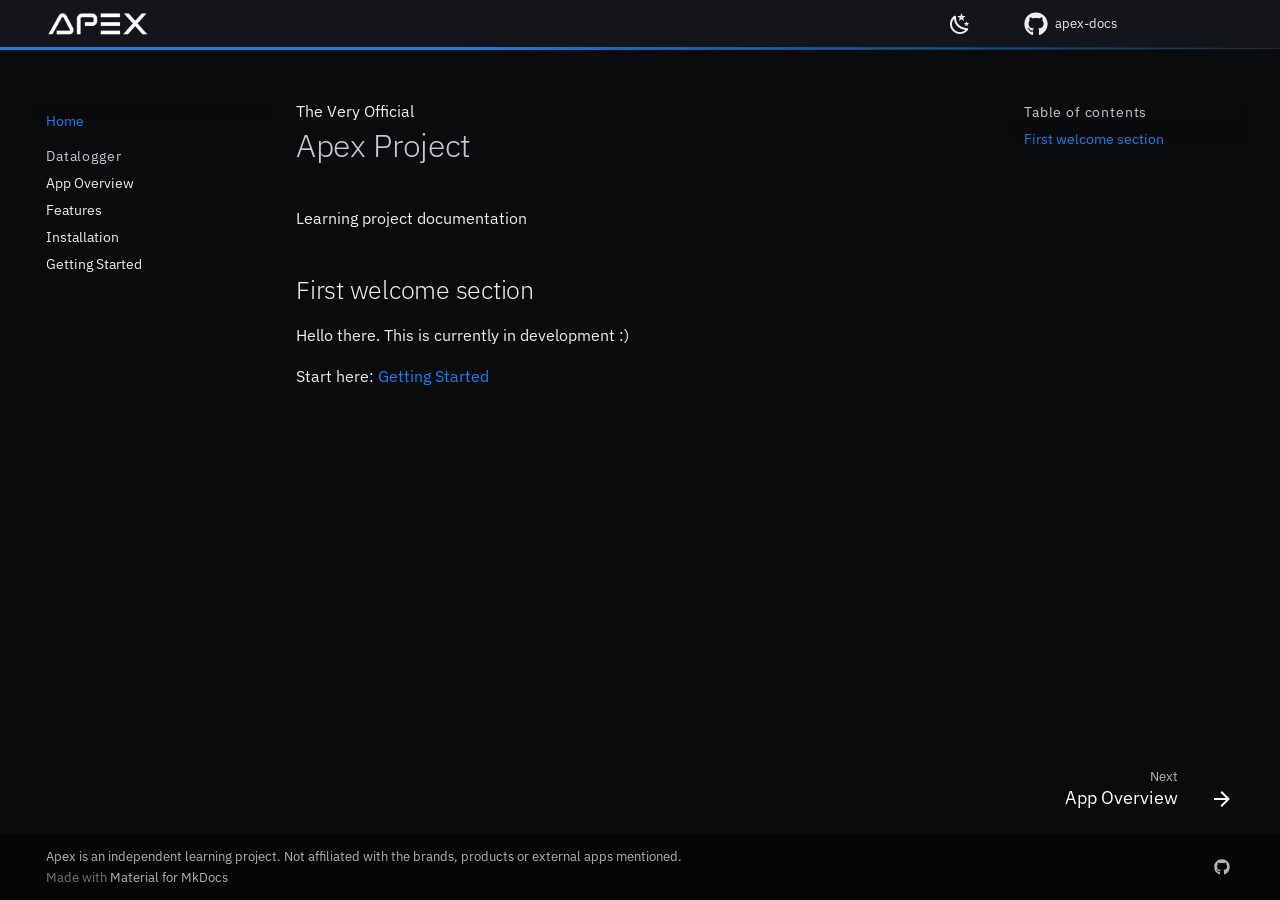
<file: index.html>
<!DOCTYPE html><html lang="en" class="no-js"><head>
    
      <meta charset="utf-8">
      <meta name="viewport" content="width=device-width,initial-scale=1">
      
        <meta name="description" content="Official Apex documentation">
      
      
        <meta name="author" content="FT">
      
      
        <link rel="canonical" href="https://fabetabilo.github.io/apex-docs/">
      
      
      
        <link rel="next" href="datalogger/app-overview/">
      
      
        
      
      
      <link rel="icon" href="assets/favicon.png">
      <meta name="generator" content="mkdocs-1.6.1, mkdocs-material-9.8.0">
    
    
      
        <title>Home - Apex</title>
      
    
    
      <link rel="stylesheet" href="assets/stylesheets/main.57a0d79d.min.css">
      
        
        <link rel="stylesheet" href="assets/stylesheets/palette.fb2fffe2.min.css">
      
      


    
    
      
    
    
      
        
        
        <link rel="preconnect" href="https://fonts.gstatic.com" crossorigin="">
        <link rel="stylesheet" href="https://fonts.googleapis.com/css?family=IBM+Plex+Sans:300,300i,400,400i,700,700i%7CJetBrains+Mono:400,400i,700,700i&amp;display=fallback">
        <style>:root{--md-text-font:"IBM Plex Sans";--md-code-font:"JetBrains Mono"}</style>
      
    
    
      <link rel="stylesheet" href="css/style.css">
    
    <script>__md_scope=new URL(".",location),__md_hash=e=>[...e].reduce(((e,_)=>(e<<5)-e+_.charCodeAt(0)),0),__md_get=(e,_=localStorage,t=__md_scope)=>JSON.parse(_.getItem(t.pathname+"."+e)),__md_set=(e,_,t=localStorage,a=__md_scope)=>{try{t.setItem(a.pathname+"."+e,JSON.stringify(_))}catch(e){}}</script>
    
      

    
    
  <link href="assets/stylesheets/glightbox.min.css" rel="stylesheet"><script src="assets/javascripts/glightbox.min.js"></script><style id="glightbox-style">
            html.glightbox-open { overflow: initial; height: 100%; }
            .gslide-title { margin-top: 0px; user-select: text; }
            .gslide-desc { color: #666; user-select: text; }
            .gslide-image img { background: white; }
            .gscrollbar-fixer { padding-right: 15px; }
            .gdesc-inner { font-size: 0.75rem; }
            body[data-md-color-scheme="slate"] .gdesc-inner { background: var(--md-default-bg-color); }
            body[data-md-color-scheme="slate"] .gslide-title { color: var(--md-default-fg-color); }
            body[data-md-color-scheme="slate"] .gslide-desc { color: var(--md-default-fg-color); }
        </style></head>
  
  
    
    
      
    
    
    
    
    <body dir="ltr" data-md-color-scheme="slate" data-md-color-primary="black" data-md-color-accent="red">
  
    
    <input class="md-toggle" data-md-toggle="drawer" type="checkbox" id="__drawer" autocomplete="off">
    <input class="md-toggle" data-md-toggle="search" type="checkbox" id="__search" autocomplete="off">
    <label class="md-overlay" for="__drawer"></label>
    <div data-md-component="skip">
      
        
        <a href="#apex-project" class="md-skip">
          Skip to content
        </a>
      
    </div>
    <div data-md-component="announce">
      
    </div>
    
    
      

  

<header class="md-header md-header--shadow" data-md-component="header">
  <nav class="md-header__inner md-grid" aria-label="Header">
    <a href="." title="Apex" class="md-header__button md-logo" aria-label="Apex" data-md-component="logo">
      
  <img src="assets/sml.png" alt="logo">

    </a>
    <label class="md-header__button md-icon" for="__drawer">
      
      <svg xmlns="http://www.w3.org/2000/svg" viewBox="0 0 24 24"><path d="M3 6h18v2H3zm0 5h18v2H3zm0 5h18v2H3z"></path></svg>
    </label>
    <div class="md-header__title" data-md-component="header-title">
      <div class="md-header__ellipsis">
        <div class="md-header__topic">
          <span class="md-ellipsis">
            Apex
          </span>
        </div>
        <div class="md-header__topic" data-md-component="header-topic">
          <span class="md-ellipsis">
            
              Home
            
          </span>
        </div>
      </div>
    </div>
    
      
        <form class="md-header__option" data-md-component="palette">
  
    
    
    
    <input class="md-option" data-md-color-media="" data-md-color-scheme="slate" data-md-color-primary="black" data-md-color-accent="red" aria-label="Switch to light mode" type="radio" name="__palette" id="__palette_0">
    
      <label class="md-header__button md-icon" title="Switch to light mode" for="__palette_1" hidden="">
        <svg xmlns="http://www.w3.org/2000/svg" viewBox="0 0 24 24"><path d="m17.75 4.09-2.53 1.94.91 3.06-2.63-1.81-2.63 1.81.91-3.06-2.53-1.94L12.44 4l1.06-3 1.06 3zm3.5 6.91-1.64 1.25.59 1.98-1.7-1.17-1.7 1.17.59-1.98L15.75 11l2.06-.05L18.5 9l.69 1.95zm-2.28 4.95c.83-.08 1.72 1.1 1.19 1.85-.32.45-.66.87-1.08 1.27C15.17 23 8.84 23 4.94 19.07c-3.91-3.9-3.91-10.24 0-14.14.4-.4.82-.76 1.27-1.08.75-.53 1.93.36 1.85 1.19-.27 2.86.69 5.83 2.89 8.02a9.96 9.96 0 0 0 8.02 2.89m-1.64 2.02a12.08 12.08 0 0 1-7.8-3.47c-2.17-2.19-3.33-5-3.49-7.82-2.81 3.14-2.7 7.96.31 10.98 3.02 3.01 7.84 3.12 10.98.31"></path></svg>
      </label>
    
  
    
    
    
    <input class="md-option" data-md-color-media="" data-md-color-scheme="default" data-md-color-primary="black" data-md-color-accent="red" aria-label="Switch to dark mode" type="radio" name="__palette" id="__palette_1">
    
      <label class="md-header__button md-icon" title="Switch to dark mode" for="__palette_0" hidden="">
        <svg xmlns="http://www.w3.org/2000/svg" viewBox="0 0 24 24"><path d="M12 7a5 5 0 0 1 5 5 5 5 0 0 1-5 5 5 5 0 0 1-5-5 5 5 0 0 1 5-5m0 2a3 3 0 0 0-3 3 3 3 0 0 0 3 3 3 3 0 0 0 3-3 3 3 0 0 0-3-3m0-7 2.39 3.42C13.65 5.15 12.84 5 12 5s-1.65.15-2.39.42zM3.34 7l4.16-.35A7.2 7.2 0 0 0 5.94 8.5c-.44.74-.69 1.5-.83 2.29zm.02 10 1.76-3.77a7.131 7.131 0 0 0 2.38 4.14zM20.65 7l-1.77 3.79a7.02 7.02 0 0 0-2.38-4.15zm-.01 10-4.14.36c.59-.51 1.12-1.14 1.54-1.86.42-.73.69-1.5.83-2.29zM12 22l-2.41-3.44c.74.27 1.55.44 2.41.44.82 0 1.63-.17 2.37-.44z"></path></svg>
      </label>
    
  
</form>
      
    
    
      <script>var palette=__md_get("__palette");if(palette&&palette.color){if("(prefers-color-scheme)"===palette.color.media){var media=matchMedia("(prefers-color-scheme: light)"),input=document.querySelector(media.matches?"[data-md-color-media='(prefers-color-scheme: light)']":"[data-md-color-media='(prefers-color-scheme: dark)']");palette.color.media=input.getAttribute("data-md-color-media"),palette.color.scheme=input.getAttribute("data-md-color-scheme"),palette.color.primary=input.getAttribute("data-md-color-primary"),palette.color.accent=input.getAttribute("data-md-color-accent")}for(var[key,value]of Object.entries(palette.color))document.body.setAttribute("data-md-color-"+key,value)}</script>
    
    
    
    
      <div class="md-header__source">
        <a href="https://github.com/fabetabilo/apex-docs" title="Go to repository" class="md-source" data-md-component="source">
  <div class="md-source__icon md-icon">
    
    <svg xmlns="http://www.w3.org/2000/svg" viewBox="0 0 512 512"><!--! Font Awesome Free 7.1.0 by @fontawesome - https://fontawesome.com License - https://fontawesome.com/license/free (Icons: CC BY 4.0, Fonts: SIL OFL 1.1, Code: MIT License) Copyright 2025 Fonticons, Inc.--><path d="M173.9 397.4c0 2-2.3 3.6-5.2 3.6-3.3.3-5.6-1.3-5.6-3.6 0-2 2.3-3.6 5.2-3.6 3-.3 5.6 1.3 5.6 3.6m-31.1-4.5c-.7 2 1.3 4.3 4.3 4.9 2.6 1 5.6 0 6.2-2s-1.3-4.3-4.3-5.2c-2.6-.7-5.5.3-6.2 2.3m44.2-1.7c-2.9.7-4.9 2.6-4.6 4.9.3 2 2.9 3.3 5.9 2.6 2.9-.7 4.9-2.6 4.6-4.6-.3-1.9-3-3.2-5.9-2.9M252.8 8C114.1 8 8 113.3 8 252c0 110.9 69.8 205.8 169.5 239.2 12.8 2.3 17.3-5.6 17.3-12.1 0-6.2-.3-40.4-.3-61.4 0 0-70 15-84.7-29.8 0 0-11.4-29.1-27.8-36.6 0 0-22.9-15.7 1.6-15.4 0 0 24.9 2 38.6 25.8 21.9 38.6 58.6 27.5 72.9 20.9 2.3-16 8.8-27.1 16-33.7-55.9-6.2-112.3-14.3-112.3-110.5 0-27.5 7.6-41.3 23.6-58.9-2.6-6.5-11.1-33.3 2.6-67.9 20.9-6.5 69 27 69 27 20-5.6 41.5-8.5 62.8-8.5s42.8 2.9 62.8 8.5c0 0 48.1-33.6 69-27 13.7 34.7 5.2 61.4 2.6 67.9 16 17.7 25.8 31.5 25.8 58.9 0 96.5-58.9 104.2-114.8 110.5 9.2 7.9 17 22.9 17 46.4 0 33.7-.3 75.4-.3 83.6 0 6.5 4.6 14.4 17.3 12.1C436.2 457.8 504 362.9 504 252 504 113.3 391.5 8 252.8 8M105.2 352.9c-1.3 1-1 3.3.7 5.2 1.6 1.6 3.9 2.3 5.2 1 1.3-1 1-3.3-.7-5.2-1.6-1.6-3.9-2.3-5.2-1m-10.8-8.1c-.7 1.3.3 2.9 2.3 3.9 1.6 1 3.6.7 4.3-.7.7-1.3-.3-2.9-2.3-3.9-2-.6-3.6-.3-4.3.7m32.4 35.6c-1.6 1.3-1 4.3 1.3 6.2 2.3 2.3 5.2 2.6 6.5 1 1.3-1.3.7-4.3-1.3-6.2-2.2-2.3-5.2-2.6-6.5-1m-11.4-14.7c-1.6 1-1.6 3.6 0 5.9s4.3 3.3 5.6 2.3c1.6-1.3 1.6-3.9 0-6.2-1.4-2.3-4-3.3-5.6-2"></path></svg>
  </div>
  <div class="md-source__repository">
    apex-docs
  </div>
</a>
      </div>
    
  </nav>
  
</header>
    
    <div class="md-container" data-md-component="container">
      
      
        
          
        
      
      <main class="md-main" data-md-component="main">
        <div class="md-main__inner md-grid">
          
            
              
              <div class="md-sidebar md-sidebar--primary" data-md-component="sidebar" data-md-type="navigation">
                <div class="md-sidebar__scrollwrap">
                  <div class="md-sidebar__inner">
                    



<nav class="md-nav md-nav--primary" aria-label="Navigation" data-md-level="0">
  <label class="md-nav__title" for="__drawer">
    <a href="." title="Apex" class="md-nav__button md-logo" aria-label="Apex" data-md-component="logo">
      
  <img src="assets/sml.png" alt="logo">

    </a>
    Apex
  </label>
  
    <div class="md-nav__source">
      <a href="https://github.com/fabetabilo/apex-docs" title="Go to repository" class="md-source" data-md-component="source">
  <div class="md-source__icon md-icon">
    
    <svg xmlns="http://www.w3.org/2000/svg" viewBox="0 0 512 512"><!--! Font Awesome Free 7.1.0 by @fontawesome - https://fontawesome.com License - https://fontawesome.com/license/free (Icons: CC BY 4.0, Fonts: SIL OFL 1.1, Code: MIT License) Copyright 2025 Fonticons, Inc.--><path d="M173.9 397.4c0 2-2.3 3.6-5.2 3.6-3.3.3-5.6-1.3-5.6-3.6 0-2 2.3-3.6 5.2-3.6 3-.3 5.6 1.3 5.6 3.6m-31.1-4.5c-.7 2 1.3 4.3 4.3 4.9 2.6 1 5.6 0 6.2-2s-1.3-4.3-4.3-5.2c-2.6-.7-5.5.3-6.2 2.3m44.2-1.7c-2.9.7-4.9 2.6-4.6 4.9.3 2 2.9 3.3 5.9 2.6 2.9-.7 4.9-2.6 4.6-4.6-.3-1.9-3-3.2-5.9-2.9M252.8 8C114.1 8 8 113.3 8 252c0 110.9 69.8 205.8 169.5 239.2 12.8 2.3 17.3-5.6 17.3-12.1 0-6.2-.3-40.4-.3-61.4 0 0-70 15-84.7-29.8 0 0-11.4-29.1-27.8-36.6 0 0-22.9-15.7 1.6-15.4 0 0 24.9 2 38.6 25.8 21.9 38.6 58.6 27.5 72.9 20.9 2.3-16 8.8-27.1 16-33.7-55.9-6.2-112.3-14.3-112.3-110.5 0-27.5 7.6-41.3 23.6-58.9-2.6-6.5-11.1-33.3 2.6-67.9 20.9-6.5 69 27 69 27 20-5.6 41.5-8.5 62.8-8.5s42.8 2.9 62.8 8.5c0 0 48.1-33.6 69-27 13.7 34.7 5.2 61.4 2.6 67.9 16 17.7 25.8 31.5 25.8 58.9 0 96.5-58.9 104.2-114.8 110.5 9.2 7.9 17 22.9 17 46.4 0 33.7-.3 75.4-.3 83.6 0 6.5 4.6 14.4 17.3 12.1C436.2 457.8 504 362.9 504 252 504 113.3 391.5 8 252.8 8M105.2 352.9c-1.3 1-1 3.3.7 5.2 1.6 1.6 3.9 2.3 5.2 1 1.3-1 1-3.3-.7-5.2-1.6-1.6-3.9-2.3-5.2-1m-10.8-8.1c-.7 1.3.3 2.9 2.3 3.9 1.6 1 3.6.7 4.3-.7.7-1.3-.3-2.9-2.3-3.9-2-.6-3.6-.3-4.3.7m32.4 35.6c-1.6 1.3-1 4.3 1.3 6.2 2.3 2.3 5.2 2.6 6.5 1 1.3-1.3.7-4.3-1.3-6.2-2.2-2.3-5.2-2.6-6.5-1m-11.4-14.7c-1.6 1-1.6 3.6 0 5.9s4.3 3.3 5.6 2.3c1.6-1.3 1.6-3.9 0-6.2-1.4-2.3-4-3.3-5.6-2"></path></svg>
  </div>
  <div class="md-source__repository">
    apex-docs
  </div>
</a>
    </div>
  
  <ul class="md-nav__list" data-md-scrollfix="">
    
      
      
  
  
    
  
  
  
    <li class="md-nav__item md-nav__item--active">
      
      <input class="md-nav__toggle md-toggle" type="checkbox" id="__toc">
      
      
        
      
      
        <label class="md-nav__link md-nav__link--active" for="__toc">
          
  
  
  <span class="md-ellipsis">
    
  
    Home
  

    
  </span>
  
  

          <span class="md-nav__icon md-icon"></span>
        </label>
      
      <a href="." class="md-nav__link md-nav__link--active">
        
  
  
  <span class="md-ellipsis">
    
  
    Home
  

    
  </span>
  
  

      </a>
      
        

<nav class="md-nav md-nav--secondary" aria-label="Table of contents">
  
  
  
    
  
  
    <label class="md-nav__title" for="__toc">
      <span class="md-nav__icon md-icon"></span>
      Table of contents
    </label>
    <ul class="md-nav__list" data-md-component="toc" data-md-scrollfix="">
      
        <li class="md-nav__item">
  <a href="#first-welcome-section" class="md-nav__link">
    <span class="md-ellipsis">
      
        First welcome section
      
    </span>
  </a>
  
</li>
      
    </ul>
  
</nav>
      
    </li>
  

    
      
      
  
  
  
  
    
    
      
        
      
        
      
        
      
        
      
    
    
    
      
        
        
      
    
    
    <li class="md-nav__item md-nav__item--section md-nav__item--nested">
      
        
        
        <input class="md-nav__toggle md-toggle " type="checkbox" id="__nav_2">
        
          
          <label class="md-nav__link" for="__nav_2" id="__nav_2_label" tabindex="">
            
  
  
  <span class="md-ellipsis">
    
  
    Datalogger
  

    
  </span>
  
  

            <span class="md-nav__icon md-icon"></span>
          </label>
        
        <nav class="md-nav" data-md-level="1" aria-labelledby="__nav_2_label" aria-expanded="false">
          <label class="md-nav__title" for="__nav_2">
            <span class="md-nav__icon md-icon"></span>
            
  
    Datalogger
  

          </label>
          <ul class="md-nav__list" data-md-scrollfix="">
            
              
                
  
  
  
  
    <li class="md-nav__item">
      <a href="datalogger/app-overview/" class="md-nav__link">
        
  
  
  <span class="md-ellipsis">
    
  
    App Overview
  

    
  </span>
  
  

      </a>
    </li>
  

              
            
              
                
  
  
  
  
    <li class="md-nav__item">
      <a href="datalogger/features/" class="md-nav__link">
        
  
  
  <span class="md-ellipsis">
    
  
    Features
  

    
  </span>
  
  

      </a>
    </li>
  

              
            
              
                
  
  
  
  
    <li class="md-nav__item">
      <a href="datalogger/installation/" class="md-nav__link">
        
  
  
  <span class="md-ellipsis">
    
  
    Installation
  

    
  </span>
  
  

      </a>
    </li>
  

              
            
              
                
  
  
  
  
    <li class="md-nav__item">
      <a href="datalogger/getting-started/" class="md-nav__link">
        
  
  
  <span class="md-ellipsis">
    
  
    Getting Started
  

    
  </span>
  
  

      </a>
    </li>
  

              
            
          </ul>
        </nav>
      
    </li>
  

    
  </ul>
</nav>
                  </div>
                </div>
              </div>
            
            
              
              <div class="md-sidebar md-sidebar--secondary" data-md-component="sidebar" data-md-type="toc">
                <div class="md-sidebar__scrollwrap">
                  <div class="md-sidebar__inner">
                    

<nav class="md-nav md-nav--secondary" aria-label="Table of contents">
  
  
  
    
  
  
    <label class="md-nav__title" for="__toc">
      <span class="md-nav__icon md-icon"></span>
      Table of contents
    </label>
    <ul class="md-nav__list" data-md-component="toc" data-md-scrollfix="">
      
        <li class="md-nav__item">
  <a href="#first-welcome-section" class="md-nav__link">
    <span class="md-ellipsis">
      
        First welcome section
      
    </span>
  </a>
  
</li>
      
    </ul>
  
</nav>
                  </div>
                </div>
              </div>
            
          
          
            <div class="md-content" data-md-component="content">
              
              <article class="md-content__inner md-typeset">
                
                  


  
  


<div class="at-hero">
<div class="at-hero__eyebrow">The Very Official</div>
<h1 id="apex-project">Apex Project</h1>
<p>Learning project documentation</p>
<h2 id="first-welcome-section">First welcome section</h2>
<p>Hello there. This is currently in development :)</p>
</div>
<p>Start here: <a href="datalogger/getting-started/">Getting Started</a></p>







  
  






                
              </article>
            </div>
          
          
<script>var target=document.getElementById(location.hash.slice(1));target&&target.name&&(target.checked=target.name.startsWith("__tabbed_"))</script>
        </div>
        
          <button type="button" class="md-top md-icon" data-md-component="top" hidden="">
  
  <svg xmlns="http://www.w3.org/2000/svg" viewBox="0 0 24 24"><path d="M13 20h-2V8l-5.5 5.5-1.42-1.42L12 4.16l7.92 7.92-1.42 1.42L13 8z"></path></svg>
  Back to top
</button>
        
      </main>
      
        <footer class="md-footer">
  
    
      
      <nav class="md-footer__inner md-grid" aria-label="Footer">
        
        
          
          <a href="datalogger/app-overview/" class="md-footer__link md-footer__link--next" aria-label="Next: App Overview">
            <div class="md-footer__title">
              <span class="md-footer__direction">
                Next
              </span>
              <div class="md-ellipsis">
                App Overview
              </div>
            </div>
            <div class="md-footer__button md-icon">
              
              <svg xmlns="http://www.w3.org/2000/svg" viewBox="0 0 24 24"><path d="M4 11v2h12l-5.5 5.5 1.42 1.42L19.84 12l-7.92-7.92L10.5 5.5 16 11z"></path></svg>
            </div>
          </a>
        
      </nav>
    
  
  <div class="md-footer-meta md-typeset">
    <div class="md-footer-meta__inner md-grid">
      <div class="md-copyright">
  
    <div class="md-copyright__highlight">
      Apex is an independent learning project. Not affiliated with the brands, products or external apps mentioned.

    </div>
  
  
    Made with
    <a href="https://squidfunk.github.io/mkdocs-material/" target="_blank" rel="noopener">
      Material for MkDocs
    </a>
  
</div>
      
        
<div class="md-social">
  
    
    
    
    
      
      
    
    <a href="https://github.com/fabetabilo/apex-docs" target="_blank" rel="noopener" title="github.com" class="md-social__link">
      <svg xmlns="http://www.w3.org/2000/svg" viewBox="0 0 512 512"><!--! Font Awesome Free 7.1.0 by @fontawesome - https://fontawesome.com License - https://fontawesome.com/license/free (Icons: CC BY 4.0, Fonts: SIL OFL 1.1, Code: MIT License) Copyright 2025 Fonticons, Inc.--><path d="M173.9 397.4c0 2-2.3 3.6-5.2 3.6-3.3.3-5.6-1.3-5.6-3.6 0-2 2.3-3.6 5.2-3.6 3-.3 5.6 1.3 5.6 3.6m-31.1-4.5c-.7 2 1.3 4.3 4.3 4.9 2.6 1 5.6 0 6.2-2s-1.3-4.3-4.3-5.2c-2.6-.7-5.5.3-6.2 2.3m44.2-1.7c-2.9.7-4.9 2.6-4.6 4.9.3 2 2.9 3.3 5.9 2.6 2.9-.7 4.9-2.6 4.6-4.6-.3-1.9-3-3.2-5.9-2.9M252.8 8C114.1 8 8 113.3 8 252c0 110.9 69.8 205.8 169.5 239.2 12.8 2.3 17.3-5.6 17.3-12.1 0-6.2-.3-40.4-.3-61.4 0 0-70 15-84.7-29.8 0 0-11.4-29.1-27.8-36.6 0 0-22.9-15.7 1.6-15.4 0 0 24.9 2 38.6 25.8 21.9 38.6 58.6 27.5 72.9 20.9 2.3-16 8.8-27.1 16-33.7-55.9-6.2-112.3-14.3-112.3-110.5 0-27.5 7.6-41.3 23.6-58.9-2.6-6.5-11.1-33.3 2.6-67.9 20.9-6.5 69 27 69 27 20-5.6 41.5-8.5 62.8-8.5s42.8 2.9 62.8 8.5c0 0 48.1-33.6 69-27 13.7 34.7 5.2 61.4 2.6 67.9 16 17.7 25.8 31.5 25.8 58.9 0 96.5-58.9 104.2-114.8 110.5 9.2 7.9 17 22.9 17 46.4 0 33.7-.3 75.4-.3 83.6 0 6.5 4.6 14.4 17.3 12.1C436.2 457.8 504 362.9 504 252 504 113.3 391.5 8 252.8 8M105.2 352.9c-1.3 1-1 3.3.7 5.2 1.6 1.6 3.9 2.3 5.2 1 1.3-1 1-3.3-.7-5.2-1.6-1.6-3.9-2.3-5.2-1m-10.8-8.1c-.7 1.3.3 2.9 2.3 3.9 1.6 1 3.6.7 4.3-.7.7-1.3-.3-2.9-2.3-3.9-2-.6-3.6-.3-4.3.7m32.4 35.6c-1.6 1.3-1 4.3 1.3 6.2 2.3 2.3 5.2 2.6 6.5 1 1.3-1.3.7-4.3-1.3-6.2-2.2-2.3-5.2-2.6-6.5-1m-11.4-14.7c-1.6 1-1.6 3.6 0 5.9s4.3 3.3 5.6 2.3c1.6-1.3 1.6-3.9 0-6.2-1.4-2.3-4-3.3-5.6-2"></path></svg>
    </a>
  
</div>
      
    </div>
  </div>
</footer>
      
    </div>
    <div class="md-dialog" data-md-component="dialog">
      <div class="md-dialog__inner md-typeset"></div>
    </div>
    
      <div class="md-progress" data-md-component="progress" role="progressbar"></div>
    
    
    
      
      
      <script id="__config" type="application/json">{"annotate": null, "base": ".", "features": ["navigation.instant", "navigation.instant.progress", "navigation.tracking", "navigation.sections", "navigation.indexes", "navigation.top", "navigation.footer", "toc.follow", "search.suggest", "search.highlight", "content.code.copy"], "search": "assets/javascripts/workers/search.a7633da7.min.js", "tags": null, "translations": {"clipboard.copied": "Copied to clipboard", "clipboard.copy": "Copy to clipboard", "search.result.more.one": "1 more on this page", "search.result.more.other": "# more on this page", "search.result.none": "No matching documents", "search.result.one": "1 matching document", "search.result.other": "# matching documents", "search.result.placeholder": "Type to start searching", "search.result.term.missing": "Missing", "select.version": "Select version"}, "version": null}</script>
    
    
      <script src="assets/javascripts/bundle.c21346df.min.js"></script>
      
    
  
<script id="init-glightbox">const lightbox = GLightbox({"touchNavigation": true, "loop": false, "zoomable": true, "draggable": true, "openEffect": "zoom", "closeEffect": "zoom", "slideEffect": "slide"});
document$.subscribe(()=>{ lightbox.reload(); });
</script></body></html>
</file>
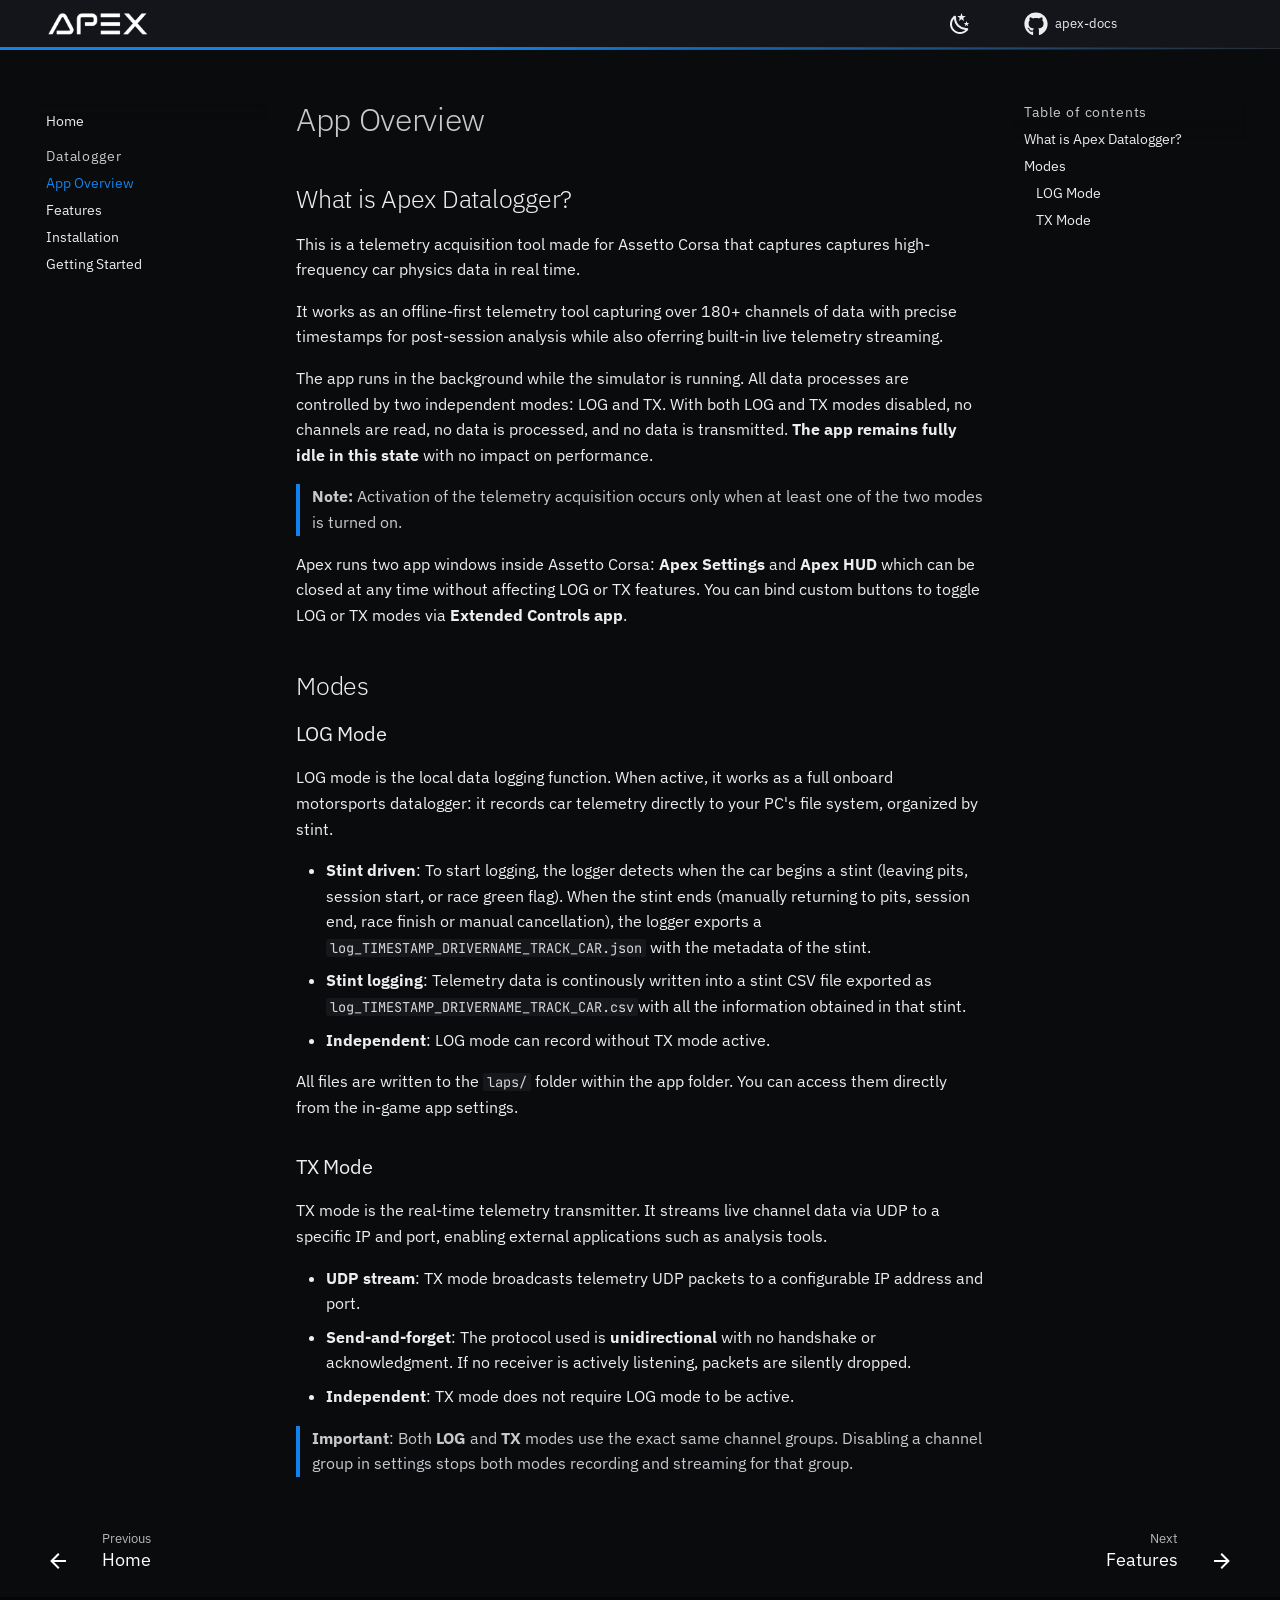
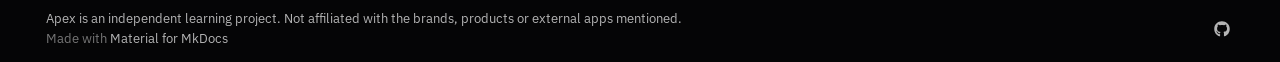
<file: datalogger/app-overview/index.html>
<!DOCTYPE html><html lang="en" class="no-js"><head>
    
      <meta charset="utf-8">
      <meta name="viewport" content="width=device-width,initial-scale=1">
      
        <meta name="description" content="Official documentation for Apex project.">
      
      
        <meta name="author" content="FT">
      
      
        <link rel="canonical" href="https://fabetabilo.github.io/apex-docs/datalogger/app-overview/">
      
      
        <link rel="prev" href="../..">
      
      
        <link rel="next" href="../features/">
      
      
        
      
      
      <link rel="icon" href="../../assets/favicon.png">
      <meta name="generator" content="mkdocs-1.6.1, mkdocs-material-9.8.0">
    
    
      
        <title>App Overview - Apex</title>
      
    
    
      <link rel="stylesheet" href="../../assets/stylesheets/main.57a0d79d.min.css">
      
        
        <link rel="stylesheet" href="../../assets/stylesheets/palette.fb2fffe2.min.css">
      
      


    
    
      
    
    
      
        
        
        <link rel="preconnect" href="https://fonts.gstatic.com" crossorigin="">
        <link rel="stylesheet" href="https://fonts.googleapis.com/css?family=IBM+Plex+Sans:300,300i,400,400i,700,700i%7CJetBrains+Mono:400,400i,700,700i&amp;display=fallback">
        <style>:root{--md-text-font:"IBM Plex Sans";--md-code-font:"JetBrains Mono"}</style>
      
    
    
      <link rel="stylesheet" href="../../css/style.css">
    
    <script>__md_scope=new URL("../..",location),__md_hash=e=>[...e].reduce(((e,_)=>(e<<5)-e+_.charCodeAt(0)),0),__md_get=(e,_=localStorage,t=__md_scope)=>JSON.parse(_.getItem(t.pathname+"."+e)),__md_set=(e,_,t=localStorage,a=__md_scope)=>{try{t.setItem(a.pathname+"."+e,JSON.stringify(_))}catch(e){}}</script>
    
      

    
    
  <link href="../../assets/stylesheets/glightbox.min.css" rel="stylesheet"><script src="../../assets/javascripts/glightbox.min.js"></script><style id="glightbox-style">
            html.glightbox-open { overflow: initial; height: 100%; }
            .gslide-title { margin-top: 0px; user-select: text; }
            .gslide-desc { color: #666; user-select: text; }
            .gslide-image img { background: white; }
            .gscrollbar-fixer { padding-right: 15px; }
            .gdesc-inner { font-size: 0.75rem; }
            body[data-md-color-scheme="slate"] .gdesc-inner { background: var(--md-default-bg-color); }
            body[data-md-color-scheme="slate"] .gslide-title { color: var(--md-default-fg-color); }
            body[data-md-color-scheme="slate"] .gslide-desc { color: var(--md-default-fg-color); }
        </style></head>
  
  
    
    
      
    
    
    
    
    <body dir="ltr" data-md-color-scheme="slate" data-md-color-primary="black" data-md-color-accent="red">
  
    
    <input class="md-toggle" data-md-toggle="drawer" type="checkbox" id="__drawer" autocomplete="off">
    <input class="md-toggle" data-md-toggle="search" type="checkbox" id="__search" autocomplete="off">
    <label class="md-overlay" for="__drawer"></label>
    <div data-md-component="skip">
      
        
        <a href="#app-overview" class="md-skip">
          Skip to content
        </a>
      
    </div>
    <div data-md-component="announce">
      
    </div>
    
    
      

  

<header class="md-header md-header--shadow" data-md-component="header">
  <nav class="md-header__inner md-grid" aria-label="Header">
    <a href="../.." title="Apex" class="md-header__button md-logo" aria-label="Apex" data-md-component="logo">
      
  <img src="../../assets/sml.png" alt="logo">

    </a>
    <label class="md-header__button md-icon" for="__drawer">
      
      <svg xmlns="http://www.w3.org/2000/svg" viewBox="0 0 24 24"><path d="M3 6h18v2H3zm0 5h18v2H3zm0 5h18v2H3z"></path></svg>
    </label>
    <div class="md-header__title" data-md-component="header-title">
      <div class="md-header__ellipsis">
        <div class="md-header__topic">
          <span class="md-ellipsis">
            Apex
          </span>
        </div>
        <div class="md-header__topic" data-md-component="header-topic">
          <span class="md-ellipsis">
            
              App Overview
            
          </span>
        </div>
      </div>
    </div>
    
      
        <form class="md-header__option" data-md-component="palette">
  
    
    
    
    <input class="md-option" data-md-color-media="" data-md-color-scheme="slate" data-md-color-primary="black" data-md-color-accent="red" aria-label="Switch to light mode" type="radio" name="__palette" id="__palette_0">
    
      <label class="md-header__button md-icon" title="Switch to light mode" for="__palette_1" hidden="">
        <svg xmlns="http://www.w3.org/2000/svg" viewBox="0 0 24 24"><path d="m17.75 4.09-2.53 1.94.91 3.06-2.63-1.81-2.63 1.81.91-3.06-2.53-1.94L12.44 4l1.06-3 1.06 3zm3.5 6.91-1.64 1.25.59 1.98-1.7-1.17-1.7 1.17.59-1.98L15.75 11l2.06-.05L18.5 9l.69 1.95zm-2.28 4.95c.83-.08 1.72 1.1 1.19 1.85-.32.45-.66.87-1.08 1.27C15.17 23 8.84 23 4.94 19.07c-3.91-3.9-3.91-10.24 0-14.14.4-.4.82-.76 1.27-1.08.75-.53 1.93.36 1.85 1.19-.27 2.86.69 5.83 2.89 8.02a9.96 9.96 0 0 0 8.02 2.89m-1.64 2.02a12.08 12.08 0 0 1-7.8-3.47c-2.17-2.19-3.33-5-3.49-7.82-2.81 3.14-2.7 7.96.31 10.98 3.02 3.01 7.84 3.12 10.98.31"></path></svg>
      </label>
    
  
    
    
    
    <input class="md-option" data-md-color-media="" data-md-color-scheme="default" data-md-color-primary="black" data-md-color-accent="red" aria-label="Switch to dark mode" type="radio" name="__palette" id="__palette_1">
    
      <label class="md-header__button md-icon" title="Switch to dark mode" for="__palette_0" hidden="">
        <svg xmlns="http://www.w3.org/2000/svg" viewBox="0 0 24 24"><path d="M12 7a5 5 0 0 1 5 5 5 5 0 0 1-5 5 5 5 0 0 1-5-5 5 5 0 0 1 5-5m0 2a3 3 0 0 0-3 3 3 3 0 0 0 3 3 3 3 0 0 0 3-3 3 3 0 0 0-3-3m0-7 2.39 3.42C13.65 5.15 12.84 5 12 5s-1.65.15-2.39.42zM3.34 7l4.16-.35A7.2 7.2 0 0 0 5.94 8.5c-.44.74-.69 1.5-.83 2.29zm.02 10 1.76-3.77a7.131 7.131 0 0 0 2.38 4.14zM20.65 7l-1.77 3.79a7.02 7.02 0 0 0-2.38-4.15zm-.01 10-4.14.36c.59-.51 1.12-1.14 1.54-1.86.42-.73.69-1.5.83-2.29zM12 22l-2.41-3.44c.74.27 1.55.44 2.41.44.82 0 1.63-.17 2.37-.44z"></path></svg>
      </label>
    
  
</form>
      
    
    
      <script>var palette=__md_get("__palette");if(palette&&palette.color){if("(prefers-color-scheme)"===palette.color.media){var media=matchMedia("(prefers-color-scheme: light)"),input=document.querySelector(media.matches?"[data-md-color-media='(prefers-color-scheme: light)']":"[data-md-color-media='(prefers-color-scheme: dark)']");palette.color.media=input.getAttribute("data-md-color-media"),palette.color.scheme=input.getAttribute("data-md-color-scheme"),palette.color.primary=input.getAttribute("data-md-color-primary"),palette.color.accent=input.getAttribute("data-md-color-accent")}for(var[key,value]of Object.entries(palette.color))document.body.setAttribute("data-md-color-"+key,value)}</script>
    
    
    
    
      <div class="md-header__source">
        <a href="https://github.com/fabetabilo/apex-docs" title="Go to repository" class="md-source" data-md-component="source">
  <div class="md-source__icon md-icon">
    
    <svg xmlns="http://www.w3.org/2000/svg" viewBox="0 0 512 512"><!--! Font Awesome Free 7.1.0 by @fontawesome - https://fontawesome.com License - https://fontawesome.com/license/free (Icons: CC BY 4.0, Fonts: SIL OFL 1.1, Code: MIT License) Copyright 2025 Fonticons, Inc.--><path d="M173.9 397.4c0 2-2.3 3.6-5.2 3.6-3.3.3-5.6-1.3-5.6-3.6 0-2 2.3-3.6 5.2-3.6 3-.3 5.6 1.3 5.6 3.6m-31.1-4.5c-.7 2 1.3 4.3 4.3 4.9 2.6 1 5.6 0 6.2-2s-1.3-4.3-4.3-5.2c-2.6-.7-5.5.3-6.2 2.3m44.2-1.7c-2.9.7-4.9 2.6-4.6 4.9.3 2 2.9 3.3 5.9 2.6 2.9-.7 4.9-2.6 4.6-4.6-.3-1.9-3-3.2-5.9-2.9M252.8 8C114.1 8 8 113.3 8 252c0 110.9 69.8 205.8 169.5 239.2 12.8 2.3 17.3-5.6 17.3-12.1 0-6.2-.3-40.4-.3-61.4 0 0-70 15-84.7-29.8 0 0-11.4-29.1-27.8-36.6 0 0-22.9-15.7 1.6-15.4 0 0 24.9 2 38.6 25.8 21.9 38.6 58.6 27.5 72.9 20.9 2.3-16 8.8-27.1 16-33.7-55.9-6.2-112.3-14.3-112.3-110.5 0-27.5 7.6-41.3 23.6-58.9-2.6-6.5-11.1-33.3 2.6-67.9 20.9-6.5 69 27 69 27 20-5.6 41.5-8.5 62.8-8.5s42.8 2.9 62.8 8.5c0 0 48.1-33.6 69-27 13.7 34.7 5.2 61.4 2.6 67.9 16 17.7 25.8 31.5 25.8 58.9 0 96.5-58.9 104.2-114.8 110.5 9.2 7.9 17 22.9 17 46.4 0 33.7-.3 75.4-.3 83.6 0 6.5 4.6 14.4 17.3 12.1C436.2 457.8 504 362.9 504 252 504 113.3 391.5 8 252.8 8M105.2 352.9c-1.3 1-1 3.3.7 5.2 1.6 1.6 3.9 2.3 5.2 1 1.3-1 1-3.3-.7-5.2-1.6-1.6-3.9-2.3-5.2-1m-10.8-8.1c-.7 1.3.3 2.9 2.3 3.9 1.6 1 3.6.7 4.3-.7.7-1.3-.3-2.9-2.3-3.9-2-.6-3.6-.3-4.3.7m32.4 35.6c-1.6 1.3-1 4.3 1.3 6.2 2.3 2.3 5.2 2.6 6.5 1 1.3-1.3.7-4.3-1.3-6.2-2.2-2.3-5.2-2.6-6.5-1m-11.4-14.7c-1.6 1-1.6 3.6 0 5.9s4.3 3.3 5.6 2.3c1.6-1.3 1.6-3.9 0-6.2-1.4-2.3-4-3.3-5.6-2"></path></svg>
  </div>
  <div class="md-source__repository">
    apex-docs
  </div>
</a>
      </div>
    
  </nav>
  
</header>
    
    <div class="md-container" data-md-component="container">
      
      
        
          
        
      
      <main class="md-main" data-md-component="main">
        <div class="md-main__inner md-grid">
          
            
              
              <div class="md-sidebar md-sidebar--primary" data-md-component="sidebar" data-md-type="navigation">
                <div class="md-sidebar__scrollwrap">
                  <div class="md-sidebar__inner">
                    



<nav class="md-nav md-nav--primary" aria-label="Navigation" data-md-level="0">
  <label class="md-nav__title" for="__drawer">
    <a href="../.." title="Apex" class="md-nav__button md-logo" aria-label="Apex" data-md-component="logo">
      
  <img src="../../assets/sml.png" alt="logo">

    </a>
    Apex
  </label>
  
    <div class="md-nav__source">
      <a href="https://github.com/fabetabilo/apex-docs" title="Go to repository" class="md-source" data-md-component="source">
  <div class="md-source__icon md-icon">
    
    <svg xmlns="http://www.w3.org/2000/svg" viewBox="0 0 512 512"><!--! Font Awesome Free 7.1.0 by @fontawesome - https://fontawesome.com License - https://fontawesome.com/license/free (Icons: CC BY 4.0, Fonts: SIL OFL 1.1, Code: MIT License) Copyright 2025 Fonticons, Inc.--><path d="M173.9 397.4c0 2-2.3 3.6-5.2 3.6-3.3.3-5.6-1.3-5.6-3.6 0-2 2.3-3.6 5.2-3.6 3-.3 5.6 1.3 5.6 3.6m-31.1-4.5c-.7 2 1.3 4.3 4.3 4.9 2.6 1 5.6 0 6.2-2s-1.3-4.3-4.3-5.2c-2.6-.7-5.5.3-6.2 2.3m44.2-1.7c-2.9.7-4.9 2.6-4.6 4.9.3 2 2.9 3.3 5.9 2.6 2.9-.7 4.9-2.6 4.6-4.6-.3-1.9-3-3.2-5.9-2.9M252.8 8C114.1 8 8 113.3 8 252c0 110.9 69.8 205.8 169.5 239.2 12.8 2.3 17.3-5.6 17.3-12.1 0-6.2-.3-40.4-.3-61.4 0 0-70 15-84.7-29.8 0 0-11.4-29.1-27.8-36.6 0 0-22.9-15.7 1.6-15.4 0 0 24.9 2 38.6 25.8 21.9 38.6 58.6 27.5 72.9 20.9 2.3-16 8.8-27.1 16-33.7-55.9-6.2-112.3-14.3-112.3-110.5 0-27.5 7.6-41.3 23.6-58.9-2.6-6.5-11.1-33.3 2.6-67.9 20.9-6.5 69 27 69 27 20-5.6 41.5-8.5 62.8-8.5s42.8 2.9 62.8 8.5c0 0 48.1-33.6 69-27 13.7 34.7 5.2 61.4 2.6 67.9 16 17.7 25.8 31.5 25.8 58.9 0 96.5-58.9 104.2-114.8 110.5 9.2 7.9 17 22.9 17 46.4 0 33.7-.3 75.4-.3 83.6 0 6.5 4.6 14.4 17.3 12.1C436.2 457.8 504 362.9 504 252 504 113.3 391.5 8 252.8 8M105.2 352.9c-1.3 1-1 3.3.7 5.2 1.6 1.6 3.9 2.3 5.2 1 1.3-1 1-3.3-.7-5.2-1.6-1.6-3.9-2.3-5.2-1m-10.8-8.1c-.7 1.3.3 2.9 2.3 3.9 1.6 1 3.6.7 4.3-.7.7-1.3-.3-2.9-2.3-3.9-2-.6-3.6-.3-4.3.7m32.4 35.6c-1.6 1.3-1 4.3 1.3 6.2 2.3 2.3 5.2 2.6 6.5 1 1.3-1.3.7-4.3-1.3-6.2-2.2-2.3-5.2-2.6-6.5-1m-11.4-14.7c-1.6 1-1.6 3.6 0 5.9s4.3 3.3 5.6 2.3c1.6-1.3 1.6-3.9 0-6.2-1.4-2.3-4-3.3-5.6-2"></path></svg>
  </div>
  <div class="md-source__repository">
    apex-docs
  </div>
</a>
    </div>
  
  <ul class="md-nav__list" data-md-scrollfix="">
    
      
      
  
  
  
  
    <li class="md-nav__item">
      <a href="../.." class="md-nav__link">
        
  
  
  <span class="md-ellipsis">
    
  
    Home
  

    
  </span>
  
  

      </a>
    </li>
  

    
      
      
  
  
    
  
  
  
    
    
      
        
      
        
      
        
      
        
      
    
    
    
      
        
        
      
    
    
    <li class="md-nav__item md-nav__item--active md-nav__item--section md-nav__item--nested">
      
        
        
        <input class="md-nav__toggle md-toggle " type="checkbox" id="__nav_2" checked="">
        
          
          <label class="md-nav__link" for="__nav_2" id="__nav_2_label" tabindex="">
            
  
  
  <span class="md-ellipsis">
    
  
    Datalogger
  

    
  </span>
  
  

            <span class="md-nav__icon md-icon"></span>
          </label>
        
        <nav class="md-nav" data-md-level="1" aria-labelledby="__nav_2_label" aria-expanded="true">
          <label class="md-nav__title" for="__nav_2">
            <span class="md-nav__icon md-icon"></span>
            
  
    Datalogger
  

          </label>
          <ul class="md-nav__list" data-md-scrollfix="">
            
              
                
  
  
    
  
  
  
    <li class="md-nav__item md-nav__item--active">
      
      <input class="md-nav__toggle md-toggle" type="checkbox" id="__toc">
      
      
        
      
      
        <label class="md-nav__link md-nav__link--active" for="__toc">
          
  
  
  <span class="md-ellipsis">
    
  
    App Overview
  

    
  </span>
  
  

          <span class="md-nav__icon md-icon"></span>
        </label>
      
      <a href="./" class="md-nav__link md-nav__link--active">
        
  
  
  <span class="md-ellipsis">
    
  
    App Overview
  

    
  </span>
  
  

      </a>
      
        

<nav class="md-nav md-nav--secondary" aria-label="Table of contents">
  
  
  
    
  
  
    <label class="md-nav__title" for="__toc">
      <span class="md-nav__icon md-icon"></span>
      Table of contents
    </label>
    <ul class="md-nav__list" data-md-component="toc" data-md-scrollfix="">
      
        <li class="md-nav__item">
  <a href="#what-is-apex-datalogger" class="md-nav__link">
    <span class="md-ellipsis">
      
        What is Apex Datalogger?
      
    </span>
  </a>
  
</li>
      
        <li class="md-nav__item">
  <a href="#modes" class="md-nav__link">
    <span class="md-ellipsis">
      
        Modes
      
    </span>
  </a>
  
    <nav class="md-nav" aria-label="Modes">
      <ul class="md-nav__list">
        
          <li class="md-nav__item">
  <a href="#log-mode" class="md-nav__link">
    <span class="md-ellipsis">
      
        LOG Mode
      
    </span>
  </a>
  
</li>
        
          <li class="md-nav__item">
  <a href="#tx-mode" class="md-nav__link">
    <span class="md-ellipsis">
      
        TX Mode
      
    </span>
  </a>
  
</li>
        
      </ul>
    </nav>
  
</li>
      
    </ul>
  
</nav>
      
    </li>
  

              
            
              
                
  
  
  
  
    <li class="md-nav__item">
      <a href="../features/" class="md-nav__link">
        
  
  
  <span class="md-ellipsis">
    
  
    Features
  

    
  </span>
  
  

      </a>
    </li>
  

              
            
              
                
  
  
  
  
    <li class="md-nav__item">
      <a href="../installation/" class="md-nav__link">
        
  
  
  <span class="md-ellipsis">
    
  
    Installation
  

    
  </span>
  
  

      </a>
    </li>
  

              
            
              
                
  
  
  
  
    <li class="md-nav__item">
      <a href="../getting-started/" class="md-nav__link">
        
  
  
  <span class="md-ellipsis">
    
  
    Getting Started
  

    
  </span>
  
  

      </a>
    </li>
  

              
            
          </ul>
        </nav>
      
    </li>
  

    
  </ul>
</nav>
                  </div>
                </div>
              </div>
            
            
              
              <div class="md-sidebar md-sidebar--secondary" data-md-component="sidebar" data-md-type="toc">
                <div class="md-sidebar__scrollwrap">
                  <div class="md-sidebar__inner">
                    

<nav class="md-nav md-nav--secondary" aria-label="Table of contents">
  
  
  
    
  
  
    <label class="md-nav__title" for="__toc">
      <span class="md-nav__icon md-icon"></span>
      Table of contents
    </label>
    <ul class="md-nav__list" data-md-component="toc" data-md-scrollfix="">
      
        <li class="md-nav__item">
  <a href="#what-is-apex-datalogger" class="md-nav__link">
    <span class="md-ellipsis">
      
        What is Apex Datalogger?
      
    </span>
  </a>
  
</li>
      
        <li class="md-nav__item">
  <a href="#modes" class="md-nav__link">
    <span class="md-ellipsis">
      
        Modes
      
    </span>
  </a>
  
    <nav class="md-nav" aria-label="Modes">
      <ul class="md-nav__list">
        
          <li class="md-nav__item">
  <a href="#log-mode" class="md-nav__link">
    <span class="md-ellipsis">
      
        LOG Mode
      
    </span>
  </a>
  
</li>
        
          <li class="md-nav__item">
  <a href="#tx-mode" class="md-nav__link">
    <span class="md-ellipsis">
      
        TX Mode
      
    </span>
  </a>
  
</li>
        
      </ul>
    </nav>
  
</li>
      
    </ul>
  
</nav>
                  </div>
                </div>
              </div>
            
          
          
            <div class="md-content" data-md-component="content">
              
              <article class="md-content__inner md-typeset">
                
                  


  
  


<h1 id="app-overview">App Overview</h1>
<h2 id="what-is-apex-datalogger">What is Apex Datalogger?</h2>
<p>This is a telemetry acquisition tool made for Assetto Corsa that captures captures high-frequency car physics data in real time.</p>
<p>It works as an offline-first telemetry tool capturing over 180+ channels of data with precise timestamps for post-session analysis while also oferring built-in live telemetry streaming.</p>
<p>The app runs in the background while the simulator is running. All data processes are controlled by two independent modes: LOG and TX. With both LOG and TX modes disabled, no channels are read, no data is processed, and no data is transmitted. <strong>The app remains fully idle in this state</strong> with no impact on performance. </p>
<blockquote>
<p><strong>Note:</strong> Activation of the telemetry acquisition occurs only when at least one of the two modes is turned on.</p>
</blockquote>
<p>Apex runs two app windows inside Assetto Corsa: <strong>Apex Settings</strong> and <strong>Apex HUD</strong> which can be closed at any time without affecting LOG or TX features. You can bind custom buttons to toggle LOG or TX modes via <strong>Extended Controls app</strong>.</p>
<h2 id="modes">Modes</h2>
<h3 id="log-mode">LOG Mode</h3>
<p>LOG mode is the local data logging function. When active, it works as a full onboard motorsports datalogger: it records car telemetry directly
to your PC's file system, organized by stint.</p>
<ul>
<li><strong>Stint driven</strong>: To start logging, the logger detects when the car begins a stint (leaving pits, session start, or race green flag). When the stint ends (manually returning to pits, session end, race finish or manual cancellation), the logger exports a <code>log_TIMESTAMP_DRIVERNAME_TRACK_CAR.json</code> with the metadata of the stint.</li>
<li><strong>Stint logging</strong>: Telemetry data is continously written into a stint CSV file exported as <code>log_TIMESTAMP_DRIVERNAME_TRACK_CAR.csv</code>with all the information obtained in that stint.</li>
<li><strong>Independent</strong>: LOG mode can record without TX mode active.</li>
</ul>
<p>All files are written to the <code>laps/</code> folder within the app folder. You can access them directly from the in-game app settings.</p>
<h3 id="tx-mode">TX Mode</h3>
<p>TX mode is the real-time telemetry transmitter. It streams live channel data via UDP to a specific IP and port, enabling external applications such as analysis tools.</p>
<ul>
<li><strong>UDP stream</strong>: TX mode broadcasts telemetry UDP packets to a configurable IP address and port.</li>
<li><strong>Send-and-forget</strong>: The protocol used is <strong>unidirectional</strong> with no handshake or acknowledgment. If no receiver is actively listening, packets are silently dropped.</li>
<li><strong>Independent</strong>: TX mode does not require LOG mode to be active.</li>
</ul>
<blockquote>
<p><strong>Important</strong>: Both <strong>LOG</strong> and <strong>TX</strong> modes use the exact same channel groups. Disabling a channel group in settings stops both modes recording and streaming
for that group.</p>
</blockquote>












                
              </article>
            </div>
          
          
<script>var target=document.getElementById(location.hash.slice(1));target&&target.name&&(target.checked=target.name.startsWith("__tabbed_"))</script>
        </div>
        
          <button type="button" class="md-top md-icon" data-md-component="top" hidden="">
  
  <svg xmlns="http://www.w3.org/2000/svg" viewBox="0 0 24 24"><path d="M13 20h-2V8l-5.5 5.5-1.42-1.42L12 4.16l7.92 7.92-1.42 1.42L13 8z"></path></svg>
  Back to top
</button>
        
      </main>
      
        <footer class="md-footer">
  
    
      
      <nav class="md-footer__inner md-grid" aria-label="Footer">
        
          
          <a href="../.." class="md-footer__link md-footer__link--prev" aria-label="Previous: Home">
            <div class="md-footer__button md-icon">
              
              <svg xmlns="http://www.w3.org/2000/svg" viewBox="0 0 24 24"><path d="M20 11v2H8l5.5 5.5-1.42 1.42L4.16 12l7.92-7.92L13.5 5.5 8 11z"></path></svg>
            </div>
            <div class="md-footer__title">
              <span class="md-footer__direction">
                Previous
              </span>
              <div class="md-ellipsis">
                Home
              </div>
            </div>
          </a>
        
        
          
          <a href="../features/" class="md-footer__link md-footer__link--next" aria-label="Next: Features">
            <div class="md-footer__title">
              <span class="md-footer__direction">
                Next
              </span>
              <div class="md-ellipsis">
                Features
              </div>
            </div>
            <div class="md-footer__button md-icon">
              
              <svg xmlns="http://www.w3.org/2000/svg" viewBox="0 0 24 24"><path d="M4 11v2h12l-5.5 5.5 1.42 1.42L19.84 12l-7.92-7.92L10.5 5.5 16 11z"></path></svg>
            </div>
          </a>
        
      </nav>
    
  
  <div class="md-footer-meta md-typeset">
    <div class="md-footer-meta__inner md-grid">
      <div class="md-copyright">
  
    <div class="md-copyright__highlight">
      Apex is an independent learning project. Not affiliated with the brands, products or external apps mentioned.

    </div>
  
  
    Made with
    <a href="https://squidfunk.github.io/mkdocs-material/" target="_blank" rel="noopener">
      Material for MkDocs
    </a>
  
</div>
      
        
<div class="md-social">
  
    
    
    
    
      
      
    
    <a href="https://github.com/fabetabilo/apex-docs" target="_blank" rel="noopener" title="github.com" class="md-social__link">
      <svg xmlns="http://www.w3.org/2000/svg" viewBox="0 0 512 512"><!--! Font Awesome Free 7.1.0 by @fontawesome - https://fontawesome.com License - https://fontawesome.com/license/free (Icons: CC BY 4.0, Fonts: SIL OFL 1.1, Code: MIT License) Copyright 2025 Fonticons, Inc.--><path d="M173.9 397.4c0 2-2.3 3.6-5.2 3.6-3.3.3-5.6-1.3-5.6-3.6 0-2 2.3-3.6 5.2-3.6 3-.3 5.6 1.3 5.6 3.6m-31.1-4.5c-.7 2 1.3 4.3 4.3 4.9 2.6 1 5.6 0 6.2-2s-1.3-4.3-4.3-5.2c-2.6-.7-5.5.3-6.2 2.3m44.2-1.7c-2.9.7-4.9 2.6-4.6 4.9.3 2 2.9 3.3 5.9 2.6 2.9-.7 4.9-2.6 4.6-4.6-.3-1.9-3-3.2-5.9-2.9M252.8 8C114.1 8 8 113.3 8 252c0 110.9 69.8 205.8 169.5 239.2 12.8 2.3 17.3-5.6 17.3-12.1 0-6.2-.3-40.4-.3-61.4 0 0-70 15-84.7-29.8 0 0-11.4-29.1-27.8-36.6 0 0-22.9-15.7 1.6-15.4 0 0 24.9 2 38.6 25.8 21.9 38.6 58.6 27.5 72.9 20.9 2.3-16 8.8-27.1 16-33.7-55.9-6.2-112.3-14.3-112.3-110.5 0-27.5 7.6-41.3 23.6-58.9-2.6-6.5-11.1-33.3 2.6-67.9 20.9-6.5 69 27 69 27 20-5.6 41.5-8.5 62.8-8.5s42.8 2.9 62.8 8.5c0 0 48.1-33.6 69-27 13.7 34.7 5.2 61.4 2.6 67.9 16 17.7 25.8 31.5 25.8 58.9 0 96.5-58.9 104.2-114.8 110.5 9.2 7.9 17 22.9 17 46.4 0 33.7-.3 75.4-.3 83.6 0 6.5 4.6 14.4 17.3 12.1C436.2 457.8 504 362.9 504 252 504 113.3 391.5 8 252.8 8M105.2 352.9c-1.3 1-1 3.3.7 5.2 1.6 1.6 3.9 2.3 5.2 1 1.3-1 1-3.3-.7-5.2-1.6-1.6-3.9-2.3-5.2-1m-10.8-8.1c-.7 1.3.3 2.9 2.3 3.9 1.6 1 3.6.7 4.3-.7.7-1.3-.3-2.9-2.3-3.9-2-.6-3.6-.3-4.3.7m32.4 35.6c-1.6 1.3-1 4.3 1.3 6.2 2.3 2.3 5.2 2.6 6.5 1 1.3-1.3.7-4.3-1.3-6.2-2.2-2.3-5.2-2.6-6.5-1m-11.4-14.7c-1.6 1-1.6 3.6 0 5.9s4.3 3.3 5.6 2.3c1.6-1.3 1.6-3.9 0-6.2-1.4-2.3-4-3.3-5.6-2"></path></svg>
    </a>
  
</div>
      
    </div>
  </div>
</footer>
      
    </div>
    <div class="md-dialog" data-md-component="dialog">
      <div class="md-dialog__inner md-typeset"></div>
    </div>
    
      <div class="md-progress" data-md-component="progress" role="progressbar"></div>
    
    
    
      
      
      <script id="__config" type="application/json">{"annotate": null, "base": "../..", "features": ["navigation.instant", "navigation.instant.progress", "navigation.tracking", "navigation.sections", "navigation.indexes", "navigation.top", "navigation.footer", "toc.follow", "search.suggest", "search.highlight", "content.code.copy"], "search": "../../assets/javascripts/workers/search.a7633da7.min.js", "tags": null, "translations": {"clipboard.copied": "Copied to clipboard", "clipboard.copy": "Copy to clipboard", "search.result.more.one": "1 more on this page", "search.result.more.other": "# more on this page", "search.result.none": "No matching documents", "search.result.one": "1 matching document", "search.result.other": "# matching documents", "search.result.placeholder": "Type to start searching", "search.result.term.missing": "Missing", "select.version": "Select version"}, "version": null}</script>
    
    
      <script src="../../assets/javascripts/bundle.c21346df.min.js"></script>
      
    
  
<script id="init-glightbox">const lightbox = GLightbox({"touchNavigation": true, "loop": false, "zoomable": true, "draggable": true, "openEffect": "zoom", "closeEffect": "zoom", "slideEffect": "slide"});
document$.subscribe(()=>{ lightbox.reload(); });
</script></body></html>
</file>
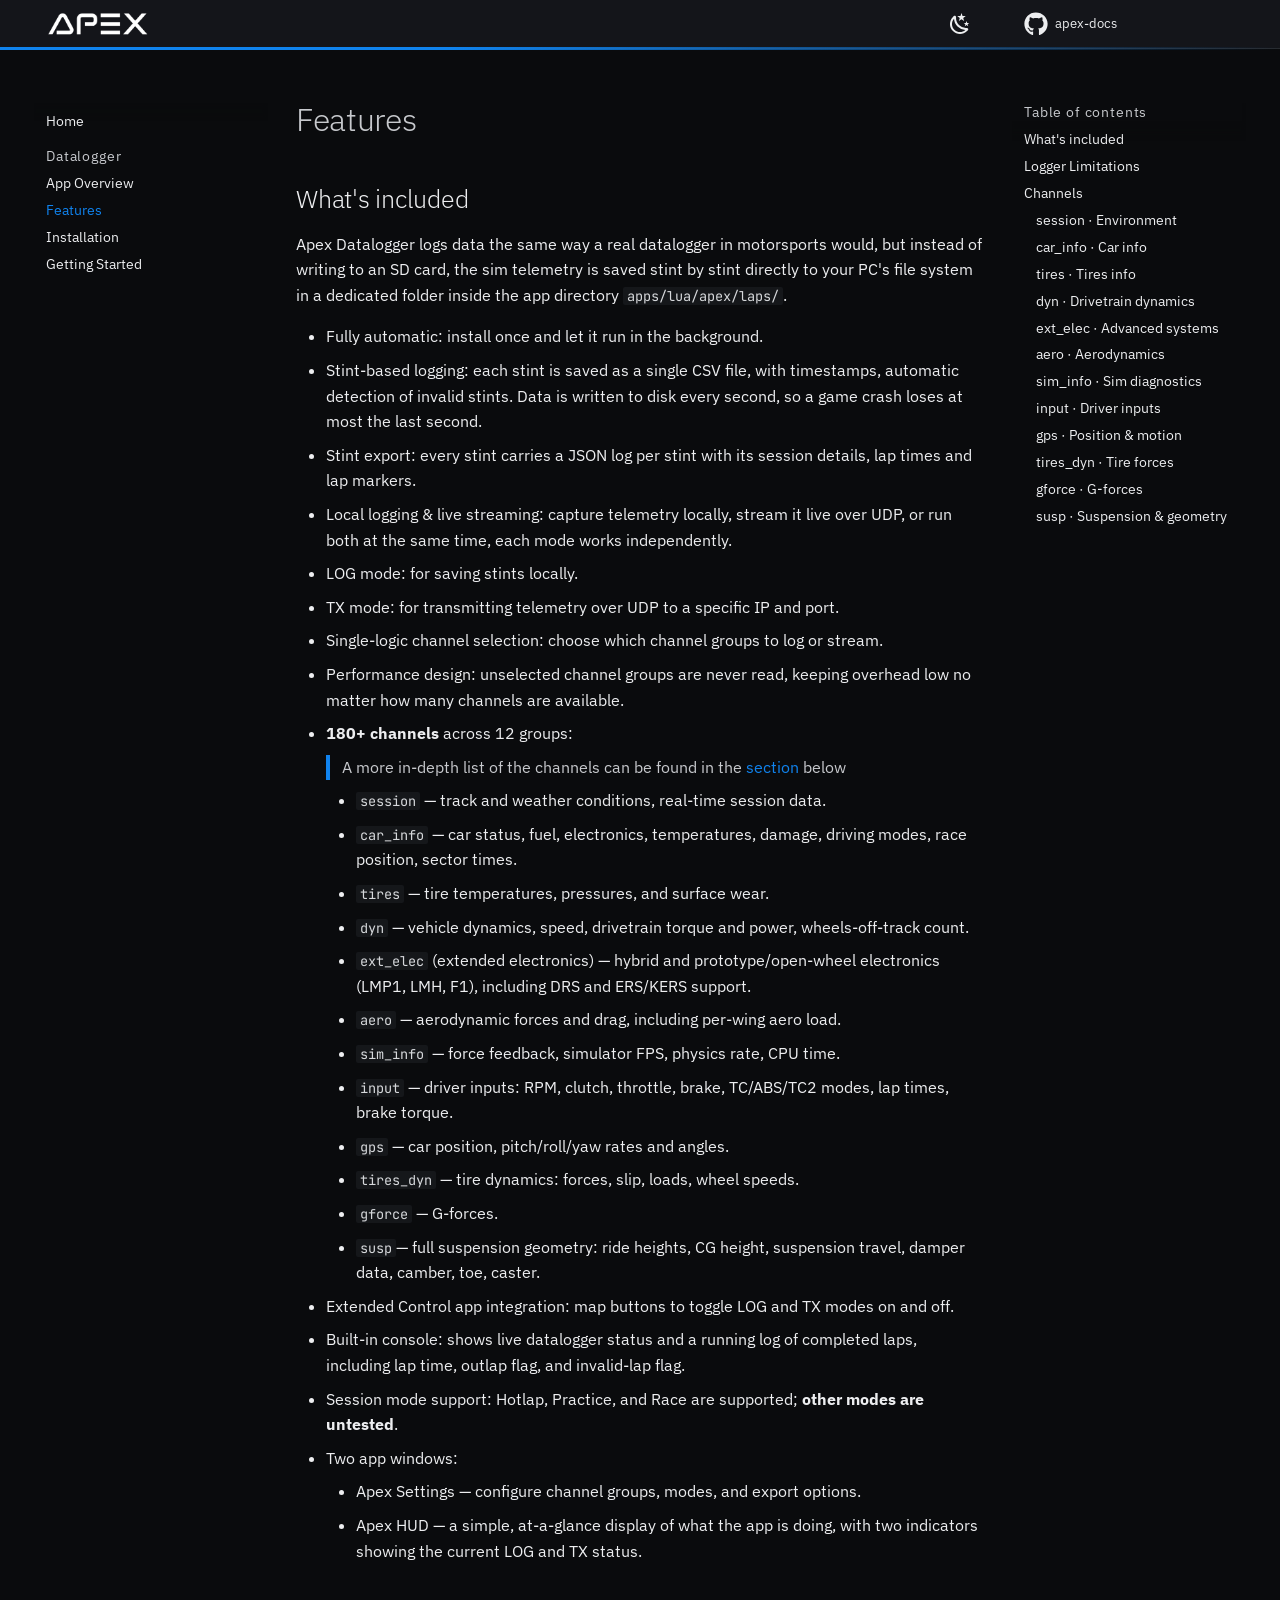
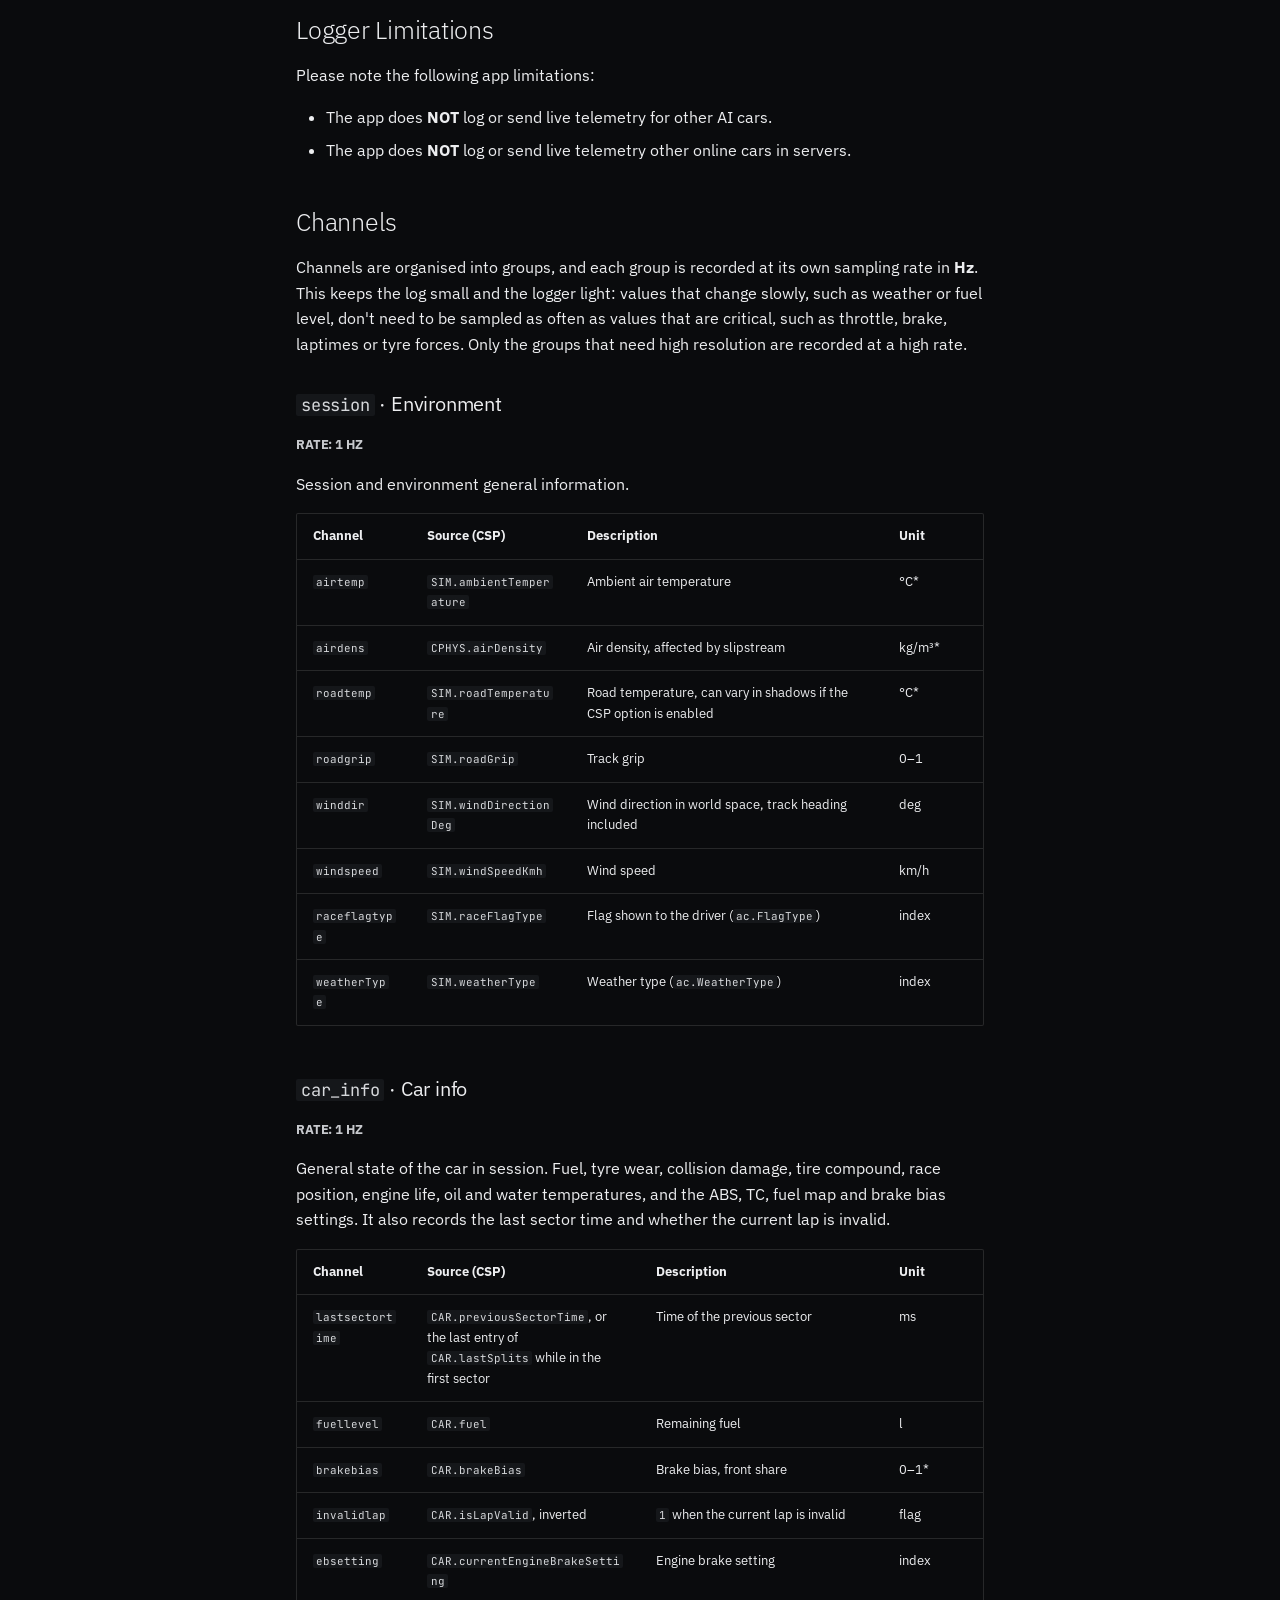
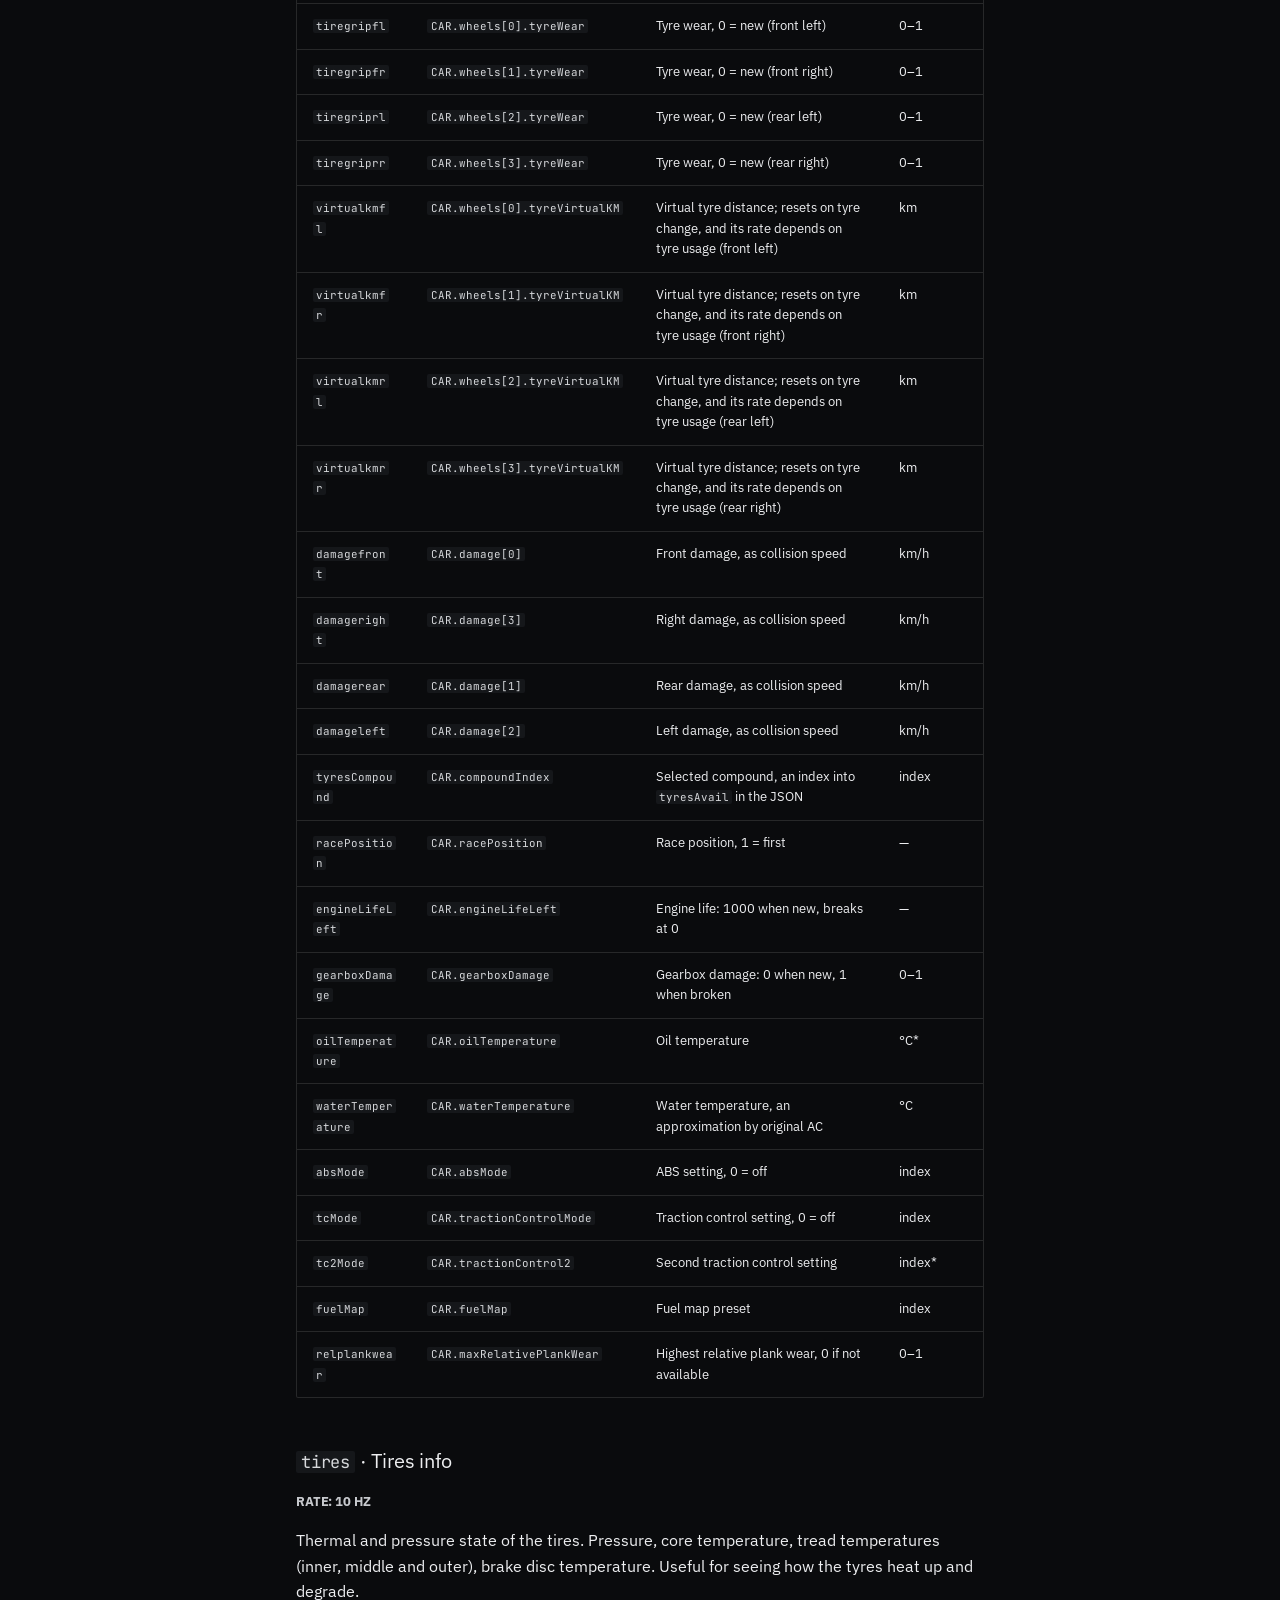
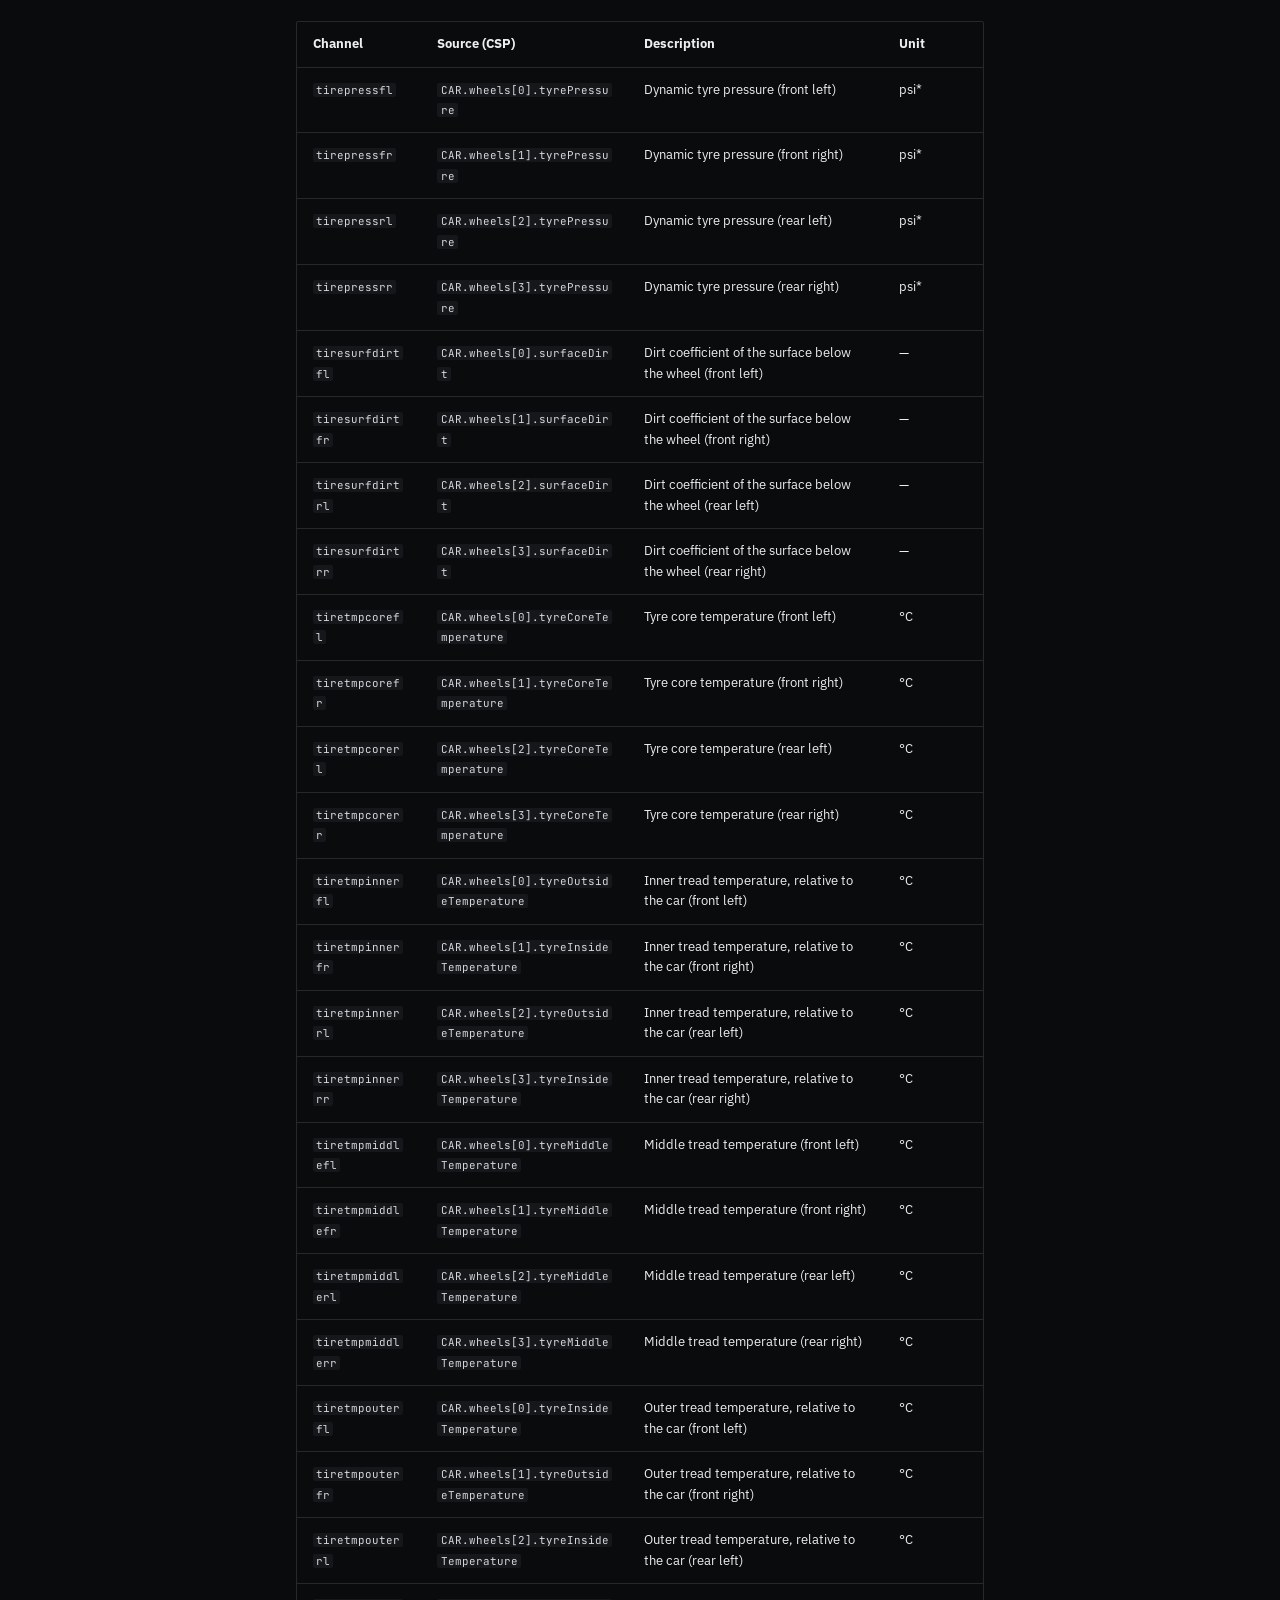
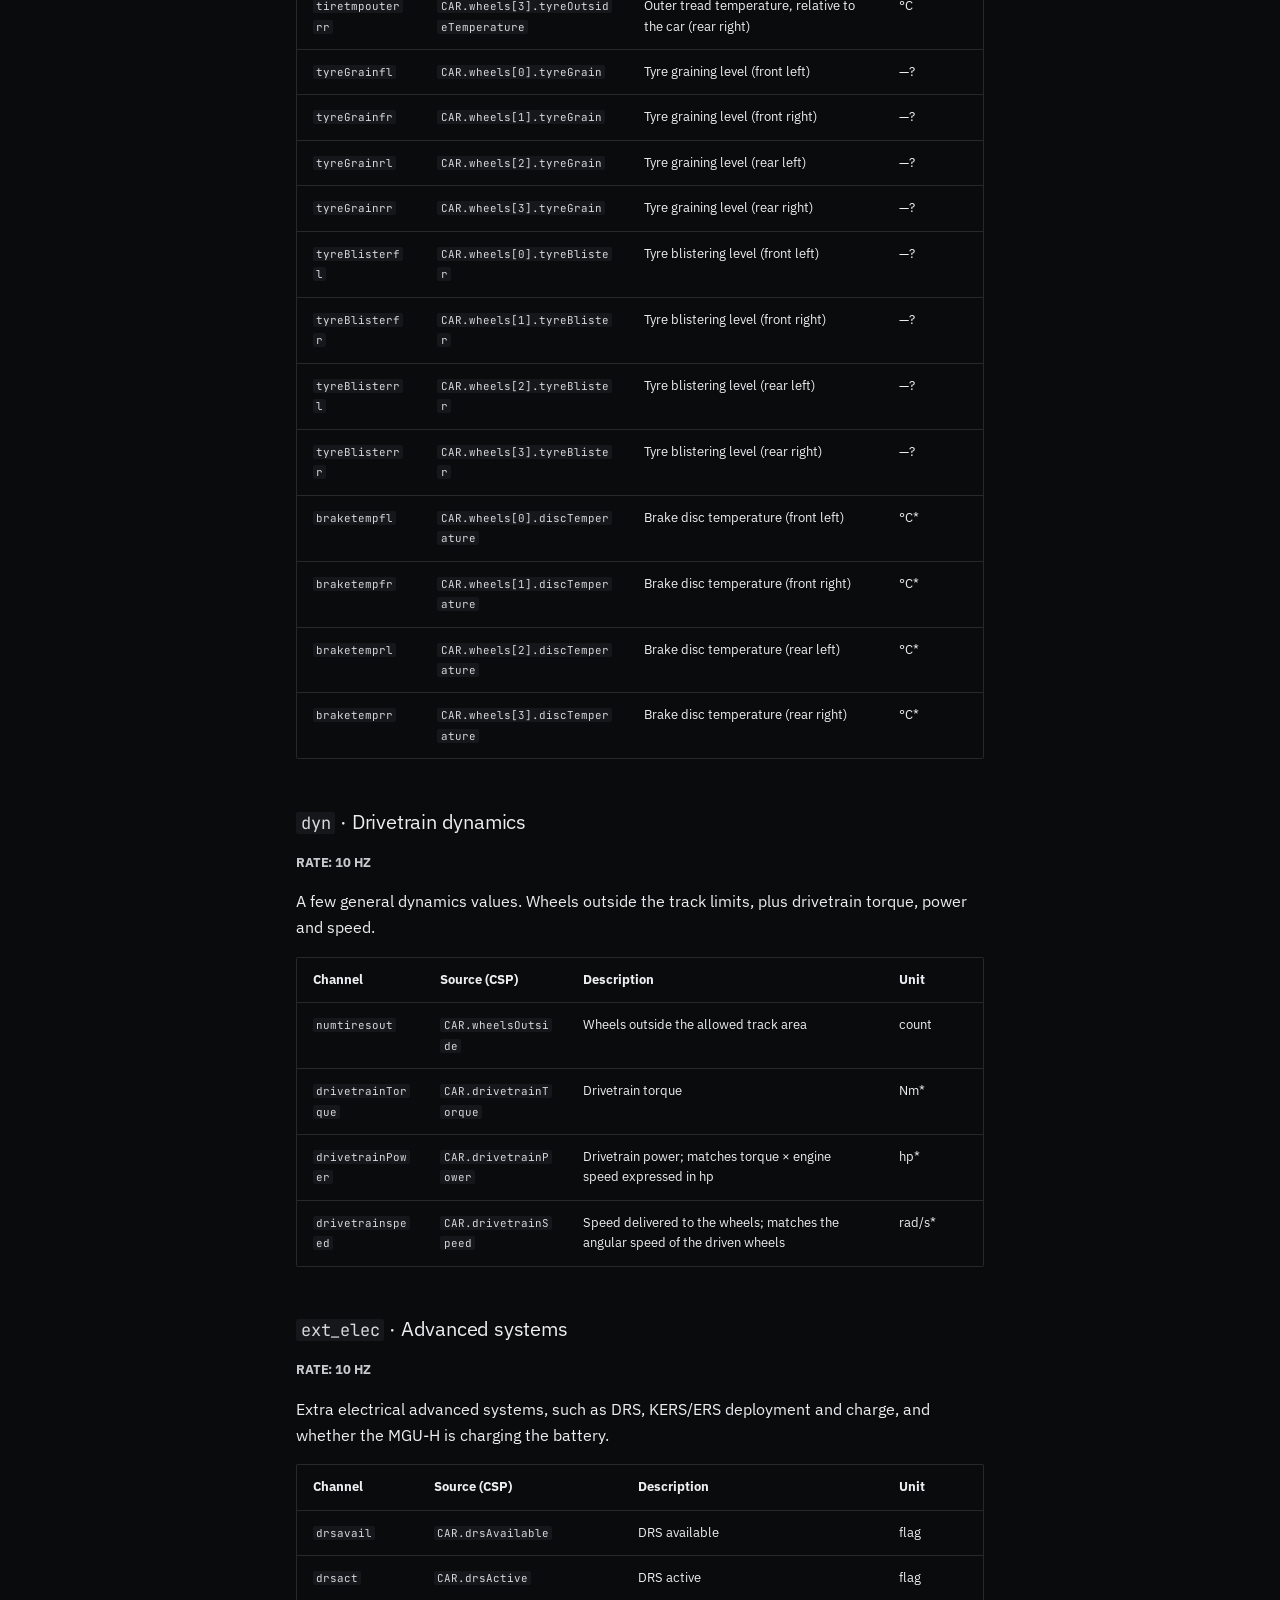
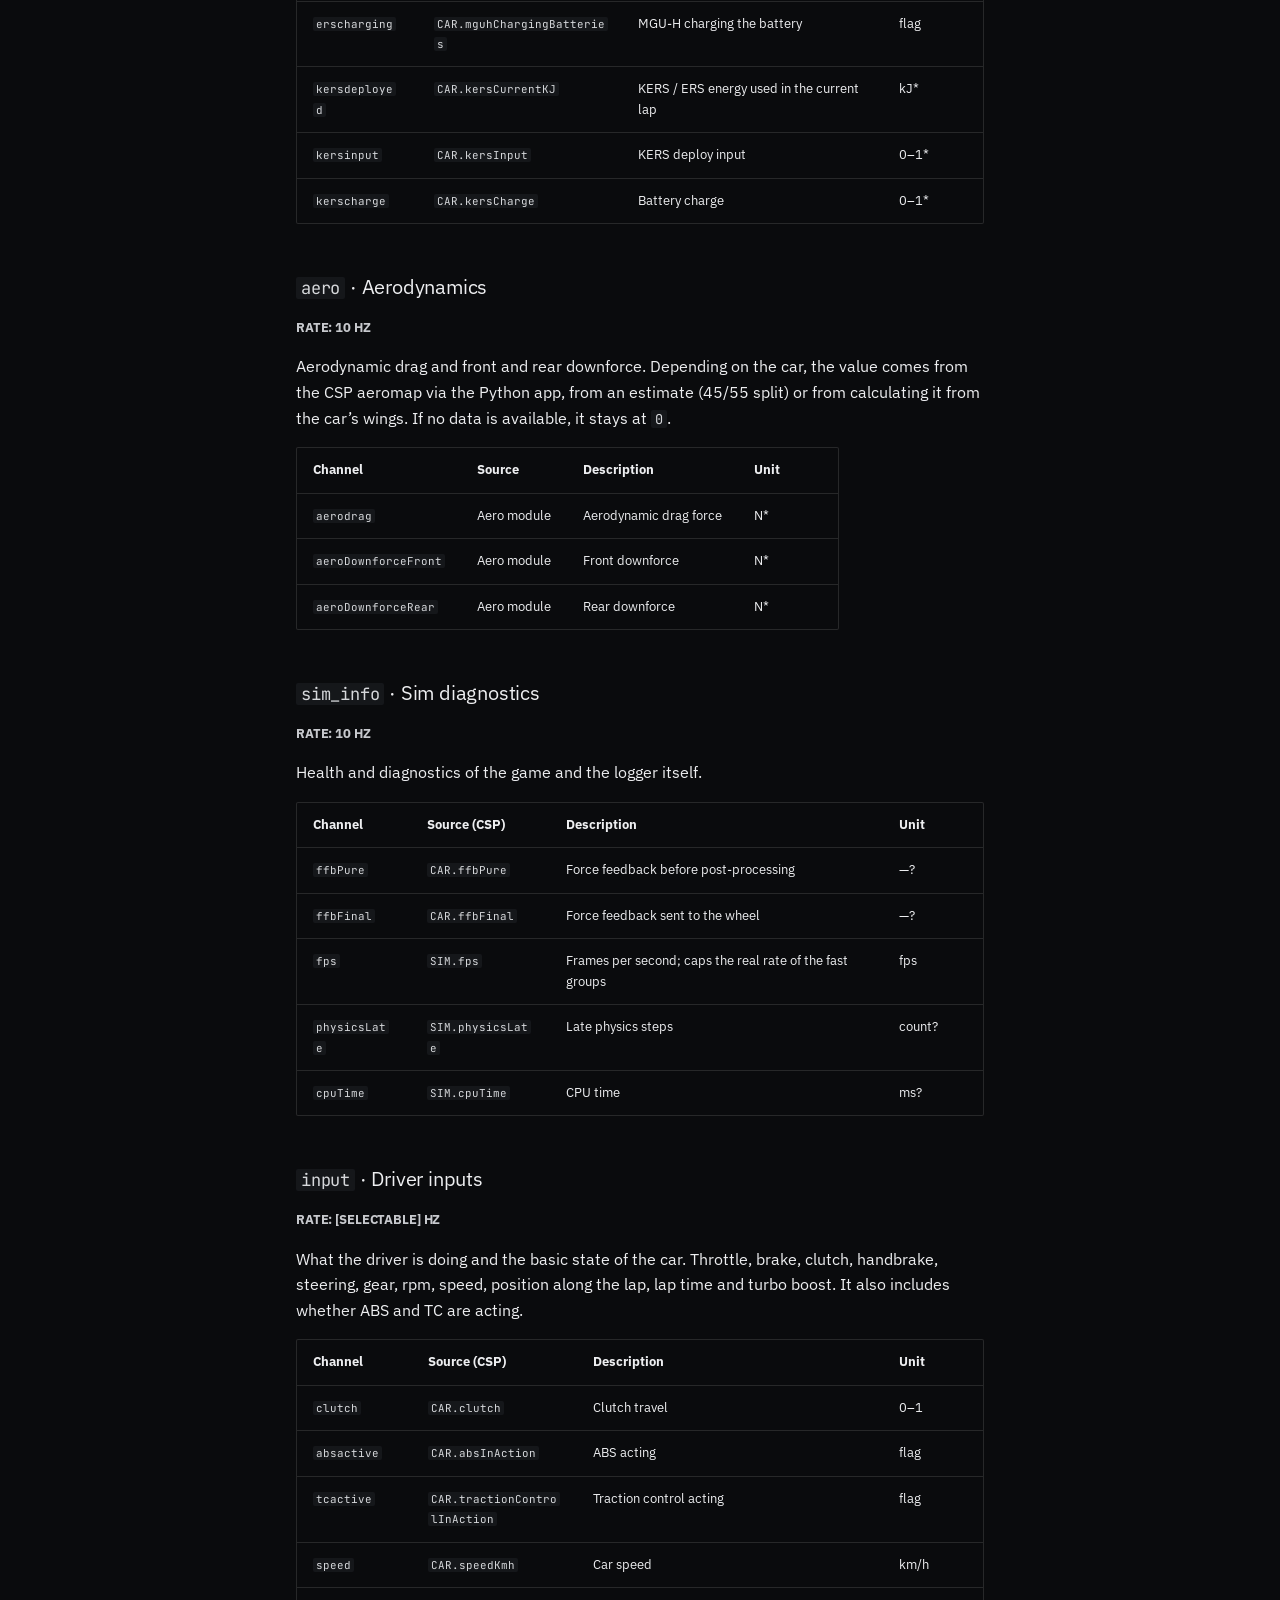
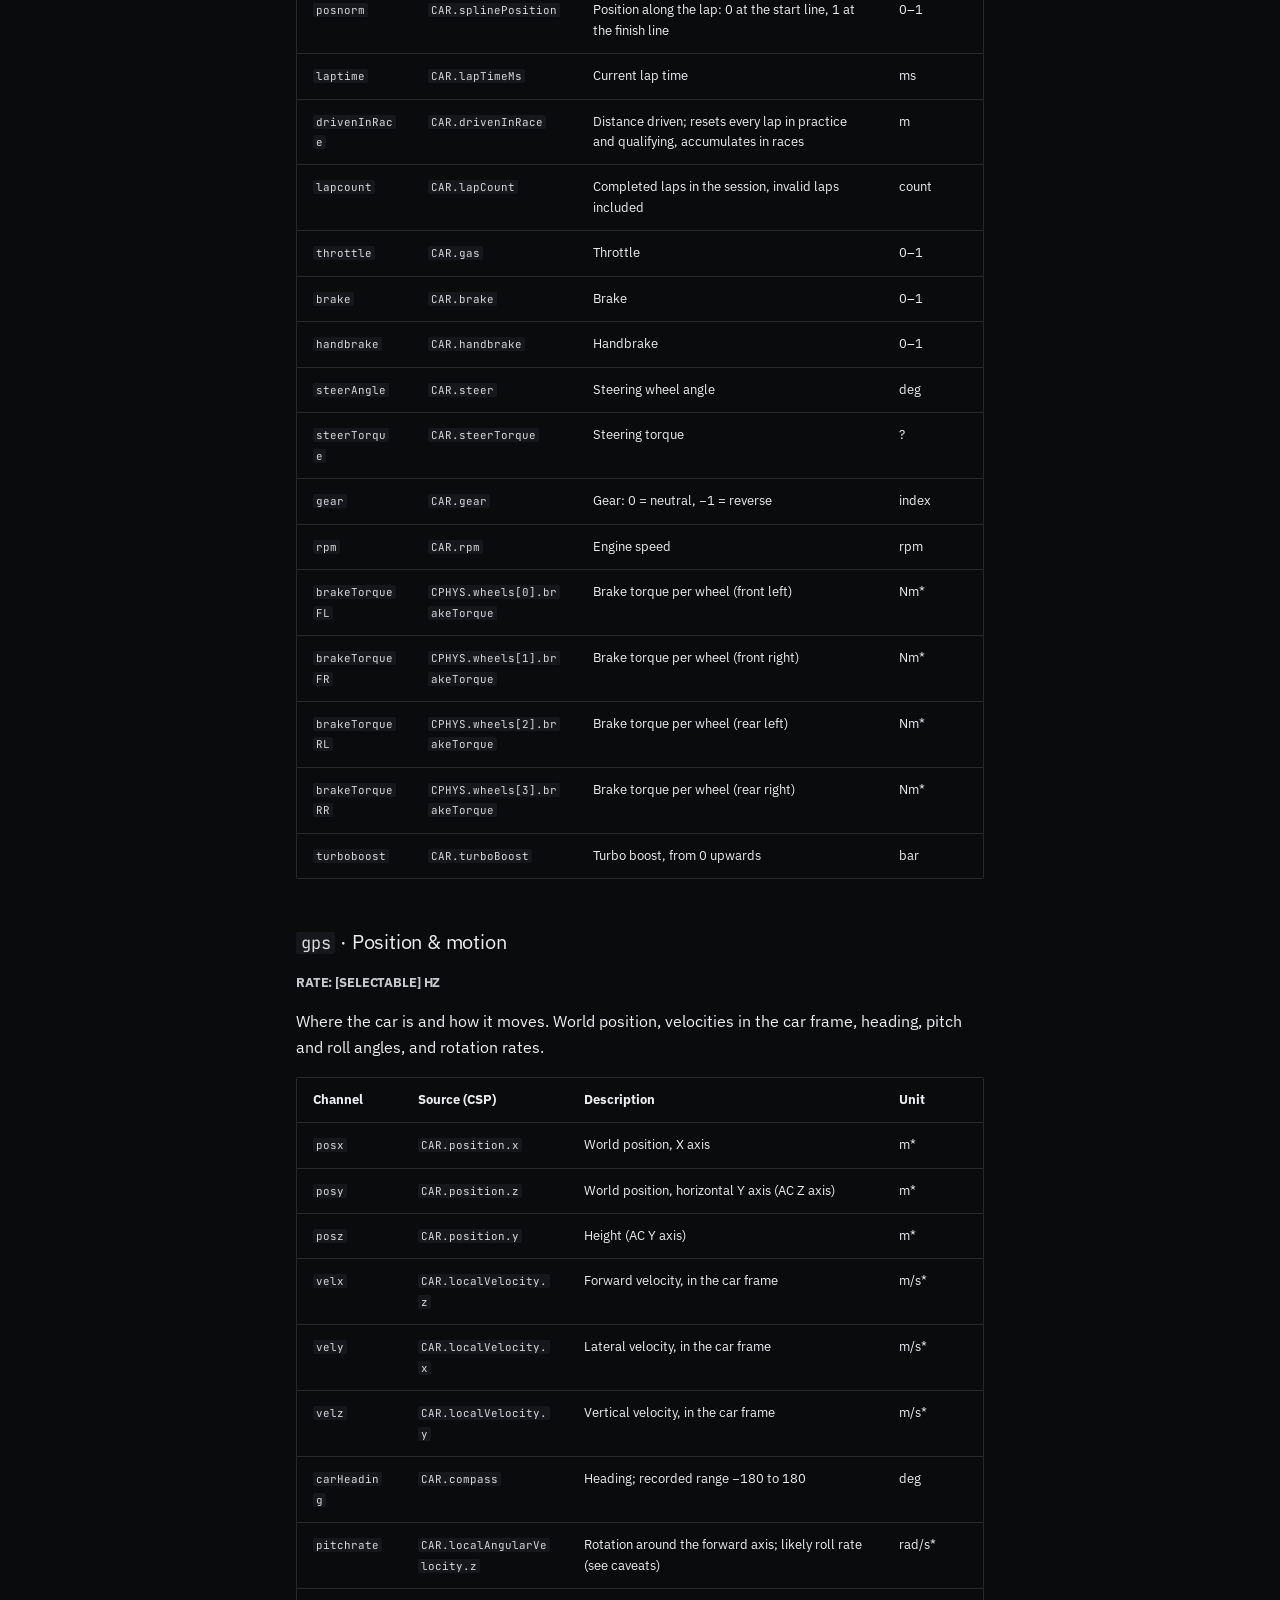
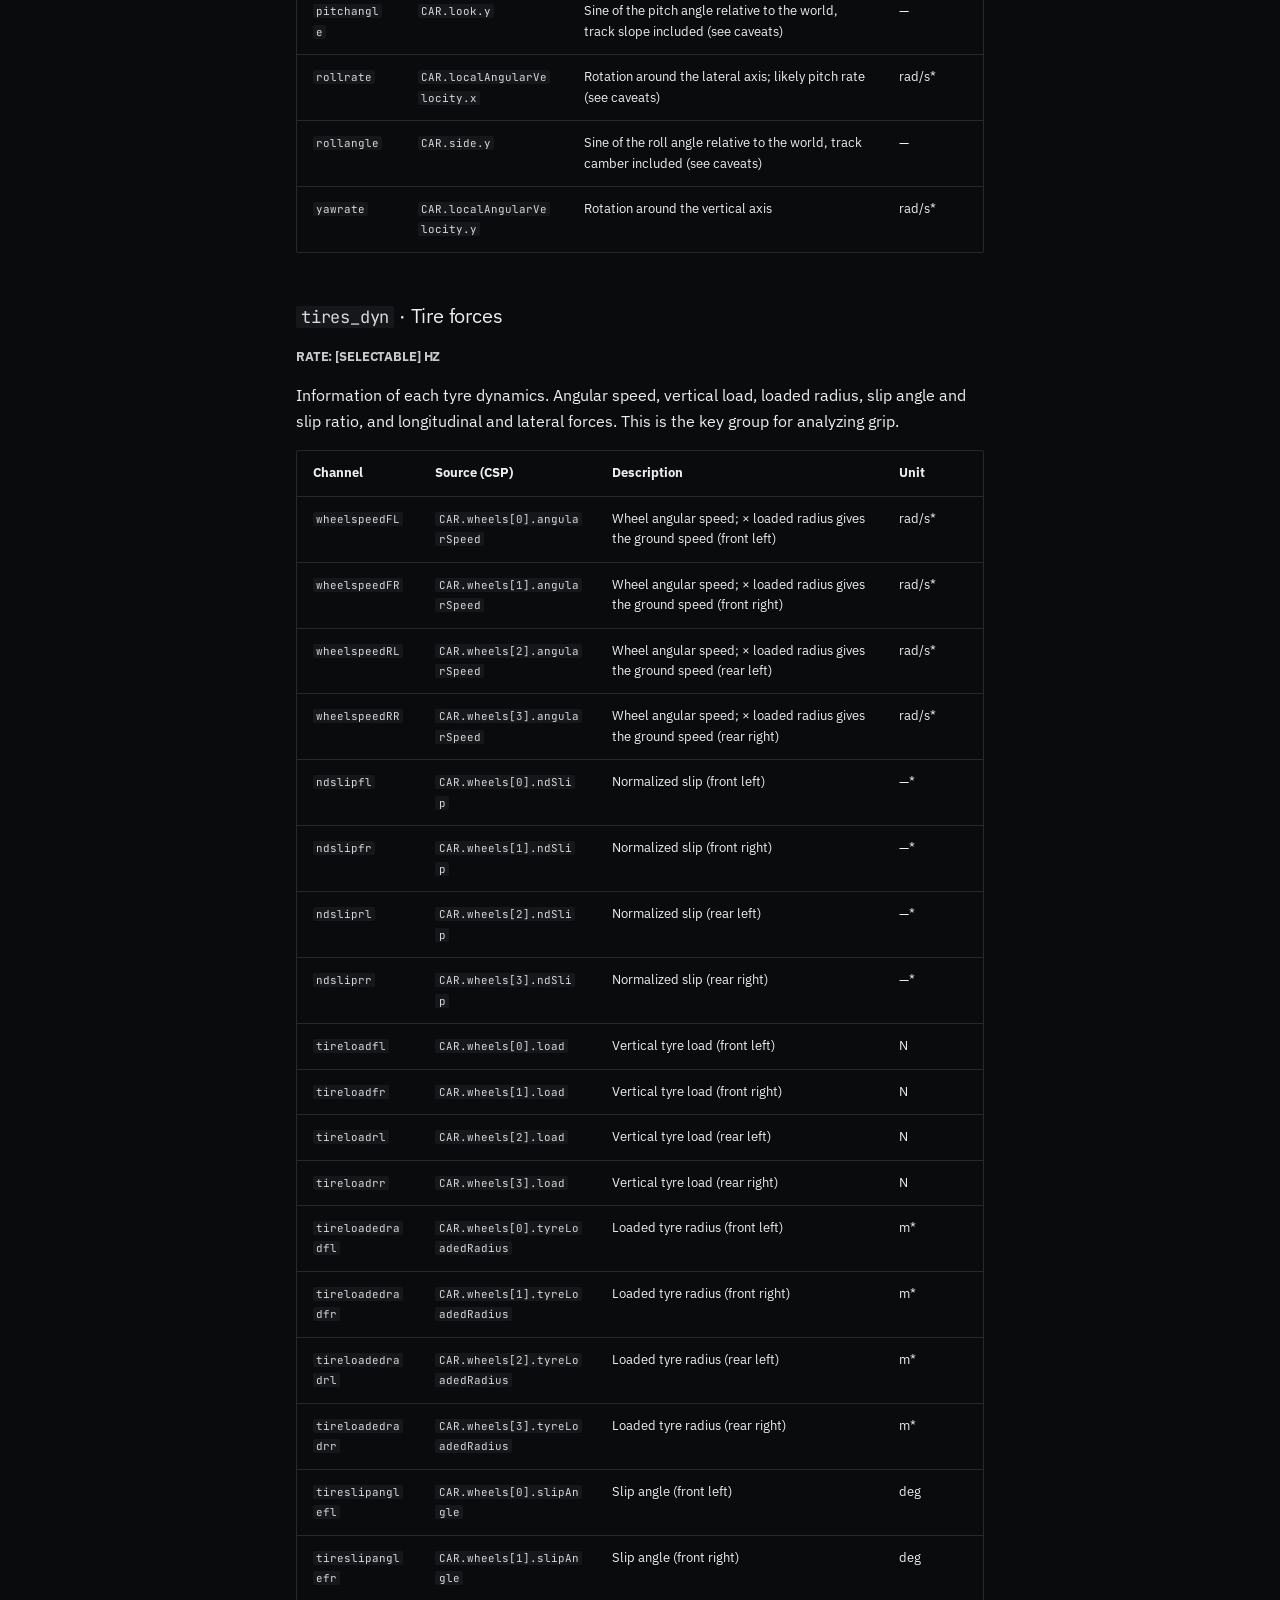
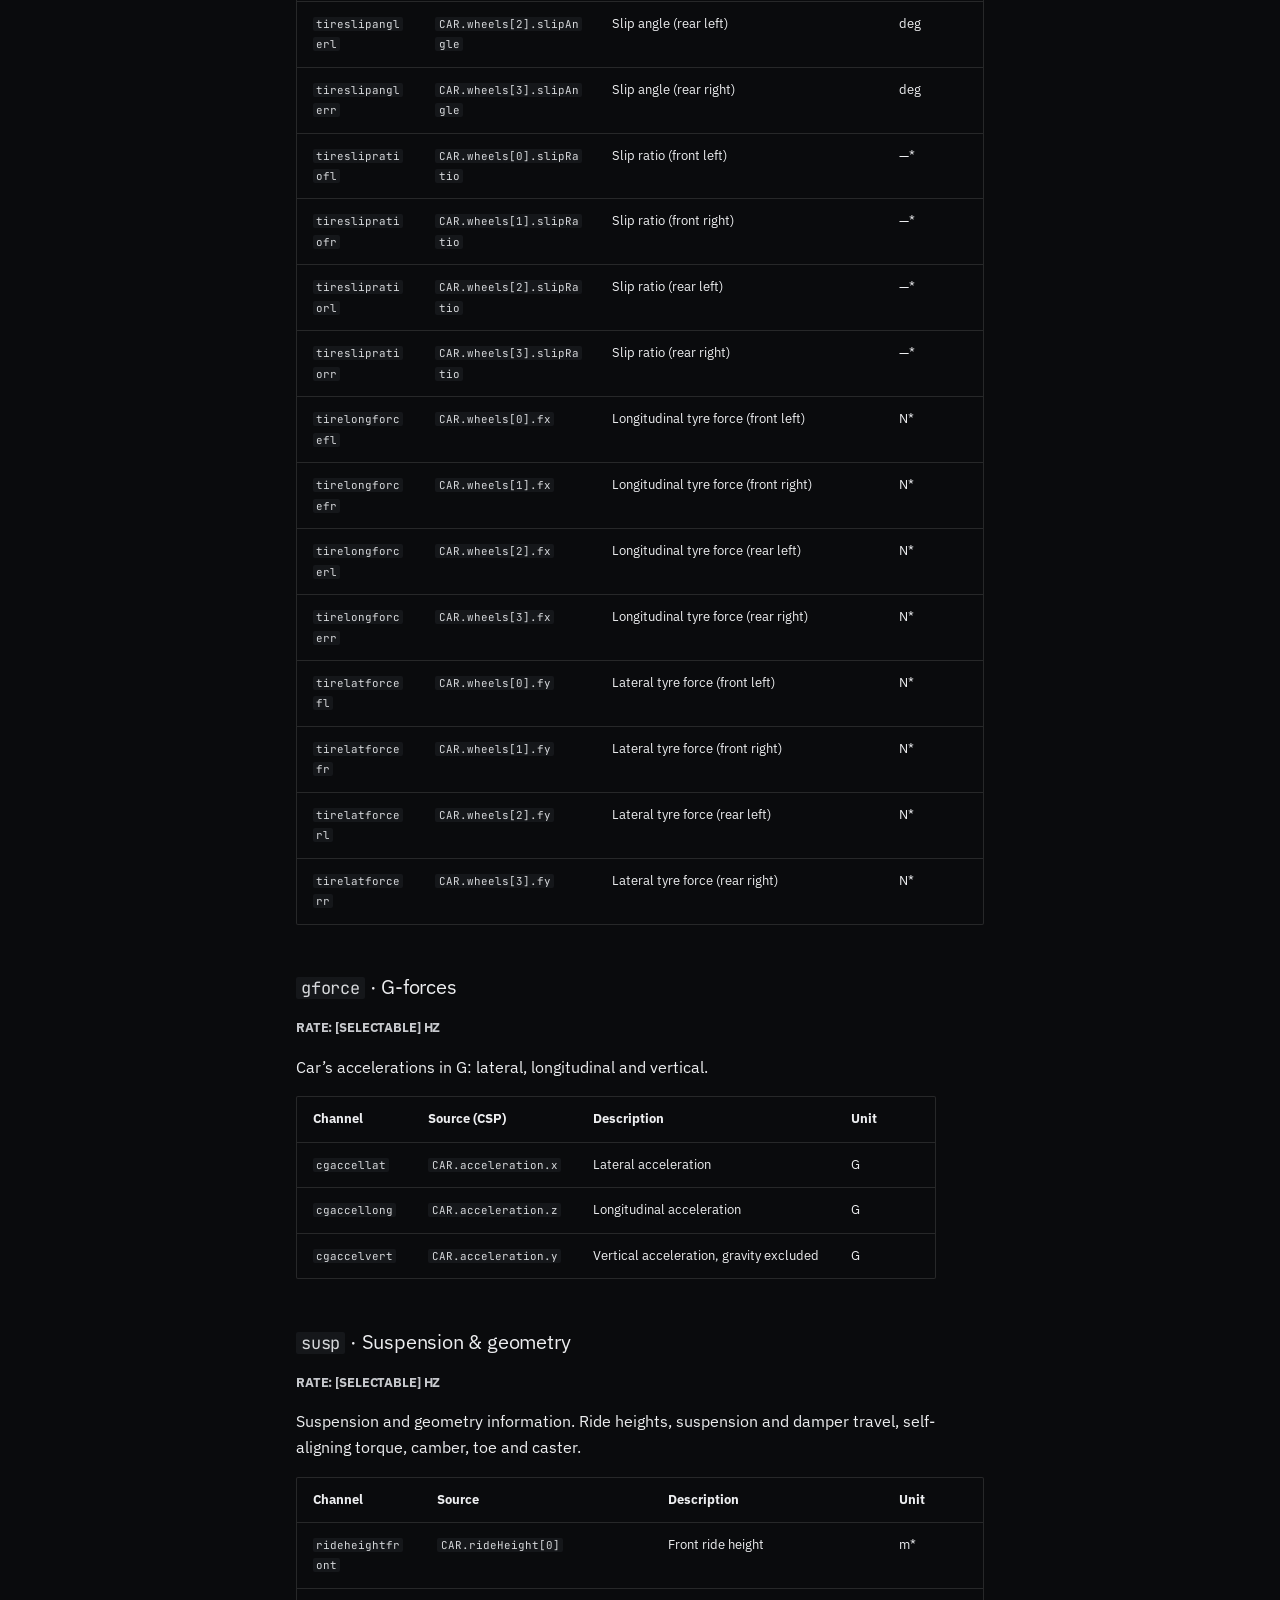
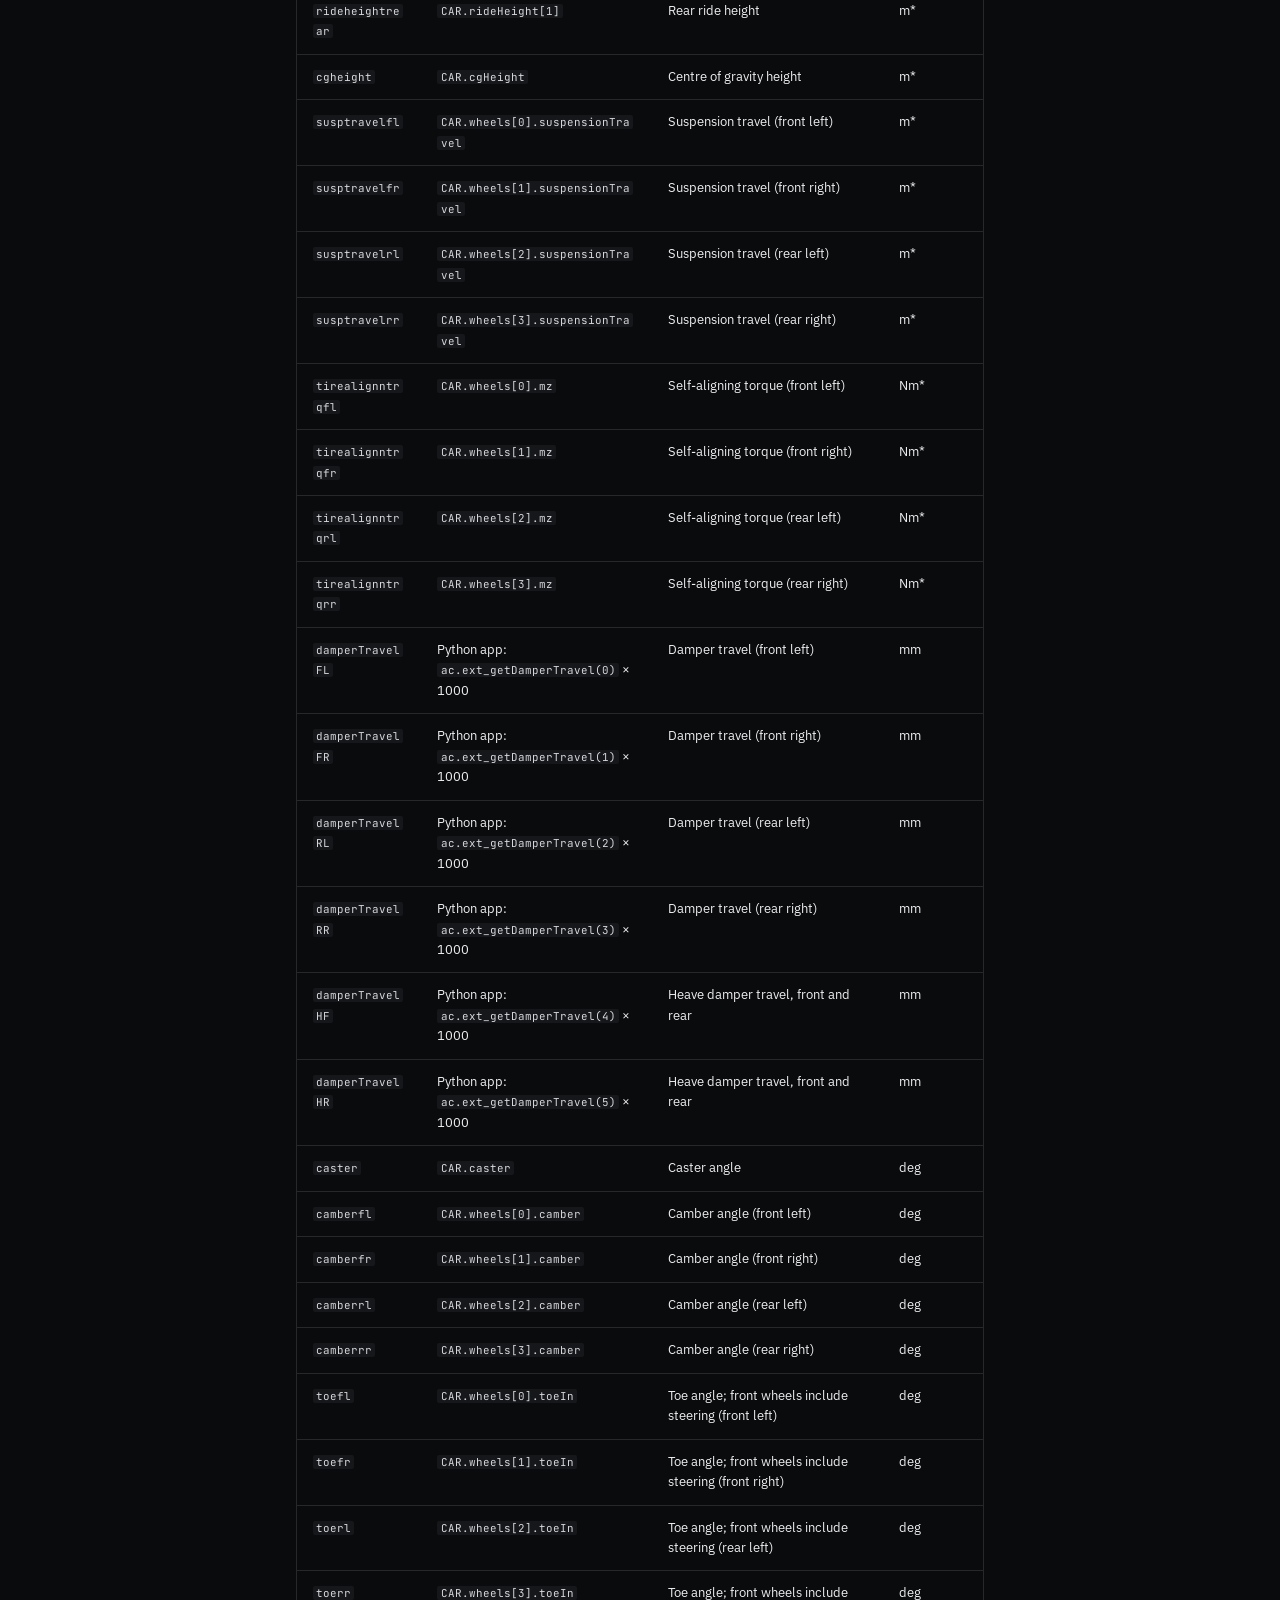
<file: datalogger/features/index.html>
<!DOCTYPE html><html lang="en" class="no-js"><head>
    
      <meta charset="utf-8">
      <meta name="viewport" content="width=device-width,initial-scale=1">
      
        <meta name="description" content="Official documentation for Apex project.">
      
      
        <meta name="author" content="FT">
      
      
        <link rel="canonical" href="https://fabetabilo.github.io/apex-docs/datalogger/features/">
      
      
        <link rel="prev" href="../app-overview/">
      
      
        <link rel="next" href="../installation/">
      
      
        
      
      
      <link rel="icon" href="../../assets/favicon.png">
      <meta name="generator" content="mkdocs-1.6.1, mkdocs-material-9.8.0">
    
    
      
        <title>Features - Apex</title>
      
    
    
      <link rel="stylesheet" href="../../assets/stylesheets/main.57a0d79d.min.css">
      
        
        <link rel="stylesheet" href="../../assets/stylesheets/palette.fb2fffe2.min.css">
      
      


    
    
      
    
    
      
        
        
        <link rel="preconnect" href="https://fonts.gstatic.com" crossorigin="">
        <link rel="stylesheet" href="https://fonts.googleapis.com/css?family=IBM+Plex+Sans:300,300i,400,400i,700,700i%7CJetBrains+Mono:400,400i,700,700i&amp;display=fallback">
        <style>:root{--md-text-font:"IBM Plex Sans";--md-code-font:"JetBrains Mono"}</style>
      
    
    
      <link rel="stylesheet" href="../../css/style.css">
    
    <script>__md_scope=new URL("../..",location),__md_hash=e=>[...e].reduce(((e,_)=>(e<<5)-e+_.charCodeAt(0)),0),__md_get=(e,_=localStorage,t=__md_scope)=>JSON.parse(_.getItem(t.pathname+"."+e)),__md_set=(e,_,t=localStorage,a=__md_scope)=>{try{t.setItem(a.pathname+"."+e,JSON.stringify(_))}catch(e){}}</script>
    
      

    
    
  <link href="../../assets/stylesheets/glightbox.min.css" rel="stylesheet"><script src="../../assets/javascripts/glightbox.min.js"></script><style id="glightbox-style">
            html.glightbox-open { overflow: initial; height: 100%; }
            .gslide-title { margin-top: 0px; user-select: text; }
            .gslide-desc { color: #666; user-select: text; }
            .gslide-image img { background: white; }
            .gscrollbar-fixer { padding-right: 15px; }
            .gdesc-inner { font-size: 0.75rem; }
            body[data-md-color-scheme="slate"] .gdesc-inner { background: var(--md-default-bg-color); }
            body[data-md-color-scheme="slate"] .gslide-title { color: var(--md-default-fg-color); }
            body[data-md-color-scheme="slate"] .gslide-desc { color: var(--md-default-fg-color); }
        </style></head>
  
  
    
    
      
    
    
    
    
    <body dir="ltr" data-md-color-scheme="slate" data-md-color-primary="black" data-md-color-accent="red">
  
    
    <input class="md-toggle" data-md-toggle="drawer" type="checkbox" id="__drawer" autocomplete="off">
    <input class="md-toggle" data-md-toggle="search" type="checkbox" id="__search" autocomplete="off">
    <label class="md-overlay" for="__drawer"></label>
    <div data-md-component="skip">
      
        
        <a href="#features" class="md-skip">
          Skip to content
        </a>
      
    </div>
    <div data-md-component="announce">
      
    </div>
    
    
      

  

<header class="md-header md-header--shadow" data-md-component="header">
  <nav class="md-header__inner md-grid" aria-label="Header">
    <a href="../.." title="Apex" class="md-header__button md-logo" aria-label="Apex" data-md-component="logo">
      
  <img src="../../assets/sml.png" alt="logo">

    </a>
    <label class="md-header__button md-icon" for="__drawer">
      
      <svg xmlns="http://www.w3.org/2000/svg" viewBox="0 0 24 24"><path d="M3 6h18v2H3zm0 5h18v2H3zm0 5h18v2H3z"></path></svg>
    </label>
    <div class="md-header__title" data-md-component="header-title">
      <div class="md-header__ellipsis">
        <div class="md-header__topic">
          <span class="md-ellipsis">
            Apex
          </span>
        </div>
        <div class="md-header__topic" data-md-component="header-topic">
          <span class="md-ellipsis">
            
              Features
            
          </span>
        </div>
      </div>
    </div>
    
      
        <form class="md-header__option" data-md-component="palette">
  
    
    
    
    <input class="md-option" data-md-color-media="" data-md-color-scheme="slate" data-md-color-primary="black" data-md-color-accent="red" aria-label="Switch to light mode" type="radio" name="__palette" id="__palette_0">
    
      <label class="md-header__button md-icon" title="Switch to light mode" for="__palette_1" hidden="">
        <svg xmlns="http://www.w3.org/2000/svg" viewBox="0 0 24 24"><path d="m17.75 4.09-2.53 1.94.91 3.06-2.63-1.81-2.63 1.81.91-3.06-2.53-1.94L12.44 4l1.06-3 1.06 3zm3.5 6.91-1.64 1.25.59 1.98-1.7-1.17-1.7 1.17.59-1.98L15.75 11l2.06-.05L18.5 9l.69 1.95zm-2.28 4.95c.83-.08 1.72 1.1 1.19 1.85-.32.45-.66.87-1.08 1.27C15.17 23 8.84 23 4.94 19.07c-3.91-3.9-3.91-10.24 0-14.14.4-.4.82-.76 1.27-1.08.75-.53 1.93.36 1.85 1.19-.27 2.86.69 5.83 2.89 8.02a9.96 9.96 0 0 0 8.02 2.89m-1.64 2.02a12.08 12.08 0 0 1-7.8-3.47c-2.17-2.19-3.33-5-3.49-7.82-2.81 3.14-2.7 7.96.31 10.98 3.02 3.01 7.84 3.12 10.98.31"></path></svg>
      </label>
    
  
    
    
    
    <input class="md-option" data-md-color-media="" data-md-color-scheme="default" data-md-color-primary="black" data-md-color-accent="red" aria-label="Switch to dark mode" type="radio" name="__palette" id="__palette_1">
    
      <label class="md-header__button md-icon" title="Switch to dark mode" for="__palette_0" hidden="">
        <svg xmlns="http://www.w3.org/2000/svg" viewBox="0 0 24 24"><path d="M12 7a5 5 0 0 1 5 5 5 5 0 0 1-5 5 5 5 0 0 1-5-5 5 5 0 0 1 5-5m0 2a3 3 0 0 0-3 3 3 3 0 0 0 3 3 3 3 0 0 0 3-3 3 3 0 0 0-3-3m0-7 2.39 3.42C13.65 5.15 12.84 5 12 5s-1.65.15-2.39.42zM3.34 7l4.16-.35A7.2 7.2 0 0 0 5.94 8.5c-.44.74-.69 1.5-.83 2.29zm.02 10 1.76-3.77a7.131 7.131 0 0 0 2.38 4.14zM20.65 7l-1.77 3.79a7.02 7.02 0 0 0-2.38-4.15zm-.01 10-4.14.36c.59-.51 1.12-1.14 1.54-1.86.42-.73.69-1.5.83-2.29zM12 22l-2.41-3.44c.74.27 1.55.44 2.41.44.82 0 1.63-.17 2.37-.44z"></path></svg>
      </label>
    
  
</form>
      
    
    
      <script>var palette=__md_get("__palette");if(palette&&palette.color){if("(prefers-color-scheme)"===palette.color.media){var media=matchMedia("(prefers-color-scheme: light)"),input=document.querySelector(media.matches?"[data-md-color-media='(prefers-color-scheme: light)']":"[data-md-color-media='(prefers-color-scheme: dark)']");palette.color.media=input.getAttribute("data-md-color-media"),palette.color.scheme=input.getAttribute("data-md-color-scheme"),palette.color.primary=input.getAttribute("data-md-color-primary"),palette.color.accent=input.getAttribute("data-md-color-accent")}for(var[key,value]of Object.entries(palette.color))document.body.setAttribute("data-md-color-"+key,value)}</script>
    
    
    
    
      <div class="md-header__source">
        <a href="https://github.com/fabetabilo/apex-docs" title="Go to repository" class="md-source" data-md-component="source">
  <div class="md-source__icon md-icon">
    
    <svg xmlns="http://www.w3.org/2000/svg" viewBox="0 0 512 512"><!--! Font Awesome Free 7.1.0 by @fontawesome - https://fontawesome.com License - https://fontawesome.com/license/free (Icons: CC BY 4.0, Fonts: SIL OFL 1.1, Code: MIT License) Copyright 2025 Fonticons, Inc.--><path d="M173.9 397.4c0 2-2.3 3.6-5.2 3.6-3.3.3-5.6-1.3-5.6-3.6 0-2 2.3-3.6 5.2-3.6 3-.3 5.6 1.3 5.6 3.6m-31.1-4.5c-.7 2 1.3 4.3 4.3 4.9 2.6 1 5.6 0 6.2-2s-1.3-4.3-4.3-5.2c-2.6-.7-5.5.3-6.2 2.3m44.2-1.7c-2.9.7-4.9 2.6-4.6 4.9.3 2 2.9 3.3 5.9 2.6 2.9-.7 4.9-2.6 4.6-4.6-.3-1.9-3-3.2-5.9-2.9M252.8 8C114.1 8 8 113.3 8 252c0 110.9 69.8 205.8 169.5 239.2 12.8 2.3 17.3-5.6 17.3-12.1 0-6.2-.3-40.4-.3-61.4 0 0-70 15-84.7-29.8 0 0-11.4-29.1-27.8-36.6 0 0-22.9-15.7 1.6-15.4 0 0 24.9 2 38.6 25.8 21.9 38.6 58.6 27.5 72.9 20.9 2.3-16 8.8-27.1 16-33.7-55.9-6.2-112.3-14.3-112.3-110.5 0-27.5 7.6-41.3 23.6-58.9-2.6-6.5-11.1-33.3 2.6-67.9 20.9-6.5 69 27 69 27 20-5.6 41.5-8.5 62.8-8.5s42.8 2.9 62.8 8.5c0 0 48.1-33.6 69-27 13.7 34.7 5.2 61.4 2.6 67.9 16 17.7 25.8 31.5 25.8 58.9 0 96.5-58.9 104.2-114.8 110.5 9.2 7.9 17 22.9 17 46.4 0 33.7-.3 75.4-.3 83.6 0 6.5 4.6 14.4 17.3 12.1C436.2 457.8 504 362.9 504 252 504 113.3 391.5 8 252.8 8M105.2 352.9c-1.3 1-1 3.3.7 5.2 1.6 1.6 3.9 2.3 5.2 1 1.3-1 1-3.3-.7-5.2-1.6-1.6-3.9-2.3-5.2-1m-10.8-8.1c-.7 1.3.3 2.9 2.3 3.9 1.6 1 3.6.7 4.3-.7.7-1.3-.3-2.9-2.3-3.9-2-.6-3.6-.3-4.3.7m32.4 35.6c-1.6 1.3-1 4.3 1.3 6.2 2.3 2.3 5.2 2.6 6.5 1 1.3-1.3.7-4.3-1.3-6.2-2.2-2.3-5.2-2.6-6.5-1m-11.4-14.7c-1.6 1-1.6 3.6 0 5.9s4.3 3.3 5.6 2.3c1.6-1.3 1.6-3.9 0-6.2-1.4-2.3-4-3.3-5.6-2"></path></svg>
  </div>
  <div class="md-source__repository">
    apex-docs
  </div>
</a>
      </div>
    
  </nav>
  
</header>
    
    <div class="md-container" data-md-component="container">
      
      
        
          
        
      
      <main class="md-main" data-md-component="main">
        <div class="md-main__inner md-grid">
          
            
              
              <div class="md-sidebar md-sidebar--primary" data-md-component="sidebar" data-md-type="navigation">
                <div class="md-sidebar__scrollwrap">
                  <div class="md-sidebar__inner">
                    



<nav class="md-nav md-nav--primary" aria-label="Navigation" data-md-level="0">
  <label class="md-nav__title" for="__drawer">
    <a href="../.." title="Apex" class="md-nav__button md-logo" aria-label="Apex" data-md-component="logo">
      
  <img src="../../assets/sml.png" alt="logo">

    </a>
    Apex
  </label>
  
    <div class="md-nav__source">
      <a href="https://github.com/fabetabilo/apex-docs" title="Go to repository" class="md-source" data-md-component="source">
  <div class="md-source__icon md-icon">
    
    <svg xmlns="http://www.w3.org/2000/svg" viewBox="0 0 512 512"><!--! Font Awesome Free 7.1.0 by @fontawesome - https://fontawesome.com License - https://fontawesome.com/license/free (Icons: CC BY 4.0, Fonts: SIL OFL 1.1, Code: MIT License) Copyright 2025 Fonticons, Inc.--><path d="M173.9 397.4c0 2-2.3 3.6-5.2 3.6-3.3.3-5.6-1.3-5.6-3.6 0-2 2.3-3.6 5.2-3.6 3-.3 5.6 1.3 5.6 3.6m-31.1-4.5c-.7 2 1.3 4.3 4.3 4.9 2.6 1 5.6 0 6.2-2s-1.3-4.3-4.3-5.2c-2.6-.7-5.5.3-6.2 2.3m44.2-1.7c-2.9.7-4.9 2.6-4.6 4.9.3 2 2.9 3.3 5.9 2.6 2.9-.7 4.9-2.6 4.6-4.6-.3-1.9-3-3.2-5.9-2.9M252.8 8C114.1 8 8 113.3 8 252c0 110.9 69.8 205.8 169.5 239.2 12.8 2.3 17.3-5.6 17.3-12.1 0-6.2-.3-40.4-.3-61.4 0 0-70 15-84.7-29.8 0 0-11.4-29.1-27.8-36.6 0 0-22.9-15.7 1.6-15.4 0 0 24.9 2 38.6 25.8 21.9 38.6 58.6 27.5 72.9 20.9 2.3-16 8.8-27.1 16-33.7-55.9-6.2-112.3-14.3-112.3-110.5 0-27.5 7.6-41.3 23.6-58.9-2.6-6.5-11.1-33.3 2.6-67.9 20.9-6.5 69 27 69 27 20-5.6 41.5-8.5 62.8-8.5s42.8 2.9 62.8 8.5c0 0 48.1-33.6 69-27 13.7 34.7 5.2 61.4 2.6 67.9 16 17.7 25.8 31.5 25.8 58.9 0 96.5-58.9 104.2-114.8 110.5 9.2 7.9 17 22.9 17 46.4 0 33.7-.3 75.4-.3 83.6 0 6.5 4.6 14.4 17.3 12.1C436.2 457.8 504 362.9 504 252 504 113.3 391.5 8 252.8 8M105.2 352.9c-1.3 1-1 3.3.7 5.2 1.6 1.6 3.9 2.3 5.2 1 1.3-1 1-3.3-.7-5.2-1.6-1.6-3.9-2.3-5.2-1m-10.8-8.1c-.7 1.3.3 2.9 2.3 3.9 1.6 1 3.6.7 4.3-.7.7-1.3-.3-2.9-2.3-3.9-2-.6-3.6-.3-4.3.7m32.4 35.6c-1.6 1.3-1 4.3 1.3 6.2 2.3 2.3 5.2 2.6 6.5 1 1.3-1.3.7-4.3-1.3-6.2-2.2-2.3-5.2-2.6-6.5-1m-11.4-14.7c-1.6 1-1.6 3.6 0 5.9s4.3 3.3 5.6 2.3c1.6-1.3 1.6-3.9 0-6.2-1.4-2.3-4-3.3-5.6-2"></path></svg>
  </div>
  <div class="md-source__repository">
    apex-docs
  </div>
</a>
    </div>
  
  <ul class="md-nav__list" data-md-scrollfix="">
    
      
      
  
  
  
  
    <li class="md-nav__item">
      <a href="../.." class="md-nav__link">
        
  
  
  <span class="md-ellipsis">
    
  
    Home
  

    
  </span>
  
  

      </a>
    </li>
  

    
      
      
  
  
    
  
  
  
    
    
      
        
      
        
      
        
      
        
      
    
    
    
      
        
        
      
    
    
    <li class="md-nav__item md-nav__item--active md-nav__item--section md-nav__item--nested">
      
        
        
        <input class="md-nav__toggle md-toggle " type="checkbox" id="__nav_2" checked="">
        
          
          <label class="md-nav__link" for="__nav_2" id="__nav_2_label" tabindex="">
            
  
  
  <span class="md-ellipsis">
    
  
    Datalogger
  

    
  </span>
  
  

            <span class="md-nav__icon md-icon"></span>
          </label>
        
        <nav class="md-nav" data-md-level="1" aria-labelledby="__nav_2_label" aria-expanded="true">
          <label class="md-nav__title" for="__nav_2">
            <span class="md-nav__icon md-icon"></span>
            
  
    Datalogger
  

          </label>
          <ul class="md-nav__list" data-md-scrollfix="">
            
              
                
  
  
  
  
    <li class="md-nav__item">
      <a href="../app-overview/" class="md-nav__link">
        
  
  
  <span class="md-ellipsis">
    
  
    App Overview
  

    
  </span>
  
  

      </a>
    </li>
  

              
            
              
                
  
  
    
  
  
  
    <li class="md-nav__item md-nav__item--active">
      
      <input class="md-nav__toggle md-toggle" type="checkbox" id="__toc">
      
      
        
      
      
        <label class="md-nav__link md-nav__link--active" for="__toc">
          
  
  
  <span class="md-ellipsis">
    
  
    Features
  

    
  </span>
  
  

          <span class="md-nav__icon md-icon"></span>
        </label>
      
      <a href="./" class="md-nav__link md-nav__link--active">
        
  
  
  <span class="md-ellipsis">
    
  
    Features
  

    
  </span>
  
  

      </a>
      
        

<nav class="md-nav md-nav--secondary" aria-label="Table of contents">
  
  
  
    
  
  
    <label class="md-nav__title" for="__toc">
      <span class="md-nav__icon md-icon"></span>
      Table of contents
    </label>
    <ul class="md-nav__list" data-md-component="toc" data-md-scrollfix="">
      
        <li class="md-nav__item">
  <a href="#whats-included" class="md-nav__link">
    <span class="md-ellipsis">
      
        What's included
      
    </span>
  </a>
  
</li>
      
        <li class="md-nav__item">
  <a href="#logger-limitations" class="md-nav__link">
    <span class="md-ellipsis">
      
        Logger Limitations
      
    </span>
  </a>
  
</li>
      
        <li class="md-nav__item">
  <a href="#channels" class="md-nav__link">
    <span class="md-ellipsis">
      
        Channels
      
    </span>
  </a>
  
    <nav class="md-nav" aria-label="Channels">
      <ul class="md-nav__list">
        
          <li class="md-nav__item">
  <a href="#session-environment" class="md-nav__link">
    <span class="md-ellipsis">
      
        session · Environment
      
    </span>
  </a>
  
</li>
        
          <li class="md-nav__item">
  <a href="#car_info-car-info" class="md-nav__link">
    <span class="md-ellipsis">
      
        car_info · Car info
      
    </span>
  </a>
  
</li>
        
          <li class="md-nav__item">
  <a href="#tires-tires-info" class="md-nav__link">
    <span class="md-ellipsis">
      
        tires · Tires info
      
    </span>
  </a>
  
</li>
        
          <li class="md-nav__item">
  <a href="#dyn-drivetrain-dynamics" class="md-nav__link">
    <span class="md-ellipsis">
      
        dyn · Drivetrain dynamics
      
    </span>
  </a>
  
</li>
        
          <li class="md-nav__item">
  <a href="#ext_elec-advanced-systems" class="md-nav__link">
    <span class="md-ellipsis">
      
        ext_elec · Advanced systems
      
    </span>
  </a>
  
</li>
        
          <li class="md-nav__item">
  <a href="#aero-aerodynamics" class="md-nav__link">
    <span class="md-ellipsis">
      
        aero · Aerodynamics
      
    </span>
  </a>
  
</li>
        
          <li class="md-nav__item">
  <a href="#sim_info-sim-diagnostics" class="md-nav__link">
    <span class="md-ellipsis">
      
        sim_info · Sim diagnostics
      
    </span>
  </a>
  
</li>
        
          <li class="md-nav__item">
  <a href="#input-driver-inputs" class="md-nav__link">
    <span class="md-ellipsis">
      
        input · Driver inputs
      
    </span>
  </a>
  
</li>
        
          <li class="md-nav__item">
  <a href="#gps-position-motion" class="md-nav__link">
    <span class="md-ellipsis">
      
        gps · Position &amp; motion
      
    </span>
  </a>
  
</li>
        
          <li class="md-nav__item">
  <a href="#tires_dyn-tire-forces" class="md-nav__link">
    <span class="md-ellipsis">
      
        tires_dyn · Tire forces
      
    </span>
  </a>
  
</li>
        
          <li class="md-nav__item">
  <a href="#gforce-g-forces" class="md-nav__link">
    <span class="md-ellipsis">
      
        gforce · G-forces
      
    </span>
  </a>
  
</li>
        
          <li class="md-nav__item">
  <a href="#susp-suspension-geometry" class="md-nav__link">
    <span class="md-ellipsis">
      
        susp · Suspension &amp; geometry
      
    </span>
  </a>
  
</li>
        
      </ul>
    </nav>
  
</li>
      
    </ul>
  
</nav>
      
    </li>
  

              
            
              
                
  
  
  
  
    <li class="md-nav__item">
      <a href="../installation/" class="md-nav__link">
        
  
  
  <span class="md-ellipsis">
    
  
    Installation
  

    
  </span>
  
  

      </a>
    </li>
  

              
            
              
                
  
  
  
  
    <li class="md-nav__item">
      <a href="../getting-started/" class="md-nav__link">
        
  
  
  <span class="md-ellipsis">
    
  
    Getting Started
  

    
  </span>
  
  

      </a>
    </li>
  

              
            
          </ul>
        </nav>
      
    </li>
  

    
  </ul>
</nav>
                  </div>
                </div>
              </div>
            
            
              
              <div class="md-sidebar md-sidebar--secondary" data-md-component="sidebar" data-md-type="toc">
                <div class="md-sidebar__scrollwrap">
                  <div class="md-sidebar__inner">
                    

<nav class="md-nav md-nav--secondary" aria-label="Table of contents">
  
  
  
    
  
  
    <label class="md-nav__title" for="__toc">
      <span class="md-nav__icon md-icon"></span>
      Table of contents
    </label>
    <ul class="md-nav__list" data-md-component="toc" data-md-scrollfix="">
      
        <li class="md-nav__item">
  <a href="#whats-included" class="md-nav__link">
    <span class="md-ellipsis">
      
        What's included
      
    </span>
  </a>
  
</li>
      
        <li class="md-nav__item">
  <a href="#logger-limitations" class="md-nav__link">
    <span class="md-ellipsis">
      
        Logger Limitations
      
    </span>
  </a>
  
</li>
      
        <li class="md-nav__item">
  <a href="#channels" class="md-nav__link">
    <span class="md-ellipsis">
      
        Channels
      
    </span>
  </a>
  
    <nav class="md-nav" aria-label="Channels">
      <ul class="md-nav__list">
        
          <li class="md-nav__item">
  <a href="#session-environment" class="md-nav__link">
    <span class="md-ellipsis">
      
        session · Environment
      
    </span>
  </a>
  
</li>
        
          <li class="md-nav__item">
  <a href="#car_info-car-info" class="md-nav__link">
    <span class="md-ellipsis">
      
        car_info · Car info
      
    </span>
  </a>
  
</li>
        
          <li class="md-nav__item">
  <a href="#tires-tires-info" class="md-nav__link">
    <span class="md-ellipsis">
      
        tires · Tires info
      
    </span>
  </a>
  
</li>
        
          <li class="md-nav__item">
  <a href="#dyn-drivetrain-dynamics" class="md-nav__link">
    <span class="md-ellipsis">
      
        dyn · Drivetrain dynamics
      
    </span>
  </a>
  
</li>
        
          <li class="md-nav__item">
  <a href="#ext_elec-advanced-systems" class="md-nav__link">
    <span class="md-ellipsis">
      
        ext_elec · Advanced systems
      
    </span>
  </a>
  
</li>
        
          <li class="md-nav__item">
  <a href="#aero-aerodynamics" class="md-nav__link">
    <span class="md-ellipsis">
      
        aero · Aerodynamics
      
    </span>
  </a>
  
</li>
        
          <li class="md-nav__item">
  <a href="#sim_info-sim-diagnostics" class="md-nav__link">
    <span class="md-ellipsis">
      
        sim_info · Sim diagnostics
      
    </span>
  </a>
  
</li>
        
          <li class="md-nav__item">
  <a href="#input-driver-inputs" class="md-nav__link">
    <span class="md-ellipsis">
      
        input · Driver inputs
      
    </span>
  </a>
  
</li>
        
          <li class="md-nav__item">
  <a href="#gps-position-motion" class="md-nav__link">
    <span class="md-ellipsis">
      
        gps · Position &amp; motion
      
    </span>
  </a>
  
</li>
        
          <li class="md-nav__item">
  <a href="#tires_dyn-tire-forces" class="md-nav__link">
    <span class="md-ellipsis">
      
        tires_dyn · Tire forces
      
    </span>
  </a>
  
</li>
        
          <li class="md-nav__item">
  <a href="#gforce-g-forces" class="md-nav__link">
    <span class="md-ellipsis">
      
        gforce · G-forces
      
    </span>
  </a>
  
</li>
        
          <li class="md-nav__item">
  <a href="#susp-suspension-geometry" class="md-nav__link">
    <span class="md-ellipsis">
      
        susp · Suspension &amp; geometry
      
    </span>
  </a>
  
</li>
        
      </ul>
    </nav>
  
</li>
      
    </ul>
  
</nav>
                  </div>
                </div>
              </div>
            
          
          
            <div class="md-content" data-md-component="content">
              
              <article class="md-content__inner md-typeset">
                
                  


  
  


<h1 id="features">Features</h1>
<h2 id="whats-included">What's included</h2>
<p>Apex Datalogger logs data the same way a real datalogger in motorsports would, but instead of writing to an SD card, the sim telemetry is saved stint by stint directly to your PC's file system in a dedicated folder inside the app directory <code>apps/lua/apex/laps/</code>.</p>
<ul>
<li>Fully automatic: install once and let it run in the background.</li>
<li>Stint-based logging: each stint is saved as a single CSV file, with timestamps, automatic detection of invalid stints. Data is written to disk every second, so a game crash loses at most the last second.</li>
<li>Stint export: every stint carries a JSON log per stint with its session details, lap times and lap markers.</li>
<li>Local logging &amp; live streaming: capture telemetry locally, stream it live over UDP, or run both at the same time, each mode works independently.</li>
<li>LOG mode: for saving stints locally.</li>
<li>TX mode: for transmitting telemetry over UDP to a specific IP and port.</li>
<li>Single-logic channel selection: choose which channel groups to log or stream.</li>
<li>Performance design: unselected channel groups are never read, keeping overhead low no matter how many channels are available.</li>
<li>
<p><strong>180+ channels</strong> across 12 groups:</p>
<blockquote>
<p>A more in-depth list of the channels can be found in the <a href="#channels">section</a> below</p>
</blockquote>
<ul>
<li><code>session</code> — track and weather conditions, real-time session data.</li>
<li><code>car_info</code> — car status, fuel, electronics, temperatures, damage, driving modes, race position, sector times.</li>
<li><code>tires</code> — tire temperatures, pressures, and surface wear.</li>
<li><code>dyn</code> — vehicle dynamics, speed, drivetrain torque and power, wheels-off-track count.</li>
<li><code>ext_elec</code> (extended electronics) — hybrid and prototype/open-wheel electronics (LMP1, LMH, F1), including DRS and ERS/KERS support.</li>
<li><code>aero</code> — aerodynamic forces and drag, including per-wing aero load.</li>
<li><code>sim_info</code> — force feedback, simulator FPS, physics rate, CPU time.</li>
<li><code>input</code> — driver inputs: RPM, clutch, throttle, brake, TC/ABS/TC2 modes, lap times, brake torque.</li>
<li><code>gps</code> — car position, pitch/roll/yaw rates and angles.</li>
<li><code>tires_dyn</code> — tire dynamics: forces, slip, loads, wheel speeds.</li>
<li><code>gforce</code> — G-forces.</li>
<li><code>susp</code>— full suspension geometry: ride heights, CG height, suspension travel, damper data, camber, toe, caster.</li>
</ul>
</li>
<li>
<p>Extended Control app integration: map buttons to toggle LOG and TX modes on and off.</p>
</li>
<li>Built-in console: shows live datalogger status and a running log of completed laps, including lap time, outlap flag, and invalid-lap flag.</li>
<li>Session mode support: Hotlap, Practice, and Race are supported; <strong>other modes are untested</strong>.</li>
<li>Two app windows:<ul>
<li>Apex Settings — configure channel groups, modes, and export options.</li>
<li>Apex HUD — a simple, at-a-glance display of what the app is doing, with two indicators showing the current LOG and TX status.</li>
</ul>
</li>
</ul>
<h2 id="logger-limitations">Logger Limitations</h2>
<p>Please note the following app limitations:</p>
<ul>
<li>The app does <strong>NOT</strong> log or send live telemetry for other AI cars.</li>
<li>The app does <strong>NOT</strong> log or send live telemetry other online cars in servers.</li>
</ul>
<h2 id="channels">Channels</h2>
<p>Channels are organised into groups, and each group is recorded at its own sampling rate in <strong>Hz</strong>. 
This keeps the log small and the logger light: values that change slowly, such as weather or fuel level, don't need to be sampled as often as values that are critical, such as throttle, brake, laptimes or tyre forces. Only the groups that need high resolution are recorded at a high rate.</p>
<h3 id="session-environment"><code>session</code> · Environment</h3>
<h5 id="rate-1-hz">Rate: 1 Hz</h5>
<p>Session and environment general information.</p>
<table>
<thead>
<tr>
<th>Channel</th>
<th>Source (CSP)</th>
<th>Description</th>
<th>Unit</th>
</tr>
</thead>
<tbody>
<tr>
<td><code>airtemp</code></td>
<td><code>SIM.ambientTemperature</code></td>
<td>Ambient air temperature</td>
<td>°C*</td>
</tr>
<tr>
<td><code>airdens</code></td>
<td><code>CPHYS.airDensity</code></td>
<td>Air density, affected by slipstream</td>
<td>kg/m³*</td>
</tr>
<tr>
<td><code>roadtemp</code></td>
<td><code>SIM.roadTemperature</code></td>
<td>Road temperature, can vary in shadows if the CSP option is enabled</td>
<td>°C*</td>
</tr>
<tr>
<td><code>roadgrip</code></td>
<td><code>SIM.roadGrip</code></td>
<td>Track grip</td>
<td>0–1</td>
</tr>
<tr>
<td><code>winddir</code></td>
<td><code>SIM.windDirectionDeg</code></td>
<td>Wind direction in world space, track heading included</td>
<td>deg</td>
</tr>
<tr>
<td><code>windspeed</code></td>
<td><code>SIM.windSpeedKmh</code></td>
<td>Wind speed</td>
<td>km/h</td>
</tr>
<tr>
<td><code>raceflagtype</code></td>
<td><code>SIM.raceFlagType</code></td>
<td>Flag shown to the driver (<code>ac.FlagType</code>)</td>
<td>index</td>
</tr>
<tr>
<td><code>weatherType</code></td>
<td><code>SIM.weatherType</code></td>
<td>Weather type (<code>ac.WeatherType</code>)</td>
<td>index</td>
</tr>
</tbody>
</table>
<h3 id="car_info-car-info"><code>car_info</code> · Car info</h3>
<h5 id="rate-1-hz_1">Rate: 1 Hz</h5>
<p>General state of the car in session. Fuel, tyre wear, collision damage, tire compound, race position, engine life, oil and water temperatures, and the ABS, TC, fuel map and brake bias settings. It also records the last sector time and whether the current lap is invalid.</p>
<table>
<thead>
<tr>
<th>Channel</th>
<th>Source (CSP)</th>
<th>Description</th>
<th>Unit</th>
</tr>
</thead>
<tbody>
<tr>
<td><code>lastsectortime</code></td>
<td><code>CAR.previousSectorTime</code>, or the last entry of <code>CAR.lastSplits</code> while in the first sector</td>
<td>Time of the previous sector</td>
<td>ms</td>
</tr>
<tr>
<td><code>fuellevel</code></td>
<td><code>CAR.fuel</code></td>
<td>Remaining fuel</td>
<td>l</td>
</tr>
<tr>
<td><code>brakebias</code></td>
<td><code>CAR.brakeBias</code></td>
<td>Brake bias, front share</td>
<td>0–1*</td>
</tr>
<tr>
<td><code>invalidlap</code></td>
<td><code>CAR.isLapValid</code>, inverted</td>
<td><code>1</code> when the current lap is invalid</td>
<td>flag</td>
</tr>
<tr>
<td><code>ebsetting</code></td>
<td><code>CAR.currentEngineBrakeSetting</code></td>
<td>Engine brake setting</td>
<td>index</td>
</tr>
<tr>
<td><code>tiregripfl</code></td>
<td><code>CAR.wheels[0].tyreWear</code></td>
<td>Tyre wear, 0 = new (front left)</td>
<td>0–1</td>
</tr>
<tr>
<td><code>tiregripfr</code></td>
<td><code>CAR.wheels[1].tyreWear</code></td>
<td>Tyre wear, 0 = new (front right)</td>
<td>0–1</td>
</tr>
<tr>
<td><code>tiregriprl</code></td>
<td><code>CAR.wheels[2].tyreWear</code></td>
<td>Tyre wear, 0 = new (rear left)</td>
<td>0–1</td>
</tr>
<tr>
<td><code>tiregriprr</code></td>
<td><code>CAR.wheels[3].tyreWear</code></td>
<td>Tyre wear, 0 = new (rear right)</td>
<td>0–1</td>
</tr>
<tr>
<td><code>virtualkmfl</code></td>
<td><code>CAR.wheels[0].tyreVirtualKM</code></td>
<td>Virtual tyre distance; resets on tyre change, and its rate depends on tyre usage (front left)</td>
<td>km</td>
</tr>
<tr>
<td><code>virtualkmfr</code></td>
<td><code>CAR.wheels[1].tyreVirtualKM</code></td>
<td>Virtual tyre distance; resets on tyre change, and its rate depends on tyre usage (front right)</td>
<td>km</td>
</tr>
<tr>
<td><code>virtualkmrl</code></td>
<td><code>CAR.wheels[2].tyreVirtualKM</code></td>
<td>Virtual tyre distance; resets on tyre change, and its rate depends on tyre usage (rear left)</td>
<td>km</td>
</tr>
<tr>
<td><code>virtualkmrr</code></td>
<td><code>CAR.wheels[3].tyreVirtualKM</code></td>
<td>Virtual tyre distance; resets on tyre change, and its rate depends on tyre usage (rear right)</td>
<td>km</td>
</tr>
<tr>
<td><code>damagefront</code></td>
<td><code>CAR.damage[0]</code></td>
<td>Front damage, as collision speed</td>
<td>km/h</td>
</tr>
<tr>
<td><code>damageright</code></td>
<td><code>CAR.damage[3]</code></td>
<td>Right damage, as collision speed</td>
<td>km/h</td>
</tr>
<tr>
<td><code>damagerear</code></td>
<td><code>CAR.damage[1]</code></td>
<td>Rear damage, as collision speed</td>
<td>km/h</td>
</tr>
<tr>
<td><code>damageleft</code></td>
<td><code>CAR.damage[2]</code></td>
<td>Left damage, as collision speed</td>
<td>km/h</td>
</tr>
<tr>
<td><code>tyresCompound</code></td>
<td><code>CAR.compoundIndex</code></td>
<td>Selected compound, an index into <code>tyresAvail</code> in the JSON</td>
<td>index</td>
</tr>
<tr>
<td><code>racePosition</code></td>
<td><code>CAR.racePosition</code></td>
<td>Race position, 1 = first</td>
<td>—</td>
</tr>
<tr>
<td><code>engineLifeLeft</code></td>
<td><code>CAR.engineLifeLeft</code></td>
<td>Engine life: 1000 when new, breaks at 0</td>
<td>—</td>
</tr>
<tr>
<td><code>gearboxDamage</code></td>
<td><code>CAR.gearboxDamage</code></td>
<td>Gearbox damage: 0 when new, 1 when broken</td>
<td>0–1</td>
</tr>
<tr>
<td><code>oilTemperature</code></td>
<td><code>CAR.oilTemperature</code></td>
<td>Oil temperature</td>
<td>°C*</td>
</tr>
<tr>
<td><code>waterTemperature</code></td>
<td><code>CAR.waterTemperature</code></td>
<td>Water temperature, an approximation by original AC</td>
<td>°C</td>
</tr>
<tr>
<td><code>absMode</code></td>
<td><code>CAR.absMode</code></td>
<td>ABS setting, 0 = off</td>
<td>index</td>
</tr>
<tr>
<td><code>tcMode</code></td>
<td><code>CAR.tractionControlMode</code></td>
<td>Traction control setting, 0 = off</td>
<td>index</td>
</tr>
<tr>
<td><code>tc2Mode</code></td>
<td><code>CAR.tractionControl2</code></td>
<td>Second traction control setting</td>
<td>index*</td>
</tr>
<tr>
<td><code>fuelMap</code></td>
<td><code>CAR.fuelMap</code></td>
<td>Fuel map preset</td>
<td>index</td>
</tr>
<tr>
<td><code>relplankwear</code></td>
<td><code>CAR.maxRelativePlankWear</code></td>
<td>Highest relative plank wear, 0 if not available</td>
<td>0–1</td>
</tr>
</tbody>
</table>
<h3 id="tires-tires-info"><code>tires</code> · Tires info</h3>
<h5 id="rate-10-hz">Rate: 10 Hz</h5>
<p>Thermal and pressure state of the tires. Pressure, core temperature, tread temperatures (inner, middle and outer), brake disc temperature. Useful for seeing how the tyres heat up and degrade.</p>
<table>
<thead>
<tr>
<th>Channel</th>
<th>Source (CSP)</th>
<th>Description</th>
<th>Unit</th>
</tr>
</thead>
<tbody>
<tr>
<td><code>tirepressfl</code></td>
<td><code>CAR.wheels[0].tyrePressure</code></td>
<td>Dynamic tyre pressure (front left)</td>
<td>psi*</td>
</tr>
<tr>
<td><code>tirepressfr</code></td>
<td><code>CAR.wheels[1].tyrePressure</code></td>
<td>Dynamic tyre pressure (front right)</td>
<td>psi*</td>
</tr>
<tr>
<td><code>tirepressrl</code></td>
<td><code>CAR.wheels[2].tyrePressure</code></td>
<td>Dynamic tyre pressure (rear left)</td>
<td>psi*</td>
</tr>
<tr>
<td><code>tirepressrr</code></td>
<td><code>CAR.wheels[3].tyrePressure</code></td>
<td>Dynamic tyre pressure (rear right)</td>
<td>psi*</td>
</tr>
<tr>
<td><code>tiresurfdirtfl</code></td>
<td><code>CAR.wheels[0].surfaceDirt</code></td>
<td>Dirt coefficient of the surface below the wheel (front left)</td>
<td>—</td>
</tr>
<tr>
<td><code>tiresurfdirtfr</code></td>
<td><code>CAR.wheels[1].surfaceDirt</code></td>
<td>Dirt coefficient of the surface below the wheel (front right)</td>
<td>—</td>
</tr>
<tr>
<td><code>tiresurfdirtrl</code></td>
<td><code>CAR.wheels[2].surfaceDirt</code></td>
<td>Dirt coefficient of the surface below the wheel (rear left)</td>
<td>—</td>
</tr>
<tr>
<td><code>tiresurfdirtrr</code></td>
<td><code>CAR.wheels[3].surfaceDirt</code></td>
<td>Dirt coefficient of the surface below the wheel (rear right)</td>
<td>—</td>
</tr>
<tr>
<td><code>tiretmpcorefl</code></td>
<td><code>CAR.wheels[0].tyreCoreTemperature</code></td>
<td>Tyre core temperature (front left)</td>
<td>°C</td>
</tr>
<tr>
<td><code>tiretmpcorefr</code></td>
<td><code>CAR.wheels[1].tyreCoreTemperature</code></td>
<td>Tyre core temperature (front right)</td>
<td>°C</td>
</tr>
<tr>
<td><code>tiretmpcorerl</code></td>
<td><code>CAR.wheels[2].tyreCoreTemperature</code></td>
<td>Tyre core temperature (rear left)</td>
<td>°C</td>
</tr>
<tr>
<td><code>tiretmpcorerr</code></td>
<td><code>CAR.wheels[3].tyreCoreTemperature</code></td>
<td>Tyre core temperature (rear right)</td>
<td>°C</td>
</tr>
<tr>
<td><code>tiretmpinnerfl</code></td>
<td><code>CAR.wheels[0].tyreOutsideTemperature</code></td>
<td>Inner tread temperature, relative to the car (front left)</td>
<td>°C</td>
</tr>
<tr>
<td><code>tiretmpinnerfr</code></td>
<td><code>CAR.wheels[1].tyreInsideTemperature</code></td>
<td>Inner tread temperature, relative to the car (front right)</td>
<td>°C</td>
</tr>
<tr>
<td><code>tiretmpinnerrl</code></td>
<td><code>CAR.wheels[2].tyreOutsideTemperature</code></td>
<td>Inner tread temperature, relative to the car (rear left)</td>
<td>°C</td>
</tr>
<tr>
<td><code>tiretmpinnerrr</code></td>
<td><code>CAR.wheels[3].tyreInsideTemperature</code></td>
<td>Inner tread temperature, relative to the car (rear right)</td>
<td>°C</td>
</tr>
<tr>
<td><code>tiretmpmiddlefl</code></td>
<td><code>CAR.wheels[0].tyreMiddleTemperature</code></td>
<td>Middle tread temperature (front left)</td>
<td>°C</td>
</tr>
<tr>
<td><code>tiretmpmiddlefr</code></td>
<td><code>CAR.wheels[1].tyreMiddleTemperature</code></td>
<td>Middle tread temperature (front right)</td>
<td>°C</td>
</tr>
<tr>
<td><code>tiretmpmiddlerl</code></td>
<td><code>CAR.wheels[2].tyreMiddleTemperature</code></td>
<td>Middle tread temperature (rear left)</td>
<td>°C</td>
</tr>
<tr>
<td><code>tiretmpmiddlerr</code></td>
<td><code>CAR.wheels[3].tyreMiddleTemperature</code></td>
<td>Middle tread temperature (rear right)</td>
<td>°C</td>
</tr>
<tr>
<td><code>tiretmpouterfl</code></td>
<td><code>CAR.wheels[0].tyreInsideTemperature</code></td>
<td>Outer tread temperature, relative to the car (front left)</td>
<td>°C</td>
</tr>
<tr>
<td><code>tiretmpouterfr</code></td>
<td><code>CAR.wheels[1].tyreOutsideTemperature</code></td>
<td>Outer tread temperature, relative to the car (front right)</td>
<td>°C</td>
</tr>
<tr>
<td><code>tiretmpouterrl</code></td>
<td><code>CAR.wheels[2].tyreInsideTemperature</code></td>
<td>Outer tread temperature, relative to the car (rear left)</td>
<td>°C</td>
</tr>
<tr>
<td><code>tiretmpouterrr</code></td>
<td><code>CAR.wheels[3].tyreOutsideTemperature</code></td>
<td>Outer tread temperature, relative to the car (rear right)</td>
<td>°C</td>
</tr>
<tr>
<td><code>tyreGrainfl</code></td>
<td><code>CAR.wheels[0].tyreGrain</code></td>
<td>Tyre graining level (front left)</td>
<td>—?</td>
</tr>
<tr>
<td><code>tyreGrainfr</code></td>
<td><code>CAR.wheels[1].tyreGrain</code></td>
<td>Tyre graining level (front right)</td>
<td>—?</td>
</tr>
<tr>
<td><code>tyreGrainrl</code></td>
<td><code>CAR.wheels[2].tyreGrain</code></td>
<td>Tyre graining level (rear left)</td>
<td>—?</td>
</tr>
<tr>
<td><code>tyreGrainrr</code></td>
<td><code>CAR.wheels[3].tyreGrain</code></td>
<td>Tyre graining level (rear right)</td>
<td>—?</td>
</tr>
<tr>
<td><code>tyreBlisterfl</code></td>
<td><code>CAR.wheels[0].tyreBlister</code></td>
<td>Tyre blistering level (front left)</td>
<td>—?</td>
</tr>
<tr>
<td><code>tyreBlisterfr</code></td>
<td><code>CAR.wheels[1].tyreBlister</code></td>
<td>Tyre blistering level (front right)</td>
<td>—?</td>
</tr>
<tr>
<td><code>tyreBlisterrl</code></td>
<td><code>CAR.wheels[2].tyreBlister</code></td>
<td>Tyre blistering level (rear left)</td>
<td>—?</td>
</tr>
<tr>
<td><code>tyreBlisterrr</code></td>
<td><code>CAR.wheels[3].tyreBlister</code></td>
<td>Tyre blistering level (rear right)</td>
<td>—?</td>
</tr>
<tr>
<td><code>braketempfl</code></td>
<td><code>CAR.wheels[0].discTemperature</code></td>
<td>Brake disc temperature (front left)</td>
<td>°C*</td>
</tr>
<tr>
<td><code>braketempfr</code></td>
<td><code>CAR.wheels[1].discTemperature</code></td>
<td>Brake disc temperature (front right)</td>
<td>°C*</td>
</tr>
<tr>
<td><code>braketemprl</code></td>
<td><code>CAR.wheels[2].discTemperature</code></td>
<td>Brake disc temperature (rear left)</td>
<td>°C*</td>
</tr>
<tr>
<td><code>braketemprr</code></td>
<td><code>CAR.wheels[3].discTemperature</code></td>
<td>Brake disc temperature (rear right)</td>
<td>°C*</td>
</tr>
</tbody>
</table>
<h3 id="dyn-drivetrain-dynamics"><code>dyn</code> · Drivetrain dynamics</h3>
<h5 id="rate-10-hz_1">Rate: 10 Hz</h5>
<p>A few general dynamics values. Wheels outside the track limits, plus drivetrain torque, power and speed.</p>
<table>
<thead>
<tr>
<th>Channel</th>
<th>Source (CSP)</th>
<th>Description</th>
<th>Unit</th>
</tr>
</thead>
<tbody>
<tr>
<td><code>numtiresout</code></td>
<td><code>CAR.wheelsOutside</code></td>
<td>Wheels outside the allowed track area</td>
<td>count</td>
</tr>
<tr>
<td><code>drivetrainTorque</code></td>
<td><code>CAR.drivetrainTorque</code></td>
<td>Drivetrain torque</td>
<td>Nm*</td>
</tr>
<tr>
<td><code>drivetrainPower</code></td>
<td><code>CAR.drivetrainPower</code></td>
<td>Drivetrain power; matches torque × engine speed expressed in hp</td>
<td>hp*</td>
</tr>
<tr>
<td><code>drivetrainspeed</code></td>
<td><code>CAR.drivetrainSpeed</code></td>
<td>Speed delivered to the wheels; matches the angular speed of the driven wheels</td>
<td>rad/s*</td>
</tr>
</tbody>
</table>
<h3 id="ext_elec-advanced-systems"><code>ext_elec</code> · Advanced systems</h3>
<h5 id="rate-10-hz_2">Rate: 10 Hz</h5>
<p>Extra electrical advanced systems, such as DRS, KERS/ERS deployment and charge, and whether the MGU-H is charging the battery.</p>
<table>
<thead>
<tr>
<th>Channel</th>
<th>Source (CSP)</th>
<th>Description</th>
<th>Unit</th>
</tr>
</thead>
<tbody>
<tr>
<td><code>drsavail</code></td>
<td><code>CAR.drsAvailable</code></td>
<td>DRS available</td>
<td>flag</td>
</tr>
<tr>
<td><code>drsact</code></td>
<td><code>CAR.drsActive</code></td>
<td>DRS active</td>
<td>flag</td>
</tr>
<tr>
<td><code>erscharging</code></td>
<td><code>CAR.mguhChargingBatteries</code></td>
<td>MGU-H charging the battery</td>
<td>flag</td>
</tr>
<tr>
<td><code>kersdeployed</code></td>
<td><code>CAR.kersCurrentKJ</code></td>
<td>KERS / ERS energy used in the current lap</td>
<td>kJ*</td>
</tr>
<tr>
<td><code>kersinput</code></td>
<td><code>CAR.kersInput</code></td>
<td>KERS deploy input</td>
<td>0–1*</td>
</tr>
<tr>
<td><code>kerscharge</code></td>
<td><code>CAR.kersCharge</code></td>
<td>Battery charge</td>
<td>0–1*</td>
</tr>
</tbody>
</table>
<h3 id="aero-aerodynamics"><code>aero</code> · Aerodynamics</h3>
<h5 id="rate-10-hz_3">Rate: 10 Hz</h5>
<p>Aerodynamic drag and front and rear downforce. Depending on the car, the value comes from the CSP aeromap via the Python app, from an estimate (45/55 split) or from calculating it from the car’s wings. If no data is available, it stays at <code>0</code>.</p>
<table>
<thead>
<tr>
<th>Channel</th>
<th>Source</th>
<th>Description</th>
<th>Unit</th>
</tr>
</thead>
<tbody>
<tr>
<td><code>aerodrag</code></td>
<td>Aero module</td>
<td>Aerodynamic drag force</td>
<td>N*</td>
</tr>
<tr>
<td><code>aeroDownforceFront</code></td>
<td>Aero module</td>
<td>Front downforce</td>
<td>N*</td>
</tr>
<tr>
<td><code>aeroDownforceRear</code></td>
<td>Aero module</td>
<td>Rear downforce</td>
<td>N*</td>
</tr>
</tbody>
</table>
<h3 id="sim_info-sim-diagnostics"><code>sim_info</code> · Sim diagnostics</h3>
<h5 id="rate-10-hz_4">Rate: 10 Hz</h5>
<p>Health and diagnostics of the game and the logger itself.</p>
<table>
<thead>
<tr>
<th>Channel</th>
<th>Source (CSP)</th>
<th>Description</th>
<th>Unit</th>
</tr>
</thead>
<tbody>
<tr>
<td><code>ffbPure</code></td>
<td><code>CAR.ffbPure</code></td>
<td>Force feedback before post-processing</td>
<td>—?</td>
</tr>
<tr>
<td><code>ffbFinal</code></td>
<td><code>CAR.ffbFinal</code></td>
<td>Force feedback sent to the wheel</td>
<td>—?</td>
</tr>
<tr>
<td><code>fps</code></td>
<td><code>SIM.fps</code></td>
<td>Frames per second; caps the real rate of the fast groups</td>
<td>fps</td>
</tr>
<tr>
<td><code>physicsLate</code></td>
<td><code>SIM.physicsLate</code></td>
<td>Late physics steps</td>
<td>count?</td>
</tr>
<tr>
<td><code>cpuTime</code></td>
<td><code>SIM.cpuTime</code></td>
<td>CPU time</td>
<td>ms?</td>
</tr>
</tbody>
</table>
<h3 id="input-driver-inputs"><code>input</code> · Driver inputs</h3>
<h5 id="rate-selectable-hz">Rate: [Selectable] Hz</h5>
<p>What the driver is doing and the basic state of the car. Throttle, brake, clutch, handbrake, steering, gear, rpm, speed, position along the lap, lap time and turbo boost. It also includes whether ABS and TC are acting.</p>
<table>
<thead>
<tr>
<th>Channel</th>
<th>Source (CSP)</th>
<th>Description</th>
<th>Unit</th>
</tr>
</thead>
<tbody>
<tr>
<td><code>clutch</code></td>
<td><code>CAR.clutch</code></td>
<td>Clutch travel</td>
<td>0–1</td>
</tr>
<tr>
<td><code>absactive</code></td>
<td><code>CAR.absInAction</code></td>
<td>ABS acting</td>
<td>flag</td>
</tr>
<tr>
<td><code>tcactive</code></td>
<td><code>CAR.tractionControlInAction</code></td>
<td>Traction control acting</td>
<td>flag</td>
</tr>
<tr>
<td><code>speed</code></td>
<td><code>CAR.speedKmh</code></td>
<td>Car speed</td>
<td>km/h</td>
</tr>
<tr>
<td><code>posnorm</code></td>
<td><code>CAR.splinePosition</code></td>
<td>Position along the lap: 0 at the start line, 1 at the finish line</td>
<td>0–1</td>
</tr>
<tr>
<td><code>laptime</code></td>
<td><code>CAR.lapTimeMs</code></td>
<td>Current lap time</td>
<td>ms</td>
</tr>
<tr>
<td><code>drivenInRace</code></td>
<td><code>CAR.drivenInRace</code></td>
<td>Distance driven; resets every lap in practice and qualifying, accumulates in races</td>
<td>m</td>
</tr>
<tr>
<td><code>lapcount</code></td>
<td><code>CAR.lapCount</code></td>
<td>Completed laps in the session, invalid laps included</td>
<td>count</td>
</tr>
<tr>
<td><code>throttle</code></td>
<td><code>CAR.gas</code></td>
<td>Throttle</td>
<td>0–1</td>
</tr>
<tr>
<td><code>brake</code></td>
<td><code>CAR.brake</code></td>
<td>Brake</td>
<td>0–1</td>
</tr>
<tr>
<td><code>handbrake</code></td>
<td><code>CAR.handbrake</code></td>
<td>Handbrake</td>
<td>0–1</td>
</tr>
<tr>
<td><code>steerAngle</code></td>
<td><code>CAR.steer</code></td>
<td>Steering wheel angle</td>
<td>deg</td>
</tr>
<tr>
<td><code>steerTorque</code></td>
<td><code>CAR.steerTorque</code></td>
<td>Steering torque</td>
<td>?</td>
</tr>
<tr>
<td><code>gear</code></td>
<td><code>CAR.gear</code></td>
<td>Gear: 0 = neutral, −1 = reverse</td>
<td>index</td>
</tr>
<tr>
<td><code>rpm</code></td>
<td><code>CAR.rpm</code></td>
<td>Engine speed</td>
<td>rpm</td>
</tr>
<tr>
<td><code>brakeTorqueFL</code></td>
<td><code>CPHYS.wheels[0].brakeTorque</code></td>
<td>Brake torque per wheel (front left)</td>
<td>Nm*</td>
</tr>
<tr>
<td><code>brakeTorqueFR</code></td>
<td><code>CPHYS.wheels[1].brakeTorque</code></td>
<td>Brake torque per wheel (front right)</td>
<td>Nm*</td>
</tr>
<tr>
<td><code>brakeTorqueRL</code></td>
<td><code>CPHYS.wheels[2].brakeTorque</code></td>
<td>Brake torque per wheel (rear left)</td>
<td>Nm*</td>
</tr>
<tr>
<td><code>brakeTorqueRR</code></td>
<td><code>CPHYS.wheels[3].brakeTorque</code></td>
<td>Brake torque per wheel (rear right)</td>
<td>Nm*</td>
</tr>
<tr>
<td><code>turboboost</code></td>
<td><code>CAR.turboBoost</code></td>
<td>Turbo boost, from 0 upwards</td>
<td>bar</td>
</tr>
</tbody>
</table>
<h3 id="gps-position-motion"><code>gps</code> · Position &amp; motion</h3>
<h5 id="rate-selectable-hz_1">Rate: [Selectable] Hz</h5>
<p>Where the car is and how it moves. World position, velocities in the car frame, heading, pitch and roll angles, and rotation rates.</p>
<table>
<thead>
<tr>
<th>Channel</th>
<th>Source (CSP)</th>
<th>Description</th>
<th>Unit</th>
</tr>
</thead>
<tbody>
<tr>
<td><code>posx</code></td>
<td><code>CAR.position.x</code></td>
<td>World position, X axis</td>
<td>m*</td>
</tr>
<tr>
<td><code>posy</code></td>
<td><code>CAR.position.z</code></td>
<td>World position, horizontal Y axis (AC Z axis)</td>
<td>m*</td>
</tr>
<tr>
<td><code>posz</code></td>
<td><code>CAR.position.y</code></td>
<td>Height (AC Y axis)</td>
<td>m*</td>
</tr>
<tr>
<td><code>velx</code></td>
<td><code>CAR.localVelocity.z</code></td>
<td>Forward velocity, in the car frame</td>
<td>m/s*</td>
</tr>
<tr>
<td><code>vely</code></td>
<td><code>CAR.localVelocity.x</code></td>
<td>Lateral velocity, in the car frame</td>
<td>m/s*</td>
</tr>
<tr>
<td><code>velz</code></td>
<td><code>CAR.localVelocity.y</code></td>
<td>Vertical velocity, in the car frame</td>
<td>m/s*</td>
</tr>
<tr>
<td><code>carHeading</code></td>
<td><code>CAR.compass</code></td>
<td>Heading; recorded range −180 to 180</td>
<td>deg</td>
</tr>
<tr>
<td><code>pitchrate</code></td>
<td><code>CAR.localAngularVelocity.z</code></td>
<td>Rotation around the forward axis; likely roll rate (see caveats)</td>
<td>rad/s*</td>
</tr>
<tr>
<td><code>pitchangle</code></td>
<td><code>CAR.look.y</code></td>
<td>Sine of the pitch angle relative to the world, track slope included (see caveats)</td>
<td>—</td>
</tr>
<tr>
<td><code>rollrate</code></td>
<td><code>CAR.localAngularVelocity.x</code></td>
<td>Rotation around the lateral axis; likely pitch rate (see caveats)</td>
<td>rad/s*</td>
</tr>
<tr>
<td><code>rollangle</code></td>
<td><code>CAR.side.y</code></td>
<td>Sine of the roll angle relative to the world, track camber included (see caveats)</td>
<td>—</td>
</tr>
<tr>
<td><code>yawrate</code></td>
<td><code>CAR.localAngularVelocity.y</code></td>
<td>Rotation around the vertical axis</td>
<td>rad/s*</td>
</tr>
</tbody>
</table>
<h3 id="tires_dyn-tire-forces"><code>tires_dyn</code> · Tire forces</h3>
<h5 id="rate-selectable-hz_2">Rate: [Selectable] Hz</h5>
<p>Information of each tyre dynamics. Angular speed, vertical load, loaded radius, slip angle and slip ratio, and longitudinal and lateral forces. This is the key group for analyzing grip.</p>
<table>
<thead>
<tr>
<th>Channel</th>
<th>Source (CSP)</th>
<th>Description</th>
<th>Unit</th>
</tr>
</thead>
<tbody>
<tr>
<td><code>wheelspeedFL</code></td>
<td><code>CAR.wheels[0].angularSpeed</code></td>
<td>Wheel angular speed; × loaded radius gives the ground speed (front left)</td>
<td>rad/s*</td>
</tr>
<tr>
<td><code>wheelspeedFR</code></td>
<td><code>CAR.wheels[1].angularSpeed</code></td>
<td>Wheel angular speed; × loaded radius gives the ground speed (front right)</td>
<td>rad/s*</td>
</tr>
<tr>
<td><code>wheelspeedRL</code></td>
<td><code>CAR.wheels[2].angularSpeed</code></td>
<td>Wheel angular speed; × loaded radius gives the ground speed (rear left)</td>
<td>rad/s*</td>
</tr>
<tr>
<td><code>wheelspeedRR</code></td>
<td><code>CAR.wheels[3].angularSpeed</code></td>
<td>Wheel angular speed; × loaded radius gives the ground speed (rear right)</td>
<td>rad/s*</td>
</tr>
<tr>
<td><code>ndslipfl</code></td>
<td><code>CAR.wheels[0].ndSlip</code></td>
<td>Normalized slip (front left)</td>
<td>—*</td>
</tr>
<tr>
<td><code>ndslipfr</code></td>
<td><code>CAR.wheels[1].ndSlip</code></td>
<td>Normalized slip (front right)</td>
<td>—*</td>
</tr>
<tr>
<td><code>ndsliprl</code></td>
<td><code>CAR.wheels[2].ndSlip</code></td>
<td>Normalized slip (rear left)</td>
<td>—*</td>
</tr>
<tr>
<td><code>ndsliprr</code></td>
<td><code>CAR.wheels[3].ndSlip</code></td>
<td>Normalized slip (rear right)</td>
<td>—*</td>
</tr>
<tr>
<td><code>tireloadfl</code></td>
<td><code>CAR.wheels[0].load</code></td>
<td>Vertical tyre load (front left)</td>
<td>N</td>
</tr>
<tr>
<td><code>tireloadfr</code></td>
<td><code>CAR.wheels[1].load</code></td>
<td>Vertical tyre load (front right)</td>
<td>N</td>
</tr>
<tr>
<td><code>tireloadrl</code></td>
<td><code>CAR.wheels[2].load</code></td>
<td>Vertical tyre load (rear left)</td>
<td>N</td>
</tr>
<tr>
<td><code>tireloadrr</code></td>
<td><code>CAR.wheels[3].load</code></td>
<td>Vertical tyre load (rear right)</td>
<td>N</td>
</tr>
<tr>
<td><code>tireloadedradfl</code></td>
<td><code>CAR.wheels[0].tyreLoadedRadius</code></td>
<td>Loaded tyre radius (front left)</td>
<td>m*</td>
</tr>
<tr>
<td><code>tireloadedradfr</code></td>
<td><code>CAR.wheels[1].tyreLoadedRadius</code></td>
<td>Loaded tyre radius (front right)</td>
<td>m*</td>
</tr>
<tr>
<td><code>tireloadedradrl</code></td>
<td><code>CAR.wheels[2].tyreLoadedRadius</code></td>
<td>Loaded tyre radius (rear left)</td>
<td>m*</td>
</tr>
<tr>
<td><code>tireloadedradrr</code></td>
<td><code>CAR.wheels[3].tyreLoadedRadius</code></td>
<td>Loaded tyre radius (rear right)</td>
<td>m*</td>
</tr>
<tr>
<td><code>tireslipanglefl</code></td>
<td><code>CAR.wheels[0].slipAngle</code></td>
<td>Slip angle (front left)</td>
<td>deg</td>
</tr>
<tr>
<td><code>tireslipanglefr</code></td>
<td><code>CAR.wheels[1].slipAngle</code></td>
<td>Slip angle (front right)</td>
<td>deg</td>
</tr>
<tr>
<td><code>tireslipanglerl</code></td>
<td><code>CAR.wheels[2].slipAngle</code></td>
<td>Slip angle (rear left)</td>
<td>deg</td>
</tr>
<tr>
<td><code>tireslipanglerr</code></td>
<td><code>CAR.wheels[3].slipAngle</code></td>
<td>Slip angle (rear right)</td>
<td>deg</td>
</tr>
<tr>
<td><code>tireslipratiofl</code></td>
<td><code>CAR.wheels[0].slipRatio</code></td>
<td>Slip ratio (front left)</td>
<td>—*</td>
</tr>
<tr>
<td><code>tireslipratiofr</code></td>
<td><code>CAR.wheels[1].slipRatio</code></td>
<td>Slip ratio (front right)</td>
<td>—*</td>
</tr>
<tr>
<td><code>tireslipratiorl</code></td>
<td><code>CAR.wheels[2].slipRatio</code></td>
<td>Slip ratio (rear left)</td>
<td>—*</td>
</tr>
<tr>
<td><code>tireslipratiorr</code></td>
<td><code>CAR.wheels[3].slipRatio</code></td>
<td>Slip ratio (rear right)</td>
<td>—*</td>
</tr>
<tr>
<td><code>tirelongforcefl</code></td>
<td><code>CAR.wheels[0].fx</code></td>
<td>Longitudinal tyre force (front left)</td>
<td>N*</td>
</tr>
<tr>
<td><code>tirelongforcefr</code></td>
<td><code>CAR.wheels[1].fx</code></td>
<td>Longitudinal tyre force (front right)</td>
<td>N*</td>
</tr>
<tr>
<td><code>tirelongforcerl</code></td>
<td><code>CAR.wheels[2].fx</code></td>
<td>Longitudinal tyre force (rear left)</td>
<td>N*</td>
</tr>
<tr>
<td><code>tirelongforcerr</code></td>
<td><code>CAR.wheels[3].fx</code></td>
<td>Longitudinal tyre force (rear right)</td>
<td>N*</td>
</tr>
<tr>
<td><code>tirelatforcefl</code></td>
<td><code>CAR.wheels[0].fy</code></td>
<td>Lateral tyre force (front left)</td>
<td>N*</td>
</tr>
<tr>
<td><code>tirelatforcefr</code></td>
<td><code>CAR.wheels[1].fy</code></td>
<td>Lateral tyre force (front right)</td>
<td>N*</td>
</tr>
<tr>
<td><code>tirelatforcerl</code></td>
<td><code>CAR.wheels[2].fy</code></td>
<td>Lateral tyre force (rear left)</td>
<td>N*</td>
</tr>
<tr>
<td><code>tirelatforcerr</code></td>
<td><code>CAR.wheels[3].fy</code></td>
<td>Lateral tyre force (rear right)</td>
<td>N*</td>
</tr>
</tbody>
</table>
<h3 id="gforce-g-forces"><code>gforce</code> · G-forces</h3>
<h5 id="rate-selectable-hz_3">Rate: [Selectable] Hz</h5>
<p>Car’s accelerations in G: lateral, longitudinal and vertical.</p>
<table>
<thead>
<tr>
<th>Channel</th>
<th>Source (CSP)</th>
<th>Description</th>
<th>Unit</th>
</tr>
</thead>
<tbody>
<tr>
<td><code>cgaccellat</code></td>
<td><code>CAR.acceleration.x</code></td>
<td>Lateral acceleration</td>
<td>G</td>
</tr>
<tr>
<td><code>cgaccellong</code></td>
<td><code>CAR.acceleration.z</code></td>
<td>Longitudinal acceleration</td>
<td>G</td>
</tr>
<tr>
<td><code>cgaccelvert</code></td>
<td><code>CAR.acceleration.y</code></td>
<td>Vertical acceleration, gravity excluded</td>
<td>G</td>
</tr>
</tbody>
</table>
<h3 id="susp-suspension-geometry"><code>susp</code> · Suspension &amp; geometry</h3>
<h5 id="rate-selectable-hz_4">Rate: [Selectable] Hz</h5>
<p>Suspension and geometry information. Ride heights, suspension and damper travel, self-aligning torque, camber, toe and caster.</p>
<table>
<thead>
<tr>
<th>Channel</th>
<th>Source</th>
<th>Description</th>
<th>Unit</th>
</tr>
</thead>
<tbody>
<tr>
<td><code>rideheightfront</code></td>
<td><code>CAR.rideHeight[0]</code></td>
<td>Front ride height</td>
<td>m*</td>
</tr>
<tr>
<td><code>rideheightrear</code></td>
<td><code>CAR.rideHeight[1]</code></td>
<td>Rear ride height</td>
<td>m*</td>
</tr>
<tr>
<td><code>cgheight</code></td>
<td><code>CAR.cgHeight</code></td>
<td>Centre of gravity height</td>
<td>m*</td>
</tr>
<tr>
<td><code>susptravelfl</code></td>
<td><code>CAR.wheels[0].suspensionTravel</code></td>
<td>Suspension travel (front left)</td>
<td>m*</td>
</tr>
<tr>
<td><code>susptravelfr</code></td>
<td><code>CAR.wheels[1].suspensionTravel</code></td>
<td>Suspension travel (front right)</td>
<td>m*</td>
</tr>
<tr>
<td><code>susptravelrl</code></td>
<td><code>CAR.wheels[2].suspensionTravel</code></td>
<td>Suspension travel (rear left)</td>
<td>m*</td>
</tr>
<tr>
<td><code>susptravelrr</code></td>
<td><code>CAR.wheels[3].suspensionTravel</code></td>
<td>Suspension travel (rear right)</td>
<td>m*</td>
</tr>
<tr>
<td><code>tirealignntrqfl</code></td>
<td><code>CAR.wheels[0].mz</code></td>
<td>Self-aligning torque (front left)</td>
<td>Nm*</td>
</tr>
<tr>
<td><code>tirealignntrqfr</code></td>
<td><code>CAR.wheels[1].mz</code></td>
<td>Self-aligning torque (front right)</td>
<td>Nm*</td>
</tr>
<tr>
<td><code>tirealignntrqrl</code></td>
<td><code>CAR.wheels[2].mz</code></td>
<td>Self-aligning torque (rear left)</td>
<td>Nm*</td>
</tr>
<tr>
<td><code>tirealignntrqrr</code></td>
<td><code>CAR.wheels[3].mz</code></td>
<td>Self-aligning torque (rear right)</td>
<td>Nm*</td>
</tr>
<tr>
<td><code>damperTravelFL</code></td>
<td>Python app: <code>ac.ext_getDamperTravel(0)</code> × 1000</td>
<td>Damper travel (front left)</td>
<td>mm</td>
</tr>
<tr>
<td><code>damperTravelFR</code></td>
<td>Python app: <code>ac.ext_getDamperTravel(1)</code> × 1000</td>
<td>Damper travel (front right)</td>
<td>mm</td>
</tr>
<tr>
<td><code>damperTravelRL</code></td>
<td>Python app: <code>ac.ext_getDamperTravel(2)</code> × 1000</td>
<td>Damper travel (rear left)</td>
<td>mm</td>
</tr>
<tr>
<td><code>damperTravelRR</code></td>
<td>Python app: <code>ac.ext_getDamperTravel(3)</code> × 1000</td>
<td>Damper travel (rear right)</td>
<td>mm</td>
</tr>
<tr>
<td><code>damperTravelHF</code></td>
<td>Python app: <code>ac.ext_getDamperTravel(4)</code> × 1000</td>
<td>Heave damper travel, front and rear</td>
<td>mm</td>
</tr>
<tr>
<td><code>damperTravelHR</code></td>
<td>Python app: <code>ac.ext_getDamperTravel(5)</code> × 1000</td>
<td>Heave damper travel, front and rear</td>
<td>mm</td>
</tr>
<tr>
<td><code>caster</code></td>
<td><code>CAR.caster</code></td>
<td>Caster angle</td>
<td>deg</td>
</tr>
<tr>
<td><code>camberfl</code></td>
<td><code>CAR.wheels[0].camber</code></td>
<td>Camber angle (front left)</td>
<td>deg</td>
</tr>
<tr>
<td><code>camberfr</code></td>
<td><code>CAR.wheels[1].camber</code></td>
<td>Camber angle (front right)</td>
<td>deg</td>
</tr>
<tr>
<td><code>camberrl</code></td>
<td><code>CAR.wheels[2].camber</code></td>
<td>Camber angle (rear left)</td>
<td>deg</td>
</tr>
<tr>
<td><code>camberrr</code></td>
<td><code>CAR.wheels[3].camber</code></td>
<td>Camber angle (rear right)</td>
<td>deg</td>
</tr>
<tr>
<td><code>toefl</code></td>
<td><code>CAR.wheels[0].toeIn</code></td>
<td>Toe angle; front wheels include steering (front left)</td>
<td>deg</td>
</tr>
<tr>
<td><code>toefr</code></td>
<td><code>CAR.wheels[1].toeIn</code></td>
<td>Toe angle; front wheels include steering (front right)</td>
<td>deg</td>
</tr>
<tr>
<td><code>toerl</code></td>
<td><code>CAR.wheels[2].toeIn</code></td>
<td>Toe angle; front wheels include steering (rear left)</td>
<td>deg</td>
</tr>
<tr>
<td><code>toerr</code></td>
<td><code>CAR.wheels[3].toeIn</code></td>
<td>Toe angle; front wheels include steering (rear right)</td>
<td>deg</td>
</tr>
</tbody>
</table>












                
              </article>
            </div>
          
          
<script>var target=document.getElementById(location.hash.slice(1));target&&target.name&&(target.checked=target.name.startsWith("__tabbed_"))</script>
        </div>
        
          <button type="button" class="md-top md-icon" data-md-component="top" hidden="">
  
  <svg xmlns="http://www.w3.org/2000/svg" viewBox="0 0 24 24"><path d="M13 20h-2V8l-5.5 5.5-1.42-1.42L12 4.16l7.92 7.92-1.42 1.42L13 8z"></path></svg>
  Back to top
</button>
        
      </main>
      
        <footer class="md-footer">
  
    
      
      <nav class="md-footer__inner md-grid" aria-label="Footer">
        
          
          <a href="../app-overview/" class="md-footer__link md-footer__link--prev" aria-label="Previous: App Overview">
            <div class="md-footer__button md-icon">
              
              <svg xmlns="http://www.w3.org/2000/svg" viewBox="0 0 24 24"><path d="M20 11v2H8l5.5 5.5-1.42 1.42L4.16 12l7.92-7.92L13.5 5.5 8 11z"></path></svg>
            </div>
            <div class="md-footer__title">
              <span class="md-footer__direction">
                Previous
              </span>
              <div class="md-ellipsis">
                App Overview
              </div>
            </div>
          </a>
        
        
          
          <a href="../installation/" class="md-footer__link md-footer__link--next" aria-label="Next: Installation">
            <div class="md-footer__title">
              <span class="md-footer__direction">
                Next
              </span>
              <div class="md-ellipsis">
                Installation
              </div>
            </div>
            <div class="md-footer__button md-icon">
              
              <svg xmlns="http://www.w3.org/2000/svg" viewBox="0 0 24 24"><path d="M4 11v2h12l-5.5 5.5 1.42 1.42L19.84 12l-7.92-7.92L10.5 5.5 16 11z"></path></svg>
            </div>
          </a>
        
      </nav>
    
  
  <div class="md-footer-meta md-typeset">
    <div class="md-footer-meta__inner md-grid">
      <div class="md-copyright">
  
    <div class="md-copyright__highlight">
      Apex is an independent learning project. Not affiliated with the brands, products or external apps mentioned.

    </div>
  
  
    Made with
    <a href="https://squidfunk.github.io/mkdocs-material/" target="_blank" rel="noopener">
      Material for MkDocs
    </a>
  
</div>
      
        
<div class="md-social">
  
    
    
    
    
      
      
    
    <a href="https://github.com/fabetabilo/apex-docs" target="_blank" rel="noopener" title="github.com" class="md-social__link">
      <svg xmlns="http://www.w3.org/2000/svg" viewBox="0 0 512 512"><!--! Font Awesome Free 7.1.0 by @fontawesome - https://fontawesome.com License - https://fontawesome.com/license/free (Icons: CC BY 4.0, Fonts: SIL OFL 1.1, Code: MIT License) Copyright 2025 Fonticons, Inc.--><path d="M173.9 397.4c0 2-2.3 3.6-5.2 3.6-3.3.3-5.6-1.3-5.6-3.6 0-2 2.3-3.6 5.2-3.6 3-.3 5.6 1.3 5.6 3.6m-31.1-4.5c-.7 2 1.3 4.3 4.3 4.9 2.6 1 5.6 0 6.2-2s-1.3-4.3-4.3-5.2c-2.6-.7-5.5.3-6.2 2.3m44.2-1.7c-2.9.7-4.9 2.6-4.6 4.9.3 2 2.9 3.3 5.9 2.6 2.9-.7 4.9-2.6 4.6-4.6-.3-1.9-3-3.2-5.9-2.9M252.8 8C114.1 8 8 113.3 8 252c0 110.9 69.8 205.8 169.5 239.2 12.8 2.3 17.3-5.6 17.3-12.1 0-6.2-.3-40.4-.3-61.4 0 0-70 15-84.7-29.8 0 0-11.4-29.1-27.8-36.6 0 0-22.9-15.7 1.6-15.4 0 0 24.9 2 38.6 25.8 21.9 38.6 58.6 27.5 72.9 20.9 2.3-16 8.8-27.1 16-33.7-55.9-6.2-112.3-14.3-112.3-110.5 0-27.5 7.6-41.3 23.6-58.9-2.6-6.5-11.1-33.3 2.6-67.9 20.9-6.5 69 27 69 27 20-5.6 41.5-8.5 62.8-8.5s42.8 2.9 62.8 8.5c0 0 48.1-33.6 69-27 13.7 34.7 5.2 61.4 2.6 67.9 16 17.7 25.8 31.5 25.8 58.9 0 96.5-58.9 104.2-114.8 110.5 9.2 7.9 17 22.9 17 46.4 0 33.7-.3 75.4-.3 83.6 0 6.5 4.6 14.4 17.3 12.1C436.2 457.8 504 362.9 504 252 504 113.3 391.5 8 252.8 8M105.2 352.9c-1.3 1-1 3.3.7 5.2 1.6 1.6 3.9 2.3 5.2 1 1.3-1 1-3.3-.7-5.2-1.6-1.6-3.9-2.3-5.2-1m-10.8-8.1c-.7 1.3.3 2.9 2.3 3.9 1.6 1 3.6.7 4.3-.7.7-1.3-.3-2.9-2.3-3.9-2-.6-3.6-.3-4.3.7m32.4 35.6c-1.6 1.3-1 4.3 1.3 6.2 2.3 2.3 5.2 2.6 6.5 1 1.3-1.3.7-4.3-1.3-6.2-2.2-2.3-5.2-2.6-6.5-1m-11.4-14.7c-1.6 1-1.6 3.6 0 5.9s4.3 3.3 5.6 2.3c1.6-1.3 1.6-3.9 0-6.2-1.4-2.3-4-3.3-5.6-2"></path></svg>
    </a>
  
</div>
      
    </div>
  </div>
</footer>
      
    </div>
    <div class="md-dialog" data-md-component="dialog">
      <div class="md-dialog__inner md-typeset"></div>
    </div>
    
      <div class="md-progress" data-md-component="progress" role="progressbar"></div>
    
    
    
      
      
      <script id="__config" type="application/json">{"annotate": null, "base": "../..", "features": ["navigation.instant", "navigation.instant.progress", "navigation.tracking", "navigation.sections", "navigation.indexes", "navigation.top", "navigation.footer", "toc.follow", "search.suggest", "search.highlight", "content.code.copy"], "search": "../../assets/javascripts/workers/search.a7633da7.min.js", "tags": null, "translations": {"clipboard.copied": "Copied to clipboard", "clipboard.copy": "Copy to clipboard", "search.result.more.one": "1 more on this page", "search.result.more.other": "# more on this page", "search.result.none": "No matching documents", "search.result.one": "1 matching document", "search.result.other": "# matching documents", "search.result.placeholder": "Type to start searching", "search.result.term.missing": "Missing", "select.version": "Select version"}, "version": null}</script>
    
    
      <script src="../../assets/javascripts/bundle.c21346df.min.js"></script>
      
    
  
<script id="init-glightbox">const lightbox = GLightbox({"touchNavigation": true, "loop": false, "zoomable": true, "draggable": true, "openEffect": "zoom", "closeEffect": "zoom", "slideEffect": "slide"});
document$.subscribe(()=>{ lightbox.reload(); });
</script></body></html>
</file>
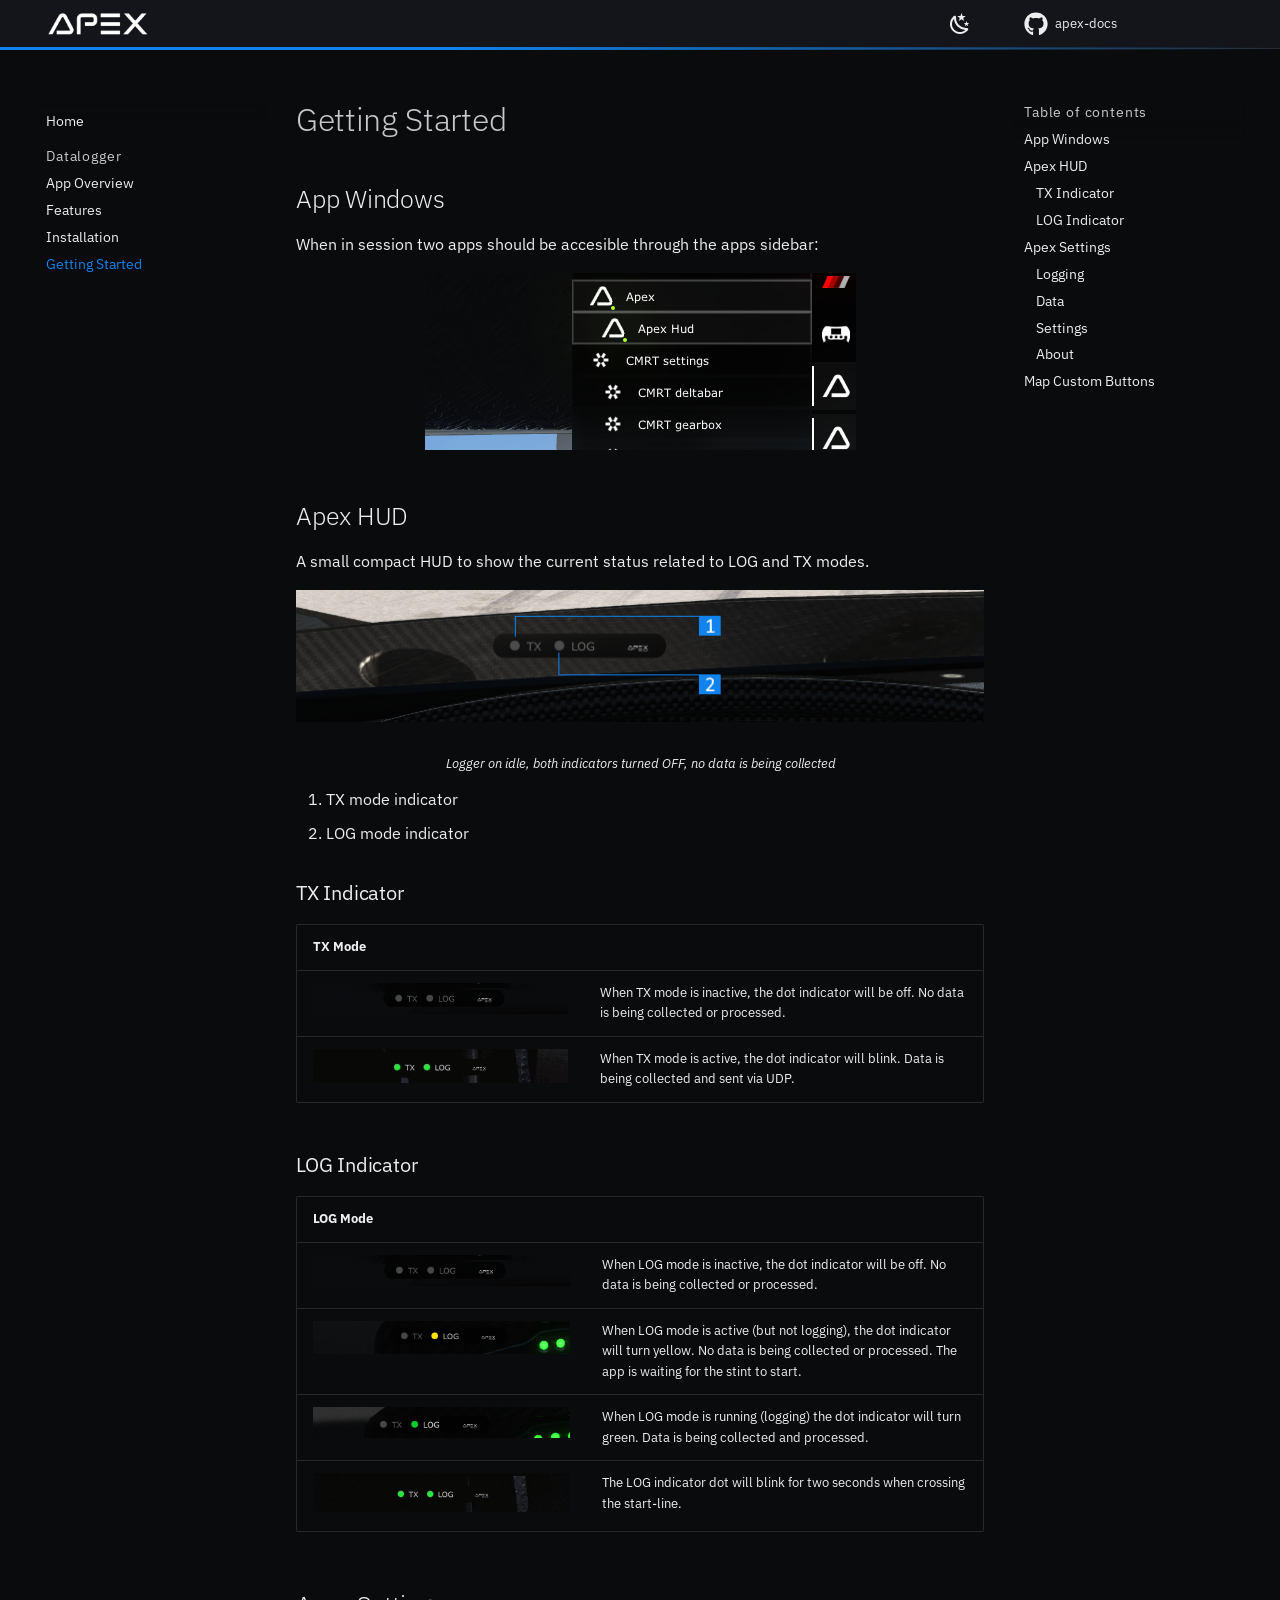
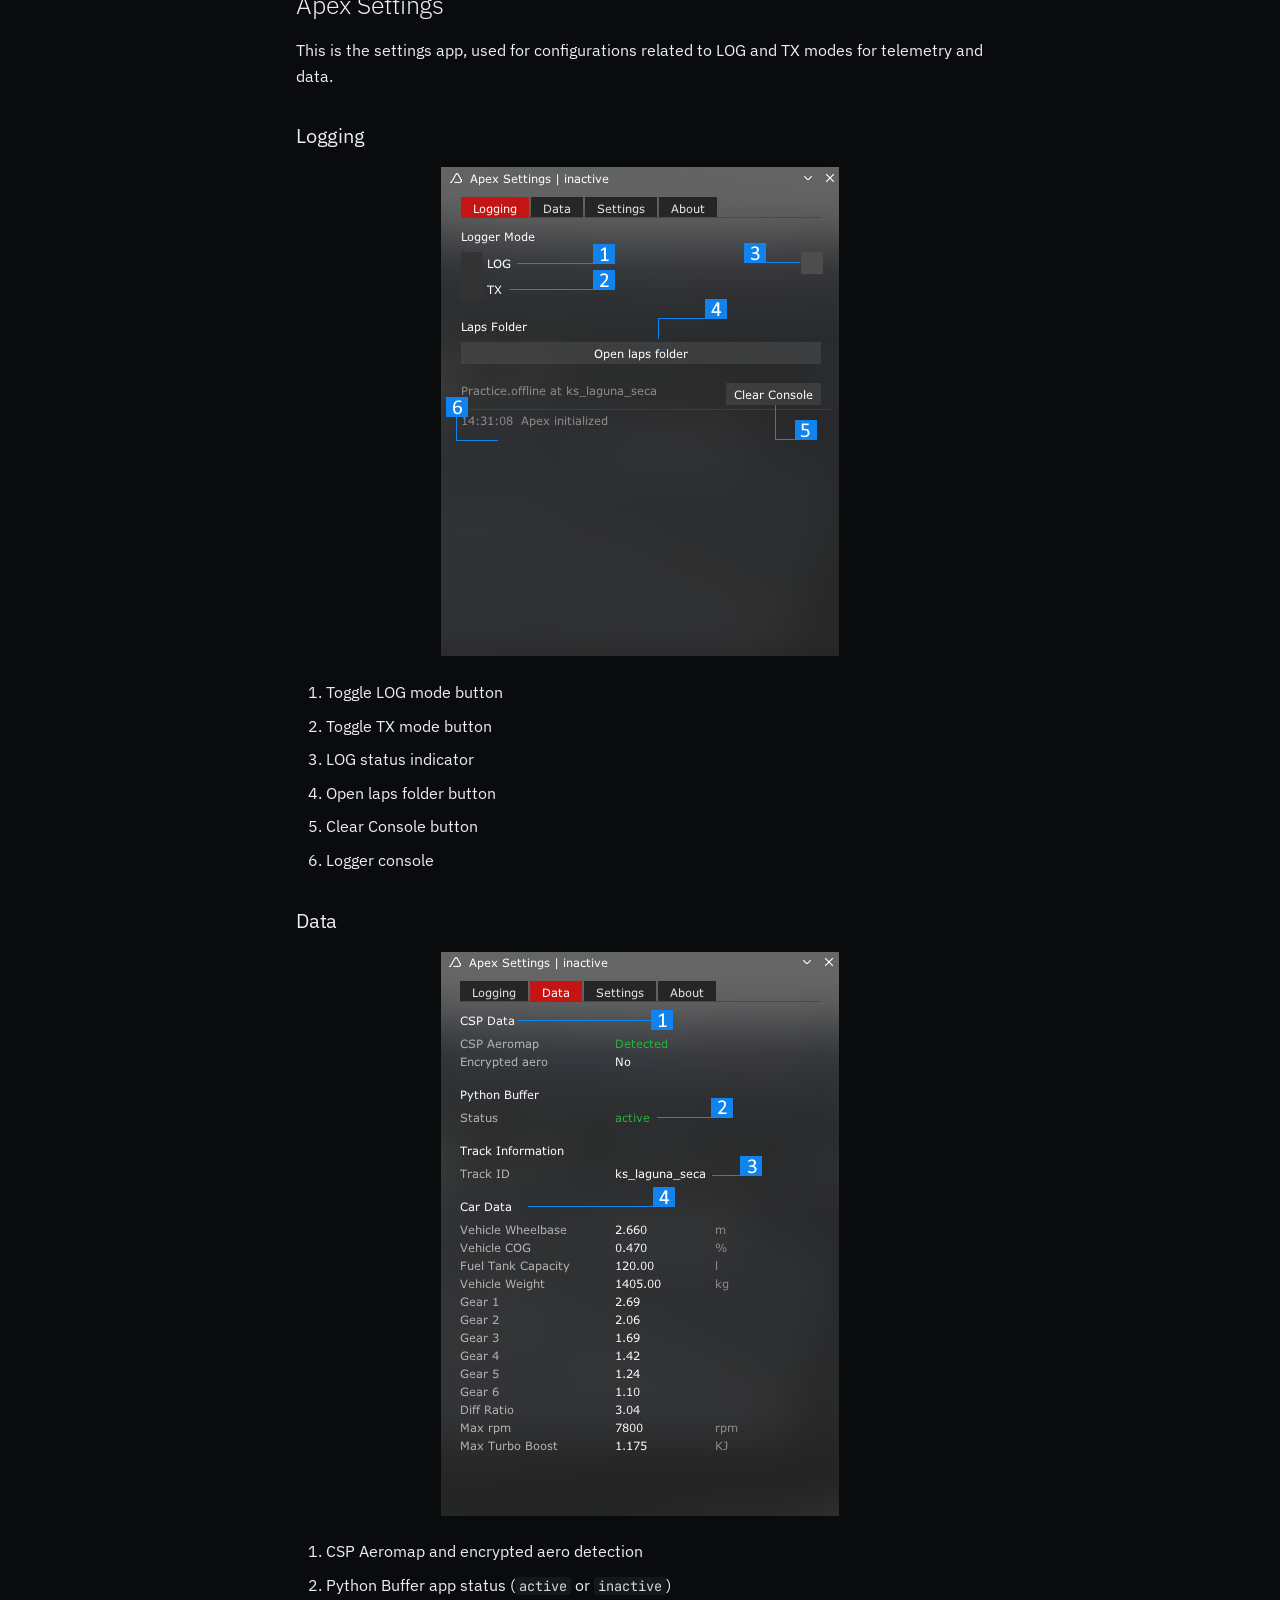
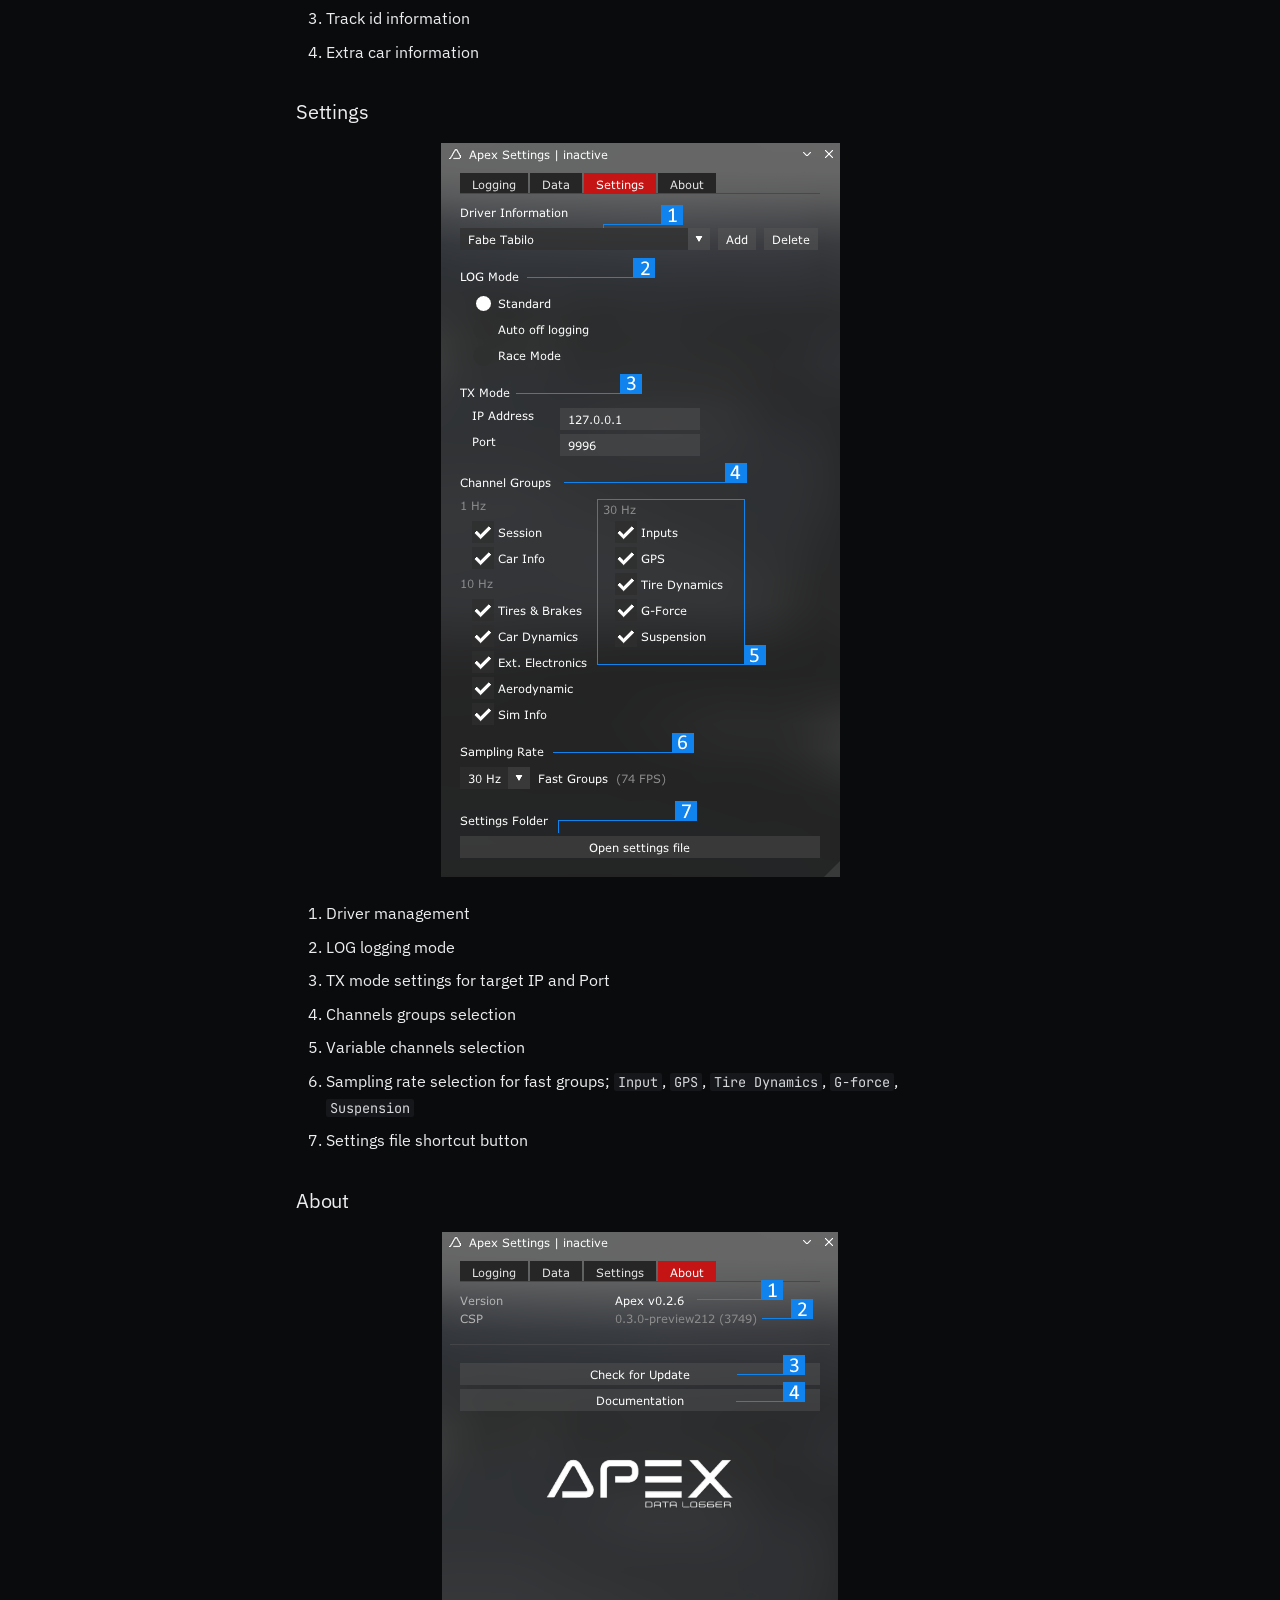
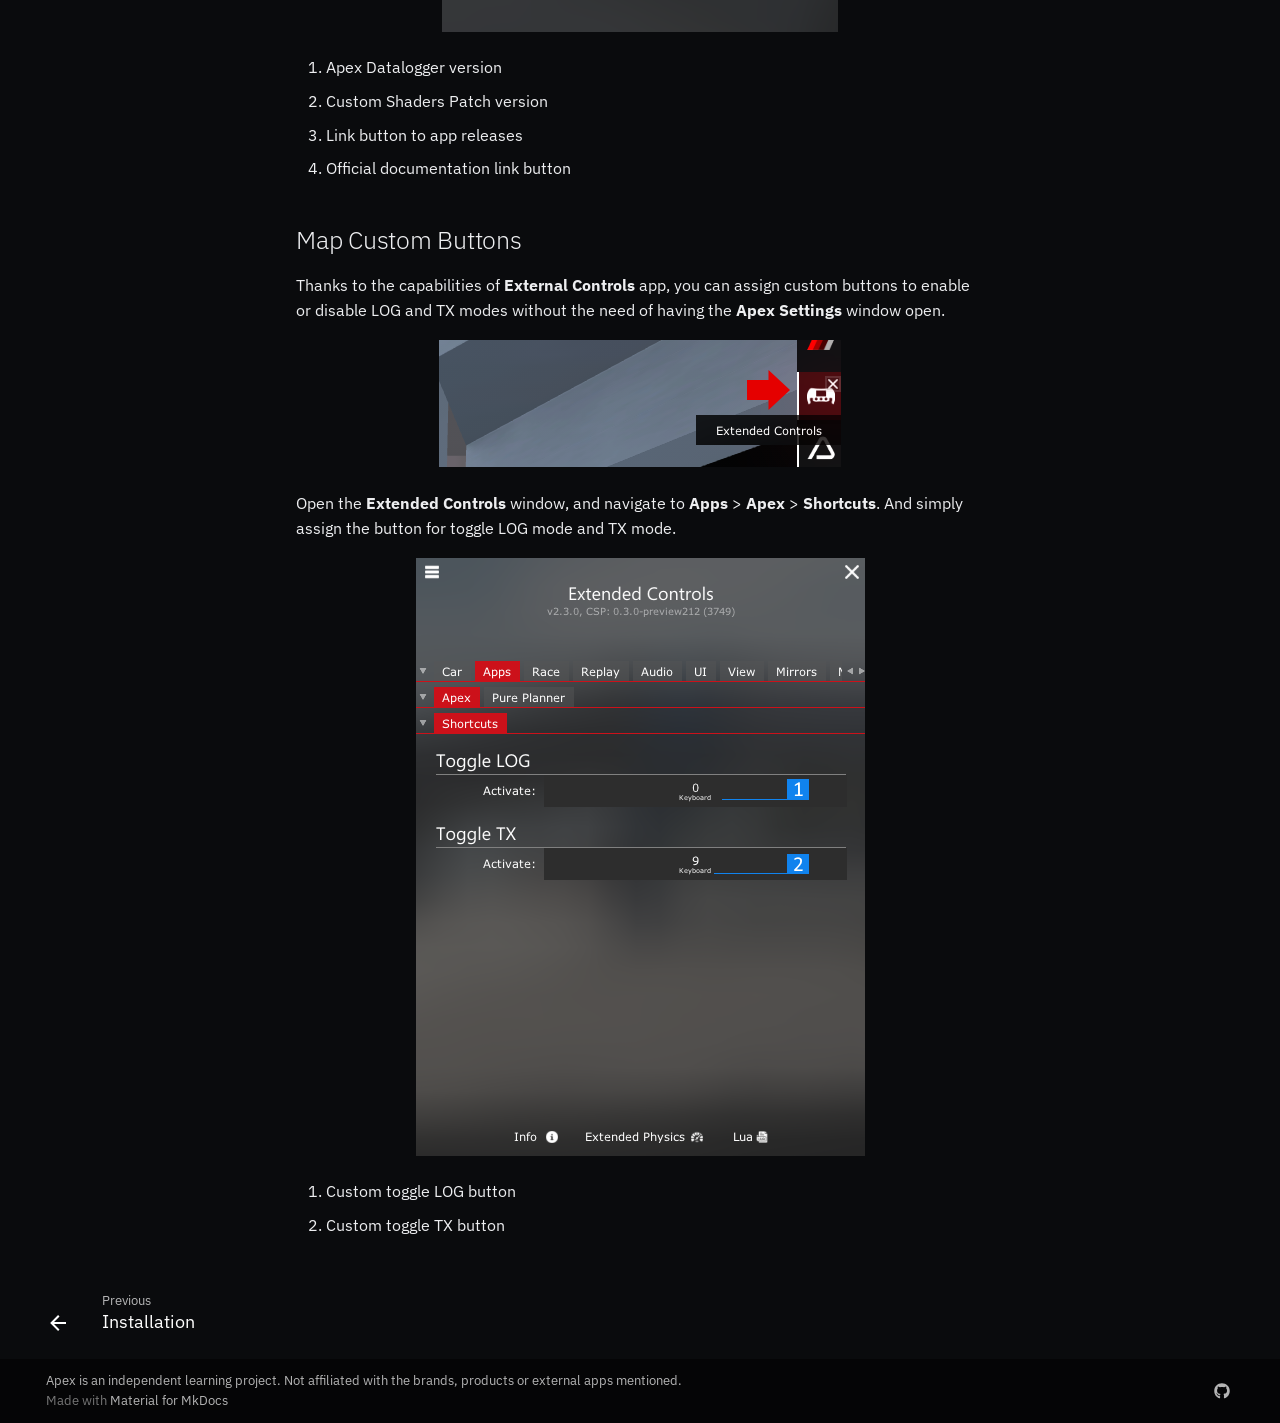
<file: datalogger/getting-started/index.html>
<!DOCTYPE html><html lang="en" class="no-js"><head>
    
      <meta charset="utf-8">
      <meta name="viewport" content="width=device-width,initial-scale=1">
      
        <meta name="description" content="Official documentation for Apex project.">
      
      
        <meta name="author" content="FT">
      
      
        <link rel="canonical" href="https://fabetabilo.github.io/apex-docs/datalogger/getting-started/">
      
      
        <link rel="prev" href="../installation/">
      
      
      
        
      
      
      <link rel="icon" href="../../assets/favicon.png">
      <meta name="generator" content="mkdocs-1.6.1, mkdocs-material-9.8.0">
    
    
      
        <title>Getting Started - Apex</title>
      
    
    
      <link rel="stylesheet" href="../../assets/stylesheets/main.57a0d79d.min.css">
      
        
        <link rel="stylesheet" href="../../assets/stylesheets/palette.fb2fffe2.min.css">
      
      


    
    
      
    
    
      
        
        
        <link rel="preconnect" href="https://fonts.gstatic.com" crossorigin="">
        <link rel="stylesheet" href="https://fonts.googleapis.com/css?family=IBM+Plex+Sans:300,300i,400,400i,700,700i%7CJetBrains+Mono:400,400i,700,700i&amp;display=fallback">
        <style>:root{--md-text-font:"IBM Plex Sans";--md-code-font:"JetBrains Mono"}</style>
      
    
    
      <link rel="stylesheet" href="../../css/style.css">
    
    <script>__md_scope=new URL("../..",location),__md_hash=e=>[...e].reduce(((e,_)=>(e<<5)-e+_.charCodeAt(0)),0),__md_get=(e,_=localStorage,t=__md_scope)=>JSON.parse(_.getItem(t.pathname+"."+e)),__md_set=(e,_,t=localStorage,a=__md_scope)=>{try{t.setItem(a.pathname+"."+e,JSON.stringify(_))}catch(e){}}</script>
    
      

    
    
  <link href="../../assets/stylesheets/glightbox.min.css" rel="stylesheet"><script src="../../assets/javascripts/glightbox.min.js"></script><style id="glightbox-style">
            html.glightbox-open { overflow: initial; height: 100%; }
            .gslide-title { margin-top: 0px; user-select: text; }
            .gslide-desc { color: #666; user-select: text; }
            .gslide-image img { background: white; }
            .gscrollbar-fixer { padding-right: 15px; }
            .gdesc-inner { font-size: 0.75rem; }
            body[data-md-color-scheme="slate"] .gdesc-inner { background: var(--md-default-bg-color); }
            body[data-md-color-scheme="slate"] .gslide-title { color: var(--md-default-fg-color); }
            body[data-md-color-scheme="slate"] .gslide-desc { color: var(--md-default-fg-color); }
        </style></head>
  
  
    
    
      
    
    
    
    
    <body dir="ltr" data-md-color-scheme="slate" data-md-color-primary="black" data-md-color-accent="red">
  
    
    <input class="md-toggle" data-md-toggle="drawer" type="checkbox" id="__drawer" autocomplete="off">
    <input class="md-toggle" data-md-toggle="search" type="checkbox" id="__search" autocomplete="off">
    <label class="md-overlay" for="__drawer"></label>
    <div data-md-component="skip">
      
        
        <a href="#getting-started" class="md-skip">
          Skip to content
        </a>
      
    </div>
    <div data-md-component="announce">
      
    </div>
    
    
      

  

<header class="md-header md-header--shadow" data-md-component="header">
  <nav class="md-header__inner md-grid" aria-label="Header">
    <a href="../.." title="Apex" class="md-header__button md-logo" aria-label="Apex" data-md-component="logo">
      
  <img src="../../assets/sml.png" alt="logo">

    </a>
    <label class="md-header__button md-icon" for="__drawer">
      
      <svg xmlns="http://www.w3.org/2000/svg" viewBox="0 0 24 24"><path d="M3 6h18v2H3zm0 5h18v2H3zm0 5h18v2H3z"></path></svg>
    </label>
    <div class="md-header__title" data-md-component="header-title">
      <div class="md-header__ellipsis">
        <div class="md-header__topic">
          <span class="md-ellipsis">
            Apex
          </span>
        </div>
        <div class="md-header__topic" data-md-component="header-topic">
          <span class="md-ellipsis">
            
              Getting Started
            
          </span>
        </div>
      </div>
    </div>
    
      
        <form class="md-header__option" data-md-component="palette">
  
    
    
    
    <input class="md-option" data-md-color-media="" data-md-color-scheme="slate" data-md-color-primary="black" data-md-color-accent="red" aria-label="Switch to light mode" type="radio" name="__palette" id="__palette_0">
    
      <label class="md-header__button md-icon" title="Switch to light mode" for="__palette_1" hidden="">
        <svg xmlns="http://www.w3.org/2000/svg" viewBox="0 0 24 24"><path d="m17.75 4.09-2.53 1.94.91 3.06-2.63-1.81-2.63 1.81.91-3.06-2.53-1.94L12.44 4l1.06-3 1.06 3zm3.5 6.91-1.64 1.25.59 1.98-1.7-1.17-1.7 1.17.59-1.98L15.75 11l2.06-.05L18.5 9l.69 1.95zm-2.28 4.95c.83-.08 1.72 1.1 1.19 1.85-.32.45-.66.87-1.08 1.27C15.17 23 8.84 23 4.94 19.07c-3.91-3.9-3.91-10.24 0-14.14.4-.4.82-.76 1.27-1.08.75-.53 1.93.36 1.85 1.19-.27 2.86.69 5.83 2.89 8.02a9.96 9.96 0 0 0 8.02 2.89m-1.64 2.02a12.08 12.08 0 0 1-7.8-3.47c-2.17-2.19-3.33-5-3.49-7.82-2.81 3.14-2.7 7.96.31 10.98 3.02 3.01 7.84 3.12 10.98.31"></path></svg>
      </label>
    
  
    
    
    
    <input class="md-option" data-md-color-media="" data-md-color-scheme="default" data-md-color-primary="black" data-md-color-accent="red" aria-label="Switch to dark mode" type="radio" name="__palette" id="__palette_1">
    
      <label class="md-header__button md-icon" title="Switch to dark mode" for="__palette_0" hidden="">
        <svg xmlns="http://www.w3.org/2000/svg" viewBox="0 0 24 24"><path d="M12 7a5 5 0 0 1 5 5 5 5 0 0 1-5 5 5 5 0 0 1-5-5 5 5 0 0 1 5-5m0 2a3 3 0 0 0-3 3 3 3 0 0 0 3 3 3 3 0 0 0 3-3 3 3 0 0 0-3-3m0-7 2.39 3.42C13.65 5.15 12.84 5 12 5s-1.65.15-2.39.42zM3.34 7l4.16-.35A7.2 7.2 0 0 0 5.94 8.5c-.44.74-.69 1.5-.83 2.29zm.02 10 1.76-3.77a7.131 7.131 0 0 0 2.38 4.14zM20.65 7l-1.77 3.79a7.02 7.02 0 0 0-2.38-4.15zm-.01 10-4.14.36c.59-.51 1.12-1.14 1.54-1.86.42-.73.69-1.5.83-2.29zM12 22l-2.41-3.44c.74.27 1.55.44 2.41.44.82 0 1.63-.17 2.37-.44z"></path></svg>
      </label>
    
  
</form>
      
    
    
      <script>var palette=__md_get("__palette");if(palette&&palette.color){if("(prefers-color-scheme)"===palette.color.media){var media=matchMedia("(prefers-color-scheme: light)"),input=document.querySelector(media.matches?"[data-md-color-media='(prefers-color-scheme: light)']":"[data-md-color-media='(prefers-color-scheme: dark)']");palette.color.media=input.getAttribute("data-md-color-media"),palette.color.scheme=input.getAttribute("data-md-color-scheme"),palette.color.primary=input.getAttribute("data-md-color-primary"),palette.color.accent=input.getAttribute("data-md-color-accent")}for(var[key,value]of Object.entries(palette.color))document.body.setAttribute("data-md-color-"+key,value)}</script>
    
    
    
    
      <div class="md-header__source">
        <a href="https://github.com/fabetabilo/apex-docs" title="Go to repository" class="md-source" data-md-component="source">
  <div class="md-source__icon md-icon">
    
    <svg xmlns="http://www.w3.org/2000/svg" viewBox="0 0 512 512"><!--! Font Awesome Free 7.1.0 by @fontawesome - https://fontawesome.com License - https://fontawesome.com/license/free (Icons: CC BY 4.0, Fonts: SIL OFL 1.1, Code: MIT License) Copyright 2025 Fonticons, Inc.--><path d="M173.9 397.4c0 2-2.3 3.6-5.2 3.6-3.3.3-5.6-1.3-5.6-3.6 0-2 2.3-3.6 5.2-3.6 3-.3 5.6 1.3 5.6 3.6m-31.1-4.5c-.7 2 1.3 4.3 4.3 4.9 2.6 1 5.6 0 6.2-2s-1.3-4.3-4.3-5.2c-2.6-.7-5.5.3-6.2 2.3m44.2-1.7c-2.9.7-4.9 2.6-4.6 4.9.3 2 2.9 3.3 5.9 2.6 2.9-.7 4.9-2.6 4.6-4.6-.3-1.9-3-3.2-5.9-2.9M252.8 8C114.1 8 8 113.3 8 252c0 110.9 69.8 205.8 169.5 239.2 12.8 2.3 17.3-5.6 17.3-12.1 0-6.2-.3-40.4-.3-61.4 0 0-70 15-84.7-29.8 0 0-11.4-29.1-27.8-36.6 0 0-22.9-15.7 1.6-15.4 0 0 24.9 2 38.6 25.8 21.9 38.6 58.6 27.5 72.9 20.9 2.3-16 8.8-27.1 16-33.7-55.9-6.2-112.3-14.3-112.3-110.5 0-27.5 7.6-41.3 23.6-58.9-2.6-6.5-11.1-33.3 2.6-67.9 20.9-6.5 69 27 69 27 20-5.6 41.5-8.5 62.8-8.5s42.8 2.9 62.8 8.5c0 0 48.1-33.6 69-27 13.7 34.7 5.2 61.4 2.6 67.9 16 17.7 25.8 31.5 25.8 58.9 0 96.5-58.9 104.2-114.8 110.5 9.2 7.9 17 22.9 17 46.4 0 33.7-.3 75.4-.3 83.6 0 6.5 4.6 14.4 17.3 12.1C436.2 457.8 504 362.9 504 252 504 113.3 391.5 8 252.8 8M105.2 352.9c-1.3 1-1 3.3.7 5.2 1.6 1.6 3.9 2.3 5.2 1 1.3-1 1-3.3-.7-5.2-1.6-1.6-3.9-2.3-5.2-1m-10.8-8.1c-.7 1.3.3 2.9 2.3 3.9 1.6 1 3.6.7 4.3-.7.7-1.3-.3-2.9-2.3-3.9-2-.6-3.6-.3-4.3.7m32.4 35.6c-1.6 1.3-1 4.3 1.3 6.2 2.3 2.3 5.2 2.6 6.5 1 1.3-1.3.7-4.3-1.3-6.2-2.2-2.3-5.2-2.6-6.5-1m-11.4-14.7c-1.6 1-1.6 3.6 0 5.9s4.3 3.3 5.6 2.3c1.6-1.3 1.6-3.9 0-6.2-1.4-2.3-4-3.3-5.6-2"></path></svg>
  </div>
  <div class="md-source__repository">
    apex-docs
  </div>
</a>
      </div>
    
  </nav>
  
</header>
    
    <div class="md-container" data-md-component="container">
      
      
        
          
        
      
      <main class="md-main" data-md-component="main">
        <div class="md-main__inner md-grid">
          
            
              
              <div class="md-sidebar md-sidebar--primary" data-md-component="sidebar" data-md-type="navigation">
                <div class="md-sidebar__scrollwrap">
                  <div class="md-sidebar__inner">
                    



<nav class="md-nav md-nav--primary" aria-label="Navigation" data-md-level="0">
  <label class="md-nav__title" for="__drawer">
    <a href="../.." title="Apex" class="md-nav__button md-logo" aria-label="Apex" data-md-component="logo">
      
  <img src="../../assets/sml.png" alt="logo">

    </a>
    Apex
  </label>
  
    <div class="md-nav__source">
      <a href="https://github.com/fabetabilo/apex-docs" title="Go to repository" class="md-source" data-md-component="source">
  <div class="md-source__icon md-icon">
    
    <svg xmlns="http://www.w3.org/2000/svg" viewBox="0 0 512 512"><!--! Font Awesome Free 7.1.0 by @fontawesome - https://fontawesome.com License - https://fontawesome.com/license/free (Icons: CC BY 4.0, Fonts: SIL OFL 1.1, Code: MIT License) Copyright 2025 Fonticons, Inc.--><path d="M173.9 397.4c0 2-2.3 3.6-5.2 3.6-3.3.3-5.6-1.3-5.6-3.6 0-2 2.3-3.6 5.2-3.6 3-.3 5.6 1.3 5.6 3.6m-31.1-4.5c-.7 2 1.3 4.3 4.3 4.9 2.6 1 5.6 0 6.2-2s-1.3-4.3-4.3-5.2c-2.6-.7-5.5.3-6.2 2.3m44.2-1.7c-2.9.7-4.9 2.6-4.6 4.9.3 2 2.9 3.3 5.9 2.6 2.9-.7 4.9-2.6 4.6-4.6-.3-1.9-3-3.2-5.9-2.9M252.8 8C114.1 8 8 113.3 8 252c0 110.9 69.8 205.8 169.5 239.2 12.8 2.3 17.3-5.6 17.3-12.1 0-6.2-.3-40.4-.3-61.4 0 0-70 15-84.7-29.8 0 0-11.4-29.1-27.8-36.6 0 0-22.9-15.7 1.6-15.4 0 0 24.9 2 38.6 25.8 21.9 38.6 58.6 27.5 72.9 20.9 2.3-16 8.8-27.1 16-33.7-55.9-6.2-112.3-14.3-112.3-110.5 0-27.5 7.6-41.3 23.6-58.9-2.6-6.5-11.1-33.3 2.6-67.9 20.9-6.5 69 27 69 27 20-5.6 41.5-8.5 62.8-8.5s42.8 2.9 62.8 8.5c0 0 48.1-33.6 69-27 13.7 34.7 5.2 61.4 2.6 67.9 16 17.7 25.8 31.5 25.8 58.9 0 96.5-58.9 104.2-114.8 110.5 9.2 7.9 17 22.9 17 46.4 0 33.7-.3 75.4-.3 83.6 0 6.5 4.6 14.4 17.3 12.1C436.2 457.8 504 362.9 504 252 504 113.3 391.5 8 252.8 8M105.2 352.9c-1.3 1-1 3.3.7 5.2 1.6 1.6 3.9 2.3 5.2 1 1.3-1 1-3.3-.7-5.2-1.6-1.6-3.9-2.3-5.2-1m-10.8-8.1c-.7 1.3.3 2.9 2.3 3.9 1.6 1 3.6.7 4.3-.7.7-1.3-.3-2.9-2.3-3.9-2-.6-3.6-.3-4.3.7m32.4 35.6c-1.6 1.3-1 4.3 1.3 6.2 2.3 2.3 5.2 2.6 6.5 1 1.3-1.3.7-4.3-1.3-6.2-2.2-2.3-5.2-2.6-6.5-1m-11.4-14.7c-1.6 1-1.6 3.6 0 5.9s4.3 3.3 5.6 2.3c1.6-1.3 1.6-3.9 0-6.2-1.4-2.3-4-3.3-5.6-2"></path></svg>
  </div>
  <div class="md-source__repository">
    apex-docs
  </div>
</a>
    </div>
  
  <ul class="md-nav__list" data-md-scrollfix="">
    
      
      
  
  
  
  
    <li class="md-nav__item">
      <a href="../.." class="md-nav__link">
        
  
  
  <span class="md-ellipsis">
    
  
    Home
  

    
  </span>
  
  

      </a>
    </li>
  

    
      
      
  
  
    
  
  
  
    
    
      
        
      
        
      
        
      
        
      
    
    
    
      
        
        
      
    
    
    <li class="md-nav__item md-nav__item--active md-nav__item--section md-nav__item--nested">
      
        
        
        <input class="md-nav__toggle md-toggle " type="checkbox" id="__nav_2" checked="">
        
          
          <label class="md-nav__link" for="__nav_2" id="__nav_2_label" tabindex="">
            
  
  
  <span class="md-ellipsis">
    
  
    Datalogger
  

    
  </span>
  
  

            <span class="md-nav__icon md-icon"></span>
          </label>
        
        <nav class="md-nav" data-md-level="1" aria-labelledby="__nav_2_label" aria-expanded="true">
          <label class="md-nav__title" for="__nav_2">
            <span class="md-nav__icon md-icon"></span>
            
  
    Datalogger
  

          </label>
          <ul class="md-nav__list" data-md-scrollfix="">
            
              
                
  
  
  
  
    <li class="md-nav__item">
      <a href="../app-overview/" class="md-nav__link">
        
  
  
  <span class="md-ellipsis">
    
  
    App Overview
  

    
  </span>
  
  

      </a>
    </li>
  

              
            
              
                
  
  
  
  
    <li class="md-nav__item">
      <a href="../features/" class="md-nav__link">
        
  
  
  <span class="md-ellipsis">
    
  
    Features
  

    
  </span>
  
  

      </a>
    </li>
  

              
            
              
                
  
  
  
  
    <li class="md-nav__item">
      <a href="../installation/" class="md-nav__link">
        
  
  
  <span class="md-ellipsis">
    
  
    Installation
  

    
  </span>
  
  

      </a>
    </li>
  

              
            
              
                
  
  
    
  
  
  
    <li class="md-nav__item md-nav__item--active">
      
      <input class="md-nav__toggle md-toggle" type="checkbox" id="__toc">
      
      
        
      
      
        <label class="md-nav__link md-nav__link--active" for="__toc">
          
  
  
  <span class="md-ellipsis">
    
  
    Getting Started
  

    
  </span>
  
  

          <span class="md-nav__icon md-icon"></span>
        </label>
      
      <a href="./" class="md-nav__link md-nav__link--active">
        
  
  
  <span class="md-ellipsis">
    
  
    Getting Started
  

    
  </span>
  
  

      </a>
      
        

<nav class="md-nav md-nav--secondary" aria-label="Table of contents">
  
  
  
    
  
  
    <label class="md-nav__title" for="__toc">
      <span class="md-nav__icon md-icon"></span>
      Table of contents
    </label>
    <ul class="md-nav__list" data-md-component="toc" data-md-scrollfix="">
      
        <li class="md-nav__item">
  <a href="#app-windows" class="md-nav__link">
    <span class="md-ellipsis">
      
        App Windows
      
    </span>
  </a>
  
</li>
      
        <li class="md-nav__item">
  <a href="#apex-hud" class="md-nav__link">
    <span class="md-ellipsis">
      
        Apex HUD
      
    </span>
  </a>
  
    <nav class="md-nav" aria-label="Apex HUD">
      <ul class="md-nav__list">
        
          <li class="md-nav__item">
  <a href="#tx-indicator" class="md-nav__link">
    <span class="md-ellipsis">
      
        TX Indicator
      
    </span>
  </a>
  
</li>
        
          <li class="md-nav__item">
  <a href="#log-indicator" class="md-nav__link">
    <span class="md-ellipsis">
      
        LOG Indicator
      
    </span>
  </a>
  
</li>
        
      </ul>
    </nav>
  
</li>
      
        <li class="md-nav__item">
  <a href="#apex-settings" class="md-nav__link">
    <span class="md-ellipsis">
      
        Apex Settings
      
    </span>
  </a>
  
    <nav class="md-nav" aria-label="Apex Settings">
      <ul class="md-nav__list">
        
          <li class="md-nav__item">
  <a href="#logging" class="md-nav__link">
    <span class="md-ellipsis">
      
        Logging
      
    </span>
  </a>
  
</li>
        
          <li class="md-nav__item">
  <a href="#data" class="md-nav__link">
    <span class="md-ellipsis">
      
        Data
      
    </span>
  </a>
  
</li>
        
          <li class="md-nav__item">
  <a href="#settings" class="md-nav__link">
    <span class="md-ellipsis">
      
        Settings
      
    </span>
  </a>
  
</li>
        
          <li class="md-nav__item">
  <a href="#about" class="md-nav__link">
    <span class="md-ellipsis">
      
        About
      
    </span>
  </a>
  
</li>
        
      </ul>
    </nav>
  
</li>
      
        <li class="md-nav__item">
  <a href="#map-custom-buttons" class="md-nav__link">
    <span class="md-ellipsis">
      
        Map Custom Buttons
      
    </span>
  </a>
  
</li>
      
    </ul>
  
</nav>
      
    </li>
  

              
            
          </ul>
        </nav>
      
    </li>
  

    
  </ul>
</nav>
                  </div>
                </div>
              </div>
            
            
              
              <div class="md-sidebar md-sidebar--secondary" data-md-component="sidebar" data-md-type="toc">
                <div class="md-sidebar__scrollwrap">
                  <div class="md-sidebar__inner">
                    

<nav class="md-nav md-nav--secondary" aria-label="Table of contents">
  
  
  
    
  
  
    <label class="md-nav__title" for="__toc">
      <span class="md-nav__icon md-icon"></span>
      Table of contents
    </label>
    <ul class="md-nav__list" data-md-component="toc" data-md-scrollfix="">
      
        <li class="md-nav__item">
  <a href="#app-windows" class="md-nav__link">
    <span class="md-ellipsis">
      
        App Windows
      
    </span>
  </a>
  
</li>
      
        <li class="md-nav__item">
  <a href="#apex-hud" class="md-nav__link">
    <span class="md-ellipsis">
      
        Apex HUD
      
    </span>
  </a>
  
    <nav class="md-nav" aria-label="Apex HUD">
      <ul class="md-nav__list">
        
          <li class="md-nav__item">
  <a href="#tx-indicator" class="md-nav__link">
    <span class="md-ellipsis">
      
        TX Indicator
      
    </span>
  </a>
  
</li>
        
          <li class="md-nav__item">
  <a href="#log-indicator" class="md-nav__link">
    <span class="md-ellipsis">
      
        LOG Indicator
      
    </span>
  </a>
  
</li>
        
      </ul>
    </nav>
  
</li>
      
        <li class="md-nav__item">
  <a href="#apex-settings" class="md-nav__link">
    <span class="md-ellipsis">
      
        Apex Settings
      
    </span>
  </a>
  
    <nav class="md-nav" aria-label="Apex Settings">
      <ul class="md-nav__list">
        
          <li class="md-nav__item">
  <a href="#logging" class="md-nav__link">
    <span class="md-ellipsis">
      
        Logging
      
    </span>
  </a>
  
</li>
        
          <li class="md-nav__item">
  <a href="#data" class="md-nav__link">
    <span class="md-ellipsis">
      
        Data
      
    </span>
  </a>
  
</li>
        
          <li class="md-nav__item">
  <a href="#settings" class="md-nav__link">
    <span class="md-ellipsis">
      
        Settings
      
    </span>
  </a>
  
</li>
        
          <li class="md-nav__item">
  <a href="#about" class="md-nav__link">
    <span class="md-ellipsis">
      
        About
      
    </span>
  </a>
  
</li>
        
      </ul>
    </nav>
  
</li>
      
        <li class="md-nav__item">
  <a href="#map-custom-buttons" class="md-nav__link">
    <span class="md-ellipsis">
      
        Map Custom Buttons
      
    </span>
  </a>
  
</li>
      
    </ul>
  
</nav>
                  </div>
                </div>
              </div>
            
          
          
            <div class="md-content" data-md-component="content">
              
              <article class="md-content__inner md-typeset">
                
                  


  
  


<h1 id="getting-started">Getting Started</h1>
<h2 id="app-windows">App Windows</h2>
<p>When in session two apps should be accesible through the apps sidebar:</p>
<p align="center">
<a class="glightbox" data-type="image" data-width="auto" data-height="auto" href="../assets/apps-sidebar.png" data-desc-position="bottom"><img src="../assets/apps-sidebar.png" alt="lua-folder"></a>
</p>

<h2 id="apex-hud">Apex HUD</h2>
<p>A small compact HUD to show the current status related to LOG and TX modes.</p>
<p align="center">
<a class="glightbox" data-type="image" data-width="auto" data-height="auto" href="../assets/apphud.png" data-desc-position="bottom"><img src="../assets/apphud.png" alt="hud"></a>
</p>
<p align="center">
  <sub><i>Logger on idle, both indicators turned OFF, no data is being collected</i></sub>
</p>

<ol>
<li>TX mode indicator</li>
<li>LOG mode indicator</li>
</ol>
<h3 id="tx-indicator">TX Indicator</h3>
<table>
  <thead>
    <tr>
      <th>TX Mode</th>
    </tr>
  </thead>
  <tbody>
    <tr>
      <td>
        <a class="glightbox" data-type="image" data-width="auto" data-height="auto" href="../assets/11apphud.png" data-desc-position="bottom"><img src="../assets/11apphud.png" alt="tx-off" width="370"></a>
      </td>
      <td>
        When TX mode is inactive, the dot indicator will be off. No data is being collected or processed.
      </td>
    </tr>
    <tr>
      <td>
        <a class="glightbox" data-type="image" data-width="auto" data-height="auto" href="../assets/12tx.gif" data-desc-position="bottom"><img src="../assets/12tx.gif" alt="tx-on" width="370"></a>
      </td>
      <td>
        When TX mode is active, the dot indicator will blink. Data is being collected and sent via UDP.
      </td>
    </tr>
  </tbody>
</table>

<h3 id="log-indicator">LOG Indicator</h3>
<table>
  <thead>
    <tr>
      <th>LOG Mode</th>
    </tr>
  </thead>
  <tbody>
    <tr>
      <td>
        <a class="glightbox" data-type="image" data-width="auto" data-height="auto" href="../assets/11apphud.png" data-desc-position="bottom"><img src="../assets/11apphud.png" alt="log-off" width="600"></a>
      </td>
      <td>
        When LOG mode is inactive, the dot indicator will be off. No data is being collected or processed.
      </td>
    </tr>
    <tr>
      <td>
        <a class="glightbox" data-type="image" data-width="auto" data-height="auto" href="../assets/13apphud.png" data-desc-position="bottom"><img src="../assets/13apphud.png" alt="log-waiting" width="600"></a>
      </td>
      <td>
        When LOG mode is active (but not logging), the dot indicator will turn yellow. No data is being collected or processed. The app is waiting for the stint to start.
      </td>
    </tr>
    <tr>
      <td>
        <a class="glightbox" data-type="image" data-width="auto" data-height="auto" href="../assets/14apphud.png" data-desc-position="bottom"><img src="../assets/14apphud.png" alt="log-on" width="600"></a>
      </td>
      <td>
        When LOG mode is running (logging) the dot indicator will turn green. Data is being collected and processed. 
      </td>
    </tr>
    <tr>
      <td>
        <a class="glightbox" data-type="image" data-width="auto" data-height="auto" href="../assets/12log.gif" data-desc-position="bottom"><img src="../assets/12log.gif" alt="log-saving" width="600"></a>
      </td>
      <td>
        The LOG indicator dot will blink for two seconds when crossing the start-line.
      </td>
    </tr>
  </tbody>
</table>

<h2 id="apex-settings">Apex Settings</h2>
<p>This is the settings app, used for configurations related to LOG and TX modes for telemetry and data.</p>
<h3 id="logging">Logging</h3>
<p align="center">
<a class="glightbox" data-type="image" data-width="auto" data-height="auto" href="../assets/logging-tab.png" data-desc-position="bottom"><img src="../assets/logging-tab.png" alt="logging-tab"></a>
</p>

<ol>
<li>Toggle LOG mode button</li>
<li>Toggle TX mode button</li>
<li>LOG status indicator</li>
<li>Open laps folder button</li>
<li>Clear Console button</li>
<li>Logger console</li>
</ol>
<h3 id="data">Data</h3>
<p align="center">
<a class="glightbox" data-type="image" data-width="auto" data-height="auto" href="../assets/data-tab.png" data-desc-position="bottom"><img src="../assets/data-tab.png" alt="data-tab"></a>
</p>

<ol>
<li>CSP Aeromap and encrypted aero detection</li>
<li>Python Buffer app status (<code>active</code> or <code>inactive</code>)</li>
<li>Track id information</li>
<li>Extra car information</li>
</ol>
<h3 id="settings">Settings</h3>
<p align="center">
<a class="glightbox" data-type="image" data-width="auto" data-height="auto" href="../assets/settings-tab.png" data-desc-position="bottom"><img src="../assets/settings-tab.png" alt="settings-tab"></a>
</p>

<ol>
<li>Driver management</li>
<li>LOG logging mode</li>
<li>TX mode settings for target IP and Port</li>
<li>Channels groups selection</li>
<li>Variable channels selection</li>
<li>Sampling rate selection for fast groups; <code>Input</code>, <code>GPS</code>, <code>Tire Dynamics</code>, <code>G-force</code>, <code>Suspension</code></li>
<li>Settings file shortcut button</li>
</ol>
<h3 id="about">About</h3>
<p align="center">
<a class="glightbox" data-type="image" data-width="auto" data-height="auto" href="../assets/about-tab.png" data-desc-position="bottom"><img src="../assets/about-tab.png" alt="about-tab"></a>
</p>

<ol>
<li>Apex Datalogger version</li>
<li>Custom Shaders Patch version</li>
<li>Link button to app releases</li>
<li>Official documentation link button</li>
</ol>
<h2 id="map-custom-buttons">Map Custom Buttons</h2>
<p>Thanks to the capabilities of <strong>External Controls</strong> app, you can assign custom buttons to enable or disable LOG and TX modes without the need of having the <strong>Apex Settings</strong> window open.</p>
<p align="center">
<a class="glightbox" data-type="image" data-width="auto" data-height="auto" href="../assets/15ext.png" data-desc-position="bottom"><img src="../assets/15ext.png" alt="hud"></a>
</p>

<p>Open the <strong>Extended Controls</strong> window, and navigate to <strong>Apps</strong> &gt; <strong>Apex</strong> &gt; <strong>Shortcuts</strong>. And simply assign the button for toggle LOG mode and TX mode.</p>
<p align="center">
<a class="glightbox" data-type="image" data-width="auto" data-height="auto" href="../assets/ext-controls.png" data-desc-position="bottom"><img src="../assets/ext-controls.png" alt="extended-controls"></a>
</p>

<ol>
<li>Custom toggle LOG button</li>
<li>Custom toggle TX button</li>
</ol>












                
              </article>
            </div>
          
          
<script>var target=document.getElementById(location.hash.slice(1));target&&target.name&&(target.checked=target.name.startsWith("__tabbed_"))</script>
        </div>
        
          <button type="button" class="md-top md-icon" data-md-component="top" hidden="">
  
  <svg xmlns="http://www.w3.org/2000/svg" viewBox="0 0 24 24"><path d="M13 20h-2V8l-5.5 5.5-1.42-1.42L12 4.16l7.92 7.92-1.42 1.42L13 8z"></path></svg>
  Back to top
</button>
        
      </main>
      
        <footer class="md-footer">
  
    
      
      <nav class="md-footer__inner md-grid" aria-label="Footer">
        
          
          <a href="../installation/" class="md-footer__link md-footer__link--prev" aria-label="Previous: Installation">
            <div class="md-footer__button md-icon">
              
              <svg xmlns="http://www.w3.org/2000/svg" viewBox="0 0 24 24"><path d="M20 11v2H8l5.5 5.5-1.42 1.42L4.16 12l7.92-7.92L13.5 5.5 8 11z"></path></svg>
            </div>
            <div class="md-footer__title">
              <span class="md-footer__direction">
                Previous
              </span>
              <div class="md-ellipsis">
                Installation
              </div>
            </div>
          </a>
        
        
      </nav>
    
  
  <div class="md-footer-meta md-typeset">
    <div class="md-footer-meta__inner md-grid">
      <div class="md-copyright">
  
    <div class="md-copyright__highlight">
      Apex is an independent learning project. Not affiliated with the brands, products or external apps mentioned.

    </div>
  
  
    Made with
    <a href="https://squidfunk.github.io/mkdocs-material/" target="_blank" rel="noopener">
      Material for MkDocs
    </a>
  
</div>
      
        
<div class="md-social">
  
    
    
    
    
      
      
    
    <a href="https://github.com/fabetabilo/apex-docs" target="_blank" rel="noopener" title="github.com" class="md-social__link">
      <svg xmlns="http://www.w3.org/2000/svg" viewBox="0 0 512 512"><!--! Font Awesome Free 7.1.0 by @fontawesome - https://fontawesome.com License - https://fontawesome.com/license/free (Icons: CC BY 4.0, Fonts: SIL OFL 1.1, Code: MIT License) Copyright 2025 Fonticons, Inc.--><path d="M173.9 397.4c0 2-2.3 3.6-5.2 3.6-3.3.3-5.6-1.3-5.6-3.6 0-2 2.3-3.6 5.2-3.6 3-.3 5.6 1.3 5.6 3.6m-31.1-4.5c-.7 2 1.3 4.3 4.3 4.9 2.6 1 5.6 0 6.2-2s-1.3-4.3-4.3-5.2c-2.6-.7-5.5.3-6.2 2.3m44.2-1.7c-2.9.7-4.9 2.6-4.6 4.9.3 2 2.9 3.3 5.9 2.6 2.9-.7 4.9-2.6 4.6-4.6-.3-1.9-3-3.2-5.9-2.9M252.8 8C114.1 8 8 113.3 8 252c0 110.9 69.8 205.8 169.5 239.2 12.8 2.3 17.3-5.6 17.3-12.1 0-6.2-.3-40.4-.3-61.4 0 0-70 15-84.7-29.8 0 0-11.4-29.1-27.8-36.6 0 0-22.9-15.7 1.6-15.4 0 0 24.9 2 38.6 25.8 21.9 38.6 58.6 27.5 72.9 20.9 2.3-16 8.8-27.1 16-33.7-55.9-6.2-112.3-14.3-112.3-110.5 0-27.5 7.6-41.3 23.6-58.9-2.6-6.5-11.1-33.3 2.6-67.9 20.9-6.5 69 27 69 27 20-5.6 41.5-8.5 62.8-8.5s42.8 2.9 62.8 8.5c0 0 48.1-33.6 69-27 13.7 34.7 5.2 61.4 2.6 67.9 16 17.7 25.8 31.5 25.8 58.9 0 96.5-58.9 104.2-114.8 110.5 9.2 7.9 17 22.9 17 46.4 0 33.7-.3 75.4-.3 83.6 0 6.5 4.6 14.4 17.3 12.1C436.2 457.8 504 362.9 504 252 504 113.3 391.5 8 252.8 8M105.2 352.9c-1.3 1-1 3.3.7 5.2 1.6 1.6 3.9 2.3 5.2 1 1.3-1 1-3.3-.7-5.2-1.6-1.6-3.9-2.3-5.2-1m-10.8-8.1c-.7 1.3.3 2.9 2.3 3.9 1.6 1 3.6.7 4.3-.7.7-1.3-.3-2.9-2.3-3.9-2-.6-3.6-.3-4.3.7m32.4 35.6c-1.6 1.3-1 4.3 1.3 6.2 2.3 2.3 5.2 2.6 6.5 1 1.3-1.3.7-4.3-1.3-6.2-2.2-2.3-5.2-2.6-6.5-1m-11.4-14.7c-1.6 1-1.6 3.6 0 5.9s4.3 3.3 5.6 2.3c1.6-1.3 1.6-3.9 0-6.2-1.4-2.3-4-3.3-5.6-2"></path></svg>
    </a>
  
</div>
      
    </div>
  </div>
</footer>
      
    </div>
    <div class="md-dialog" data-md-component="dialog">
      <div class="md-dialog__inner md-typeset"></div>
    </div>
    
      <div class="md-progress" data-md-component="progress" role="progressbar"></div>
    
    
    
      
      
      <script id="__config" type="application/json">{"annotate": null, "base": "../..", "features": ["navigation.instant", "navigation.instant.progress", "navigation.tracking", "navigation.sections", "navigation.indexes", "navigation.top", "navigation.footer", "toc.follow", "search.suggest", "search.highlight", "content.code.copy"], "search": "../../assets/javascripts/workers/search.a7633da7.min.js", "tags": null, "translations": {"clipboard.copied": "Copied to clipboard", "clipboard.copy": "Copy to clipboard", "search.result.more.one": "1 more on this page", "search.result.more.other": "# more on this page", "search.result.none": "No matching documents", "search.result.one": "1 matching document", "search.result.other": "# matching documents", "search.result.placeholder": "Type to start searching", "search.result.term.missing": "Missing", "select.version": "Select version"}, "version": null}</script>
    
    
      <script src="../../assets/javascripts/bundle.c21346df.min.js"></script>
      
    
  
<script id="init-glightbox">const lightbox = GLightbox({"touchNavigation": true, "loop": false, "zoomable": true, "draggable": true, "openEffect": "zoom", "closeEffect": "zoom", "slideEffect": "slide"});
document$.subscribe(()=>{ lightbox.reload(); });
</script></body></html>
</file>
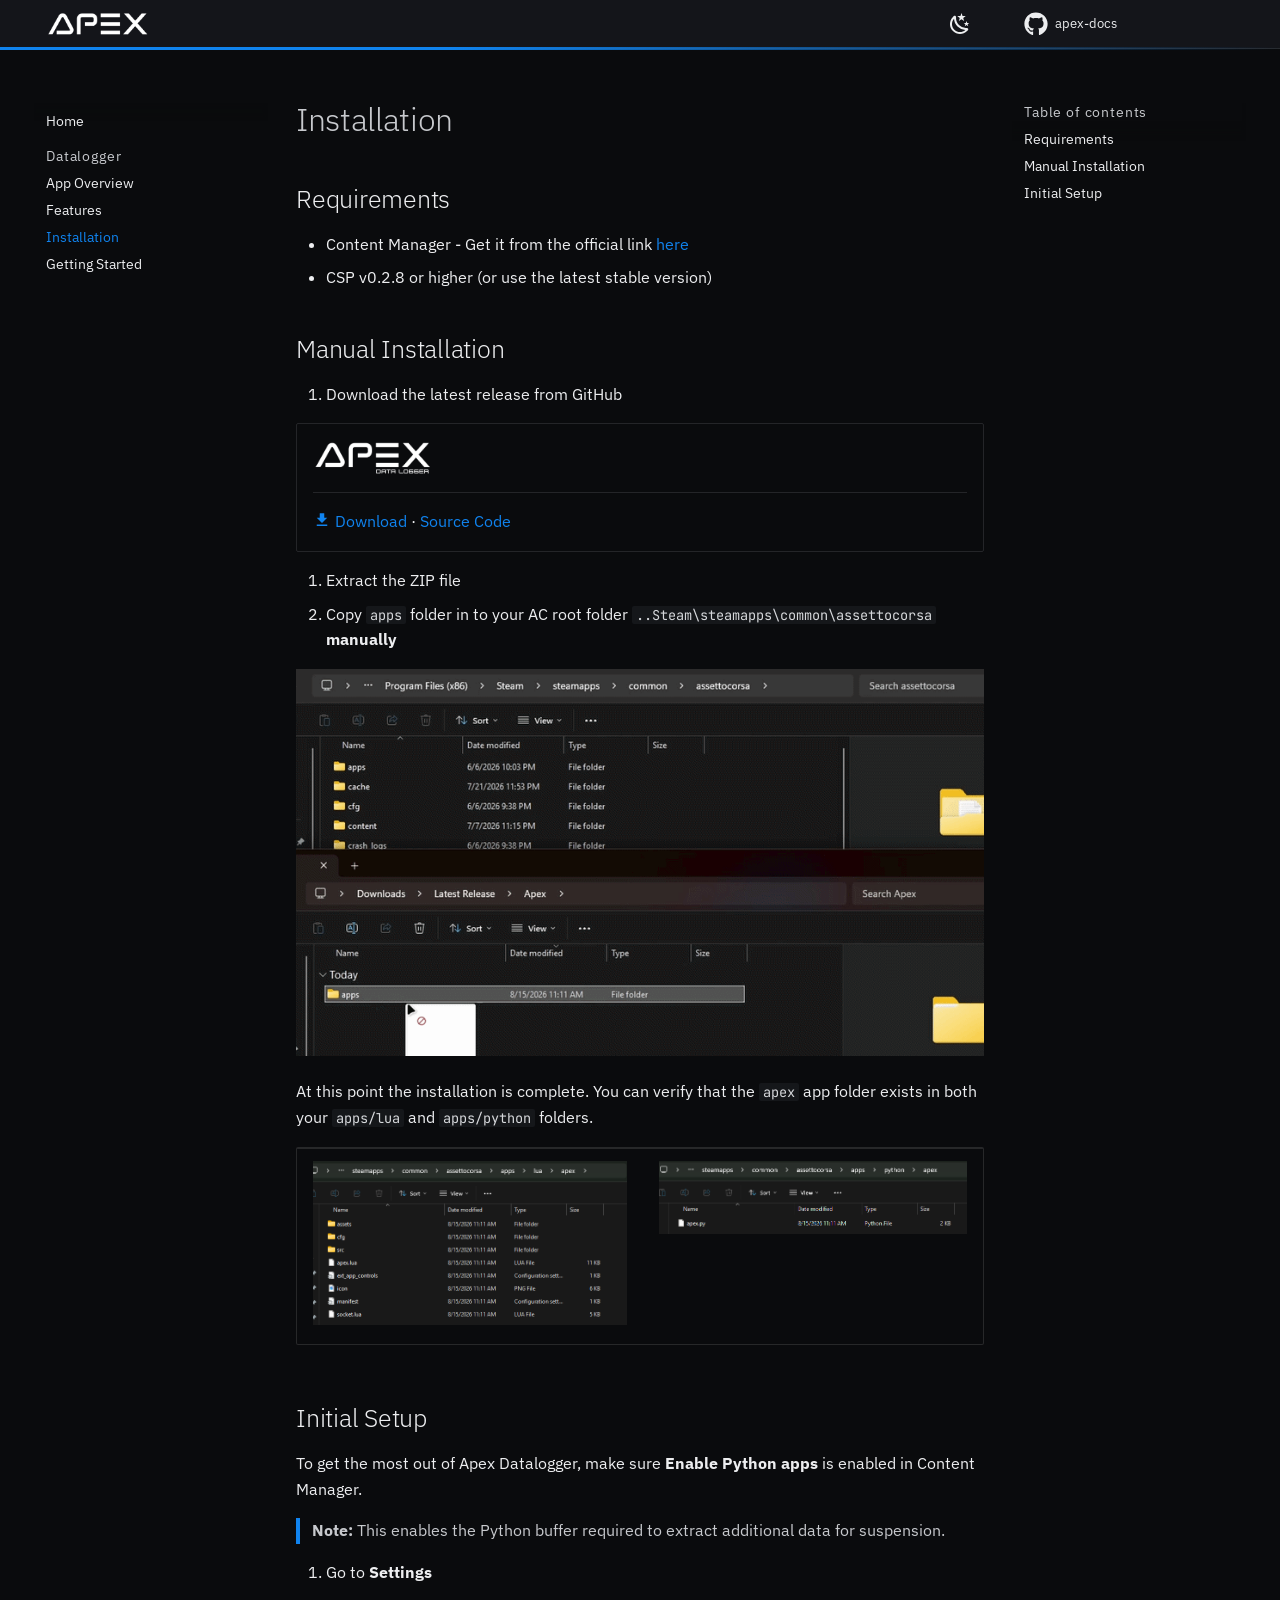
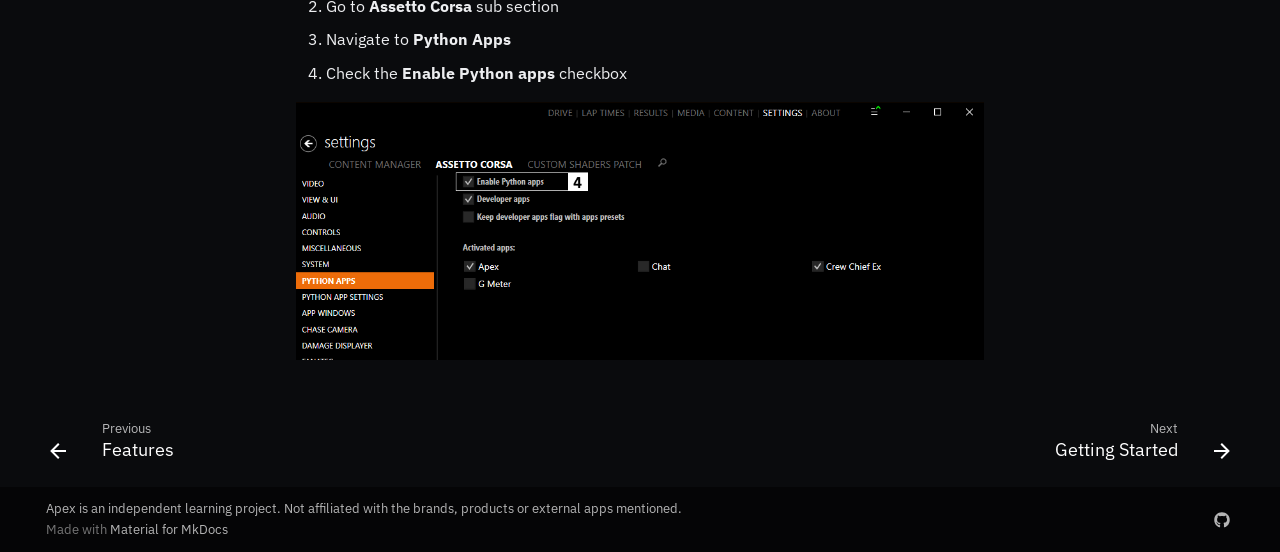
<file: datalogger/installation/index.html>
<!DOCTYPE html><html lang="en" class="no-js"><head>
    
      <meta charset="utf-8">
      <meta name="viewport" content="width=device-width,initial-scale=1">
      
        <meta name="description" content="Official documentation for Apex project.">
      
      
        <meta name="author" content="FT">
      
      
        <link rel="canonical" href="https://fabetabilo.github.io/apex-docs/datalogger/installation/">
      
      
        <link rel="prev" href="../features/">
      
      
        <link rel="next" href="../getting-started/">
      
      
        
      
      
      <link rel="icon" href="../../assets/favicon.png">
      <meta name="generator" content="mkdocs-1.6.1, mkdocs-material-9.8.0">
    
    
      
        <title>Installation - Apex</title>
      
    
    
      <link rel="stylesheet" href="../../assets/stylesheets/main.57a0d79d.min.css">
      
        
        <link rel="stylesheet" href="../../assets/stylesheets/palette.fb2fffe2.min.css">
      
      


    
    
      
    
    
      
        
        
        <link rel="preconnect" href="https://fonts.gstatic.com" crossorigin="">
        <link rel="stylesheet" href="https://fonts.googleapis.com/css?family=IBM+Plex+Sans:300,300i,400,400i,700,700i%7CJetBrains+Mono:400,400i,700,700i&amp;display=fallback">
        <style>:root{--md-text-font:"IBM Plex Sans";--md-code-font:"JetBrains Mono"}</style>
      
    
    
      <link rel="stylesheet" href="../../css/style.css">
    
    <script>__md_scope=new URL("../..",location),__md_hash=e=>[...e].reduce(((e,_)=>(e<<5)-e+_.charCodeAt(0)),0),__md_get=(e,_=localStorage,t=__md_scope)=>JSON.parse(_.getItem(t.pathname+"."+e)),__md_set=(e,_,t=localStorage,a=__md_scope)=>{try{t.setItem(a.pathname+"."+e,JSON.stringify(_))}catch(e){}}</script>
    
      

    
    
  <link href="../../assets/stylesheets/glightbox.min.css" rel="stylesheet"><script src="../../assets/javascripts/glightbox.min.js"></script><style id="glightbox-style">
            html.glightbox-open { overflow: initial; height: 100%; }
            .gslide-title { margin-top: 0px; user-select: text; }
            .gslide-desc { color: #666; user-select: text; }
            .gslide-image img { background: white; }
            .gscrollbar-fixer { padding-right: 15px; }
            .gdesc-inner { font-size: 0.75rem; }
            body[data-md-color-scheme="slate"] .gdesc-inner { background: var(--md-default-bg-color); }
            body[data-md-color-scheme="slate"] .gslide-title { color: var(--md-default-fg-color); }
            body[data-md-color-scheme="slate"] .gslide-desc { color: var(--md-default-fg-color); }
        </style></head>
  
  
    
    
      
    
    
    
    
    <body dir="ltr" data-md-color-scheme="slate" data-md-color-primary="black" data-md-color-accent="red">
  
    
    <input class="md-toggle" data-md-toggle="drawer" type="checkbox" id="__drawer" autocomplete="off">
    <input class="md-toggle" data-md-toggle="search" type="checkbox" id="__search" autocomplete="off">
    <label class="md-overlay" for="__drawer"></label>
    <div data-md-component="skip">
      
        
        <a href="#installation" class="md-skip">
          Skip to content
        </a>
      
    </div>
    <div data-md-component="announce">
      
    </div>
    
    
      

  

<header class="md-header md-header--shadow" data-md-component="header">
  <nav class="md-header__inner md-grid" aria-label="Header">
    <a href="../.." title="Apex" class="md-header__button md-logo" aria-label="Apex" data-md-component="logo">
      
  <img src="../../assets/sml.png" alt="logo">

    </a>
    <label class="md-header__button md-icon" for="__drawer">
      
      <svg xmlns="http://www.w3.org/2000/svg" viewBox="0 0 24 24"><path d="M3 6h18v2H3zm0 5h18v2H3zm0 5h18v2H3z"></path></svg>
    </label>
    <div class="md-header__title" data-md-component="header-title">
      <div class="md-header__ellipsis">
        <div class="md-header__topic">
          <span class="md-ellipsis">
            Apex
          </span>
        </div>
        <div class="md-header__topic" data-md-component="header-topic">
          <span class="md-ellipsis">
            
              Installation
            
          </span>
        </div>
      </div>
    </div>
    
      
        <form class="md-header__option" data-md-component="palette">
  
    
    
    
    <input class="md-option" data-md-color-media="" data-md-color-scheme="slate" data-md-color-primary="black" data-md-color-accent="red" aria-label="Switch to light mode" type="radio" name="__palette" id="__palette_0">
    
      <label class="md-header__button md-icon" title="Switch to light mode" for="__palette_1" hidden="">
        <svg xmlns="http://www.w3.org/2000/svg" viewBox="0 0 24 24"><path d="m17.75 4.09-2.53 1.94.91 3.06-2.63-1.81-2.63 1.81.91-3.06-2.53-1.94L12.44 4l1.06-3 1.06 3zm3.5 6.91-1.64 1.25.59 1.98-1.7-1.17-1.7 1.17.59-1.98L15.75 11l2.06-.05L18.5 9l.69 1.95zm-2.28 4.95c.83-.08 1.72 1.1 1.19 1.85-.32.45-.66.87-1.08 1.27C15.17 23 8.84 23 4.94 19.07c-3.91-3.9-3.91-10.24 0-14.14.4-.4.82-.76 1.27-1.08.75-.53 1.93.36 1.85 1.19-.27 2.86.69 5.83 2.89 8.02a9.96 9.96 0 0 0 8.02 2.89m-1.64 2.02a12.08 12.08 0 0 1-7.8-3.47c-2.17-2.19-3.33-5-3.49-7.82-2.81 3.14-2.7 7.96.31 10.98 3.02 3.01 7.84 3.12 10.98.31"></path></svg>
      </label>
    
  
    
    
    
    <input class="md-option" data-md-color-media="" data-md-color-scheme="default" data-md-color-primary="black" data-md-color-accent="red" aria-label="Switch to dark mode" type="radio" name="__palette" id="__palette_1">
    
      <label class="md-header__button md-icon" title="Switch to dark mode" for="__palette_0" hidden="">
        <svg xmlns="http://www.w3.org/2000/svg" viewBox="0 0 24 24"><path d="M12 7a5 5 0 0 1 5 5 5 5 0 0 1-5 5 5 5 0 0 1-5-5 5 5 0 0 1 5-5m0 2a3 3 0 0 0-3 3 3 3 0 0 0 3 3 3 3 0 0 0 3-3 3 3 0 0 0-3-3m0-7 2.39 3.42C13.65 5.15 12.84 5 12 5s-1.65.15-2.39.42zM3.34 7l4.16-.35A7.2 7.2 0 0 0 5.94 8.5c-.44.74-.69 1.5-.83 2.29zm.02 10 1.76-3.77a7.131 7.131 0 0 0 2.38 4.14zM20.65 7l-1.77 3.79a7.02 7.02 0 0 0-2.38-4.15zm-.01 10-4.14.36c.59-.51 1.12-1.14 1.54-1.86.42-.73.69-1.5.83-2.29zM12 22l-2.41-3.44c.74.27 1.55.44 2.41.44.82 0 1.63-.17 2.37-.44z"></path></svg>
      </label>
    
  
</form>
      
    
    
      <script>var palette=__md_get("__palette");if(palette&&palette.color){if("(prefers-color-scheme)"===palette.color.media){var media=matchMedia("(prefers-color-scheme: light)"),input=document.querySelector(media.matches?"[data-md-color-media='(prefers-color-scheme: light)']":"[data-md-color-media='(prefers-color-scheme: dark)']");palette.color.media=input.getAttribute("data-md-color-media"),palette.color.scheme=input.getAttribute("data-md-color-scheme"),palette.color.primary=input.getAttribute("data-md-color-primary"),palette.color.accent=input.getAttribute("data-md-color-accent")}for(var[key,value]of Object.entries(palette.color))document.body.setAttribute("data-md-color-"+key,value)}</script>
    
    
    
    
      <div class="md-header__source">
        <a href="https://github.com/fabetabilo/apex-docs" title="Go to repository" class="md-source" data-md-component="source">
  <div class="md-source__icon md-icon">
    
    <svg xmlns="http://www.w3.org/2000/svg" viewBox="0 0 512 512"><!--! Font Awesome Free 7.1.0 by @fontawesome - https://fontawesome.com License - https://fontawesome.com/license/free (Icons: CC BY 4.0, Fonts: SIL OFL 1.1, Code: MIT License) Copyright 2025 Fonticons, Inc.--><path d="M173.9 397.4c0 2-2.3 3.6-5.2 3.6-3.3.3-5.6-1.3-5.6-3.6 0-2 2.3-3.6 5.2-3.6 3-.3 5.6 1.3 5.6 3.6m-31.1-4.5c-.7 2 1.3 4.3 4.3 4.9 2.6 1 5.6 0 6.2-2s-1.3-4.3-4.3-5.2c-2.6-.7-5.5.3-6.2 2.3m44.2-1.7c-2.9.7-4.9 2.6-4.6 4.9.3 2 2.9 3.3 5.9 2.6 2.9-.7 4.9-2.6 4.6-4.6-.3-1.9-3-3.2-5.9-2.9M252.8 8C114.1 8 8 113.3 8 252c0 110.9 69.8 205.8 169.5 239.2 12.8 2.3 17.3-5.6 17.3-12.1 0-6.2-.3-40.4-.3-61.4 0 0-70 15-84.7-29.8 0 0-11.4-29.1-27.8-36.6 0 0-22.9-15.7 1.6-15.4 0 0 24.9 2 38.6 25.8 21.9 38.6 58.6 27.5 72.9 20.9 2.3-16 8.8-27.1 16-33.7-55.9-6.2-112.3-14.3-112.3-110.5 0-27.5 7.6-41.3 23.6-58.9-2.6-6.5-11.1-33.3 2.6-67.9 20.9-6.5 69 27 69 27 20-5.6 41.5-8.5 62.8-8.5s42.8 2.9 62.8 8.5c0 0 48.1-33.6 69-27 13.7 34.7 5.2 61.4 2.6 67.9 16 17.7 25.8 31.5 25.8 58.9 0 96.5-58.9 104.2-114.8 110.5 9.2 7.9 17 22.9 17 46.4 0 33.7-.3 75.4-.3 83.6 0 6.5 4.6 14.4 17.3 12.1C436.2 457.8 504 362.9 504 252 504 113.3 391.5 8 252.8 8M105.2 352.9c-1.3 1-1 3.3.7 5.2 1.6 1.6 3.9 2.3 5.2 1 1.3-1 1-3.3-.7-5.2-1.6-1.6-3.9-2.3-5.2-1m-10.8-8.1c-.7 1.3.3 2.9 2.3 3.9 1.6 1 3.6.7 4.3-.7.7-1.3-.3-2.9-2.3-3.9-2-.6-3.6-.3-4.3.7m32.4 35.6c-1.6 1.3-1 4.3 1.3 6.2 2.3 2.3 5.2 2.6 6.5 1 1.3-1.3.7-4.3-1.3-6.2-2.2-2.3-5.2-2.6-6.5-1m-11.4-14.7c-1.6 1-1.6 3.6 0 5.9s4.3 3.3 5.6 2.3c1.6-1.3 1.6-3.9 0-6.2-1.4-2.3-4-3.3-5.6-2"></path></svg>
  </div>
  <div class="md-source__repository">
    apex-docs
  </div>
</a>
      </div>
    
  </nav>
  
</header>
    
    <div class="md-container" data-md-component="container">
      
      
        
          
        
      
      <main class="md-main" data-md-component="main">
        <div class="md-main__inner md-grid">
          
            
              
              <div class="md-sidebar md-sidebar--primary" data-md-component="sidebar" data-md-type="navigation">
                <div class="md-sidebar__scrollwrap">
                  <div class="md-sidebar__inner">
                    



<nav class="md-nav md-nav--primary" aria-label="Navigation" data-md-level="0">
  <label class="md-nav__title" for="__drawer">
    <a href="../.." title="Apex" class="md-nav__button md-logo" aria-label="Apex" data-md-component="logo">
      
  <img src="../../assets/sml.png" alt="logo">

    </a>
    Apex
  </label>
  
    <div class="md-nav__source">
      <a href="https://github.com/fabetabilo/apex-docs" title="Go to repository" class="md-source" data-md-component="source">
  <div class="md-source__icon md-icon">
    
    <svg xmlns="http://www.w3.org/2000/svg" viewBox="0 0 512 512"><!--! Font Awesome Free 7.1.0 by @fontawesome - https://fontawesome.com License - https://fontawesome.com/license/free (Icons: CC BY 4.0, Fonts: SIL OFL 1.1, Code: MIT License) Copyright 2025 Fonticons, Inc.--><path d="M173.9 397.4c0 2-2.3 3.6-5.2 3.6-3.3.3-5.6-1.3-5.6-3.6 0-2 2.3-3.6 5.2-3.6 3-.3 5.6 1.3 5.6 3.6m-31.1-4.5c-.7 2 1.3 4.3 4.3 4.9 2.6 1 5.6 0 6.2-2s-1.3-4.3-4.3-5.2c-2.6-.7-5.5.3-6.2 2.3m44.2-1.7c-2.9.7-4.9 2.6-4.6 4.9.3 2 2.9 3.3 5.9 2.6 2.9-.7 4.9-2.6 4.6-4.6-.3-1.9-3-3.2-5.9-2.9M252.8 8C114.1 8 8 113.3 8 252c0 110.9 69.8 205.8 169.5 239.2 12.8 2.3 17.3-5.6 17.3-12.1 0-6.2-.3-40.4-.3-61.4 0 0-70 15-84.7-29.8 0 0-11.4-29.1-27.8-36.6 0 0-22.9-15.7 1.6-15.4 0 0 24.9 2 38.6 25.8 21.9 38.6 58.6 27.5 72.9 20.9 2.3-16 8.8-27.1 16-33.7-55.9-6.2-112.3-14.3-112.3-110.5 0-27.5 7.6-41.3 23.6-58.9-2.6-6.5-11.1-33.3 2.6-67.9 20.9-6.5 69 27 69 27 20-5.6 41.5-8.5 62.8-8.5s42.8 2.9 62.8 8.5c0 0 48.1-33.6 69-27 13.7 34.7 5.2 61.4 2.6 67.9 16 17.7 25.8 31.5 25.8 58.9 0 96.5-58.9 104.2-114.8 110.5 9.2 7.9 17 22.9 17 46.4 0 33.7-.3 75.4-.3 83.6 0 6.5 4.6 14.4 17.3 12.1C436.2 457.8 504 362.9 504 252 504 113.3 391.5 8 252.8 8M105.2 352.9c-1.3 1-1 3.3.7 5.2 1.6 1.6 3.9 2.3 5.2 1 1.3-1 1-3.3-.7-5.2-1.6-1.6-3.9-2.3-5.2-1m-10.8-8.1c-.7 1.3.3 2.9 2.3 3.9 1.6 1 3.6.7 4.3-.7.7-1.3-.3-2.9-2.3-3.9-2-.6-3.6-.3-4.3.7m32.4 35.6c-1.6 1.3-1 4.3 1.3 6.2 2.3 2.3 5.2 2.6 6.5 1 1.3-1.3.7-4.3-1.3-6.2-2.2-2.3-5.2-2.6-6.5-1m-11.4-14.7c-1.6 1-1.6 3.6 0 5.9s4.3 3.3 5.6 2.3c1.6-1.3 1.6-3.9 0-6.2-1.4-2.3-4-3.3-5.6-2"></path></svg>
  </div>
  <div class="md-source__repository">
    apex-docs
  </div>
</a>
    </div>
  
  <ul class="md-nav__list" data-md-scrollfix="">
    
      
      
  
  
  
  
    <li class="md-nav__item">
      <a href="../.." class="md-nav__link">
        
  
  
  <span class="md-ellipsis">
    
  
    Home
  

    
  </span>
  
  

      </a>
    </li>
  

    
      
      
  
  
    
  
  
  
    
    
      
        
      
        
      
        
      
        
      
    
    
    
      
        
        
      
    
    
    <li class="md-nav__item md-nav__item--active md-nav__item--section md-nav__item--nested">
      
        
        
        <input class="md-nav__toggle md-toggle " type="checkbox" id="__nav_2" checked="">
        
          
          <label class="md-nav__link" for="__nav_2" id="__nav_2_label" tabindex="">
            
  
  
  <span class="md-ellipsis">
    
  
    Datalogger
  

    
  </span>
  
  

            <span class="md-nav__icon md-icon"></span>
          </label>
        
        <nav class="md-nav" data-md-level="1" aria-labelledby="__nav_2_label" aria-expanded="true">
          <label class="md-nav__title" for="__nav_2">
            <span class="md-nav__icon md-icon"></span>
            
  
    Datalogger
  

          </label>
          <ul class="md-nav__list" data-md-scrollfix="">
            
              
                
  
  
  
  
    <li class="md-nav__item">
      <a href="../app-overview/" class="md-nav__link">
        
  
  
  <span class="md-ellipsis">
    
  
    App Overview
  

    
  </span>
  
  

      </a>
    </li>
  

              
            
              
                
  
  
  
  
    <li class="md-nav__item">
      <a href="../features/" class="md-nav__link">
        
  
  
  <span class="md-ellipsis">
    
  
    Features
  

    
  </span>
  
  

      </a>
    </li>
  

              
            
              
                
  
  
    
  
  
  
    <li class="md-nav__item md-nav__item--active">
      
      <input class="md-nav__toggle md-toggle" type="checkbox" id="__toc">
      
      
        
      
      
        <label class="md-nav__link md-nav__link--active" for="__toc">
          
  
  
  <span class="md-ellipsis">
    
  
    Installation
  

    
  </span>
  
  

          <span class="md-nav__icon md-icon"></span>
        </label>
      
      <a href="./" class="md-nav__link md-nav__link--active">
        
  
  
  <span class="md-ellipsis">
    
  
    Installation
  

    
  </span>
  
  

      </a>
      
        

<nav class="md-nav md-nav--secondary" aria-label="Table of contents">
  
  
  
    
  
  
    <label class="md-nav__title" for="__toc">
      <span class="md-nav__icon md-icon"></span>
      Table of contents
    </label>
    <ul class="md-nav__list" data-md-component="toc" data-md-scrollfix="">
      
        <li class="md-nav__item">
  <a href="#requirements" class="md-nav__link">
    <span class="md-ellipsis">
      
        Requirements
      
    </span>
  </a>
  
</li>
      
        <li class="md-nav__item">
  <a href="#manual-installation" class="md-nav__link">
    <span class="md-ellipsis">
      
        Manual Installation
      
    </span>
  </a>
  
</li>
      
        <li class="md-nav__item">
  <a href="#initial-setup" class="md-nav__link">
    <span class="md-ellipsis">
      
        Initial Setup
      
    </span>
  </a>
  
</li>
      
    </ul>
  
</nav>
      
    </li>
  

              
            
              
                
  
  
  
  
    <li class="md-nav__item">
      <a href="../getting-started/" class="md-nav__link">
        
  
  
  <span class="md-ellipsis">
    
  
    Getting Started
  

    
  </span>
  
  

      </a>
    </li>
  

              
            
          </ul>
        </nav>
      
    </li>
  

    
  </ul>
</nav>
                  </div>
                </div>
              </div>
            
            
              
              <div class="md-sidebar md-sidebar--secondary" data-md-component="sidebar" data-md-type="toc">
                <div class="md-sidebar__scrollwrap">
                  <div class="md-sidebar__inner">
                    

<nav class="md-nav md-nav--secondary" aria-label="Table of contents">
  
  
  
    
  
  
    <label class="md-nav__title" for="__toc">
      <span class="md-nav__icon md-icon"></span>
      Table of contents
    </label>
    <ul class="md-nav__list" data-md-component="toc" data-md-scrollfix="">
      
        <li class="md-nav__item">
  <a href="#requirements" class="md-nav__link">
    <span class="md-ellipsis">
      
        Requirements
      
    </span>
  </a>
  
</li>
      
        <li class="md-nav__item">
  <a href="#manual-installation" class="md-nav__link">
    <span class="md-ellipsis">
      
        Manual Installation
      
    </span>
  </a>
  
</li>
      
        <li class="md-nav__item">
  <a href="#initial-setup" class="md-nav__link">
    <span class="md-ellipsis">
      
        Initial Setup
      
    </span>
  </a>
  
</li>
      
    </ul>
  
</nav>
                  </div>
                </div>
              </div>
            
          
          
            <div class="md-content" data-md-component="content">
              
              <article class="md-content__inner md-typeset">
                
                  


  
  


<h1 id="installation">Installation</h1>
<h2 id="requirements">Requirements</h2>
<ul>
<li>Content Manager - Get it from the official link <a href="https://acstuff.club/app/">here</a></li>
<li>CSP v0.2.8 or higher (or use the latest stable version)</li>
</ul>
<h2 id="manual-installation">Manual Installation</h2>
<ol>
<li>Download the latest release from GitHub</li>
</ol>
<div class="grid cards">
<ul>
<li>
<p><a class="glightbox" data-type="image" data-width="auto" data-height="auto" href="../assets/sm.png" data-desc-position="bottom"><img alt="Apex logo" class="card-icon" src="../assets/sm.png"></a></p>
<hr>
<p><a href="https://github.com/fabetabilo/apex-logger/releases/latest/download/Apex.zip"><span class="twemoji"><svg xmlns="http://www.w3.org/2000/svg" viewBox="0 0 24 24"><path d="M5 20h14v-2H5m14-9h-4V3H9v6H5l7 7z"></path></svg></span> Download</a> · <a href="https://github.com/fabetabilo/apex-logger/">Source Code</a></p>
</li>
</ul>
</div>
<ol>
<li>Extract the ZIP file</li>
<li>Copy <code>apps</code> folder in to your AC root folder <code>..Steam\steamapps\common\assettocorsa</code> <strong>manually</strong></li>
</ol>
<p align="center">
<a class="glightbox" data-type="image" data-width="auto" data-height="auto" href="../assets/01dragndrop.gif" data-desc-position="bottom"><img src="../assets/01dragndrop.gif" alt="dragndrop"></a>
</p>

<p>At this point the installation is complete. You can verify that the <code>apex</code> app folder exists in both your <code>apps/lua</code> and <code>apps/python</code> folders.</p>
<table>
  <tbody><tr>
    <td><a class="glightbox" data-type="image" data-width="auto" data-height="auto" href="../assets/02lua.png" data-desc-position="bottom"><img src="../assets/02lua.png" alt="lua-folder" width="100%"></a></td>
    <td><a class="glightbox" data-type="image" data-width="auto" data-height="auto" href="../assets/03py.png" data-desc-position="bottom"><img src="../assets/03py.png" alt="py-folder" width="100%"></a></td>
  </tr>
</tbody></table>

<h2 id="initial-setup">Initial Setup</h2>
<p>To get the most out of Apex Datalogger, make sure <strong>Enable Python apps</strong> is enabled in Content Manager.</p>
<blockquote>
<p><strong>Note:</strong> This enables the Python buffer required to extract additional data for suspension.</p>
</blockquote>
<ol>
<li>Go to <strong>Settings</strong></li>
<li>Go to <strong>Assetto Corsa</strong> sub section</li>
<li>Navigate to <strong>Python Apps</strong></li>
<li>Check the <strong>Enable Python apps</strong> checkbox</li>
</ol>
<p><a class="glightbox" data-type="image" data-width="auto" data-height="auto" href="../assets/04enablepy.png" data-desc-position="bottom"><img src="../assets/04enablepy.png" alt="content-manager-python"></a></p>












                
              </article>
            </div>
          
          
<script>var target=document.getElementById(location.hash.slice(1));target&&target.name&&(target.checked=target.name.startsWith("__tabbed_"))</script>
        </div>
        
          <button type="button" class="md-top md-icon" data-md-component="top" hidden="">
  
  <svg xmlns="http://www.w3.org/2000/svg" viewBox="0 0 24 24"><path d="M13 20h-2V8l-5.5 5.5-1.42-1.42L12 4.16l7.92 7.92-1.42 1.42L13 8z"></path></svg>
  Back to top
</button>
        
      </main>
      
        <footer class="md-footer">
  
    
      
      <nav class="md-footer__inner md-grid" aria-label="Footer">
        
          
          <a href="../features/" class="md-footer__link md-footer__link--prev" aria-label="Previous: Features">
            <div class="md-footer__button md-icon">
              
              <svg xmlns="http://www.w3.org/2000/svg" viewBox="0 0 24 24"><path d="M20 11v2H8l5.5 5.5-1.42 1.42L4.16 12l7.92-7.92L13.5 5.5 8 11z"></path></svg>
            </div>
            <div class="md-footer__title">
              <span class="md-footer__direction">
                Previous
              </span>
              <div class="md-ellipsis">
                Features
              </div>
            </div>
          </a>
        
        
          
          <a href="../getting-started/" class="md-footer__link md-footer__link--next" aria-label="Next: Getting Started">
            <div class="md-footer__title">
              <span class="md-footer__direction">
                Next
              </span>
              <div class="md-ellipsis">
                Getting Started
              </div>
            </div>
            <div class="md-footer__button md-icon">
              
              <svg xmlns="http://www.w3.org/2000/svg" viewBox="0 0 24 24"><path d="M4 11v2h12l-5.5 5.5 1.42 1.42L19.84 12l-7.92-7.92L10.5 5.5 16 11z"></path></svg>
            </div>
          </a>
        
      </nav>
    
  
  <div class="md-footer-meta md-typeset">
    <div class="md-footer-meta__inner md-grid">
      <div class="md-copyright">
  
    <div class="md-copyright__highlight">
      Apex is an independent learning project. Not affiliated with the brands, products or external apps mentioned.

    </div>
  
  
    Made with
    <a href="https://squidfunk.github.io/mkdocs-material/" target="_blank" rel="noopener">
      Material for MkDocs
    </a>
  
</div>
      
        
<div class="md-social">
  
    
    
    
    
      
      
    
    <a href="https://github.com/fabetabilo/apex-docs" target="_blank" rel="noopener" title="github.com" class="md-social__link">
      <svg xmlns="http://www.w3.org/2000/svg" viewBox="0 0 512 512"><!--! Font Awesome Free 7.1.0 by @fontawesome - https://fontawesome.com License - https://fontawesome.com/license/free (Icons: CC BY 4.0, Fonts: SIL OFL 1.1, Code: MIT License) Copyright 2025 Fonticons, Inc.--><path d="M173.9 397.4c0 2-2.3 3.6-5.2 3.6-3.3.3-5.6-1.3-5.6-3.6 0-2 2.3-3.6 5.2-3.6 3-.3 5.6 1.3 5.6 3.6m-31.1-4.5c-.7 2 1.3 4.3 4.3 4.9 2.6 1 5.6 0 6.2-2s-1.3-4.3-4.3-5.2c-2.6-.7-5.5.3-6.2 2.3m44.2-1.7c-2.9.7-4.9 2.6-4.6 4.9.3 2 2.9 3.3 5.9 2.6 2.9-.7 4.9-2.6 4.6-4.6-.3-1.9-3-3.2-5.9-2.9M252.8 8C114.1 8 8 113.3 8 252c0 110.9 69.8 205.8 169.5 239.2 12.8 2.3 17.3-5.6 17.3-12.1 0-6.2-.3-40.4-.3-61.4 0 0-70 15-84.7-29.8 0 0-11.4-29.1-27.8-36.6 0 0-22.9-15.7 1.6-15.4 0 0 24.9 2 38.6 25.8 21.9 38.6 58.6 27.5 72.9 20.9 2.3-16 8.8-27.1 16-33.7-55.9-6.2-112.3-14.3-112.3-110.5 0-27.5 7.6-41.3 23.6-58.9-2.6-6.5-11.1-33.3 2.6-67.9 20.9-6.5 69 27 69 27 20-5.6 41.5-8.5 62.8-8.5s42.8 2.9 62.8 8.5c0 0 48.1-33.6 69-27 13.7 34.7 5.2 61.4 2.6 67.9 16 17.7 25.8 31.5 25.8 58.9 0 96.5-58.9 104.2-114.8 110.5 9.2 7.9 17 22.9 17 46.4 0 33.7-.3 75.4-.3 83.6 0 6.5 4.6 14.4 17.3 12.1C436.2 457.8 504 362.9 504 252 504 113.3 391.5 8 252.8 8M105.2 352.9c-1.3 1-1 3.3.7 5.2 1.6 1.6 3.9 2.3 5.2 1 1.3-1 1-3.3-.7-5.2-1.6-1.6-3.9-2.3-5.2-1m-10.8-8.1c-.7 1.3.3 2.9 2.3 3.9 1.6 1 3.6.7 4.3-.7.7-1.3-.3-2.9-2.3-3.9-2-.6-3.6-.3-4.3.7m32.4 35.6c-1.6 1.3-1 4.3 1.3 6.2 2.3 2.3 5.2 2.6 6.5 1 1.3-1.3.7-4.3-1.3-6.2-2.2-2.3-5.2-2.6-6.5-1m-11.4-14.7c-1.6 1-1.6 3.6 0 5.9s4.3 3.3 5.6 2.3c1.6-1.3 1.6-3.9 0-6.2-1.4-2.3-4-3.3-5.6-2"></path></svg>
    </a>
  
</div>
      
    </div>
  </div>
</footer>
      
    </div>
    <div class="md-dialog" data-md-component="dialog">
      <div class="md-dialog__inner md-typeset"></div>
    </div>
    
      <div class="md-progress" data-md-component="progress" role="progressbar"></div>
    
    
    
      
      
      <script id="__config" type="application/json">{"annotate": null, "base": "../..", "features": ["navigation.instant", "navigation.instant.progress", "navigation.tracking", "navigation.sections", "navigation.indexes", "navigation.top", "navigation.footer", "toc.follow", "search.suggest", "search.highlight", "content.code.copy"], "search": "../../assets/javascripts/workers/search.a7633da7.min.js", "tags": null, "translations": {"clipboard.copied": "Copied to clipboard", "clipboard.copy": "Copy to clipboard", "search.result.more.one": "1 more on this page", "search.result.more.other": "# more on this page", "search.result.none": "No matching documents", "search.result.one": "1 matching document", "search.result.other": "# matching documents", "search.result.placeholder": "Type to start searching", "search.result.term.missing": "Missing", "select.version": "Select version"}, "version": null}</script>
    
    
      <script src="../../assets/javascripts/bundle.c21346df.min.js"></script>
      
    
  
<script id="init-glightbox">const lightbox = GLightbox({"touchNavigation": true, "loop": false, "zoomable": true, "draggable": true, "openEffect": "zoom", "closeEffect": "zoom", "slideEffect": "slide"});
document$.subscribe(()=>{ lightbox.reload(); });
</script></body></html>
</file>
<file: css/style.css>
:root {
  --at-red: #1083EE;
  --at-red-dim: #7a1712;
  --at-amber: #f2a93c;
  --at-orange: #ED6C09;
}

[data-md-color-scheme="slate"][data-md-color-primary="black"] {
  --md-default-bg-color: #0a0b0d;
  --md-default-fg-color: #edeef0;
  --md-default-fg-color--light: #c7c9cd;
  --md-default-fg-color--lighter: #9aa0a8;
  --md-default-fg-color--dark: #f5f5f4;

  --md-primary-fg-color: #0a0b0d;
  --md-primary-bg-color: #edeef0;

  --md-accent-fg-color: var(--at-red);
  --md-accent-fg-color--transparent: rgba(225, 38, 28, 0.1);
  --md-accent-bg-color: #edeef0;

  --md-typeset-color: #edeef0;
  --md-typeset-a-color: var(--at-red);

  --md-code-bg-color: #15171a;
  --md-code-fg-color: #d6d8db;

  --md-footer-bg-color: #0a0b0d;
  --md-footer-bg-color--dark: #050506;

  --at-surface: #15171a;
  --at-surface-2: #1d2024;
  --at-line: #292c31;
}

[data-md-color-scheme="default"][data-md-color-primary="black"] {
  --md-accent-fg-color: var(--at-red);
  --md-accent-fg-color--transparent: rgba(225, 38, 28, 0.08);
  --md-typeset-a-color: var(--at-red);
}

/* header ===== */
.md-header {
  background-color: var(--md-primary-fg-color);
  box-shadow: none;
  border-bottom: 1px solid var(--at-line);
  position: relative;
}

.md-header::after {
  content: "";
  position: absolute;
  left: 0;
  right: 0;
  bottom: -2px;
  height: 3px;
  background: linear-gradient(
    90deg,
    var(--at-red) 0%,
    var(--at-red) 35%,
    transparent 100%
  );
}

.md-header__topic:not([data-md-component="header-topic"]) {
  display: none;
}

.md-typeset > blockquote {
  border-left: 4px solid var(--at-red) !important;
}

.md-typeset li > blockquote {
  border-left: 4px solid var(--at-red) !important;
}

/* sidebar nav ===== */
.md-nav__title {
  font-weight: 400;
  font-size: 0.70rem;
  letter-spacing: 0.06em;
}

.md-nav__item--section > .md-nav__link {
  font-weight: 400;
  font-size: 0.70rem;
  letter-spacing: 0.06em;
}

.md-nav--primary[data-md-level="0"] > .md-nav__title {
  font-size: 0;
}

/* datalogger -------- */
.md-typeset .grid.cards .card-icon {
  width: 120px;
  object-fit: contain;
  vertical-align: middle;
  margin-right: 0.4rem;
}
</file>
<file: assets/stylesheets/main.57a0d79d.min.css>
@charset "UTF-8";html{box-sizing:border-box;-webkit-text-size-adjust:none;-moz-text-size-adjust:none;text-size-adjust:none}*,:after,:before{box-sizing:inherit}@media(prefers-reduced-motion){*,:after,:before{transition:none!important}}body{margin:0;-webkit-font-smoothing:antialiased;-moz-osx-font-smoothing:grayscale;--md-text-font-family:var(--md-text-font, _),
    -apple-system, BlinkMacSystemFont, Helvetica, Arial, sans-serif;--md-code-font-family:var(--md-code-font, _),
    SFMono-Regular, Consolas, Menlo, monospace}.md-typeset code:not(.focus-visible),a,button,input,label{-webkit-tap-highlight-color:transparent}a{color:inherit;text-decoration:none}hr{box-sizing:initial;display:block;height:.05rem;padding:0;overflow:visible;border:0}small{font-size:80%}sub,sup{line-height:1em}img{border-style:none}table{border-spacing:0;border-collapse:initial}td,th{font-weight:400;vertical-align:top}button{padding:0;margin:0;font-family:inherit;font-size:inherit;background:#0000;border:0}input{border:0;outline:none}:root{--md-primary-fg-color:#4051b5;--md-primary-fg-color--light:#5d6cc0;--md-primary-fg-color--dark:#303fa1;--md-primary-bg-color:#fff;--md-primary-bg-color--light:#ffffffb3;--md-accent-fg-color:#526cfe;--md-accent-fg-color--transparent:#526cfe1a;--md-accent-bg-color:#fff;--md-accent-bg-color--light:#ffffffb3;--md-typeset-table-sort-icon:url("data:image/svg+xml;charset=utf-8,<svg xmlns='http://www.w3.org/2000/svg' viewBox='0 0 24 24'><path d='m18 21-4-4h3V7h-3l4-4 4 4h-3v10h3M2 19v-2h10v2M2 13v-2h7v2M2 7V5h4v2z'/></svg>");--md-typeset-table-sort-icon--asc:url("data:image/svg+xml;charset=utf-8,<svg xmlns='http://www.w3.org/2000/svg' viewBox='0 0 24 24'><path d='M19 17h3l-4 4-4-4h3V3h2M2 17h10v2H2M6 5v2H2V5m0 6h7v2H2z'/></svg>");--md-typeset-table-sort-icon--desc:url("data:image/svg+xml;charset=utf-8,<svg xmlns='http://www.w3.org/2000/svg' viewBox='0 0 24 24'><path d='M19 7h3l-4-4-4 4h3v14h2M2 17h10v2H2M6 5v2H2V5m0 6h7v2H2z'/></svg>")}[data-md-color-scheme=default]{color-scheme:light}[data-md-color-scheme=default] img[src$="#gh-dark-mode-only"],[data-md-color-scheme=default] img[src$="#only-dark"]{display:none}:root,[data-md-color-scheme=default]{--md-hue:225deg;--md-default-fg-color:#000000de;--md-default-fg-color--light:#0000008a;--md-default-fg-color--lighter:#00000052;--md-default-fg-color--lightest:#00000012;--md-default-bg-color:#fff;--md-default-bg-color--light:#ffffffb3;--md-default-bg-color--lighter:#ffffff4d;--md-default-bg-color--lightest:#ffffff1f;--md-code-fg-color:#36464e;--md-code-bg-color:#f5f5f5;--md-code-bg-color--light:#f5f5f5b3;--md-code-bg-color--lighter:#f5f5f54d;--md-code-hl-color:#4287ff;--md-code-hl-color--light:#4287ff1a;--md-code-hl-number-color:#d52a2a;--md-code-hl-special-color:#db1457;--md-code-hl-function-color:#a846b9;--md-code-hl-constant-color:#6e59d9;--md-code-hl-keyword-color:#3f6ec6;--md-code-hl-string-color:#1c7d4d;--md-code-hl-name-color:var(--md-code-fg-color);--md-code-hl-operator-color:var(--md-default-fg-color--light);--md-code-hl-punctuation-color:var(--md-default-fg-color--light);--md-code-hl-comment-color:var(--md-default-fg-color--light);--md-code-hl-generic-color:var(--md-default-fg-color--light);--md-code-hl-variable-color:var(--md-default-fg-color--light);--md-typeset-color:var(--md-default-fg-color);--md-typeset-a-color:var(--md-primary-fg-color);--md-typeset-del-color:#f5503d26;--md-typeset-ins-color:#0bd57026;--md-typeset-kbd-color:#fafafa;--md-typeset-kbd-accent-color:#fff;--md-typeset-kbd-border-color:#b8b8b8;--md-typeset-mark-color:#ffff0080;--md-typeset-table-color:#0000001f;--md-typeset-table-color--light:#00000009;--md-admonition-fg-color:var(--md-default-fg-color);--md-admonition-bg-color:var(--md-default-bg-color);--md-warning-fg-color:#000000de;--md-warning-bg-color:#ff9;--md-footer-fg-color:#fff;--md-footer-fg-color--light:#ffffffb3;--md-footer-fg-color--lighter:#ffffff73;--md-footer-bg-color:#000000de;--md-footer-bg-color--dark:#00000052;--md-shadow-z1:0 0.2rem 0.5rem #0000000d,
    0 0 0.05rem #0000001a;--md-shadow-z2:0 0.2rem 0.5rem #0000001a,
    0 0 0.05rem #00000040;--md-shadow-z3:0 0.2rem 0.5rem #0003,
    0 0 0.05rem #00000059}.md-icon svg{display:block;width:1.2rem;height:1.2rem;fill:currentcolor}aside,body,input{font-family:var(--md-text-font-family);font-feature-settings:"kern","liga";color:var(--md-typeset-color)}code,kbd,pre{font-family:var(--md-code-font-family);font-feature-settings:"kern"}.md-typeset{font-size:.8rem;line-height:1.6;overflow-wrap:break-word;-webkit-print-color-adjust:exact;color-adjust:exact}@media print{.md-typeset{font-size:.68rem}.md-typeset code,.md-typeset kbd,.md-typeset pre{white-space:pre-wrap}}.md-typeset blockquote,.md-typeset dl,.md-typeset figure,.md-typeset ol,.md-typeset pre,.md-typeset ul{margin-top:1em;margin-bottom:1em}.md-typeset h1{margin:0 0 1.25em;font-size:2em;line-height:1.3;color:var(--md-default-fg-color--light)}.md-typeset h1,.md-typeset h2{font-weight:300;letter-spacing:-.01em}.md-typeset h2{margin:1.6em 0 .64em;font-size:1.5625em;line-height:1.4}.md-typeset h3{margin:1.6em 0 .8em;font-size:1.25em;font-weight:400;line-height:1.5;letter-spacing:-.01em}.md-typeset h2+h3{margin-top:.8em}.md-typeset h4{margin:1em 0;font-weight:700;letter-spacing:-.01em}.md-typeset h5,.md-typeset h6{margin:1.25em 0;font-size:.8em;font-weight:700;color:var(--md-default-fg-color--light);letter-spacing:-.01em}.md-typeset h5{text-transform:uppercase}.md-typeset h5 code{text-transform:none}.md-typeset hr{display:flow-root;margin:1.5em 0;border-bottom:.05rem solid var(--md-default-fg-color--lightest)}.md-typeset a{color:var(--md-typeset-a-color);word-break:break-word}.md-typeset a,.md-typeset a:before{transition:color 125ms}.md-typeset a:focus,.md-typeset a:hover{color:var(--md-accent-fg-color)}.md-typeset a:focus code,.md-typeset a:hover code{color:var(--md-accent-fg-color);background-color:var(--md-accent-fg-color--transparent)}.md-typeset a code{color:var(--md-typeset-a-color)}.md-typeset a.focus-visible{outline-color:var(--md-accent-fg-color);outline-offset:.2rem}.md-typeset code,.md-typeset kbd,.md-typeset pre{font-variant-ligatures:none;color:var(--md-code-fg-color);direction:ltr;transition:background-color 125ms}.md-typeset code{padding:0 .2941176471em;font-size:.85em;word-break:break-word;background-color:var(--md-code-bg-color);border-radius:.1rem;-webkit-box-decoration-break:clone;box-decoration-break:clone;transition:color 125ms,background-color 125ms}.md-typeset code:not(.focus-visible){outline:none}.md-typeset pre{position:relative;display:flow-root;line-height:1.4}.md-typeset pre>code{display:block;padding:.7720588235em 1.1764705882em;margin:0;overflow:auto;word-break:normal;touch-action:auto;scrollbar-color:var(--md-default-fg-color--lighter) #0000;scrollbar-width:thin;outline-color:var(--md-accent-fg-color);box-shadow:none;-webkit-box-decoration-break:slice;box-decoration-break:slice}.md-typeset pre>code:hover{scrollbar-color:var(--md-accent-fg-color) #0000}.md-typeset pre>code::-webkit-scrollbar{width:.2rem;height:.2rem}.md-typeset pre>code::-webkit-scrollbar-thumb{background-color:var(--md-default-fg-color--lighter)}.md-typeset pre>code::-webkit-scrollbar-thumb:hover{background-color:var(--md-accent-fg-color)}.md-typeset kbd{display:inline-block;padding:0 .6666666667em;font-size:.75em;color:var(--md-default-fg-color);word-break:break-word;vertical-align:text-top;background-color:var(--md-typeset-kbd-color);border-radius:.1rem;box-shadow:0 .1rem 0 .05rem var(--md-typeset-kbd-border-color),0 .1rem 0 var(--md-typeset-kbd-border-color),0 -.1rem .2rem var(--md-typeset-kbd-accent-color) inset}.md-typeset mark{color:inherit;word-break:break-word;background-color:var(--md-typeset-mark-color);-webkit-box-decoration-break:clone;box-decoration-break:clone}.md-typeset abbr{text-decoration:none;cursor:help}.md-typeset [data-preview],.md-typeset abbr{border-bottom:.05rem dotted var(--md-default-fg-color--light)}.md-typeset small{opacity:.75}[dir=ltr] .md-typeset sub,[dir=ltr] .md-typeset sup{margin-left:.078125em}[dir=rtl] .md-typeset sub,[dir=rtl] .md-typeset sup{margin-right:.078125em}[dir=ltr] .md-typeset blockquote{padding-left:.6rem;border-left:.2rem solid var(--md-default-fg-color--lighter)}[dir=rtl] .md-typeset blockquote{padding-right:.6rem;border-right:.2rem solid var(--md-default-fg-color--lighter)}.md-typeset blockquote{margin-left:0;margin-right:0;color:var(--md-default-fg-color--light)}.md-typeset ul{list-style-type:disc}.md-typeset ul[type]{list-style-type:revert-layer}[dir=ltr] .md-typeset ol,[dir=ltr] .md-typeset ol li ol,[dir=ltr] .md-typeset ol li ul,[dir=ltr] .md-typeset ul,[dir=ltr] .md-typeset ul li ol,[dir=ltr] .md-typeset ul li ul{margin-left:.625em}[dir=rtl] .md-typeset ol,[dir=rtl] .md-typeset ol li ol,[dir=rtl] .md-typeset ol li ul,[dir=rtl] .md-typeset ul,[dir=rtl] .md-typeset ul li ol,[dir=rtl] .md-typeset ul li ul{margin-right:.625em}.md-typeset ol,.md-typeset ul{padding:0}.md-typeset ol:not([hidden]),.md-typeset ul:not([hidden]){display:flow-root}.md-typeset ol ol,.md-typeset ul ol{list-style-type:lower-alpha}.md-typeset ol ol ol,.md-typeset ul ol ol{list-style-type:lower-roman}.md-typeset ol ol ol ol,.md-typeset ul ol ol ol{list-style-type:upper-alpha}.md-typeset ol ol ol ol ol,.md-typeset ul ol ol ol ol{list-style-type:upper-roman}.md-typeset ol[type],.md-typeset ul[type]{list-style-type:revert-layer}[dir=ltr] .md-typeset ol li,[dir=ltr] .md-typeset ul li{margin-left:1.25em}[dir=rtl] .md-typeset ol li,[dir=rtl] .md-typeset ul li{margin-right:1.25em}.md-typeset ol li,.md-typeset ul li{margin-bottom:.5em}.md-typeset ol li blockquote,.md-typeset ol li p,.md-typeset ul li blockquote,.md-typeset ul li p{margin:.5em 0}.md-typeset ol li:last-child,.md-typeset ul li:last-child{margin-bottom:0}.md-typeset ol li ol,.md-typeset ol li ul,.md-typeset ul li ol,.md-typeset ul li ul{margin-top:.5em;margin-bottom:.5em}[dir=ltr] .md-typeset dd{margin-left:1.875em}[dir=rtl] .md-typeset dd{margin-right:1.875em}.md-typeset dd{margin-top:1em;margin-bottom:1.5em}.md-typeset img,.md-typeset svg,.md-typeset video{max-width:100%;height:auto}.md-typeset img[align=left]{margin:1em 1em 1em 0}.md-typeset img[align=right]{margin:1em 0 1em 1em}.md-typeset img[align]:only-child{margin-top:0}.md-typeset figure{display:flow-root;width:fit-content;max-width:100%;margin:1em auto;text-align:center}.md-typeset figure img{display:block;margin:0 auto}.md-typeset figcaption{max-width:24rem;margin:1em auto;font-style:italic}.md-typeset iframe{max-width:100%}.md-typeset table:not([class]){display:inline-block;max-width:100%;overflow:auto;font-size:.64rem;touch-action:auto;background-color:var(--md-default-bg-color);border:.05rem solid var(--md-typeset-table-color);border-radius:.1rem}@media print{.md-typeset table:not([class]){display:table}}.md-typeset table:not([class])+*{margin-top:1.5em}.md-typeset table:not([class]) td>:first-child,.md-typeset table:not([class]) th>:first-child{margin-top:0}.md-typeset table:not([class]) td>:last-child,.md-typeset table:not([class]) th>:last-child{margin-bottom:0}.md-typeset table:not([class]) td:not([align]),.md-typeset table:not([class]) th:not([align]){text-align:left}[dir=rtl] .md-typeset table:not([class]) td:not([align]),[dir=rtl] .md-typeset table:not([class]) th:not([align]){text-align:right}.md-typeset table:not([class]) th{min-width:5rem;padding:.9375em 1.25em;font-weight:700;vertical-align:top}.md-typeset table:not([class]) td{padding:.9375em 1.25em;vertical-align:top;border-top:.05rem solid var(--md-typeset-table-color)}.md-typeset table:not([class]) tbody tr{transition:background-color 125ms}.md-typeset table:not([class]) tbody tr:hover{background-color:var(--md-typeset-table-color--light);box-shadow:0 .05rem 0 var(--md-default-bg-color) inset}.md-typeset table:not([class]) a{word-break:normal}.md-typeset table th[role=columnheader]{cursor:pointer}[dir=ltr] .md-typeset table th[role=columnheader]:after{margin-left:.5em}[dir=rtl] .md-typeset table th[role=columnheader]:after{margin-right:.5em}.md-typeset table th[role=columnheader]:after{display:inline-block;width:1.2em;height:1.2em;vertical-align:text-bottom;content:"";-webkit-mask-image:var(--md-typeset-table-sort-icon);mask-image:var(--md-typeset-table-sort-icon);-webkit-mask-repeat:no-repeat;mask-repeat:no-repeat;-webkit-mask-size:contain;mask-size:contain;transition:background-color 125ms}.md-typeset table th[role=columnheader]:hover:after{background-color:var(--md-default-fg-color--lighter)}.md-typeset table th[role=columnheader][aria-sort=ascending]:after{background-color:var(--md-default-fg-color--light);-webkit-mask-image:var(--md-typeset-table-sort-icon--asc);mask-image:var(--md-typeset-table-sort-icon--asc)}.md-typeset table th[role=columnheader][aria-sort=descending]:after{background-color:var(--md-default-fg-color--light);-webkit-mask-image:var(--md-typeset-table-sort-icon--desc);mask-image:var(--md-typeset-table-sort-icon--desc)}.md-typeset__scrollwrap{margin:1em -.8rem;overflow-x:auto;touch-action:auto}.md-typeset__table{display:inline-block;padding:0 .8rem;margin-bottom:.5em}@media print{.md-typeset__table{display:block}}html .md-typeset__table table{display:table;width:100%;margin:0;overflow:hidden}@media screen and (max-width:44.984375em){.md-content__inner>pre{margin:1em -.8rem}.md-content__inner>pre code{border-radius:0}}.md-typeset .md-author{position:relative;display:block;flex-shrink:0;width:1.6rem;height:1.6rem;overflow:hidden;border-radius:100%;transition:color 125ms,transform 125ms}.md-typeset .md-author img{display:block}.md-typeset .md-author--more{font-size:.6rem;font-weight:700;line-height:1.6rem;color:var(--md-default-fg-color--lighter);text-align:center;background:var(--md-default-fg-color--lightest)}.md-typeset .md-author--long{width:2.4rem;height:2.4rem}.md-typeset a.md-author{transform:scale(1)}.md-typeset a.md-author img{filter:grayscale(100%) opacity(75%);border-radius:100%;transition:filter 125ms}.md-typeset a.md-author:focus,.md-typeset a.md-author:hover{z-index:1;transform:scale(1.1)}.md-typeset a.md-author:focus img,.md-typeset a.md-author:hover img{filter:grayscale(0)}.md-banner{overflow:auto;color:var(--md-footer-fg-color);background-color:var(--md-footer-bg-color)}@media print{.md-banner{display:none}}.md-banner--warning{color:var(--md-warning-fg-color);background-color:var(--md-warning-bg-color)}.md-banner__inner{padding:0 .8rem;margin:.6rem auto;font-size:.7rem}[dir=ltr] .md-banner__button{float:right}[dir=rtl] .md-banner__button{float:left}.md-banner__button{color:inherit;cursor:pointer;transition:opacity .25s}.no-js .md-banner__button{display:none}.md-banner__button:hover{opacity:.7}html{height:100%;overflow-x:hidden;font-size:125%}@media screen and (min-width:100em){html{font-size:137.5%}}@media screen and (min-width:125em){html{font-size:150%}}body{position:relative;display:flex;flex-direction:column;width:100%;min-height:100%;font-size:.5rem;background-color:var(--md-default-bg-color)}@media print{body{display:block}}@media screen and (max-width:59.984375em){body[data-md-scrolllock]{position:fixed}}.md-grid{max-width:61rem;margin-left:auto;margin-right:auto}.md-container{display:flex;flex-grow:1;flex-direction:column}@media print{.md-container{display:block}}.md-main{flex-grow:1}.md-main__inner{display:flex;height:100%;margin-top:1.5rem}.md-ellipsis{overflow:hidden;text-overflow:ellipsis}.md-toggle{display:none}.md-option{position:absolute;width:0;height:0;opacity:0}.md-option:checked+label:not([hidden]){display:block}.md-option.focus-visible+label{outline-style:auto;outline-color:var(--md-accent-fg-color)}.md-skip{position:fixed;z-index:-1;padding:.3rem .5rem;margin:.5rem;font-size:.64rem;color:var(--md-default-bg-color);background-color:var(--md-default-fg-color);border-radius:.1rem;outline-color:var(--md-accent-fg-color);opacity:0;transform:translateY(.4rem)}.md-skip:focus{z-index:10;opacity:1;transition:transform .25s cubic-bezier(.4,0,.2,1),opacity 175ms 75ms;transform:translateY(0)}@page{margin:25mm}:root{--md-clipboard-icon:url("data:image/svg+xml;charset=utf-8,<svg xmlns='http://www.w3.org/2000/svg' viewBox='0 0 24 24'><path d='M19 21H8V7h11m0-2H8a2 2 0 0 0-2 2v14a2 2 0 0 0 2 2h11a2 2 0 0 0 2-2V7a2 2 0 0 0-2-2m-3-4H4a2 2 0 0 0-2 2v14h2V3h12z'/></svg>");--md-code-select-icon:url("data:image/svg+xml;charset=utf-8,<svg xmlns='http://www.w3.org/2000/svg' viewBox='0 0 24 24'><path d='M19 19h-4v2h4c1.1 0 2-.9 2-2v-4h-2m0-12h-4v2h4v4h2V5c0-1.1-.9-2-2-2M5 5h4V3H5c-1.1 0-2 .9-2 2v4h2m0 6H3v4c0 1.1.9 2 2 2h4v-2H5zm2-4h2v2H7zm4 0h2v2h-2zm4 0h2v2h-2zM7 7h2v2H7zm4 0h2v2h-2zm4 0h2v2h-2zm-8 8h2v2H7zm4 0h2v2h-2zm4 0h2v2h-2z'/></svg>");--md-code-copy-icon:url("data:image/svg+xml;charset=utf-8,<svg xmlns='http://www.w3.org/2000/svg' viewBox='0 0 24 24'><path d='M19 21H8V7h11m0-2H8a2 2 0 0 0-2 2v14a2 2 0 0 0 2 2h11a2 2 0 0 0 2-2V7a2 2 0 0 0-2-2m-3-4H4a2 2 0 0 0-2 2v14h2V3h12z'/></svg>")}.md-clipboard{z-index:1;width:1.5em;height:1.5em;color:var(--md-default-fg-color--lightest);cursor:pointer;border-radius:.1rem;outline-color:var(--md-accent-fg-color);outline-offset:.1rem;transition:color .25s}@media print{.md-clipboard{display:none}}.md-clipboard:not(.focus-visible){outline:none;-webkit-tap-highlight-color:transparent}:hover>.md-clipboard{color:var(--md-default-fg-color--light)}.md-clipboard:focus,.md-clipboard:hover{color:var(--md-accent-fg-color)}.md-clipboard:after{display:block;width:1.125em;height:1.125em;margin:0 auto;content:"";background-color:currentcolor;-webkit-mask-image:var(--md-clipboard-icon);mask-image:var(--md-clipboard-icon);-webkit-mask-repeat:no-repeat;mask-repeat:no-repeat;-webkit-mask-position:center;mask-position:center;-webkit-mask-size:contain;mask-size:contain}.md-clipboard--inline{cursor:pointer}.md-clipboard--inline code{transition:color .25s,background-color .25s}.md-clipboard--inline:focus code,.md-clipboard--inline:hover code{color:var(--md-accent-fg-color);background-color:var(--md-accent-fg-color--transparent)}.md-typeset .md-code__content{display:grid}.md-code__nav{position:absolute;top:.25em;right:.25em;z-index:1;display:flex;gap:.2rem;padding:.2rem;background-color:var(--md-code-bg-color--lighter);border-radius:.1rem;transition:background-color .25s}:hover>.md-code__nav{background-color:var(--md-code-bg-color--light)}.md-code__button{display:block;width:1.5em;height:1.5em;color:var(--md-default-fg-color--lightest);cursor:pointer;outline-color:var(--md-accent-fg-color);outline-offset:.1rem;transition:color .25s}:hover>*>.md-code__button{color:var(--md-default-fg-color--light)}.md-code__button.focus-visible,.md-code__button:hover{color:var(--md-accent-fg-color)}.md-code__button--active{color:var(--md-default-fg-color)!important}.md-code__button:after{display:block;width:1.125em;height:1.125em;margin:0 auto;content:"";background-color:currentcolor;-webkit-mask-repeat:no-repeat;mask-repeat:no-repeat;-webkit-mask-position:center;mask-position:center;-webkit-mask-size:contain;mask-size:contain}.md-code__button[data-md-type=select]:after{-webkit-mask-image:var(--md-code-select-icon);mask-image:var(--md-code-select-icon)}.md-code__button[data-md-type=copy]:after{-webkit-mask-image:var(--md-code-copy-icon);mask-image:var(--md-code-copy-icon)}@keyframes consent{0%{opacity:0;transform:translateY(100%)}to{opacity:1;transform:translateY(0)}}@keyframes overlay{0%{opacity:0}to{opacity:1}}.md-consent__overlay{position:fixed;top:0;z-index:5;width:100%;height:100%;background-color:#0000008a;-webkit-backdrop-filter:blur(.1rem);backdrop-filter:blur(.1rem);opacity:1;animation:overlay .25s both}.md-consent__inner{position:fixed;bottom:0;z-index:5;width:100%;max-height:100%;padding:0;overflow:auto;background-color:var(--md-default-bg-color);border:0;border-radius:.1rem;box-shadow:0 0 .2rem #0000001a,0 .2rem .4rem #0003;animation:consent .5s cubic-bezier(.1,.7,.1,1) both}.md-consent__form{padding:.8rem}.md-consent__settings{display:none;margin:1em 0}input:checked+.md-consent__settings{display:block}.md-consent__controls{margin-bottom:.8rem}.md-typeset .md-consent__controls .md-button{display:inline}@media screen and (max-width:44.984375em){.md-typeset .md-consent__controls .md-button{display:block;width:100%;margin-top:.4rem;text-align:center}}.md-consent label{cursor:pointer}.md-content{flex-grow:1;min-width:0}.md-content__inner{padding-top:.6rem;margin:0 .8rem 1.2rem}@media screen and (min-width:76.25em){[dir=ltr] .md-sidebar--primary:not([hidden])~.md-content>.md-content__inner,[dir=rtl] .md-sidebar--secondary:not([hidden])~.md-content>.md-content__inner{margin-left:1.2rem}[dir=ltr] .md-sidebar--secondary:not([hidden])~.md-content>.md-content__inner,[dir=rtl] .md-sidebar--primary:not([hidden])~.md-content>.md-content__inner{margin-right:1.2rem}}.md-content__inner:before{display:block;height:.4rem;content:""}.md-content__inner>:last-child{margin-bottom:0}[dir=ltr] .md-content__button{float:right;margin-left:.4rem}[dir=rtl] .md-content__button{float:left;margin-right:.4rem}.md-content__button{padding:0;margin:.4rem 0}@media print{.md-content__button{display:none}}.md-typeset .md-content__button{color:var(--md-default-fg-color--lighter)}.md-content__button svg{display:inline;vertical-align:top}[dir=rtl] .md-content__button svg{transform:scaleX(-1)}[dir=ltr] .md-dialog{right:.8rem}[dir=rtl] .md-dialog{left:.8rem}.md-dialog{position:fixed;bottom:.8rem;z-index:4;min-width:11.1rem;padding:.4rem .6rem;pointer-events:none;background-color:var(--md-default-fg-color);border-radius:.1rem;box-shadow:var(--md-shadow-z3);opacity:0;transition:transform 0s .4s,opacity .4s;transform:translateY(100%)}@media print{.md-dialog{display:none}}.md-dialog--active{pointer-events:auto;opacity:1;transition:transform .4s cubic-bezier(.075,.85,.175,1),opacity .4s;transform:translateY(0)}.md-dialog__inner{font-size:.7rem;color:var(--md-default-bg-color)}.md-feedback{margin:2em 0 1em;text-align:center}.md-feedback fieldset{padding:0;margin:0;border:none}.md-feedback__title{margin:1em auto;font-weight:700}.md-feedback__inner{position:relative}.md-feedback__list{position:relative;display:flex;flex-wrap:wrap;place-content:baseline center}.md-feedback__list:hover .md-icon:not(:disabled){color:var(--md-default-fg-color--lighter)}:disabled .md-feedback__list{min-height:1.8rem}.md-feedback__icon{flex-shrink:0;margin:0 .1rem;color:var(--md-default-fg-color--light);cursor:pointer;transition:color 125ms}.md-feedback__icon:not(:disabled).md-icon:hover{color:var(--md-accent-fg-color)}.md-feedback__icon:disabled{color:var(--md-default-fg-color--lightest);pointer-events:none}.md-feedback__note{position:relative;opacity:0;transition:transform .4s cubic-bezier(.1,.7,.1,1),opacity .15s;transform:translateY(.4rem)}.md-feedback__note>*{max-width:16rem;margin:0 auto}:disabled .md-feedback__note{opacity:1;transform:translateY(0)}@media print{.md-feedback,.md-footer{display:none}}.md-footer{color:var(--md-footer-fg-color);background-color:var(--md-footer-bg-color)}.md-footer__inner{justify-content:space-between;padding:.2rem;overflow:auto}.md-footer__inner:not([hidden]){display:flex}.md-footer__link{display:flex;flex-grow:.01;align-items:end;max-width:100%;margin-top:1rem;margin-bottom:.4rem;overflow:hidden;outline-color:var(--md-accent-fg-color);transition:opacity .25s}.md-footer__link:focus,.md-footer__link:hover{opacity:.7}[dir=rtl] .md-footer__link svg{transform:scaleX(-1)}@media screen and (max-width:44.984375em){.md-footer__link--prev{flex-shrink:0}.md-footer__link--prev .md-footer__title{display:none}}[dir=ltr] .md-footer__link--next{margin-left:auto}.md-footer__link--next{text-align:right}[dir=rtl] .md-footer__link--next{margin-right:auto;text-align:left}.md-footer__title{flex-grow:1;max-width:calc(100% - 2.4rem);padding:0 1rem;margin-bottom:.7rem;font-size:.9rem;white-space:nowrap}.md-footer__button{padding:.4rem;margin:.2rem}.md-footer__direction{font-size:.64rem;opacity:.7}.md-footer-meta{background-color:var(--md-footer-bg-color--dark)}.md-footer-meta__inner{display:flex;flex-wrap:wrap;justify-content:space-between;padding:.2rem}html .md-footer-meta.md-typeset a{color:var(--md-footer-fg-color--light)}html .md-footer-meta.md-typeset a:focus,html .md-footer-meta.md-typeset a:hover{color:var(--md-footer-fg-color)}.md-copyright{width:100%;padding:.4rem 0;margin:auto .6rem;font-size:.64rem;color:var(--md-footer-fg-color--lighter)}.md-copyright__highlight{color:var(--md-footer-fg-color--light)}.md-social{display:inline-flex;gap:.2rem;padding:.2rem 0 .6rem;margin:0 .4rem}@media screen and (min-width:45em){.md-copyright{width:auto}.md-social{padding:.6rem 0}}.md-social__link{display:inline-block;width:1.6rem;height:1.6rem;text-align:center}.md-social__link:before{line-height:1.9}.md-social__link svg{max-height:.8rem;vertical-align:-25%;fill:currentcolor}.md-typeset .md-button{display:inline-block;padding:.625em 2em;font-weight:700;color:var(--md-primary-fg-color);cursor:pointer;border:.1rem solid;border-radius:.1rem;transition:color 125ms,background-color 125ms,border-color 125ms}.md-typeset .md-button--primary{color:var(--md-primary-bg-color);background-color:var(--md-primary-fg-color);border-color:var(--md-primary-fg-color)}.md-typeset .md-button:focus,.md-typeset .md-button:hover{color:var(--md-accent-bg-color);background-color:var(--md-accent-fg-color);border-color:var(--md-accent-fg-color)}[dir=ltr] .md-typeset .md-input,[dir=rtl] .md-typeset .md-input{border-top-left-radius:.1rem}[dir=ltr] .md-typeset .md-input,[dir=rtl] .md-typeset .md-input{border-top-right-radius:.1rem}.md-typeset .md-input{height:1.8rem;padding:0 .6rem;font-size:.8rem;border-bottom:.1rem solid var(--md-default-fg-color--lighter);box-shadow:var(--md-shadow-z1);transition:border .25s,box-shadow .25s}.md-typeset .md-input:focus,.md-typeset .md-input:hover{border-bottom-color:var(--md-accent-fg-color);box-shadow:var(--md-shadow-z2)}.md-typeset .md-input--stretch{width:100%}.md-header{position:sticky;left:0;right:0;top:0;z-index:4;display:block;color:var(--md-primary-bg-color);background-color:var(--md-primary-fg-color);box-shadow:0 0 .2rem #0000,0 .2rem .4rem #0000}@media print{.md-header{display:none}}.md-header[hidden]{transition:transform .25s cubic-bezier(.8,0,.6,1),box-shadow .25s;transform:translateY(-100%)}.md-header--shadow{box-shadow:0 0 .2rem #0000001a,0 .2rem .4rem #0003;transition:transform .25s cubic-bezier(.1,.7,.1,1),box-shadow .25s}.md-header__inner{display:flex;align-items:center;padding:0 .2rem}.md-header__button{position:relative;z-index:1;padding:.4rem;margin:.2rem;color:currentcolor;vertical-align:middle;cursor:pointer;outline-color:var(--md-accent-fg-color);transition:opacity .25s}.md-header__button:hover{opacity:.7}.md-header__button:not([hidden]){display:inline-block}.md-header__button:not(.focus-visible){outline:none;-webkit-tap-highlight-color:transparent}.md-header__button.md-logo{padding:.4rem;margin:.2rem}@media screen and (max-width:76.234375em){.md-header__button.md-logo{display:none}}.md-header__button.md-logo img,.md-header__button.md-logo svg{display:block;width:auto;height:1.2rem;fill:currentcolor}@media screen and (min-width:60em){.md-header__button[for=__search]{display:none}}.no-js .md-header__button[for=__search]{display:none}[dir=rtl] .md-header__button[for=__search] svg{transform:scaleX(-1)}@media screen and (min-width:76.25em){.md-header__button[for=__drawer]{display:none}}.md-header__topic{position:absolute;display:flex;max-width:100%;white-space:nowrap;transition:transform .4s cubic-bezier(.1,.7,.1,1),opacity .15s}.md-header__topic+.md-header__topic{z-index:-1;pointer-events:none;opacity:0;transition:transform .4s cubic-bezier(1,.7,.1,.1),opacity .15s;transform:translateX(1.25rem)}[dir=rtl] .md-header__topic+.md-header__topic{transform:translateX(-1.25rem)}.md-draft,.md-header__topic:first-child,.md-nav__title{font-weight:700}[dir=ltr] .md-header__title{margin-left:1rem;margin-right:.4rem}[dir=rtl] .md-header__title{margin-right:1rem;margin-left:.4rem}.md-header__title{flex-grow:1;height:2.4rem;font-size:.9rem;line-height:2.4rem}.md-header__title--active .md-header__topic{z-index:-1;pointer-events:none;opacity:0;transition:transform .4s cubic-bezier(1,.7,.1,.1),opacity .15s;transform:translateX(-1.25rem)}[dir=rtl] .md-header__title--active .md-header__topic{transform:translateX(1.25rem)}.md-header__title--active .md-header__topic+.md-header__topic{z-index:0;pointer-events:auto;opacity:1;transition:transform .4s cubic-bezier(.1,.7,.1,1),opacity .15s;transform:translateX(0)}.md-header__title>.md-header__ellipsis{position:relative;width:100%;height:100%}.md-header__option{display:flex;flex-shrink:0;max-width:100%;white-space:nowrap;transition:max-width 0s .25s,opacity .25s .25s}[data-md-toggle=search]:checked~.md-header .md-header__option{max-width:0;opacity:0;transition:max-width,opacity}.md-header__option>input{bottom:0}.md-header__source{display:none}@media screen and (min-width:60em){[dir=ltr] .md-header__source{margin-left:1rem}[dir=rtl] .md-header__source{margin-right:1rem}.md-header__source{display:block;width:11.7rem;max-width:11.7rem}}@media screen and (min-width:76.25em){[dir=ltr] .md-header__source{margin-left:1.4rem}[dir=rtl] .md-header__source{margin-right:1.4rem}}.md-meta{font-size:.7rem;line-height:1.3;color:var(--md-default-fg-color--light)}.md-meta__list{display:inline-flex;flex-wrap:wrap;padding:0;margin:0;list-style:none}.md-meta__item:not(:last-child):after{margin-left:.2rem;margin-right:.2rem;content:"·"}.md-meta__link{color:var(--md-typeset-a-color)}.md-meta__link:focus,.md-meta__link:hover{color:var(--md-accent-fg-color)}.md-draft{display:inline-block;padding-left:.5714285714em;padding-right:.5714285714em;color:#fff;background-color:#ff1744;border-radius:.125em}:root{--md-nav-icon--prev:url("data:image/svg+xml;charset=utf-8,<svg xmlns='http://www.w3.org/2000/svg' viewBox='0 0 24 24'><path d='M20 11v2H8l5.5 5.5-1.42 1.42L4.16 12l7.92-7.92L13.5 5.5 8 11z'/></svg>");--md-nav-icon--next:url("data:image/svg+xml;charset=utf-8,<svg xmlns='http://www.w3.org/2000/svg' viewBox='0 0 24 24'><path d='M8.59 16.58 13.17 12 8.59 7.41 10 6l6 6-6 6z'/></svg>");--md-toc-icon:url("data:image/svg+xml;charset=utf-8,<svg xmlns='http://www.w3.org/2000/svg' viewBox='0 0 24 24'><path d='M3 9h14V7H3zm0 4h14v-2H3zm0 4h14v-2H3zm16 0h2v-2h-2zm0-10v2h2V7zm0 6h2v-2h-2z'/></svg>");--md-path-icon:url("data:image/svg+xml;charset=utf-8,<svg xmlns='http://www.w3.org/2000/svg' viewBox='0 0 24 24'><path d='M8.59 16.58 13.17 12 8.59 7.41 10 6l6 6-6 6z'/></svg>");--md-post-pin-icon:url("data:image/svg+xml;charset=utf-8,<svg xmlns='http://www.w3.org/2000/svg' viewBox='0 0 24 24'><path d='M16 12V4h1V2H7v2h1v8l-2 2v2h5.2v6h1.6v-6H18v-2z'/></svg>");--md-progress-value:0;--md-progress-delay:400ms;--md-search-result-icon:url("data:image/svg+xml;charset=utf-8,<svg xmlns='http://www.w3.org/2000/svg' viewBox='0 0 24 24'><path d='M14 2H6a2 2 0 0 0-2 2v16a2 2 0 0 0 2 2h7c-.41-.25-.8-.56-1.14-.9-.33-.33-.61-.7-.86-1.1H6V4h7v5h5v1.18c.71.16 1.39.43 2 .82V8zm6.31 16.9c1.33-2.11.69-4.9-1.4-6.22-2.11-1.33-4.91-.68-6.22 1.4-1.34 2.11-.69 4.89 1.4 6.22 1.46.93 3.32.93 4.79.02L22 23.39 23.39 22zm-3.81.1a2.5 2.5 0 0 1-2.5-2.5 2.5 2.5 0 0 1 2.5-2.5 2.5 2.5 0 0 1 2.5 2.5 2.5 2.5 0 0 1-2.5 2.5'/></svg>")}.md-nav,.md-nav__link .md-typeset{font-size:.7rem;line-height:1.3}.md-nav__title{display:block;padding:0 .6rem;overflow:hidden;color:var(--md-default-fg-color--light);text-overflow:ellipsis}.md-nav__title .md-nav__button{display:none}.md-nav__title .md-nav__button img{width:auto;height:100%}.md-nav__title .md-nav__button.md-logo img,.md-nav__title .md-nav__button.md-logo svg{display:block;width:auto;max-width:100%;height:2.4rem;object-fit:contain;fill:currentcolor}.md-nav__list{padding:0;margin:0;list-style:none}.md-nav__link{display:flex;gap:.4rem;align-items:flex-start;margin-top:.625em;scroll-snap-align:start;transition:color 125ms}.md-nav__link--passed,.md-nav__link--passed code{color:var(--md-default-fg-color--light)}.md-nav__item .md-nav__link--active,.md-nav__item .md-nav__link--active code{color:var(--md-typeset-a-color)}.md-nav__link .md-ellipsis{position:relative}.md-nav__link .md-ellipsis code{word-break:normal}[dir=ltr] .md-nav__link .md-icon:last-child{margin-left:auto}[dir=rtl] .md-nav__link .md-icon:last-child{margin-right:auto}.md-nav__link svg{position:relative;flex-shrink:0;height:1.3em;fill:currentcolor}.md-nav__link[for]:focus,.md-nav__link[for]:hover,.md-nav__link[href]:focus,.md-nav__link[href]:hover{color:var(--md-accent-fg-color);cursor:pointer}.md-nav__link[for]:focus code,.md-nav__link[for]:hover code,.md-nav__link[href]:focus code,.md-nav__link[href]:hover code{color:var(--md-accent-fg-color);background-color:var(--md-accent-fg-color--transparent)}.md-nav__link.focus-visible,.md-pagination__link.focus-visible{outline-color:var(--md-accent-fg-color);outline-offset:.2rem}.md-nav--primary .md-nav__link[for=__toc]{display:none}.md-nav--primary .md-nav__link[for=__toc] .md-icon:after{display:block;width:100%;height:100%;background-color:currentcolor;-webkit-mask-image:var(--md-toc-icon);mask-image:var(--md-toc-icon)}.md-nav--primary .md-nav__link[for=__toc]~.md-nav,.md-nav__source{display:none}.md-nav__container>.md-nav__link{margin-top:0}.md-nav__container>.md-nav__link:first-child{flex-grow:1;min-width:0}.md-nav__icon{flex-shrink:0}@media screen and (max-width:76.234375em){.md-nav--primary,.md-nav--primary .md-nav{position:absolute;left:0;right:0;top:0;z-index:1;display:flex;flex-direction:column;height:100%;background-color:var(--md-default-bg-color)}.md-nav--primary .md-nav__item,.md-nav--primary .md-nav__title{font-size:.8rem;line-height:1.5}.md-nav--primary .md-nav__title{position:relative;height:5.6rem;padding:3rem .8rem .2rem;line-height:2.4rem;color:var(--md-default-fg-color--light);white-space:nowrap;cursor:pointer;background-color:var(--md-default-fg-color--lightest)}[dir=ltr] .md-nav--primary .md-nav__title .md-nav__icon{left:.4rem}[dir=rtl] .md-nav--primary .md-nav__title .md-nav__icon{right:.4rem}.md-nav--primary .md-nav__title .md-nav__icon{position:absolute;top:.4rem;display:block;width:1.2rem;height:1.2rem;margin:.2rem}.md-nav--primary .md-nav__title .md-nav__icon:after{display:block;width:100%;height:100%;content:"";background-color:currentcolor;-webkit-mask-image:var(--md-nav-icon--prev);mask-image:var(--md-nav-icon--prev);-webkit-mask-repeat:no-repeat;mask-repeat:no-repeat;-webkit-mask-position:center;mask-position:center;-webkit-mask-size:contain;mask-size:contain}.md-nav--primary .md-nav__title~.md-nav__list{overflow-y:auto;touch-action:pan-y;scroll-snap-type:y mandatory;background-color:var(--md-default-bg-color);box-shadow:0 .05rem 0 var(--md-default-fg-color--lightest) inset}.md-nav--primary .md-nav__title~.md-nav__list>:first-child{border-top:0}.md-nav--primary .md-nav__title[for=__drawer]{font-weight:700;color:var(--md-primary-bg-color);background-color:var(--md-primary-fg-color)}.md-nav--primary .md-nav__title .md-logo{position:absolute;left:.2rem;right:.2rem;top:.2rem;display:block;padding:.4rem;margin:.2rem}.md-nav--primary .md-nav__list{flex:1}.md-nav--primary .md-nav__item{border-top:.05rem solid var(--md-default-fg-color--lightest)}.md-nav--primary .md-nav__item--active>.md-nav__link{color:var(--md-typeset-a-color)}.md-nav--primary .md-nav__item--active>.md-nav__link:focus,.md-nav--primary .md-nav__item--active>.md-nav__link:hover{color:var(--md-accent-fg-color)}.md-nav--primary .md-nav__link{padding:.6rem .8rem;margin-top:0}.md-nav--primary .md-nav__link svg{margin-top:.1em}.md-nav--primary .md-nav__link>.md-nav__link{padding:0}[dir=ltr] .md-nav--primary .md-nav__link .md-nav__icon{margin-right:-.2rem}[dir=rtl] .md-nav--primary .md-nav__link .md-nav__icon{margin-left:-.2rem}.md-nav--primary .md-nav__link .md-nav__icon{width:1.2rem;height:1.2rem;font-size:1.2rem}.md-nav--primary .md-nav__link .md-nav__icon:after{display:block;width:100%;height:100%;content:"";background-color:currentcolor;-webkit-mask-image:var(--md-nav-icon--next);mask-image:var(--md-nav-icon--next);-webkit-mask-repeat:no-repeat;mask-repeat:no-repeat;-webkit-mask-position:center;mask-position:center;-webkit-mask-size:contain;mask-size:contain}[dir=rtl] .md-nav--primary .md-nav__icon:after{transform:scale(-1)}.md-nav--primary .md-nav--secondary .md-nav{position:static;background-color:initial}[dir=ltr] .md-nav--primary .md-nav--secondary .md-nav .md-nav__link{padding-left:1.4rem}[dir=rtl] .md-nav--primary .md-nav--secondary .md-nav .md-nav__link{padding-right:1.4rem}[dir=ltr] .md-nav--primary .md-nav--secondary .md-nav .md-nav .md-nav__link{padding-left:2rem}[dir=rtl] .md-nav--primary .md-nav--secondary .md-nav .md-nav .md-nav__link{padding-right:2rem}[dir=ltr] .md-nav--primary .md-nav--secondary .md-nav .md-nav .md-nav .md-nav__link{padding-left:2.6rem}[dir=rtl] .md-nav--primary .md-nav--secondary .md-nav .md-nav .md-nav .md-nav__link{padding-right:2.6rem}[dir=ltr] .md-nav--primary .md-nav--secondary .md-nav .md-nav .md-nav .md-nav .md-nav__link{padding-left:3.2rem}[dir=rtl] .md-nav--primary .md-nav--secondary .md-nav .md-nav .md-nav .md-nav .md-nav__link{padding-right:3.2rem}.md-nav--secondary{background-color:initial}.md-nav__toggle~.md-nav{display:flex;opacity:0;transition:transform .25s cubic-bezier(.8,0,.6,1),opacity 125ms 50ms;transform:translateX(100%)}[dir=rtl] .md-nav__toggle~.md-nav{transform:translateX(-100%)}.md-nav__toggle:checked~.md-nav{opacity:1;transition:transform .25s cubic-bezier(.4,0,.2,1),opacity 125ms 125ms;transform:translateX(0)}.md-nav__toggle:checked~.md-nav>.md-nav__list{backface-visibility:hidden}}@media screen and (max-width:59.984375em){.md-nav--primary .md-nav__link[for=__toc]{display:flex}.md-nav--primary .md-nav__link[for=__toc] .md-icon:after{content:""}.md-nav--primary .md-nav__link[for=__toc]+.md-nav__link{display:none}.md-nav--primary .md-nav__link[for=__toc]~.md-nav{display:flex}.md-nav__source{display:block;padding:0 .2rem;color:var(--md-primary-bg-color);background-color:var(--md-primary-fg-color--dark)}}@media screen and (min-width:60em) and (max-width:76.234375em){.md-nav--integrated .md-nav__link[for=__toc]{display:flex}.md-nav--integrated .md-nav__link[for=__toc] .md-icon:after{content:""}.md-nav--integrated .md-nav__link[for=__toc]+.md-nav__link{display:none}.md-nav--integrated .md-nav__link[for=__toc]~.md-nav{display:flex}}@media screen and (min-width:60em){.md-nav{margin-bottom:-.4rem}.md-nav--secondary .md-nav__title{position:sticky;top:0;z-index:1;background:var(--md-default-bg-color);box-shadow:0 0 .4rem .4rem var(--md-default-bg-color)}.md-nav--secondary .md-nav__title[for=__toc]{scroll-snap-align:start}.md-nav--secondary .md-nav__title .md-nav__icon{display:none}[dir=ltr] .md-nav--secondary .md-nav__list{padding-left:.6rem}[dir=rtl] .md-nav--secondary .md-nav__list{padding-right:.6rem}.md-nav--secondary .md-nav__list{padding-bottom:.4rem}[dir=ltr] .md-nav--secondary .md-nav__item>.md-nav__link{margin-right:.4rem}[dir=rtl] .md-nav--secondary .md-nav__item>.md-nav__link{margin-left:.4rem}}@media screen and (min-width:76.25em){.md-nav{margin-bottom:-.4rem;transition:max-height .25s cubic-bezier(.86,0,.07,1)}.md-nav--primary .md-nav__title{position:sticky;top:0;z-index:1;background:var(--md-default-bg-color);box-shadow:0 0 .4rem .4rem var(--md-default-bg-color)}.md-nav--primary .md-nav__title[for=__drawer]{scroll-snap-align:start}.md-nav--primary .md-nav__title .md-nav__icon{display:none}[dir=ltr] .md-nav--primary .md-nav__list{padding-left:.6rem}[dir=rtl] .md-nav--primary .md-nav__list{padding-right:.6rem}.md-nav--primary .md-nav__list{padding-bottom:.4rem}[dir=ltr] .md-nav--primary .md-nav__item>.md-nav__link{margin-right:.4rem}[dir=rtl] .md-nav--primary .md-nav__item>.md-nav__link{margin-left:.4rem}.md-nav__toggle~.md-nav{display:grid;grid-template-rows:minmax(.4rem,0fr);visibility:collapse;opacity:0;transition:grid-template-rows .25s cubic-bezier(.86,0,.07,1),opacity .25s,visibility 0s .25s}.md-nav__toggle~.md-nav>.md-nav__list{overflow:hidden}.md-nav__toggle.md-toggle--indeterminate~.md-nav,.md-nav__toggle:checked~.md-nav{grid-template-rows:minmax(.4rem,1fr);visibility:visible;opacity:1;transition:grid-template-rows .25s cubic-bezier(.86,0,.07,1),opacity .15s .1s,visibility}.md-nav__toggle.md-toggle--indeterminate~.md-nav{transition:none}.md-nav__item--nested>.md-nav>.md-nav__title{display:none}.md-nav__item--section{display:block;margin:1.25em 0}.md-nav__item--section:last-child{margin-bottom:0}.md-nav__item--section>.md-nav__link{font-weight:700}.md-nav--lifted>.md-nav__list>.md-nav__item>[for],.md-nav__item--section>.md-nav__link[for]{color:var(--md-default-fg-color--light)}.md-nav--lifted>.md-nav__list>.md-nav__item--active>.md-nav__link:not(.md-nav__container),.md-nav__item--section>.md-nav__link:not(.md-nav__container){pointer-events:none}.md-nav__item--section>.md-nav__link .md-icon,.md-nav__item--section>.md-nav__link>[for]{display:none}[dir=ltr] .md-nav__item--section>.md-nav{margin-left:-.6rem}[dir=rtl] .md-nav__item--section>.md-nav{margin-right:-.6rem}.md-nav__item--section>.md-nav{display:block;visibility:visible;opacity:1}.md-nav__item--section>.md-nav>.md-nav__list>.md-nav__item{padding:0}.md-nav__icon{width:.9rem;height:.9rem;border-radius:100%;transition:background-color .25s}.md-nav__icon:hover{background-color:var(--md-accent-fg-color--transparent)}.md-nav__icon:after{display:inline-block;width:100%;height:100%;vertical-align:-.1rem;content:"";background-color:currentcolor;border-radius:100%;-webkit-mask-image:var(--md-nav-icon--next);mask-image:var(--md-nav-icon--next);-webkit-mask-repeat:no-repeat;mask-repeat:no-repeat;-webkit-mask-position:center;mask-position:center;-webkit-mask-size:contain;mask-size:contain;transition:transform .25s}[dir=rtl] .md-nav__icon:after{transform:rotate(180deg)}.md-nav__item--nested .md-nav__toggle:checked~.md-nav__link .md-nav__icon:after,.md-nav__item--nested .md-toggle--indeterminate~.md-nav__link .md-nav__icon:after{transform:rotate(90deg)}.md-nav--lifted>.md-nav__list>.md-nav__item,.md-nav--lifted>.md-nav__title{display:none}.md-nav--lifted>.md-nav__list>.md-nav__item--active{display:block}.md-nav--lifted>.md-nav__list>.md-nav__item--active>.md-nav__link{position:sticky;top:0;z-index:1;margin-top:0;background:var(--md-default-bg-color);box-shadow:0 0 .4rem .4rem var(--md-default-bg-color)}.md-nav--lifted>.md-nav__list>.md-nav__item--active.md-nav__item--section{margin:0}[dir=ltr] .md-nav--lifted>.md-nav__list>.md-nav__item>.md-nav:not(.md-nav--secondary){margin-left:-.6rem}[dir=rtl] .md-nav--lifted>.md-nav__list>.md-nav__item>.md-nav:not(.md-nav--secondary){margin-right:-.6rem}.md-nav--lifted .md-nav[data-md-level="1"]{grid-template-rows:minmax(.4rem,1fr);visibility:visible;opacity:1}[dir=ltr] .md-nav--integrated>.md-nav__list>.md-nav__item--active .md-nav--secondary{border-left:.05rem solid var(--md-primary-fg-color)}[dir=rtl] .md-nav--integrated>.md-nav__list>.md-nav__item--active .md-nav--secondary{border-right:.05rem solid var(--md-primary-fg-color)}.md-nav--integrated>.md-nav__list>.md-nav__item--active .md-nav--secondary{display:block;margin-bottom:1.25em;visibility:visible;opacity:1}.md-nav--integrated>.md-nav__list>.md-nav__item--active .md-nav--secondary>.md-nav__list{padding-bottom:0;overflow:visible}.md-nav--integrated>.md-nav__list>.md-nav__item--active .md-nav--secondary>.md-nav__title{display:none}}.md-pagination{gap:.4rem;font-size:.8rem;font-weight:700}.md-pagination,.md-pagination>*{display:flex;align-items:center;justify-content:center}.md-pagination>*{min-width:1.8rem;height:1.8rem;text-align:center;border-radius:.2rem}.md-pagination__current{color:var(--md-default-fg-color--light);background-color:var(--md-default-fg-color--lightest)}.md-pagination__link{transition:color 125ms,background-color 125ms}.md-pagination__link:focus,.md-pagination__link:hover{color:var(--md-accent-fg-color);background-color:var(--md-accent-fg-color--transparent)}.md-pagination__link:focus svg,.md-pagination__link:hover svg{color:var(--md-accent-fg-color)}.md-pagination__link svg{display:block;width:1.2rem;max-height:100%;color:var(--md-default-fg-color--lighter);fill:currentcolor}.md-path{padding-top:1.2rem;margin:0 .8rem;overflow:auto;font-size:.7rem}.md-path:not([hidden]){display:block}@media screen and (min-width:76.25em){.md-path{margin:0 1.2rem}}.md-path__list{display:flex;gap:.2rem;align-items:center;padding:0;margin:0;list-style:none}.md-path__item:not(:first-child){display:inline-flex;gap:.2rem;white-space:nowrap}.md-path__item:not(:first-child):before{display:inline;width:.8rem;height:.8rem;content:"";background-color:var(--md-default-fg-color--lighter);-webkit-mask-image:var(--md-path-icon);mask-image:var(--md-path-icon)}.md-path__link{display:flex;align-items:center;color:var(--md-default-fg-color--light)}.md-path__link:focus,.md-path__link:hover,.md-post .md-post__meta a:focus,.md-post .md-post__meta a:hover{color:var(--md-accent-fg-color)}.md-post__back{padding-bottom:1.2rem;margin-bottom:1.2rem;border-bottom:.05rem solid var(--md-default-fg-color--lightest)}@media screen and (max-width:76.234375em){.md-post__back{display:none}}[dir=rtl] .md-post__back svg{transform:scaleX(-1)}.md-post__authors{display:flex;flex-direction:column;gap:.6rem;margin:0 .6rem 1.2rem}.md-post .md-post__meta a{transition:color 125ms}.md-post__title{font-weight:700;color:var(--md-default-fg-color--light)}.md-post--excerpt{margin-bottom:3.2rem}.md-post--excerpt .md-post__header{display:flex;gap:.6rem;align-items:center;min-height:1.6rem}.md-post--excerpt .md-post__authors{display:inline-flex;flex-direction:row;gap:.2rem;align-items:center;min-height:2.4rem;margin:0}[dir=ltr] .md-post--excerpt .md-post__meta .md-meta__list{margin-right:.4rem}[dir=rtl] .md-post--excerpt .md-post__meta .md-meta__list{margin-left:.4rem}.md-post--excerpt .md-post__content>:first-child{--md-scroll-margin:6rem;margin-top:0}.md-post>.md-nav--secondary{margin:1em 0}.md-pin{padding:.2rem;margin-top:-.05rem;background:var(--md-default-fg-color--lightest);border-radius:1rem}.md-pin:after{display:block;width:.6rem;height:.6rem;margin:0 auto;content:"";background-color:currentcolor;-webkit-mask-image:var(--md-post-pin-icon);mask-image:var(--md-post-pin-icon);-webkit-mask-repeat:no-repeat;mask-repeat:no-repeat;-webkit-mask-position:center;mask-position:center;-webkit-mask-size:contain;mask-size:contain}.md-profile{display:flex;gap:.6rem;align-items:center;width:100%;font-size:.7rem;line-height:1.4}.md-profile__description{flex-grow:1}.md-content--post{display:flex}.md-content--post>.md-content__inner{flex-grow:1;min-width:0}@media screen and (min-width:76.25em){[dir=ltr] .md-content--post>.md-content__inner{margin-left:1.2rem}[dir=rtl] .md-content--post>.md-content__inner{margin-right:1.2rem}}@media screen and (max-width:76.234375em){.md-content--post{flex-flow:column-reverse}.md-sidebar.md-sidebar--post{position:static;width:100%;padding:0}.md-sidebar.md-sidebar--post .md-sidebar__scrollwrap{overflow:visible}.md-sidebar.md-sidebar--post .md-sidebar__inner{padding:0}.md-sidebar.md-sidebar--post .md-post__meta{margin-left:.6rem;margin-right:.6rem}.md-sidebar.md-sidebar--post .md-nav__item{display:inline;border:none}.md-sidebar.md-sidebar--post .md-nav__list{display:inline-flex;flex-wrap:wrap;gap:.6rem;padding-top:.6rem;padding-bottom:.6rem}.md-sidebar.md-sidebar--post .md-nav__link{padding:0}.md-sidebar.md-sidebar--post .md-nav{position:static;height:auto;margin-bottom:0}}.md-progress{position:fixed;top:0;z-index:4;width:100%;height:.075rem;background:var(--md-primary-bg-color);opacity:min(clamp(0,var(--md-progress-value),1),clamp(0,100 - var(--md-progress-value),1));transition:transform .5s cubic-bezier(.19,1,.22,1),opacity .25s var(--md-progress-delay);transform:scaleX(calc(var(--md-progress-value) * 1%));transform-origin:left}.md-search{position:relative}.no-js .md-search{display:none}.md-search__overlay{z-index:1;opacity:0}@media screen and (max-width:59.984375em){[dir=ltr] .md-search__overlay{left:-2.2rem}[dir=rtl] .md-search__overlay{right:-2.2rem}.md-search__overlay{position:absolute;top:-1rem;width:2rem;height:2rem;overflow:hidden;pointer-events:none;background-color:var(--md-default-bg-color);border-radius:1rem;transition:transform .3s .1s,opacity .2s .2s;transform-origin:center}[data-md-toggle=search]:checked~.md-header .md-search__overlay{opacity:1;transition:transform .4s,opacity .1s}}@media screen and (min-width:60em){.md-search{padding:.2rem 0}[dir=ltr] .md-search__overlay{left:0}[dir=rtl] .md-search__overlay{right:0}.md-search__overlay{position:fixed;top:0;width:0;height:0;cursor:pointer;background-color:#0000008a;transition:width 0s .25s,height 0s .25s,opacity .25s}[data-md-toggle=search]:checked~.md-header .md-search__overlay{width:100%;height:200vh;opacity:1;transition:width,height,opacity .25s}}@media screen and (max-width:29.984375em){[data-md-toggle=search]:checked~.md-header .md-search__overlay{transform:scale(45)}}@media screen and (min-width:30em) and (max-width:44.984375em){[data-md-toggle=search]:checked~.md-header .md-search__overlay{transform:scale(60)}}@media screen and (min-width:45em) and (max-width:59.984375em){[data-md-toggle=search]:checked~.md-header .md-search__overlay{transform:scale(75)}}.md-search__inner,.md-search__scrollwrap,.md-sidebar__scrollwrap{backface-visibility:hidden}@media screen and (max-width:59.984375em){[dir=ltr] .md-search__inner{left:0}.md-search__inner{position:fixed;top:0;z-index:2;width:0;height:0;overflow:hidden;opacity:0;transition:width 0s .3s,height 0s .3s,transform .15s cubic-bezier(.4,0,.2,1) .15s,opacity .15s .15s;transform:translateX(5%)}[dir=rtl] .md-search__inner{right:0;transform:translateX(-5%)}[data-md-toggle=search]:checked~.md-header .md-search__inner{width:100%;height:100%;opacity:1;transition:width,height,transform .15s cubic-bezier(.1,.7,.1,1) .15s,opacity .15s .15s;transform:translateX(0)}}@media screen and (min-width:60em){[dir=ltr] .md-search__inner{float:right}[dir=rtl] .md-search__inner{float:left}.md-search__inner{position:relative;width:11.7rem;padding:.1rem 0;transition:width .25s cubic-bezier(.1,.7,.1,1)}}@media screen and (min-width:60em) and (max-width:76.234375em){[data-md-toggle=search]:checked~.md-header .md-search__inner{width:23.4rem}}@media screen and (min-width:76.25em){[data-md-toggle=search]:checked~.md-header .md-search__inner{width:34.4rem}}.md-search__form{position:relative;z-index:2;height:2.4rem;background-color:var(--md-default-bg-color);box-shadow:0 0 .6rem #0000;transition:color .25s,background-color .25s}@media screen and (min-width:60em){.md-search__form{height:1.8rem;background-color:#00000042;border-radius:.1rem}.md-search__form:hover{background-color:#ffffff1f}}[data-md-toggle=search]:checked~.md-header .md-search__form{color:var(--md-default-fg-color);background-color:var(--md-default-bg-color);border-radius:.1rem .1rem 0 0;box-shadow:0 0 .6rem #00000012}[dir=ltr] .md-search__input{padding-left:3.6rem;padding-right:2.2rem}[dir=rtl] .md-search__input{padding-right:3.6rem;padding-left:2.2rem}.md-search__input{position:relative;z-index:2;width:100%;height:100%;font-size:.9rem;text-overflow:ellipsis;background:#0000}.md-search__input::placeholder{transition:color .25s}.md-search__input::placeholder,.md-search__input~.md-search__icon{color:var(--md-default-fg-color--light)}.md-search__input::-ms-clear{display:none}@media screen and (max-width:59.984375em){.md-search__input{width:100%;height:2.4rem;font-size:.9rem}}.md-search__icon{display:inline-block;width:1.2rem;height:1.2rem;cursor:pointer;transition:color .25s,opacity .25s}.md-search__icon:hover{opacity:.7}[dir=ltr] .md-search__icon[for=__search]{left:.5rem}[dir=rtl] .md-search__icon[for=__search]{right:.5rem}.md-search__icon[for=__search]{position:absolute;top:.3rem;z-index:2}[dir=rtl] .md-search__icon[for=__search] svg{transform:scaleX(-1)}@media screen and (max-width:59.984375em){[dir=ltr] .md-search__icon[for=__search]{left:.8rem}[dir=rtl] .md-search__icon[for=__search]{right:.8rem}.md-search__icon[for=__search]{top:.6rem}.md-search__icon[for=__search] svg:first-child{display:none}}@media screen and (min-width:60em){[dir=ltr] .md-search__input{padding-left:2.2rem}[dir=rtl] .md-search__input{padding-right:2.2rem}.md-search__input{font-size:.8rem;color:inherit}.md-search__input::placeholder{color:var(--md-primary-bg-color--light)}.md-search__input+.md-search__icon{color:var(--md-primary-bg-color)}[data-md-toggle=search]:checked~.md-header .md-search__input{text-overflow:clip}[data-md-toggle=search]:checked~.md-header .md-search__input+.md-search__icon{color:var(--md-default-fg-color--light)}[data-md-toggle=search]:checked~.md-header .md-search__input::placeholder{color:#0000}.md-search__icon[for=__search]{pointer-events:none}.md-search__icon[for=__search] svg:last-child{display:none}}[dir=ltr] .md-search__options{right:.5rem}[dir=rtl] .md-search__options{left:.5rem}.md-search__options{position:absolute;top:.3rem;z-index:2;pointer-events:none}@media screen and (max-width:59.984375em){[dir=ltr] .md-search__options{right:.8rem}[dir=rtl] .md-search__options{left:.8rem}.md-search__options{top:.6rem}}[dir=ltr] .md-search__options>.md-icon{margin-left:.2rem}[dir=rtl] .md-search__options>.md-icon{margin-right:.2rem}.md-search__options>.md-icon{color:var(--md-default-fg-color--light);opacity:0;transition:transform .15s cubic-bezier(.1,.7,.1,1),opacity .15s;transform:scale(.75)}.md-search__options>.md-icon:not(.focus-visible){outline:none;-webkit-tap-highlight-color:transparent}[data-md-toggle=search]:checked~.md-header .md-search__input:valid~.md-search__options>.md-icon{pointer-events:auto;opacity:1;transform:scale(1)}[data-md-toggle=search]:checked~.md-header .md-search__input:valid~.md-search__options>.md-icon:hover{opacity:.7}[dir=ltr] .md-search__suggest{padding-left:3.6rem;padding-right:2.2rem}[dir=rtl] .md-search__suggest{padding-right:3.6rem;padding-left:2.2rem}.md-search__suggest{position:absolute;top:0;display:flex;align-items:center;width:100%;height:100%;font-size:.9rem;color:var(--md-default-fg-color--lighter);white-space:pre;opacity:0;transition:opacity 50ms}[data-md-toggle=search]:checked~.md-header .md-search__suggest{opacity:1;transition:opacity .3s .1s}[dir=ltr] .md-search__output,[dir=rtl] .md-search__output{border-bottom-left-radius:.1rem}[dir=ltr] .md-search__output,[dir=rtl] .md-search__output{border-bottom-right-radius:.1rem}.md-search__output{position:absolute;z-index:1;width:100%;overflow:hidden}@media screen and (max-width:59.984375em){.md-search__output{top:2.4rem;bottom:0}}.md-search__scrollwrap{height:100%;overflow-y:auto;touch-action:pan-y;background-color:var(--md-default-bg-color)}@media(max-resolution:1dppx){.md-search__scrollwrap{transform:translateZ(0)}}@media screen and (min-width:60em) and (max-width:76.234375em){.md-search__scrollwrap{width:23.4rem}}@media screen and (min-width:76.25em){.md-search__scrollwrap{width:34.4rem}}@media screen and (min-width:60em){[dir=ltr] .md-search__suggest{padding-left:2.2rem}[dir=rtl] .md-search__suggest{padding-right:2.2rem}.md-search__suggest{font-size:.8rem}.md-search__output{top:1.9rem;opacity:0;transition:opacity .4s}[data-md-toggle=search]:checked~.md-header .md-search__output{box-shadow:var(--md-shadow-z3);opacity:1}.md-search__scrollwrap{max-height:0;scrollbar-color:var(--md-default-fg-color--lighter) #0000;scrollbar-width:thin}[data-md-toggle=search]:checked~.md-header .md-search__scrollwrap{max-height:75vh}.md-search__scrollwrap:hover{scrollbar-color:var(--md-accent-fg-color) #0000}.md-search__scrollwrap::-webkit-scrollbar{width:.2rem;height:.2rem}.md-search__scrollwrap::-webkit-scrollbar-thumb{background-color:var(--md-default-fg-color--lighter)}.md-search__scrollwrap::-webkit-scrollbar-thumb:hover{background-color:var(--md-accent-fg-color)}}.md-search-result{color:var(--md-default-fg-color);word-break:break-word}.md-search-result__meta{padding:0 .8rem;font-size:.64rem;line-height:1.8rem;color:var(--md-default-fg-color--light);scroll-snap-align:start;background-color:var(--md-default-fg-color--lightest)}@media screen and (min-width:60em){[dir=ltr] .md-search-result__meta{padding-left:2.2rem}[dir=rtl] .md-search-result__meta{padding-right:2.2rem}}.md-search-result__list{padding:0;margin:0;list-style:none;-webkit-user-select:none;user-select:none}.md-search-result__item{box-shadow:0 -.05rem var(--md-default-fg-color--lightest)}.md-search-result__item:first-child{box-shadow:none}.md-search-result__link{display:block;scroll-snap-align:start;outline:none;transition:background-color .25s}.md-search-result__link:focus,.md-search-result__link:hover{background-color:var(--md-accent-fg-color--transparent)}.md-search-result__link:last-child p:last-child{margin-bottom:.6rem}.md-search-result__more>summary{position:sticky;top:0;z-index:1;display:block;cursor:pointer;scroll-snap-align:start;outline:none}.md-search-result__more>summary::marker{display:none}.md-search-result__more>summary::-webkit-details-marker{display:none}.md-search-result__more>summary>div{padding:.75em .8rem;font-size:.64rem;color:var(--md-typeset-a-color);transition:color .25s,background-color .25s}@media screen and (min-width:60em){[dir=ltr] .md-search-result__more>summary>div{padding-left:2.2rem}[dir=rtl] .md-search-result__more>summary>div{padding-right:2.2rem}}.md-search-result__more>summary:focus>div,.md-search-result__more>summary:hover>div{color:var(--md-accent-fg-color);background-color:var(--md-accent-fg-color--transparent)}.md-search-result__more[open]>summary{background-color:var(--md-default-bg-color)}.md-search-result__article{position:relative;padding:0 .8rem;overflow:hidden}@media screen and (min-width:60em){[dir=ltr] .md-search-result__article{padding-left:2.2rem}[dir=rtl] .md-search-result__article{padding-right:2.2rem}}[dir=ltr] .md-search-result__icon{left:0}[dir=rtl] .md-search-result__icon{right:0}.md-search-result__icon{position:absolute;width:1.2rem;height:1.2rem;margin:.5rem;color:var(--md-default-fg-color--light)}@media screen and (max-width:59.984375em){.md-search-result__icon{display:none}}.md-search-result__icon:after{display:inline-block;width:100%;height:100%;content:"";background-color:currentcolor;-webkit-mask-image:var(--md-search-result-icon);mask-image:var(--md-search-result-icon);-webkit-mask-repeat:no-repeat;mask-repeat:no-repeat;-webkit-mask-position:center;mask-position:center;-webkit-mask-size:contain;mask-size:contain}[dir=rtl] .md-search-result__icon:after{transform:scaleX(-1)}.md-search-result .md-typeset{font-size:.64rem;line-height:1.6;color:var(--md-default-fg-color--light)}.md-search-result .md-typeset h1{margin:.55rem 0;font-size:.8rem;font-weight:400;line-height:1.4;color:var(--md-default-fg-color)}.md-search-result .md-typeset h1 mark,.md-search-result .md-typeset h2 mark{text-decoration:none}.md-search-result .md-typeset h2{font-weight:700;line-height:1.6}.md-search-result .md-typeset h2,.md-search-result__terms{margin:.5em 0;font-size:.64rem;color:var(--md-default-fg-color)}.md-search-result__terms{display:block;font-style:italic}.md-search-result mark{color:var(--md-accent-fg-color);text-decoration:underline;background-color:initial}.md-select{position:relative;z-index:1}.md-select__inner{position:absolute;top:calc(100% - .2rem);left:50%;max-height:0;margin-top:.2rem;color:var(--md-default-fg-color);background-color:var(--md-default-bg-color);border-radius:.1rem;box-shadow:var(--md-shadow-z2);opacity:0;transition:transform .25s 375ms,opacity .25s .25s,max-height 0s .5s;transform:translate3d(-50%,.3rem,0)}.md-select:focus-within .md-select__inner,.md-select:hover .md-select__inner{max-height:10rem;opacity:1;transition:transform .25s cubic-bezier(.1,.7,.1,1),opacity .25s,max-height;transform:translate3d(-50%,0,0)}.md-select__inner:after{position:absolute;top:0;left:50%;width:0;height:0;margin-top:-.2rem;margin-left:-.2rem;content:"";border:.2rem solid #0000;border-top:0;border-bottom-color:var(--md-default-bg-color)}.md-select__list{max-height:inherit;padding:0;margin:0;overflow:auto;font-size:.8rem;list-style-type:none;border-radius:.1rem}.md-select__item{line-height:1.8rem}[dir=ltr] .md-select__link{padding-left:.6rem;padding-right:1.2rem}[dir=rtl] .md-select__link{padding-right:.6rem;padding-left:1.2rem}.md-select__link{display:block;width:100%;cursor:pointer;scroll-snap-align:start;outline:none;transition:background-color .25s,color .25s}.md-select__link:focus,.md-select__link:hover{color:var(--md-accent-fg-color)}.md-select__link:focus{background-color:var(--md-default-fg-color--lightest)}.md-sidebar{position:sticky;top:2.4rem;flex-shrink:0;align-self:flex-start;width:12.1rem;padding:1.2rem 0}@media print{.md-sidebar{display:none}}@media screen and (max-width:76.234375em){[dir=ltr] .md-sidebar--primary{left:-12.1rem}[dir=rtl] .md-sidebar--primary{right:-12.1rem}.md-sidebar--primary{position:fixed;top:0;z-index:5;display:block;width:12.1rem;height:100%;background-color:var(--md-default-bg-color);transition:transform .25s cubic-bezier(.4,0,.2,1),box-shadow .25s;transform:translateX(0)}[data-md-toggle=drawer]:checked~.md-container .md-sidebar--primary{box-shadow:var(--md-shadow-z3);transform:translateX(12.1rem)}[dir=rtl] [data-md-toggle=drawer]:checked~.md-container .md-sidebar--primary{transform:translateX(-12.1rem)}.md-sidebar--primary .md-sidebar__scrollwrap{position:absolute;top:0;right:0;bottom:0;left:0;margin:0;overflow:hidden;scroll-snap-type:none}}@media screen and (min-width:76.25em){.md-sidebar{height:0}.no-js .md-sidebar{height:auto}.md-header--lifted~.md-container .md-sidebar{top:4.8rem}}.md-sidebar--secondary{display:none;order:2}@media screen and (min-width:60em){.md-sidebar--secondary{height:0}.no-js .md-sidebar--secondary{height:auto}.md-sidebar--secondary:not([hidden]){display:block}.md-sidebar--secondary .md-sidebar__scrollwrap{touch-action:pan-y}.md-sidebar__scrollwrap{scrollbar-gutter:stable;scrollbar-width:thin}}.md-sidebar__scrollwrap{margin:0 .2rem;overflow-y:auto;scrollbar-color:var(--md-default-fg-color--lighter) #0000}.md-sidebar__scrollwrap::-webkit-scrollbar{width:.2rem;height:.2rem}.md-sidebar__scrollwrap:focus-within,.md-sidebar__scrollwrap:hover{scrollbar-color:var(--md-accent-fg-color) #0000}.md-sidebar__scrollwrap:focus-within::-webkit-scrollbar-thumb,.md-sidebar__scrollwrap:hover::-webkit-scrollbar-thumb{background-color:var(--md-default-fg-color--lighter)}.md-sidebar__scrollwrap:focus-within::-webkit-scrollbar-thumb:hover,.md-sidebar__scrollwrap:hover::-webkit-scrollbar-thumb:hover{background-color:var(--md-accent-fg-color)}@supports selector(::-webkit-scrollbar){.md-sidebar__scrollwrap{scrollbar-gutter:auto}[dir=ltr] .md-sidebar__inner{padding-right:calc(100% - 11.5rem)}[dir=rtl] .md-sidebar__inner{padding-left:calc(100% - 11.5rem)}}@media screen and (max-width:76.234375em){.md-overlay{position:fixed;top:0;z-index:5;width:0;height:0;background-color:#0000008a;opacity:0;transition:width 0s .25s,height 0s .25s,opacity .25s}[data-md-toggle=drawer]:checked~.md-overlay{width:100%;height:100%;opacity:1;transition:width,height,opacity .25s}}@keyframes facts{0%{height:0}to{height:.65rem}}@keyframes fact{0%{opacity:0;transform:translateY(100%)}50%{opacity:0}to{opacity:1;transform:translateY(0)}}:root{--md-source-forks-icon:url("data:image/svg+xml;charset=utf-8,<svg xmlns='http://www.w3.org/2000/svg' viewBox='0 0 16 16'><path d='M5 5.372v.878c0 .414.336.75.75.75h4.5a.75.75 0 0 0 .75-.75v-.878a2.25 2.25 0 1 1 1.5 0v.878a2.25 2.25 0 0 1-2.25 2.25h-1.5v2.128a2.251 2.251 0 1 1-1.5 0V8.5h-1.5A2.25 2.25 0 0 1 3.5 6.25v-.878a2.25 2.25 0 1 1 1.5 0M5 3.25a.75.75 0 1 0-1.5 0 .75.75 0 0 0 1.5 0m6.75.75a.75.75 0 1 0 0-1.5.75.75 0 0 0 0 1.5m-3 8.75a.75.75 0 1 0-1.5 0 .75.75 0 0 0 1.5 0'/></svg>");--md-source-repositories-icon:url("data:image/svg+xml;charset=utf-8,<svg xmlns='http://www.w3.org/2000/svg' viewBox='0 0 16 16'><path d='M2 2.5A2.5 2.5 0 0 1 4.5 0h8.75a.75.75 0 0 1 .75.75v12.5a.75.75 0 0 1-.75.75h-2.5a.75.75 0 0 1 0-1.5h1.75v-2h-8a1 1 0 0 0-.714 1.7.75.75 0 1 1-1.072 1.05A2.5 2.5 0 0 1 2 11.5Zm10.5-1h-8a1 1 0 0 0-1 1v6.708A2.5 2.5 0 0 1 4.5 9h8ZM5 12.25a.25.25 0 0 1 .25-.25h3.5a.25.25 0 0 1 .25.25v3.25a.25.25 0 0 1-.4.2l-1.45-1.087a.25.25 0 0 0-.3 0L5.4 15.7a.25.25 0 0 1-.4-.2Z'/></svg>");--md-source-stars-icon:url("data:image/svg+xml;charset=utf-8,<svg xmlns='http://www.w3.org/2000/svg' viewBox='0 0 16 16'><path d='M8 .25a.75.75 0 0 1 .673.418l1.882 3.815 4.21.612a.75.75 0 0 1 .416 1.279l-3.046 2.97.719 4.192a.751.751 0 0 1-1.088.791L8 12.347l-3.766 1.98a.75.75 0 0 1-1.088-.79l.72-4.194L.818 6.374a.75.75 0 0 1 .416-1.28l4.21-.611L7.327.668A.75.75 0 0 1 8 .25m0 2.445L6.615 5.5a.75.75 0 0 1-.564.41l-3.097.45 2.24 2.184a.75.75 0 0 1 .216.664l-.528 3.084 2.769-1.456a.75.75 0 0 1 .698 0l2.77 1.456-.53-3.084a.75.75 0 0 1 .216-.664l2.24-2.183-3.096-.45a.75.75 0 0 1-.564-.41z'/></svg>");--md-source-version-icon:url("data:image/svg+xml;charset=utf-8,<svg xmlns='http://www.w3.org/2000/svg' viewBox='0 0 16 16'><path d='M1 7.775V2.75C1 1.784 1.784 1 2.75 1h5.025c.464 0 .91.184 1.238.513l6.25 6.25a1.75 1.75 0 0 1 0 2.474l-5.026 5.026a1.75 1.75 0 0 1-2.474 0l-6.25-6.25A1.75 1.75 0 0 1 1 7.775m1.5 0c0 .066.026.13.073.177l6.25 6.25a.25.25 0 0 0 .354 0l5.025-5.025a.25.25 0 0 0 0-.354l-6.25-6.25a.25.25 0 0 0-.177-.073H2.75a.25.25 0 0 0-.25.25ZM6 5a1 1 0 1 1 0 2 1 1 0 0 1 0-2'/></svg>");--md-status:url("data:image/svg+xml;charset=utf-8,<svg xmlns='http://www.w3.org/2000/svg' viewBox='0 0 24 24'><path d='M11 9h2V7h-2m1 13c-4.41 0-8-3.59-8-8s3.59-8 8-8 8 3.59 8 8-3.59 8-8 8m0-18A10 10 0 0 0 2 12a10 10 0 0 0 10 10 10 10 0 0 0 10-10A10 10 0 0 0 12 2m-1 15h2v-6h-2z'/></svg>");--md-status--new:url("data:image/svg+xml;charset=utf-8,<svg xmlns='http://www.w3.org/2000/svg' viewBox='0 0 24 24'><path d='m23 12-2.44-2.78.34-3.68-3.61-.82-1.89-3.18L12 3 8.6 1.54 6.71 4.72l-3.61.81.34 3.68L1 12l2.44 2.78-.34 3.69 3.61.82 1.89 3.18L12 21l3.4 1.46 1.89-3.18 3.61-.82-.34-3.68zm-10 5h-2v-2h2zm0-4h-2V7h2z'/></svg>");--md-status--deprecated:url("data:image/svg+xml;charset=utf-8,<svg xmlns='http://www.w3.org/2000/svg' viewBox='0 0 24 24'><path d='M9 3v1H4v2h1v13a2 2 0 0 0 2 2h10a2 2 0 0 0 2-2V6h1V4h-5V3zm0 5h2v9H9zm4 0h2v9h-2z'/></svg>");--md-status--encrypted:url("data:image/svg+xml;charset=utf-8,<svg xmlns='http://www.w3.org/2000/svg' viewBox='0 0 24 24'><path d='M12 1 3 5v6c0 5.55 3.84 10.74 9 12 5.16-1.26 9-6.45 9-12V5zm0 6c1.4 0 2.8 1.1 2.8 2.5V11c.6 0 1.2.6 1.2 1.3v3.5c0 .6-.6 1.2-1.3 1.2H9.2c-.6 0-1.2-.6-1.2-1.3v-3.5c0-.6.6-1.2 1.2-1.2V9.5C9.2 8.1 10.6 7 12 7m0 1.2c-.8 0-1.5.5-1.5 1.3V11h3V9.5c0-.8-.7-1.3-1.5-1.3'/></svg>");--md-tag-icon:url("data:image/svg+xml;charset=utf-8,<svg xmlns='http://www.w3.org/2000/svg' viewBox='0 0 24 24'><path d='m5.41 21 .71-4h-4l.35-2h4l1.06-6h-4l.35-2h4l.71-4h2l-.71 4h6l.71-4h2l-.71 4h4l-.35 2h-4l-1.06 6h4l-.35 2h-4l-.71 4h-2l.71-4h-6l-.71 4zM9.53 9l-1.06 6h6l1.06-6z'/></svg>")}.md-source{display:block;font-size:.65rem;line-height:1.2;white-space:nowrap;outline-color:var(--md-accent-fg-color);backface-visibility:hidden;transition:opacity .25s}.md-source:hover{opacity:.7}.md-source__icon{display:inline-block;width:2rem;height:2.4rem;vertical-align:middle}[dir=ltr] .md-source__icon svg{margin-left:.6rem}[dir=rtl] .md-source__icon svg{margin-right:.6rem}.md-source__icon svg{margin-top:.6rem}[dir=ltr] .md-source__icon+.md-source__repository{padding-left:2rem;margin-left:-2rem}[dir=rtl] .md-source__icon+.md-source__repository{padding-right:2rem;margin-right:-2rem}[dir=ltr] .md-source__repository{margin-left:.6rem}[dir=rtl] .md-source__repository{margin-right:.6rem}.md-source__repository{display:inline-block;max-width:calc(100% - 1.2rem);overflow:hidden;text-overflow:ellipsis;vertical-align:middle}.md-source__facts{display:flex;gap:.4rem;width:100%;padding:0;margin:.1rem 0 0;overflow:hidden;font-size:.55rem;list-style-type:none;opacity:.75}.md-source__repository--active .md-source__facts{animation:facts .25s ease-in}.md-source__fact{overflow:hidden;text-overflow:ellipsis}.md-source__repository--active .md-source__fact{animation:fact .4s ease-out}[dir=ltr] .md-source__fact:before{margin-right:.1rem}[dir=rtl] .md-source__fact:before{margin-left:.1rem}.md-source__fact:before{display:inline-block;width:.6rem;height:.6rem;vertical-align:text-top;content:"";background-color:currentcolor;-webkit-mask-repeat:no-repeat;mask-repeat:no-repeat;-webkit-mask-position:center;mask-position:center;-webkit-mask-size:contain;mask-size:contain}.md-source__fact:nth-child(1n+2){flex-shrink:0}.md-source__fact--version:before{-webkit-mask-image:var(--md-source-version-icon);mask-image:var(--md-source-version-icon)}.md-source__fact--stars:before{-webkit-mask-image:var(--md-source-stars-icon);mask-image:var(--md-source-stars-icon)}.md-source__fact--forks:before{-webkit-mask-image:var(--md-source-forks-icon);mask-image:var(--md-source-forks-icon)}.md-source__fact--repositories:before{-webkit-mask-image:var(--md-source-repositories-icon);mask-image:var(--md-source-repositories-icon)}.md-source-file{margin:1em 0}[dir=ltr] .md-source-file__fact{margin-right:.6rem}[dir=rtl] .md-source-file__fact{margin-left:.6rem}.md-source-file__fact{display:inline-flex;gap:.3rem;align-items:center;font-size:.68rem;color:var(--md-default-fg-color--light)}.md-source-file__fact .md-icon{flex-shrink:0;margin-bottom:.05rem}[dir=ltr] .md-source-file__fact .md-author{float:left}[dir=rtl] .md-source-file__fact .md-author{float:right}.md-source-file__fact .md-author,[dir=rtl] .md-tabs__list{margin-right:.2rem}.md-source-file__fact svg{width:.9rem}.md-status:after{display:inline-block;width:1.125em;height:1.125em;vertical-align:text-bottom;content:"";background-color:var(--md-default-fg-color--light);-webkit-mask-image:var(--md-status);mask-image:var(--md-status);-webkit-mask-repeat:no-repeat;mask-repeat:no-repeat;-webkit-mask-position:center;mask-position:center;-webkit-mask-size:contain;mask-size:contain}.md-status:hover:after{background-color:currentcolor}.md-status--new:after{-webkit-mask-image:var(--md-status--new);mask-image:var(--md-status--new)}.md-status--deprecated:after{-webkit-mask-image:var(--md-status--deprecated);mask-image:var(--md-status--deprecated)}.md-status--encrypted:after{-webkit-mask-image:var(--md-status--encrypted);mask-image:var(--md-status--encrypted)}.md-tabs{z-index:3;display:block;width:100%;overflow:auto;line-height:1.3;color:var(--md-primary-bg-color);background-color:var(--md-primary-fg-color)}@media print{.md-tabs{display:none}}@media screen and (max-width:76.234375em){.md-tabs{display:none}}.md-tabs[hidden]{pointer-events:none}[dir=ltr] .md-tabs__list{margin-left:.2rem}.md-tabs__list{display:flex;padding:0;margin:0;overflow:auto;white-space:nowrap;list-style:none;contain:content;scrollbar-width:none}.md-tabs__list::-webkit-scrollbar{display:none}.md-tabs__item{height:2.4rem;padding-left:.6rem;padding-right:.6rem}.md-tabs__item--active .md-tabs__link{color:inherit;opacity:1}.md-tabs__link{display:flex;margin-top:.8rem;font-size:.7rem;outline-color:var(--md-accent-fg-color);outline-offset:.2rem;backface-visibility:hidden;opacity:.7;transition:transform .4s cubic-bezier(.1,.7,.1,1),opacity .25s}.md-tabs__link:focus,.md-tabs__link:hover{color:inherit;opacity:1}[dir=ltr] .md-tabs__link svg{margin-right:.4rem}[dir=rtl] .md-tabs__link svg{margin-left:.4rem}.md-tabs__link svg{height:1.3em;fill:currentcolor}.md-tabs__item:nth-child(2) .md-tabs__link{transition-delay:20ms}.md-tabs__item:nth-child(3) .md-tabs__link{transition-delay:40ms}.md-tabs__item:nth-child(4) .md-tabs__link{transition-delay:60ms}.md-tabs__item:nth-child(5) .md-tabs__link{transition-delay:80ms}.md-tabs__item:nth-child(6) .md-tabs__link{transition-delay:.1s}.md-tabs__item:nth-child(7) .md-tabs__link{transition-delay:.12s}.md-tabs__item:nth-child(8) .md-tabs__link{transition-delay:.14s}.md-tabs__item:nth-child(9) .md-tabs__link{transition-delay:.16s}.md-tabs__item:nth-child(10) .md-tabs__link{transition-delay:.18s}.md-tabs__item:nth-child(11) .md-tabs__link{transition-delay:.2s}.md-tabs__item:nth-child(12) .md-tabs__link{transition-delay:.22s}.md-tabs__item:nth-child(13) .md-tabs__link{transition-delay:.24s}.md-tabs__item:nth-child(14) .md-tabs__link{transition-delay:.26s}.md-tabs__item:nth-child(15) .md-tabs__link{transition-delay:.28s}.md-tabs__item:nth-child(16) .md-tabs__link{transition-delay:.3s}.md-tabs[hidden] .md-tabs__link{opacity:0;transition:transform 0s .1s,opacity .1s;transform:translateY(50%)}.md-typeset .md-tags:not([hidden]){display:inline-flex;flex-wrap:wrap;gap:.5em;margin-top:-.125em;margin-bottom:.75em}.md-typeset .md-tag{display:inline-flex;gap:.5em;align-items:center;padding:.3125em .78125em;font-size:.64rem;font-size:calc(min(.8em,.64rem));font-weight:700;line-height:1.6;letter-spacing:normal;background:var(--md-default-fg-color--lightest);border-radius:2.4rem}.md-typeset .md-tag[href]{color:inherit;outline:none;-webkit-tap-highlight-color:transparent;transition:color 125ms,background-color 125ms}.md-typeset .md-tag[href]:focus,.md-typeset .md-tag[href]:hover{color:var(--md-accent-bg-color);background-color:var(--md-accent-fg-color)}[id]>.md-typeset .md-tag{vertical-align:text-top}.md-typeset .md-tag-shadow{opacity:.5}.md-typeset .md-tag-icon:before{display:inline-block;width:1.2em;height:1.2em;vertical-align:text-bottom;content:"";background-color:var(--md-default-fg-color--lighter);-webkit-mask-image:var(--md-tag-icon);mask-image:var(--md-tag-icon);-webkit-mask-repeat:no-repeat;mask-repeat:no-repeat;-webkit-mask-position:center;mask-position:center;-webkit-mask-size:contain;mask-size:contain;transition:background-color 125ms}.md-typeset .md-tag-icon[href]:focus:before,.md-typeset .md-tag-icon[href]:hover:before{background-color:var(--md-accent-bg-color)}@keyframes pulse{0%{transform:scale(.95)}75%{transform:scale(1)}to{transform:scale(.95)}}:root{--md-annotation-bg-icon:url("data:image/svg+xml;charset=utf-8,<svg xmlns='http://www.w3.org/2000/svg' viewBox='0 0 24 24'><path d='M12 2A10 10 0 0 0 2 12a10 10 0 0 0 10 10 10 10 0 0 0 10-10A10 10 0 0 0 12 2'/></svg>");--md-annotation-icon:url("data:image/svg+xml;charset=utf-8,<svg xmlns='http://www.w3.org/2000/svg' viewBox='0 0 24 24'><path d='M17 13h-4v4h-2v-4H7v-2h4V7h2v4h4m-5-9A10 10 0 0 0 2 12a10 10 0 0 0 10 10 10 10 0 0 0 10-10A10 10 0 0 0 12 2'/></svg>");--md-tooltip-width:20rem;--md-tooltip-tail:0.3rem}.md-tooltip{position:absolute;top:var(--md-tooltip-y);left:clamp(.8rem + var(--md-tooltip-0,0rem),var(--md-tooltip-x),100vw - .8rem + var(--md-tooltip-0,0rem) - var(--md-tooltip-width));z-index:0;width:var(--md-tooltip-width);max-width:calc(100vw - 1.6rem);font-family:var(--md-text-font-family);color:var(--md-default-fg-color);background-color:var(--md-default-bg-color);border-radius:.1rem;box-shadow:var(--md-shadow-z2);opacity:0;transition:transform 0s .25s,opacity .25s,z-index .25s;transform:translateY(-.4rem);backface-visibility:hidden}.md-tooltip--active{z-index:2;opacity:1;transition:transform .25s cubic-bezier(.1,.7,.1,1),opacity .25s,z-index;transform:translateY(0)}.md-tooltip--inline{width:auto;font-weight:700;-webkit-user-select:none;user-select:none}.md-tooltip--inline:not(.md-tooltip--active){transform:translateY(.2rem) scale(.9)}.md-tooltip--inline .md-tooltip__inner{padding:.2rem .4rem;font-size:.5rem}[hidden]+.md-tooltip--inline{display:none}.focus-visible>.md-tooltip,.md-tooltip:target{outline:var(--md-accent-fg-color) auto}.md-tooltip__inner{padding:.8rem;font-size:.64rem}.md-tooltip2__inner.md-typeset>:first-child,.md-tooltip__inner.md-typeset>:first-child{margin-top:0}.md-tooltip2__inner.md-typeset>:last-child,.md-tooltip__inner.md-typeset>:last-child{margin-bottom:0}.md-annotation{font-style:normal;font-weight:400;text-align:initial;white-space:normal;vertical-align:text-bottom;outline:none}[dir=rtl] .md-annotation{direction:rtl}code .md-annotation{font-family:var(--md-code-font-family);font-size:inherit}.md-annotation:not([hidden]){display:inline-block;line-height:1.25}.md-annotation__index{position:relative;z-index:0;display:inline-block;margin-left:.4ch;margin-right:.4ch;vertical-align:text-top;cursor:pointer;-webkit-user-select:none;user-select:none;outline:none;overflow:hidden;border-radius:.01px}.md-annotation .md-annotation__index{transition:z-index .25s}@media screen{.md-annotation__index{width:2.2ch}[data-md-visible]>.md-annotation__index{animation:pulse 2s infinite}.md-annotation__index:before{background:var(--md-default-bg-color);-webkit-mask-image:var(--md-annotation-bg-icon);mask-image:var(--md-annotation-bg-icon)}.md-annotation__index:after,.md-annotation__index:before{position:absolute;top:-.1ch;z-index:-1;width:2.2ch;height:2.2ch;content:"";-webkit-mask-repeat:no-repeat;mask-repeat:no-repeat;-webkit-mask-position:center;mask-position:center;-webkit-mask-size:contain;mask-size:contain}.md-annotation__index:after{background-color:var(--md-default-fg-color--lighter);-webkit-mask-image:var(--md-annotation-icon);mask-image:var(--md-annotation-icon);transition:background-color .25s,transform .25s;transform:scale(1.0001)}.md-tooltip--active+.md-annotation__index:after{transform:rotate(45deg)}.md-tooltip--active+.md-annotation__index:after,:hover>.md-annotation__index:after{background-color:var(--md-accent-fg-color)}}.md-tooltip--active+.md-annotation__index{z-index:2;transition-duration:0s;animation-play-state:paused}.md-annotation__index [data-md-annotation-id]{display:inline-block}@media print{.md-annotation__index [data-md-annotation-id]{padding:0 .6ch;font-weight:700;color:var(--md-default-bg-color);white-space:nowrap;background:var(--md-default-fg-color--lighter);border-radius:2ch}.md-annotation__index [data-md-annotation-id]:after{content:attr(data-md-annotation-id)}}.md-typeset .md-annotation-list{list-style:none!important;counter-reset:annotation}.md-typeset .md-annotation-list li{position:relative}[dir=ltr] .md-typeset .md-annotation-list li:before{left:-2.125em}[dir=rtl] .md-typeset .md-annotation-list li:before{right:-2.125em}.md-typeset .md-annotation-list li:before{position:absolute;top:.25em;min-width:2ch;height:2ch;padding:0 .6ch;font-size:.8875em;font-weight:700;line-height:1.25;color:var(--md-default-bg-color);text-align:center;content:counter(annotation);counter-increment:annotation;background:var(--md-default-fg-color--lighter);border-radius:2ch}.md-tooltip2{position:absolute;top:calc(var(--md-tooltip-host-y) + var(--md-tooltip-y));z-index:0;width:100%;font-family:var(--md-text-font-family);color:var(--md-default-fg-color);pointer-events:none;opacity:0;transition:transform 0s .25s,opacity .25s,z-index .25s;transform:translateY(-.4rem);transform-origin:calc(var(--md-tooltip-host-x) + var(--md-tooltip-x)) 0;backface-visibility:hidden}.md-tooltip2:before{position:absolute;left:clamp(1.2rem,var(--md-tooltip-host-x) + var(--md-tooltip-x) - var(--md-tooltip-tail),100vw - 1.2rem - 2 * var(--md-tooltip-tail));z-index:1;display:block;content:"";border-left:var(--md-tooltip-tail) solid #0000;border-right:var(--md-tooltip-tail) solid #0000}.md-tooltip2--top:before{bottom:calc(.025rem + -1 * var(--md-tooltip-tail));filter:drop-shadow(0 1px 0 hsla(0,0%,0%,.05));border-top:var(--md-tooltip-tail) solid var(--md-default-bg-color)}.md-tooltip2--bottom:before{top:calc(.025rem + -1 * var(--md-tooltip-tail));filter:drop-shadow(0 -1px 0 hsla(0,0%,0%,.05));border-bottom:var(--md-tooltip-tail) solid var(--md-default-bg-color)}.md-tooltip2--active{z-index:2;opacity:1;transition:transform .4s cubic-bezier(0,1,.5,1),opacity .25s,z-index;transform:translateY(0)}.md-tooltip2__inner{position:relative;left:clamp(.8rem,-.8rem + var(--md-tooltip-host-x),100vw - .8rem - var(--md-tooltip-width));max-width:calc(100vw - 1.6rem);max-height:40vh;scrollbar-gutter:stable;scrollbar-width:thin;background-color:var(--md-default-bg-color);border-radius:.1rem;box-shadow:var(--md-shadow-z2)}.md-tooltip2__inner::-webkit-scrollbar{width:.2rem;height:.2rem}.md-tooltip2__inner::-webkit-scrollbar-thumb{background-color:var(--md-default-fg-color--lighter)}.md-tooltip2__inner::-webkit-scrollbar-thumb:hover{background-color:var(--md-accent-fg-color)}[role=dialog]>.md-tooltip2__inner{width:var(--md-tooltip-width);padding:0 .8rem;overflow:auto;font-size:.64rem;pointer-events:auto}[role=dialog]>.md-tooltip2__inner:after,[role=dialog]>.md-tooltip2__inner:before{position:sticky;z-index:10;display:block;width:100%;height:.8rem;content:""}[role=dialog]>.md-tooltip2__inner:before{top:0;background:linear-gradient(var(--md-default-bg-color),#0000 75%)}[role=dialog]>.md-tooltip2__inner:after{bottom:0;background:linear-gradient(#0000,var(--md-default-bg-color) 75%)}[role=tooltip]>.md-tooltip2__inner{left:clamp(.8rem,var(--md-tooltip-host-x) + var(--md-tooltip-x) - var(--md-tooltip-width) / 2,100vw - .8rem - var(--md-tooltip-width));width:fit-content;max-width:calc(min(100vw - 1.6rem,400px));padding:.2rem .4rem;font-size:.5rem;font-weight:700;-webkit-user-select:none;user-select:none}[dir=ltr] .md-top{margin-left:50%}.md-top{position:fixed;top:3.2rem;z-index:2;display:block;padding:.4rem .8rem;font-size:.7rem;color:var(--md-default-fg-color--light);cursor:pointer;background-color:var(--md-default-bg-color);border-radius:1.6rem;outline:none;box-shadow:var(--md-shadow-z2);transition:color 125ms,background-color 125ms,transform 125ms cubic-bezier(.4,0,.2,1),opacity 125ms;transform:translate(-50%)}@media print{.md-top{display:none}}[dir=rtl] .md-top{margin-right:50%;transform:translate(50%)}.md-top[hidden]{pointer-events:none;opacity:0;transition-duration:0s;transform:translate(-50%,.2rem)}[dir=rtl] .md-top[hidden]{transform:translate(50%,.2rem)}.md-top:focus,.md-top:hover{color:var(--md-accent-bg-color);background-color:var(--md-accent-fg-color)}.md-top svg{display:inline-block;vertical-align:-.5em}@keyframes hoverfix{0%{pointer-events:none}}:root{--md-version-icon:url("data:image/svg+xml;charset=utf-8,<svg xmlns='http://www.w3.org/2000/svg' viewBox='0 0 320 512'>\3c !--! Font Awesome Free 7.1.0 by @fontawesome - https://fontawesome.com License - https://fontawesome.com/license/free (Icons: CC BY 4.0, Fonts: SIL OFL 1.1, Code: MIT License) Copyright 2025 Fonticons, Inc.--><path d='M140.3 376.8c12.6 10.2 31.1 9.5 42.8-2.2l128-128c9.2-9.2 11.9-22.9 6.9-34.9S301.4 192 288.5 192h-256c-12.9 0-24.6 7.8-29.6 19.8s-2.2 25.7 7 34.8l128 128z'/></svg>");--md-admonition-icon--note:url("data:image/svg+xml;charset=utf-8,<svg xmlns='http://www.w3.org/2000/svg' viewBox='0 0 24 24'><path d='M12 2C6.47 2 2 6.47 2 12s4.47 10 10 10 10-4.47 10-10S17.53 2 12 2m3.1 5.07c.14 0 .28.05.4.16l1.27 1.27c.23.22.23.57 0 .78l-1 1-2.05-2.05 1-1c.1-.11.24-.16.38-.16m-1.97 1.74 2.06 2.06-6.06 6.06H7.07v-2.06z'/></svg>");--md-admonition-icon--abstract:url("data:image/svg+xml;charset=utf-8,<svg xmlns='http://www.w3.org/2000/svg' viewBox='0 0 24 24'><path d='M17 9H7V7h10m0 6H7v-2h10m-3 6H7v-2h7M12 3a1 1 0 0 1 1 1 1 1 0 0 1-1 1 1 1 0 0 1-1-1 1 1 0 0 1 1-1m7 0h-4.18C14.4 1.84 13.3 1 12 1s-2.4.84-2.82 2H5a2 2 0 0 0-2 2v14a2 2 0 0 0 2 2h14a2 2 0 0 0 2-2V5a2 2 0 0 0-2-2'/></svg>");--md-admonition-icon--info:url("data:image/svg+xml;charset=utf-8,<svg xmlns='http://www.w3.org/2000/svg' viewBox='0 0 24 24'><path d='M13 9h-2V7h2m0 10h-2v-6h2m-1-9A10 10 0 0 0 2 12a10 10 0 0 0 10 10 10 10 0 0 0 10-10A10 10 0 0 0 12 2'/></svg>");--md-admonition-icon--tip:url("data:image/svg+xml;charset=utf-8,<svg xmlns='http://www.w3.org/2000/svg' viewBox='0 0 24 24'><path d='M17.66 11.2c-.23-.3-.51-.56-.77-.82-.67-.6-1.43-1.03-2.07-1.66C13.33 7.26 13 4.85 13.95 3c-.95.23-1.78.75-2.49 1.32-2.59 2.08-3.61 5.75-2.39 8.9.04.1.08.2.08.33 0 .22-.15.42-.35.5-.23.1-.47.04-.66-.12a.6.6 0 0 1-.14-.17c-1.13-1.43-1.31-3.48-.55-5.12C5.78 10 4.87 12.3 5 14.47c.06.5.12 1 .29 1.5.14.6.41 1.2.71 1.73 1.08 1.73 2.95 2.97 4.96 3.22 2.14.27 4.43-.12 6.07-1.6 1.83-1.66 2.47-4.32 1.53-6.6l-.13-.26c-.21-.46-.77-1.26-.77-1.26m-3.16 6.3c-.28.24-.74.5-1.1.6-1.12.4-2.24-.16-2.9-.82 1.19-.28 1.9-1.16 2.11-2.05.17-.8-.15-1.46-.28-2.23-.12-.74-.1-1.37.17-2.06.19.38.39.76.63 1.06.77 1 1.98 1.44 2.24 2.8.04.14.06.28.06.43.03.82-.33 1.72-.93 2.27'/></svg>");--md-admonition-icon--success:url("data:image/svg+xml;charset=utf-8,<svg xmlns='http://www.w3.org/2000/svg' viewBox='0 0 24 24'><path d='M21 7 9 19l-5.5-5.5 1.41-1.41L9 16.17 19.59 5.59z'/></svg>");--md-admonition-icon--question:url("data:image/svg+xml;charset=utf-8,<svg xmlns='http://www.w3.org/2000/svg' viewBox='0 0 24 24'><path d='m15.07 11.25-.9.92C13.45 12.89 13 13.5 13 15h-2v-.5c0-1.11.45-2.11 1.17-2.83l1.24-1.26c.37-.36.59-.86.59-1.41a2 2 0 0 0-2-2 2 2 0 0 0-2 2H8a4 4 0 0 1 4-4 4 4 0 0 1 4 4 3.2 3.2 0 0 1-.93 2.25M13 19h-2v-2h2M12 2A10 10 0 0 0 2 12a10 10 0 0 0 10 10 10 10 0 0 0 10-10c0-5.53-4.5-10-10-10'/></svg>");--md-admonition-icon--warning:url("data:image/svg+xml;charset=utf-8,<svg xmlns='http://www.w3.org/2000/svg' viewBox='0 0 24 24'><path d='M13 14h-2V9h2m0 9h-2v-2h2M1 21h22L12 2z'/></svg>");--md-admonition-icon--failure:url("data:image/svg+xml;charset=utf-8,<svg xmlns='http://www.w3.org/2000/svg' viewBox='0 0 24 24'><path d='M19 6.41 17.59 5 12 10.59 6.41 5 5 6.41 10.59 12 5 17.59 6.41 19 12 13.41 17.59 19 19 17.59 13.41 12z'/></svg>");--md-admonition-icon--danger:url("data:image/svg+xml;charset=utf-8,<svg xmlns='http://www.w3.org/2000/svg' viewBox='0 0 24 24'><path d='m11.5 20 4.86-9.73H13V4l-5 9.73h3.5zM12 2c2.75 0 5.1 1 7.05 2.95S22 9.25 22 12s-1 5.1-2.95 7.05S14.75 22 12 22s-5.1-1-7.05-2.95S2 14.75 2 12s1-5.1 2.95-7.05S9.25 2 12 2'/></svg>");--md-admonition-icon--bug:url("data:image/svg+xml;charset=utf-8,<svg xmlns='http://www.w3.org/2000/svg' viewBox='0 0 24 24'><path d='M11 13h2v1h-2zm10-8v6c0 5.5-3.8 10.7-9 12-5.2-1.3-9-6.5-9-12V5l9-4zm-4 5h-2.2c-.2-.6-.6-1.1-1.1-1.5l1.2-1.2-.7-.7L12.8 8H12c-.2 0-.5 0-.7.1L9.9 6.6l-.8.8 1.2 1.2c-.5.3-.9.8-1.1 1.4H7v1h2v1H7v1h2v1H7v1h2.2c.4 1.2 1.5 2 2.8 2s2.4-.8 2.8-2H17v-1h-2v-1h2v-1h-2v-1h2zm-6 2h2v-1h-2z'/></svg>");--md-admonition-icon--example:url("data:image/svg+xml;charset=utf-8,<svg xmlns='http://www.w3.org/2000/svg' viewBox='0 0 24 24'><path d='M7 2v2h1v14a4 4 0 0 0 4 4 4 4 0 0 0 4-4V4h1V2zm4 14c-.6 0-1-.4-1-1s.4-1 1-1 1 .4 1 1-.4 1-1 1m2-4c-.6 0-1-.4-1-1s.4-1 1-1 1 .4 1 1-.4 1-1 1m1-5h-4V4h4z'/></svg>");--md-admonition-icon--quote:url("data:image/svg+xml;charset=utf-8,<svg xmlns='http://www.w3.org/2000/svg' viewBox='0 0 24 24'><path d='M14 17h3l2-4V7h-6v6h3M6 17h3l2-4V7H5v6h3z'/></svg>");--md-footnotes-icon:url("data:image/svg+xml;charset=utf-8,<svg xmlns='http://www.w3.org/2000/svg' viewBox='0 0 24 24'><path d='M19 7v4H5.83l3.58-3.59L8 6l-6 6 6 6 1.41-1.42L5.83 13H21V7z'/></svg>");--md-details-icon:url("data:image/svg+xml;charset=utf-8,<svg xmlns='http://www.w3.org/2000/svg' viewBox='0 0 24 24'><path d='M8.59 16.58 13.17 12 8.59 7.41 10 6l6 6-6 6z'/></svg>");--md-tabbed-icon--prev:url("data:image/svg+xml;charset=utf-8,<svg xmlns='http://www.w3.org/2000/svg' viewBox='0 0 24 24'><path d='M15.41 16.58 10.83 12l4.58-4.59L14 6l-6 6 6 6z'/></svg>");--md-tabbed-icon--next:url("data:image/svg+xml;charset=utf-8,<svg xmlns='http://www.w3.org/2000/svg' viewBox='0 0 24 24'><path d='M8.59 16.58 13.17 12 8.59 7.41 10 6l6 6-6 6z'/></svg>");--md-tasklist-icon:url("data:image/svg+xml;charset=utf-8,<svg xmlns='http://www.w3.org/2000/svg' viewBox='0 0 24 24'><path d='M1 12C1 5.925 5.925 1 12 1s11 4.925 11 11-4.925 11-11 11S1 18.075 1 12m16.28-2.72a.75.75 0 0 0-.018-1.042.75.75 0 0 0-1.042-.018l-5.97 5.97-2.47-2.47a.75.75 0 0 0-1.042.018.75.75 0 0 0-.018 1.042l3 3a.75.75 0 0 0 1.06 0Z'/></svg>");--md-tasklist-icon--checked:url("data:image/svg+xml;charset=utf-8,<svg xmlns='http://www.w3.org/2000/svg' viewBox='0 0 24 24'><path d='M1 12C1 5.925 5.925 1 12 1s11 4.925 11 11-4.925 11-11 11S1 18.075 1 12m16.28-2.72a.75.75 0 0 0-.018-1.042.75.75 0 0 0-1.042-.018l-5.97 5.97-2.47-2.47a.75.75 0 0 0-1.042.018.75.75 0 0 0-.018 1.042l3 3a.75.75 0 0 0 1.06 0Z'/></svg>")}.md-version{flex-shrink:0;height:2.4rem;font-size:.8rem}[dir=ltr] .md-version__current{margin-left:1.4rem;margin-right:.4rem}[dir=rtl] .md-version__current{margin-right:1.4rem;margin-left:.4rem}.md-version__current{position:relative;top:.05rem;color:inherit;cursor:pointer;outline:none}[dir=ltr] .md-version__current:after{margin-left:.4rem}[dir=rtl] .md-version__current:after{margin-right:.4rem}.md-version__current:after{display:inline-block;width:.4rem;height:.6rem;content:"";background-color:currentcolor;-webkit-mask-image:var(--md-version-icon);mask-image:var(--md-version-icon);-webkit-mask-repeat:no-repeat;mask-repeat:no-repeat;-webkit-mask-position:center;mask-position:center;-webkit-mask-size:contain;mask-size:contain}.md-version__alias{margin-left:.3rem;opacity:.7}.md-version__list{position:absolute;top:.15rem;z-index:3;max-height:0;padding:0;margin:.2rem .8rem;overflow:auto;color:var(--md-default-fg-color);list-style-type:none;scroll-snap-type:y mandatory;background-color:var(--md-default-bg-color);border-radius:.1rem;box-shadow:var(--md-shadow-z2);opacity:0;transition:max-height 0s .5s,opacity .25s .25s}.md-version:focus-within .md-version__list,.md-version:hover .md-version__list{max-height:10rem;opacity:1;transition:max-height,opacity .25s}@media(hover:none),(pointer:coarse){.md-version:hover .md-version__list{animation:hoverfix .25s forwards}.md-version:focus-within .md-version__list{animation:none}}.md-version__item{line-height:1.8rem}[dir=ltr] .md-version__link{padding-left:.6rem;padding-right:1.2rem}[dir=rtl] .md-version__link{padding-right:.6rem;padding-left:1.2rem}.md-version__link{display:block;width:100%;white-space:nowrap;cursor:pointer;scroll-snap-align:start;outline:none;transition:color .25s,background-color .25s}.md-version__link:focus,.md-version__link:hover{color:var(--md-accent-fg-color)}.md-version__link:focus{background-color:var(--md-default-fg-color--lightest)}.md-typeset .admonition,.md-typeset details{display:flow-root;padding:0 .6rem;margin:1.5625em 0;font-size:.64rem;color:var(--md-admonition-fg-color);background-color:var(--md-admonition-bg-color);border:.075rem solid #448aff;border-radius:.2rem;box-shadow:var(--md-shadow-z1);transition:box-shadow 125ms;page-break-inside:avoid}@media print{.md-typeset .admonition,.md-typeset details{box-shadow:none}}.md-typeset .admonition:focus-within,.md-typeset details:focus-within{box-shadow:0 0 0 .2rem #448aff1a}.md-typeset .admonition>*,.md-typeset details>*{box-sizing:border-box}.md-typeset .admonition .admonition,.md-typeset .admonition details,.md-typeset details .admonition,.md-typeset details details{margin-top:1em;margin-bottom:1em}.md-typeset .admonition .md-typeset__scrollwrap,.md-typeset details .md-typeset__scrollwrap{margin:1em -.6rem}.md-typeset .admonition .md-typeset__table,.md-typeset details .md-typeset__table{padding:0 .6rem}.md-typeset .admonition>.tabbed-set:only-child,.md-typeset details>.tabbed-set:only-child{margin-top:0}html .md-typeset .admonition>:last-child,html .md-typeset details>:last-child{margin-bottom:.6rem}[dir=ltr] .md-typeset .admonition-title,[dir=ltr] .md-typeset summary{padding-left:2rem;padding-right:.6rem;border-left-width:.2rem;border-top-left-radius:.1rem}[dir=rtl] .md-typeset .admonition-title,[dir=rtl] .md-typeset summary{padding-right:2rem;padding-left:.6rem;border-right-width:.2rem;border-top-left-radius:.1rem}[dir=ltr] .md-typeset .admonition-title,[dir=ltr] .md-typeset summary,[dir=rtl] .md-typeset .admonition-title,[dir=rtl] .md-typeset summary{border-top-right-radius:.1rem}.md-typeset .admonition-title,.md-typeset summary{position:relative;padding-top:.4rem;padding-bottom:.4rem;margin:0 -.6rem;font-weight:700;background-color:#448aff1a;border:none}html .md-typeset .admonition-title:last-child,html .md-typeset summary:last-child{margin-bottom:0}[dir=ltr] .md-typeset .admonition-title:before,[dir=ltr] .md-typeset summary:before{left:.6rem}[dir=rtl] .md-typeset .admonition-title:before,[dir=rtl] .md-typeset summary:before{right:.6rem}.md-typeset .admonition-title:before,.md-typeset summary:before{position:absolute;top:.625em;width:1rem;height:1rem;content:"";background-color:#448aff;-webkit-mask-image:var(--md-admonition-icon--note);mask-image:var(--md-admonition-icon--note);-webkit-mask-repeat:no-repeat;mask-repeat:no-repeat;-webkit-mask-position:center;mask-position:center;-webkit-mask-size:contain;mask-size:contain}.md-typeset .admonition-title code,.md-typeset summary code{box-shadow:0 0 0 .05rem var(--md-default-fg-color--lightest)}.md-typeset .admonition.note,.md-typeset details.note{border-color:#448aff}.md-typeset .admonition.note:focus-within,.md-typeset details.note:focus-within{box-shadow:0 0 0 .2rem #448aff1a}.md-typeset .note>.admonition-title,.md-typeset .note>summary{background-color:#448aff1a}.md-typeset .note>.admonition-title:before,.md-typeset .note>summary:before{background-color:#448aff;-webkit-mask-image:var(--md-admonition-icon--note);mask-image:var(--md-admonition-icon--note)}.md-typeset .note>.admonition-title:after,.md-typeset .note>summary:after{color:#448aff}.md-typeset .admonition.abstract,.md-typeset details.abstract{border-color:#00b0ff}.md-typeset .admonition.abstract:focus-within,.md-typeset details.abstract:focus-within{box-shadow:0 0 0 .2rem #00b0ff1a}.md-typeset .abstract>.admonition-title,.md-typeset .abstract>summary{background-color:#00b0ff1a}.md-typeset .abstract>.admonition-title:before,.md-typeset .abstract>summary:before{background-color:#00b0ff;-webkit-mask-image:var(--md-admonition-icon--abstract);mask-image:var(--md-admonition-icon--abstract)}.md-typeset .abstract>.admonition-title:after,.md-typeset .abstract>summary:after{color:#00b0ff}.md-typeset .admonition.info,.md-typeset details.info{border-color:#00b8d4}.md-typeset .admonition.info:focus-within,.md-typeset details.info:focus-within{box-shadow:0 0 0 .2rem #00b8d41a}.md-typeset .info>.admonition-title,.md-typeset .info>summary{background-color:#00b8d41a}.md-typeset .info>.admonition-title:before,.md-typeset .info>summary:before{background-color:#00b8d4;-webkit-mask-image:var(--md-admonition-icon--info);mask-image:var(--md-admonition-icon--info)}.md-typeset .info>.admonition-title:after,.md-typeset .info>summary:after{color:#00b8d4}.md-typeset .admonition.tip,.md-typeset details.tip{border-color:#00bfa5}.md-typeset .admonition.tip:focus-within,.md-typeset details.tip:focus-within{box-shadow:0 0 0 .2rem #00bfa51a}.md-typeset .tip>.admonition-title,.md-typeset .tip>summary{background-color:#00bfa51a}.md-typeset .tip>.admonition-title:before,.md-typeset .tip>summary:before{background-color:#00bfa5;-webkit-mask-image:var(--md-admonition-icon--tip);mask-image:var(--md-admonition-icon--tip)}.md-typeset .tip>.admonition-title:after,.md-typeset .tip>summary:after{color:#00bfa5}.md-typeset .admonition.success,.md-typeset details.success{border-color:#00c853}.md-typeset .admonition.success:focus-within,.md-typeset details.success:focus-within{box-shadow:0 0 0 .2rem #00c8531a}.md-typeset .success>.admonition-title,.md-typeset .success>summary{background-color:#00c8531a}.md-typeset .success>.admonition-title:before,.md-typeset .success>summary:before{background-color:#00c853;-webkit-mask-image:var(--md-admonition-icon--success);mask-image:var(--md-admonition-icon--success)}.md-typeset .success>.admonition-title:after,.md-typeset .success>summary:after{color:#00c853}.md-typeset .admonition.question,.md-typeset details.question{border-color:#64dd17}.md-typeset .admonition.question:focus-within,.md-typeset details.question:focus-within{box-shadow:0 0 0 .2rem #64dd171a}.md-typeset .question>.admonition-title,.md-typeset .question>summary{background-color:#64dd171a}.md-typeset .question>.admonition-title:before,.md-typeset .question>summary:before{background-color:#64dd17;-webkit-mask-image:var(--md-admonition-icon--question);mask-image:var(--md-admonition-icon--question)}.md-typeset .question>.admonition-title:after,.md-typeset .question>summary:after{color:#64dd17}.md-typeset .admonition.warning,.md-typeset details.warning{border-color:#ff9100}.md-typeset .admonition.warning:focus-within,.md-typeset details.warning:focus-within{box-shadow:0 0 0 .2rem #ff91001a}.md-typeset .warning>.admonition-title,.md-typeset .warning>summary{background-color:#ff91001a}.md-typeset .warning>.admonition-title:before,.md-typeset .warning>summary:before{background-color:#ff9100;-webkit-mask-image:var(--md-admonition-icon--warning);mask-image:var(--md-admonition-icon--warning)}.md-typeset .warning>.admonition-title:after,.md-typeset .warning>summary:after{color:#ff9100}.md-typeset .admonition.failure,.md-typeset details.failure{border-color:#ff5252}.md-typeset .admonition.failure:focus-within,.md-typeset details.failure:focus-within{box-shadow:0 0 0 .2rem #ff52521a}.md-typeset .failure>.admonition-title,.md-typeset .failure>summary{background-color:#ff52521a}.md-typeset .failure>.admonition-title:before,.md-typeset .failure>summary:before{background-color:#ff5252;-webkit-mask-image:var(--md-admonition-icon--failure);mask-image:var(--md-admonition-icon--failure)}.md-typeset .failure>.admonition-title:after,.md-typeset .failure>summary:after{color:#ff5252}.md-typeset .admonition.danger,.md-typeset details.danger{border-color:#ff1744}.md-typeset .admonition.danger:focus-within,.md-typeset details.danger:focus-within{box-shadow:0 0 0 .2rem #ff17441a}.md-typeset .danger>.admonition-title,.md-typeset .danger>summary{background-color:#ff17441a}.md-typeset .danger>.admonition-title:before,.md-typeset .danger>summary:before{background-color:#ff1744;-webkit-mask-image:var(--md-admonition-icon--danger);mask-image:var(--md-admonition-icon--danger)}.md-typeset .danger>.admonition-title:after,.md-typeset .danger>summary:after{color:#ff1744}.md-typeset .admonition.bug,.md-typeset details.bug{border-color:#f50057}.md-typeset .admonition.bug:focus-within,.md-typeset details.bug:focus-within{box-shadow:0 0 0 .2rem #f500571a}.md-typeset .bug>.admonition-title,.md-typeset .bug>summary{background-color:#f500571a}.md-typeset .bug>.admonition-title:before,.md-typeset .bug>summary:before{background-color:#f50057;-webkit-mask-image:var(--md-admonition-icon--bug);mask-image:var(--md-admonition-icon--bug)}.md-typeset .bug>.admonition-title:after,.md-typeset .bug>summary:after{color:#f50057}.md-typeset .admonition.example,.md-typeset details.example{border-color:#7c4dff}.md-typeset .admonition.example:focus-within,.md-typeset details.example:focus-within{box-shadow:0 0 0 .2rem #7c4dff1a}.md-typeset .example>.admonition-title,.md-typeset .example>summary{background-color:#7c4dff1a}.md-typeset .example>.admonition-title:before,.md-typeset .example>summary:before{background-color:#7c4dff;-webkit-mask-image:var(--md-admonition-icon--example);mask-image:var(--md-admonition-icon--example)}.md-typeset .example>.admonition-title:after,.md-typeset .example>summary:after{color:#7c4dff}.md-typeset .admonition.quote,.md-typeset details.quote{border-color:#9e9e9e}.md-typeset .admonition.quote:focus-within,.md-typeset details.quote:focus-within{box-shadow:0 0 0 .2rem #9e9e9e1a}.md-typeset .quote>.admonition-title,.md-typeset .quote>summary{background-color:#9e9e9e1a}.md-typeset .quote>.admonition-title:before,.md-typeset .quote>summary:before{background-color:#9e9e9e;-webkit-mask-image:var(--md-admonition-icon--quote);mask-image:var(--md-admonition-icon--quote)}.md-typeset .quote>.admonition-title:after,.md-typeset .quote>summary:after{color:#9e9e9e}.md-typeset .footnote{font-size:.64rem;color:var(--md-default-fg-color--light)}[dir=ltr] .md-typeset .footnote>ol{margin-left:0}[dir=rtl] .md-typeset .footnote>ol{margin-right:0}.md-typeset .footnote>ol>li{transition:color 125ms}.md-typeset .footnote>ol>li:target{color:var(--md-default-fg-color)}.md-typeset .footnote>ol>li:focus-within .footnote-backref{opacity:1;transition:none;transform:translateX(0)}.md-typeset .footnote>ol>li:hover .footnote-backref,.md-typeset .footnote>ol>li:target .footnote-backref{opacity:1;transform:translateX(0)}.md-typeset .footnote>ol>li>:first-child{margin-top:0}.md-typeset .footnote-ref{font-size:.75em;font-weight:700}html .md-typeset .footnote-ref{outline-offset:.1rem}.md-typeset [id^="fnref:"]:target>.footnote-ref{outline:auto}.md-typeset .footnote-backref{display:inline-block;font-size:0;color:var(--md-typeset-a-color);vertical-align:text-bottom;opacity:0;transition:color .25s,transform .25s .25s,opacity 125ms .25s;transform:translateX(.25rem)}@media print{.md-typeset .footnote-backref{color:var(--md-typeset-a-color);opacity:1;transform:translateX(0)}}[dir=rtl] .md-typeset .footnote-backref{transform:translateX(-.25rem)}.md-typeset .footnote-backref:hover{color:var(--md-accent-fg-color)}.md-typeset .footnote-backref:before{display:inline-block;width:.8rem;height:.8rem;content:"";background-color:currentcolor;-webkit-mask-image:var(--md-footnotes-icon);mask-image:var(--md-footnotes-icon);-webkit-mask-repeat:no-repeat;mask-repeat:no-repeat;-webkit-mask-position:center;mask-position:center;-webkit-mask-size:contain;mask-size:contain}[dir=rtl] .md-typeset .footnote-backref:before{transform:scaleX(-1)}[dir=ltr] .md-typeset .headerlink{margin-left:.5rem}[dir=rtl] .md-typeset .headerlink{margin-right:.5rem}.md-typeset .headerlink{display:inline-block;color:var(--md-default-fg-color--lighter);opacity:0;transition:color .25s,opacity 125ms}@media print{.md-typeset .headerlink{display:none}}.md-typeset .headerlink:focus,.md-typeset :hover>.headerlink,.md-typeset :target>.headerlink{opacity:1;transition:color .25s,opacity 125ms}.md-typeset .headerlink:focus,.md-typeset .headerlink:hover,.md-typeset :target>.headerlink{color:var(--md-accent-fg-color)}.md-typeset :target{--md-scroll-margin:3.6rem;--md-scroll-offset:0rem;scroll-margin-top:calc(var(--md-scroll-margin) - var(--md-scroll-offset))}@media screen and (min-width:76.25em){.md-header--lifted~.md-container .md-typeset :target{--md-scroll-margin:6rem}}.md-typeset h1:target,.md-typeset h2:target,.md-typeset h3:target{--md-scroll-offset:0.2rem}.md-typeset h4:target{--md-scroll-offset:0.15rem}.md-typeset div.arithmatex{overflow:auto}@media screen and (max-width:44.984375em){.md-typeset div.arithmatex{margin:0 -.8rem}.md-typeset div.arithmatex>*{width:min-content}}.md-typeset div.arithmatex>*{padding:0 .8rem;margin-left:auto!important;margin-right:auto!important;touch-action:auto}.md-typeset div.arithmatex>* mjx-container{margin:0!important}.md-typeset div.arithmatex mjx-assistive-mml{height:0}.md-typeset .katex-html svg{max-width:revert}.md-typeset del.critic{background-color:var(--md-typeset-del-color)}.md-typeset .critic.comment,.md-typeset del.critic,.md-typeset ins.critic{-webkit-box-decoration-break:clone;box-decoration-break:clone}.md-typeset ins.critic{background-color:var(--md-typeset-ins-color)}.md-typeset .critic.comment{color:var(--md-code-hl-comment-color)}.md-typeset .critic.comment:before{content:"/* "}.md-typeset .critic.comment:after{content:" */"}.md-typeset .critic.block{display:block;padding-left:.8rem;padding-right:.8rem;margin:1em 0;overflow:auto;box-shadow:none}.md-typeset .critic.block>:first-child{margin-top:.5em}.md-typeset .critic.block>:last-child{margin-bottom:.5em}.md-typeset details{display:flow-root;padding-top:0;overflow:visible}.md-typeset details[open]>summary:after{transform:rotate(90deg)}.md-typeset details:not([open]){padding-bottom:0;box-shadow:none}.md-typeset details:not([open])>summary{border-radius:.1rem}[dir=ltr] .md-typeset summary{padding-right:1.8rem;border-top-left-radius:.1rem}[dir=rtl] .md-typeset summary{padding-left:1.8rem;border-top-left-radius:.1rem}[dir=ltr] .md-typeset summary,[dir=rtl] .md-typeset summary{border-top-right-radius:.1rem}.md-typeset summary{display:block;min-height:1rem;overflow:hidden;cursor:pointer}.md-typeset summary.focus-visible{outline-color:var(--md-accent-fg-color);outline-offset:.2rem}.md-typeset summary:not(.focus-visible){outline:none;-webkit-tap-highlight-color:transparent}[dir=ltr] .md-typeset summary:after{right:.4rem}.md-typeset summary:after{position:absolute;top:.625em;width:1rem;height:1rem;content:"";background-color:currentcolor;-webkit-mask-image:var(--md-details-icon);mask-image:var(--md-details-icon);-webkit-mask-repeat:no-repeat;mask-repeat:no-repeat;-webkit-mask-position:center;mask-position:center;-webkit-mask-size:contain;mask-size:contain;transition:transform .25s;transform:rotate(0deg)}[dir=rtl] .md-typeset summary:after{left:.4rem;transform:rotate(180deg)}.md-typeset summary::marker{display:none}.md-typeset summary::-webkit-details-marker{display:none}.md-typeset .emojione,.md-typeset .gemoji,.md-typeset .twemoji{--md-icon-size:1.125em;display:inline-flex;height:var(--md-icon-size);vertical-align:text-top}.md-typeset .emojione svg,.md-typeset .gemoji svg,.md-typeset .twemoji svg{width:var(--md-icon-size);max-height:100%;fill:currentcolor}.md-typeset .lg,.md-typeset .xl,.md-typeset .xxl,.md-typeset .xxxl{vertical-align:text-bottom}.md-typeset .middle{vertical-align:middle}.md-typeset .lg{--md-icon-size:1.5em}.md-typeset .xl{--md-icon-size:2.25em}.md-typeset .xxl{--md-icon-size:3em}.md-typeset .xxxl{--md-icon-size:4em}.highlight .o,.highlight .ow{color:var(--md-code-hl-operator-color)}.highlight .p{color:var(--md-code-hl-punctuation-color)}.highlight .cpf,.highlight .l,.highlight .s,.highlight .s1,.highlight .s2,.highlight .sb,.highlight .sc,.highlight .si,.highlight .ss{color:var(--md-code-hl-string-color)}.highlight .cp,.highlight .se,.highlight .sh,.highlight .sr,.highlight .sx{color:var(--md-code-hl-special-color)}.highlight .il,.highlight .m,.highlight .mb,.highlight .mf,.highlight .mh,.highlight .mi,.highlight .mo{color:var(--md-code-hl-number-color)}.highlight .k,.highlight .kd,.highlight .kn,.highlight .kp,.highlight .kr,.highlight .kt{color:var(--md-code-hl-keyword-color)}.highlight .kc,.highlight .n{color:var(--md-code-hl-name-color)}.highlight .bp,.highlight .nb,.highlight .no{color:var(--md-code-hl-constant-color)}.highlight .nc,.highlight .ne,.highlight .nf,.highlight .nn{color:var(--md-code-hl-function-color)}.highlight .nd,.highlight .ni,.highlight .nl,.highlight .nt{color:var(--md-code-hl-keyword-color)}.highlight .c,.highlight .c1,.highlight .ch,.highlight .cm,.highlight .cs,.highlight .sd{color:var(--md-code-hl-comment-color)}.highlight .na,.highlight .nv,.highlight .vc,.highlight .vg,.highlight .vi{color:var(--md-code-hl-variable-color)}.highlight .ge,.highlight .gh,.highlight .go,.highlight .gp,.highlight .gr,.highlight .gs,.highlight .gt,.highlight .gu{color:var(--md-code-hl-generic-color)}.highlight .gd,.highlight .gi{padding:0 .125em;margin:0 -.125em;border-radius:.1rem}.highlight .gd{background-color:var(--md-typeset-del-color)}.highlight .gi{background-color:var(--md-typeset-ins-color)}.highlight .hll{display:block;padding:0 1.1764705882em;margin:0 -1.1764705882em;background-color:var(--md-code-hl-color--light);box-shadow:2px 0 0 0 var(--md-code-hl-color) inset}.highlight span.filename{position:relative;display:flow-root;padding:.6617647059em 1.1764705882em;margin-top:1em;font-size:.85em;font-weight:700;background-color:var(--md-code-bg-color);border-bottom:.05rem solid var(--md-default-fg-color--lightest);border-top-left-radius:.1rem;border-top-right-radius:.1rem}.highlight span.filename+pre{margin-top:0}.highlight span.filename+pre>code{border-top-left-radius:0;border-top-right-radius:0}.highlight [data-linenos]:before{position:sticky;left:-1.1764705882em;z-index:3;float:left;padding-left:1.1764705882em;margin-right:1.1764705882em;margin-left:-1.1764705882em;color:var(--md-default-fg-color--light);content:attr(data-linenos);-webkit-user-select:none;user-select:none;background-color:var(--md-code-bg-color);box-shadow:-.05rem 0 var(--md-default-fg-color--lightest) inset}.highlight code a[id]{position:absolute;visibility:hidden}.highlight code[data-md-copying]{display:initial}.highlight code[data-md-copying] .hll{display:contents}.highlight code[data-md-copying] .md-annotation{display:none}.highlighttable{display:flow-root}.highlighttable tbody,.highlighttable td{display:block;padding:0}.highlighttable tr{display:flex}.highlighttable pre{margin:0}.highlighttable th.filename{flex-grow:1;padding:0;text-align:left}.highlighttable th.filename span.filename{margin-top:0}.highlighttable .linenos{padding:.7720588235em 0 .7720588235em 1.1764705882em;font-size:.85em;-webkit-user-select:none;user-select:none;background-color:var(--md-code-bg-color);border-top-left-radius:.1rem;border-bottom-left-radius:.1rem}.highlighttable .linenodiv{box-shadow:-.05rem 0 var(--md-default-fg-color--lightest) inset}.highlighttable .linenodiv pre{color:var(--md-default-fg-color--light);text-align:right}.highlighttable .linenodiv span[class]{padding-right:.5882352941em}.highlighttable .code{flex:1;min-width:0}.linenodiv a{color:inherit}.md-typeset .highlighttable{margin:1em 0;direction:ltr}.md-typeset .highlighttable>tbody>tr>.code>div>pre>code{border-top-left-radius:0;border-bottom-left-radius:0}.md-typeset .highlight+.result{padding:0 1em;margin-top:calc(-1.125em);overflow:visible;border:.05rem solid var(--md-code-bg-color);border-top-width:.1rem;border-bottom-right-radius:.1rem;border-bottom-left-radius:.1rem}.md-typeset .highlight+.result:after{display:block;clear:both;content:""}@media screen and (max-width:44.984375em){.md-content__inner>.highlight{margin:1em -.8rem}.md-content__inner>.highlight>.filename,.md-content__inner>.highlight>.highlighttable>tbody>tr>.code>div>pre>code,.md-content__inner>.highlight>.highlighttable>tbody>tr>.filename span.filename,.md-content__inner>.highlight>.highlighttable>tbody>tr>.linenos,.md-content__inner>.highlight>pre>code{border-radius:0}.md-content__inner>.highlight+.result{margin-left:-.8rem;margin-right:-.8rem;border-left-width:0;border-right-width:0;border-radius:0}}.md-typeset .keys kbd:after,.md-typeset .keys kbd:before{position:relative;margin:0;color:inherit;-moz-osx-font-smoothing:initial;-webkit-font-smoothing:initial}.md-typeset .keys span{padding:0 .2em;color:var(--md-default-fg-color--light)}.md-typeset .keys .key-alt:before,.md-typeset .keys .key-left-alt:before,.md-typeset .keys .key-right-alt:before{padding-right:.4em;content:"⎇"}.md-typeset .keys .key-command:before,.md-typeset .keys .key-left-command:before,.md-typeset .keys .key-right-command:before{padding-right:.4em;content:"⌘"}.md-typeset .keys .key-control:before,.md-typeset .keys .key-left-control:before,.md-typeset .keys .key-right-control:before{padding-right:.4em;content:"⌃"}.md-typeset .keys .key-left-meta:before,.md-typeset .keys .key-meta:before,.md-typeset .keys .key-right-meta:before{padding-right:.4em;content:"◆"}.md-typeset .keys .key-left-option:before,.md-typeset .keys .key-option:before,.md-typeset .keys .key-right-option:before{padding-right:.4em;content:"⌥"}.md-typeset .keys .key-left-shift:before,.md-typeset .keys .key-right-shift:before,.md-typeset .keys .key-shift:before{padding-right:.4em;content:"⇧"}.md-typeset .keys .key-left-super:before,.md-typeset .keys .key-right-super:before,.md-typeset .keys .key-super:before{padding-right:.4em;content:"❖"}.md-typeset .keys .key-left-windows:before,.md-typeset .keys .key-right-windows:before,.md-typeset .keys .key-windows:before{padding-right:.4em;content:"⊞"}.md-typeset .keys .key-arrow-down:before{padding-right:.4em;content:"↓"}.md-typeset .keys .key-arrow-left:before{padding-right:.4em;content:"←"}.md-typeset .keys .key-arrow-right:before{padding-right:.4em;content:"→"}.md-typeset .keys .key-arrow-up:before{padding-right:.4em;content:"↑"}.md-typeset .keys .key-backspace:before{padding-right:.4em;content:"⌫"}.md-typeset .keys .key-backtab:before{padding-right:.4em;content:"⇤"}.md-typeset .keys .key-caps-lock:before{padding-right:.4em;content:"⇪"}.md-typeset .keys .key-clear:before{padding-right:.4em;content:"⌧"}.md-typeset .keys .key-context-menu:before{padding-right:.4em;content:"☰"}.md-typeset .keys .key-delete:before{padding-right:.4em;content:"⌦"}.md-typeset .keys .key-eject:before{padding-right:.4em;content:"⏏"}.md-typeset .keys .key-end:before{padding-right:.4em;content:"⤓"}.md-typeset .keys .key-escape:before{padding-right:.4em;content:"⎋"}.md-typeset .keys .key-home:before{padding-right:.4em;content:"⤒"}.md-typeset .keys .key-insert:before{padding-right:.4em;content:"⎀"}.md-typeset .keys .key-page-down:before{padding-right:.4em;content:"⇟"}.md-typeset .keys .key-page-up:before{padding-right:.4em;content:"⇞"}.md-typeset .keys .key-print-screen:before{padding-right:.4em;content:"⎙"}.md-typeset .keys .key-tab:after{padding-left:.4em;content:"⇥"}.md-typeset .keys .key-num-enter:after{padding-left:.4em;content:"⌤"}.md-typeset .keys .key-enter:after{padding-left:.4em;content:"⏎"}.md-typeset .tabbed-set{position:relative;display:flex;flex-flow:column wrap;margin:1em 0;border-radius:.1rem}.md-typeset .tabbed-set>input{position:absolute;width:0;height:0;opacity:0}.md-typeset .tabbed-set>input:target{--md-scroll-offset:0.625em}.md-typeset .tabbed-set>input.focus-visible~.tabbed-labels:before{background-color:var(--md-accent-fg-color)}.md-typeset .tabbed-labels{display:flex;max-width:100%;overflow:auto;scrollbar-width:none;box-shadow:0 -.05rem var(--md-default-fg-color--lightest) inset;-ms-overflow-style:none}@media print{.md-typeset .tabbed-labels{display:contents}.md-typeset .tabbed-labels>label:first-child{order:1}.md-typeset .tabbed-labels>label:nth-child(2){order:2}.md-typeset .tabbed-labels>label:nth-child(3){order:3}.md-typeset .tabbed-labels>label:nth-child(4){order:4}.md-typeset .tabbed-labels>label:nth-child(5){order:5}.md-typeset .tabbed-labels>label:nth-child(6){order:6}.md-typeset .tabbed-labels>label:nth-child(7){order:7}.md-typeset .tabbed-labels>label:nth-child(8){order:8}.md-typeset .tabbed-labels>label:nth-child(9){order:9}.md-typeset .tabbed-labels>label:nth-child(10){order:10}.md-typeset .tabbed-labels>label:nth-child(11){order:11}.md-typeset .tabbed-labels>label:nth-child(12){order:12}.md-typeset .tabbed-labels>label:nth-child(13){order:13}.md-typeset .tabbed-labels>label:nth-child(14){order:14}.md-typeset .tabbed-labels>label:nth-child(15){order:15}.md-typeset .tabbed-labels>label:nth-child(16){order:16}.md-typeset .tabbed-labels>label:nth-child(17){order:17}.md-typeset .tabbed-labels>label:nth-child(18){order:18}.md-typeset .tabbed-labels>label:nth-child(19){order:19}.md-typeset .tabbed-labels>label:nth-child(20){order:20}}@media screen{.js .md-typeset .tabbed-labels{position:relative}.js .md-typeset .tabbed-labels:before{position:absolute;bottom:0;left:0;display:block;width:var(--md-indicator-width);height:2px;content:"";background:var(--md-default-fg-color);transition:width 225ms,background-color .25s,transform .25s;transition-timing-function:cubic-bezier(.4,0,.2,1);transform:translateX(var(--md-indicator-x))}}.md-typeset .tabbed-labels::-webkit-scrollbar{display:none}.md-typeset .tabbed-labels>label{flex-shrink:0;width:auto;padding:.78125em 1.25em .625em;font-size:.64rem;font-weight:700;color:var(--md-default-fg-color--light);white-space:nowrap;cursor:pointer;scroll-margin-inline-start:1rem;border-bottom:.1rem solid #0000;border-radius:.1rem .1rem 0 0;transition:background-color .25s,color .25s}.md-typeset .tabbed-labels>label:hover{color:var(--md-default-fg-color)}.md-typeset .tabbed-labels>label>[href]:first-child{color:inherit}.md-typeset .tabbed-labels--linked>label{padding:0}.md-typeset .tabbed-labels--linked>label>a{display:block;padding:.78125em 1.25em .625em}.md-typeset .tabbed-content{width:100%}@media print{.md-typeset .tabbed-content{display:contents}}.md-typeset .tabbed-block{display:none}@media print{.md-typeset .tabbed-block{display:block}.md-typeset .tabbed-block:first-child{order:1}.md-typeset .tabbed-block:nth-child(2){order:2}.md-typeset .tabbed-block:nth-child(3){order:3}.md-typeset .tabbed-block:nth-child(4){order:4}.md-typeset .tabbed-block:nth-child(5){order:5}.md-typeset .tabbed-block:nth-child(6){order:6}.md-typeset .tabbed-block:nth-child(7){order:7}.md-typeset .tabbed-block:nth-child(8){order:8}.md-typeset .tabbed-block:nth-child(9){order:9}.md-typeset .tabbed-block:nth-child(10){order:10}.md-typeset .tabbed-block:nth-child(11){order:11}.md-typeset .tabbed-block:nth-child(12){order:12}.md-typeset .tabbed-block:nth-child(13){order:13}.md-typeset .tabbed-block:nth-child(14){order:14}.md-typeset .tabbed-block:nth-child(15){order:15}.md-typeset .tabbed-block:nth-child(16){order:16}.md-typeset .tabbed-block:nth-child(17){order:17}.md-typeset .tabbed-block:nth-child(18){order:18}.md-typeset .tabbed-block:nth-child(19){order:19}.md-typeset .tabbed-block:nth-child(20){order:20}}.md-typeset .tabbed-block>.highlight:first-child>pre,.md-typeset .tabbed-block>pre:first-child{margin:0}.md-typeset .tabbed-block>.highlight:first-child>pre>code,.md-typeset .tabbed-block>pre:first-child>code{border-top-left-radius:0;border-top-right-radius:0}.md-typeset .tabbed-block>.highlight:first-child>.filename{margin:0;border-top-left-radius:0;border-top-right-radius:0}.md-typeset .tabbed-block>.highlight:first-child>.highlighttable{margin:0}.md-typeset .tabbed-block>.highlight:first-child>.highlighttable>tbody>tr>.filename span.filename,.md-typeset .tabbed-block>.highlight:first-child>.highlighttable>tbody>tr>.linenos{margin:0;border-top-left-radius:0;border-top-right-radius:0}.md-typeset .tabbed-block>.highlight:first-child>.highlighttable>tbody>tr>.code>div>pre>code{border-top-left-radius:0;border-top-right-radius:0}.md-typeset .tabbed-block>.highlight:first-child+.result{margin-top:-.125em}.md-typeset .tabbed-block>.tabbed-set{margin:0}.md-typeset .tabbed-button{display:block;align-self:center;width:.9rem;height:.9rem;margin-top:.1rem;color:var(--md-default-fg-color--light);pointer-events:auto;cursor:pointer;border-radius:100%;transition:background-color .25s}.md-typeset .tabbed-button:hover{color:var(--md-accent-fg-color);background-color:var(--md-accent-fg-color--transparent)}.md-typeset .tabbed-button:after{display:block;width:100%;height:100%;content:"";background-color:currentcolor;-webkit-mask-image:var(--md-tabbed-icon--prev);mask-image:var(--md-tabbed-icon--prev);-webkit-mask-repeat:no-repeat;mask-repeat:no-repeat;-webkit-mask-position:center;mask-position:center;-webkit-mask-size:contain;mask-size:contain;transition:background-color .25s,transform .25s}.md-typeset .tabbed-control{position:absolute;display:flex;justify-content:start;width:1.2rem;height:1.9rem;pointer-events:none;background:linear-gradient(to right,var(--md-default-bg-color) 60%,#0000);transition:opacity 125ms}[dir=rtl] .md-typeset .tabbed-control{transform:rotate(180deg)}.md-typeset .tabbed-control[hidden]{opacity:0}.md-typeset .tabbed-control--next{right:0;justify-content:end;background:linear-gradient(to left,var(--md-default-bg-color) 60%,#0000)}.md-typeset .tabbed-control--next .tabbed-button:after{-webkit-mask-image:var(--md-tabbed-icon--next);mask-image:var(--md-tabbed-icon--next)}@media screen and (max-width:44.984375em){[dir=ltr] .md-content__inner>.tabbed-set .tabbed-labels,[dir=rtl] .md-content__inner>.tabbed-set .tabbed-labels:after{padding-left:.8rem}[dir=ltr] .md-content__inner>.tabbed-set .tabbed-labels:after,[dir=rtl] .md-content__inner>.tabbed-set .tabbed-labels{padding-right:.8rem}.md-content__inner>.tabbed-set .tabbed-labels{max-width:100vw;margin:0 -.8rem;scroll-padding-inline-start:.8rem}.md-content__inner>.tabbed-set .tabbed-labels:after{content:""}[dir=ltr] .md-content__inner>.tabbed-set .tabbed-labels~.tabbed-control--prev,[dir=rtl] .md-content__inner>.tabbed-set .tabbed-labels~.tabbed-control--next{padding-left:.8rem;margin-left:-.8rem}[dir=ltr] .md-content__inner>.tabbed-set .tabbed-labels~.tabbed-control--next,[dir=rtl] .md-content__inner>.tabbed-set .tabbed-labels~.tabbed-control--prev{padding-right:.8rem;margin-right:-.8rem}.md-content__inner>.tabbed-set .tabbed-labels~.tabbed-control--next,.md-content__inner>.tabbed-set .tabbed-labels~.tabbed-control--prev{width:2rem}}@media screen{.md-typeset .tabbed-set>input:first-child:checked~.tabbed-labels>:first-child,.md-typeset .tabbed-set>input:nth-child(10):checked~.tabbed-labels>:nth-child(10),.md-typeset .tabbed-set>input:nth-child(11):checked~.tabbed-labels>:nth-child(11),.md-typeset .tabbed-set>input:nth-child(12):checked~.tabbed-labels>:nth-child(12),.md-typeset .tabbed-set>input:nth-child(13):checked~.tabbed-labels>:nth-child(13),.md-typeset .tabbed-set>input:nth-child(14):checked~.tabbed-labels>:nth-child(14),.md-typeset .tabbed-set>input:nth-child(15):checked~.tabbed-labels>:nth-child(15),.md-typeset .tabbed-set>input:nth-child(16):checked~.tabbed-labels>:nth-child(16),.md-typeset .tabbed-set>input:nth-child(17):checked~.tabbed-labels>:nth-child(17),.md-typeset .tabbed-set>input:nth-child(18):checked~.tabbed-labels>:nth-child(18),.md-typeset .tabbed-set>input:nth-child(19):checked~.tabbed-labels>:nth-child(19),.md-typeset .tabbed-set>input:nth-child(2):checked~.tabbed-labels>:nth-child(2),.md-typeset .tabbed-set>input:nth-child(20):checked~.tabbed-labels>:nth-child(20),.md-typeset .tabbed-set>input:nth-child(3):checked~.tabbed-labels>:nth-child(3),.md-typeset .tabbed-set>input:nth-child(4):checked~.tabbed-labels>:nth-child(4),.md-typeset .tabbed-set>input:nth-child(5):checked~.tabbed-labels>:nth-child(5),.md-typeset .tabbed-set>input:nth-child(6):checked~.tabbed-labels>:nth-child(6),.md-typeset .tabbed-set>input:nth-child(7):checked~.tabbed-labels>:nth-child(7),.md-typeset .tabbed-set>input:nth-child(8):checked~.tabbed-labels>:nth-child(8),.md-typeset .tabbed-set>input:nth-child(9):checked~.tabbed-labels>:nth-child(9){color:var(--md-default-fg-color)}.md-typeset .no-js .tabbed-set>input:first-child:checked~.tabbed-labels>:first-child,.md-typeset .no-js .tabbed-set>input:nth-child(10):checked~.tabbed-labels>:nth-child(10),.md-typeset .no-js .tabbed-set>input:nth-child(11):checked~.tabbed-labels>:nth-child(11),.md-typeset .no-js .tabbed-set>input:nth-child(12):checked~.tabbed-labels>:nth-child(12),.md-typeset .no-js .tabbed-set>input:nth-child(13):checked~.tabbed-labels>:nth-child(13),.md-typeset .no-js .tabbed-set>input:nth-child(14):checked~.tabbed-labels>:nth-child(14),.md-typeset .no-js .tabbed-set>input:nth-child(15):checked~.tabbed-labels>:nth-child(15),.md-typeset .no-js .tabbed-set>input:nth-child(16):checked~.tabbed-labels>:nth-child(16),.md-typeset .no-js .tabbed-set>input:nth-child(17):checked~.tabbed-labels>:nth-child(17),.md-typeset .no-js .tabbed-set>input:nth-child(18):checked~.tabbed-labels>:nth-child(18),.md-typeset .no-js .tabbed-set>input:nth-child(19):checked~.tabbed-labels>:nth-child(19),.md-typeset .no-js .tabbed-set>input:nth-child(2):checked~.tabbed-labels>:nth-child(2),.md-typeset .no-js .tabbed-set>input:nth-child(20):checked~.tabbed-labels>:nth-child(20),.md-typeset .no-js .tabbed-set>input:nth-child(3):checked~.tabbed-labels>:nth-child(3),.md-typeset .no-js .tabbed-set>input:nth-child(4):checked~.tabbed-labels>:nth-child(4),.md-typeset .no-js .tabbed-set>input:nth-child(5):checked~.tabbed-labels>:nth-child(5),.md-typeset .no-js .tabbed-set>input:nth-child(6):checked~.tabbed-labels>:nth-child(6),.md-typeset .no-js .tabbed-set>input:nth-child(7):checked~.tabbed-labels>:nth-child(7),.md-typeset .no-js .tabbed-set>input:nth-child(8):checked~.tabbed-labels>:nth-child(8),.md-typeset .no-js .tabbed-set>input:nth-child(9):checked~.tabbed-labels>:nth-child(9),.md-typeset [role=dialog] .tabbed-set>input:first-child:checked~.tabbed-labels>:first-child,.md-typeset [role=dialog] .tabbed-set>input:nth-child(10):checked~.tabbed-labels>:nth-child(10),.md-typeset [role=dialog] .tabbed-set>input:nth-child(11):checked~.tabbed-labels>:nth-child(11),.md-typeset [role=dialog] .tabbed-set>input:nth-child(12):checked~.tabbed-labels>:nth-child(12),.md-typeset [role=dialog] .tabbed-set>input:nth-child(13):checked~.tabbed-labels>:nth-child(13),.md-typeset [role=dialog] .tabbed-set>input:nth-child(14):checked~.tabbed-labels>:nth-child(14),.md-typeset [role=dialog] .tabbed-set>input:nth-child(15):checked~.tabbed-labels>:nth-child(15),.md-typeset [role=dialog] .tabbed-set>input:nth-child(16):checked~.tabbed-labels>:nth-child(16),.md-typeset [role=dialog] .tabbed-set>input:nth-child(17):checked~.tabbed-labels>:nth-child(17),.md-typeset [role=dialog] .tabbed-set>input:nth-child(18):checked~.tabbed-labels>:nth-child(18),.md-typeset [role=dialog] .tabbed-set>input:nth-child(19):checked~.tabbed-labels>:nth-child(19),.md-typeset [role=dialog] .tabbed-set>input:nth-child(2):checked~.tabbed-labels>:nth-child(2),.md-typeset [role=dialog] .tabbed-set>input:nth-child(20):checked~.tabbed-labels>:nth-child(20),.md-typeset [role=dialog] .tabbed-set>input:nth-child(3):checked~.tabbed-labels>:nth-child(3),.md-typeset [role=dialog] .tabbed-set>input:nth-child(4):checked~.tabbed-labels>:nth-child(4),.md-typeset [role=dialog] .tabbed-set>input:nth-child(5):checked~.tabbed-labels>:nth-child(5),.md-typeset [role=dialog] .tabbed-set>input:nth-child(6):checked~.tabbed-labels>:nth-child(6),.md-typeset [role=dialog] .tabbed-set>input:nth-child(7):checked~.tabbed-labels>:nth-child(7),.md-typeset [role=dialog] .tabbed-set>input:nth-child(8):checked~.tabbed-labels>:nth-child(8),.md-typeset [role=dialog] .tabbed-set>input:nth-child(9):checked~.tabbed-labels>:nth-child(9),.no-js .md-typeset .tabbed-set>input:first-child:checked~.tabbed-labels>:first-child,.no-js .md-typeset .tabbed-set>input:nth-child(10):checked~.tabbed-labels>:nth-child(10),.no-js .md-typeset .tabbed-set>input:nth-child(11):checked~.tabbed-labels>:nth-child(11),.no-js .md-typeset .tabbed-set>input:nth-child(12):checked~.tabbed-labels>:nth-child(12),.no-js .md-typeset .tabbed-set>input:nth-child(13):checked~.tabbed-labels>:nth-child(13),.no-js .md-typeset .tabbed-set>input:nth-child(14):checked~.tabbed-labels>:nth-child(14),.no-js .md-typeset .tabbed-set>input:nth-child(15):checked~.tabbed-labels>:nth-child(15),.no-js .md-typeset .tabbed-set>input:nth-child(16):checked~.tabbed-labels>:nth-child(16),.no-js .md-typeset .tabbed-set>input:nth-child(17):checked~.tabbed-labels>:nth-child(17),.no-js .md-typeset .tabbed-set>input:nth-child(18):checked~.tabbed-labels>:nth-child(18),.no-js .md-typeset .tabbed-set>input:nth-child(19):checked~.tabbed-labels>:nth-child(19),.no-js .md-typeset .tabbed-set>input:nth-child(2):checked~.tabbed-labels>:nth-child(2),.no-js .md-typeset .tabbed-set>input:nth-child(20):checked~.tabbed-labels>:nth-child(20),.no-js .md-typeset .tabbed-set>input:nth-child(3):checked~.tabbed-labels>:nth-child(3),.no-js .md-typeset .tabbed-set>input:nth-child(4):checked~.tabbed-labels>:nth-child(4),.no-js .md-typeset .tabbed-set>input:nth-child(5):checked~.tabbed-labels>:nth-child(5),.no-js .md-typeset .tabbed-set>input:nth-child(6):checked~.tabbed-labels>:nth-child(6),.no-js .md-typeset .tabbed-set>input:nth-child(7):checked~.tabbed-labels>:nth-child(7),.no-js .md-typeset .tabbed-set>input:nth-child(8):checked~.tabbed-labels>:nth-child(8),.no-js .md-typeset .tabbed-set>input:nth-child(9):checked~.tabbed-labels>:nth-child(9),[role=dialog] .md-typeset .tabbed-set>input:first-child:checked~.tabbed-labels>:first-child,[role=dialog] .md-typeset .tabbed-set>input:nth-child(10):checked~.tabbed-labels>:nth-child(10),[role=dialog] .md-typeset .tabbed-set>input:nth-child(11):checked~.tabbed-labels>:nth-child(11),[role=dialog] .md-typeset .tabbed-set>input:nth-child(12):checked~.tabbed-labels>:nth-child(12),[role=dialog] .md-typeset .tabbed-set>input:nth-child(13):checked~.tabbed-labels>:nth-child(13),[role=dialog] .md-typeset .tabbed-set>input:nth-child(14):checked~.tabbed-labels>:nth-child(14),[role=dialog] .md-typeset .tabbed-set>input:nth-child(15):checked~.tabbed-labels>:nth-child(15),[role=dialog] .md-typeset .tabbed-set>input:nth-child(16):checked~.tabbed-labels>:nth-child(16),[role=dialog] .md-typeset .tabbed-set>input:nth-child(17):checked~.tabbed-labels>:nth-child(17),[role=dialog] .md-typeset .tabbed-set>input:nth-child(18):checked~.tabbed-labels>:nth-child(18),[role=dialog] .md-typeset .tabbed-set>input:nth-child(19):checked~.tabbed-labels>:nth-child(19),[role=dialog] .md-typeset .tabbed-set>input:nth-child(2):checked~.tabbed-labels>:nth-child(2),[role=dialog] .md-typeset .tabbed-set>input:nth-child(20):checked~.tabbed-labels>:nth-child(20),[role=dialog] .md-typeset .tabbed-set>input:nth-child(3):checked~.tabbed-labels>:nth-child(3),[role=dialog] .md-typeset .tabbed-set>input:nth-child(4):checked~.tabbed-labels>:nth-child(4),[role=dialog] .md-typeset .tabbed-set>input:nth-child(5):checked~.tabbed-labels>:nth-child(5),[role=dialog] .md-typeset .tabbed-set>input:nth-child(6):checked~.tabbed-labels>:nth-child(6),[role=dialog] .md-typeset .tabbed-set>input:nth-child(7):checked~.tabbed-labels>:nth-child(7),[role=dialog] .md-typeset .tabbed-set>input:nth-child(8):checked~.tabbed-labels>:nth-child(8),[role=dialog] .md-typeset .tabbed-set>input:nth-child(9):checked~.tabbed-labels>:nth-child(9){border-color:var(--md-default-fg-color)}}.md-typeset .tabbed-set>input:first-child.focus-visible~.tabbed-labels>:first-child,.md-typeset .tabbed-set>input:nth-child(10).focus-visible~.tabbed-labels>:nth-child(10),.md-typeset .tabbed-set>input:nth-child(11).focus-visible~.tabbed-labels>:nth-child(11),.md-typeset .tabbed-set>input:nth-child(12).focus-visible~.tabbed-labels>:nth-child(12),.md-typeset .tabbed-set>input:nth-child(13).focus-visible~.tabbed-labels>:nth-child(13),.md-typeset .tabbed-set>input:nth-child(14).focus-visible~.tabbed-labels>:nth-child(14),.md-typeset .tabbed-set>input:nth-child(15).focus-visible~.tabbed-labels>:nth-child(15),.md-typeset .tabbed-set>input:nth-child(16).focus-visible~.tabbed-labels>:nth-child(16),.md-typeset .tabbed-set>input:nth-child(17).focus-visible~.tabbed-labels>:nth-child(17),.md-typeset .tabbed-set>input:nth-child(18).focus-visible~.tabbed-labels>:nth-child(18),.md-typeset .tabbed-set>input:nth-child(19).focus-visible~.tabbed-labels>:nth-child(19),.md-typeset .tabbed-set>input:nth-child(2).focus-visible~.tabbed-labels>:nth-child(2),.md-typeset .tabbed-set>input:nth-child(20).focus-visible~.tabbed-labels>:nth-child(20),.md-typeset .tabbed-set>input:nth-child(3).focus-visible~.tabbed-labels>:nth-child(3),.md-typeset .tabbed-set>input:nth-child(4).focus-visible~.tabbed-labels>:nth-child(4),.md-typeset .tabbed-set>input:nth-child(5).focus-visible~.tabbed-labels>:nth-child(5),.md-typeset .tabbed-set>input:nth-child(6).focus-visible~.tabbed-labels>:nth-child(6),.md-typeset .tabbed-set>input:nth-child(7).focus-visible~.tabbed-labels>:nth-child(7),.md-typeset .tabbed-set>input:nth-child(8).focus-visible~.tabbed-labels>:nth-child(8),.md-typeset .tabbed-set>input:nth-child(9).focus-visible~.tabbed-labels>:nth-child(9){color:var(--md-accent-fg-color)}.md-typeset .tabbed-set>input:first-child:checked~.tabbed-content>:first-child,.md-typeset .tabbed-set>input:nth-child(10):checked~.tabbed-content>:nth-child(10),.md-typeset .tabbed-set>input:nth-child(11):checked~.tabbed-content>:nth-child(11),.md-typeset .tabbed-set>input:nth-child(12):checked~.tabbed-content>:nth-child(12),.md-typeset .tabbed-set>input:nth-child(13):checked~.tabbed-content>:nth-child(13),.md-typeset .tabbed-set>input:nth-child(14):checked~.tabbed-content>:nth-child(14),.md-typeset .tabbed-set>input:nth-child(15):checked~.tabbed-content>:nth-child(15),.md-typeset .tabbed-set>input:nth-child(16):checked~.tabbed-content>:nth-child(16),.md-typeset .tabbed-set>input:nth-child(17):checked~.tabbed-content>:nth-child(17),.md-typeset .tabbed-set>input:nth-child(18):checked~.tabbed-content>:nth-child(18),.md-typeset .tabbed-set>input:nth-child(19):checked~.tabbed-content>:nth-child(19),.md-typeset .tabbed-set>input:nth-child(2):checked~.tabbed-content>:nth-child(2),.md-typeset .tabbed-set>input:nth-child(20):checked~.tabbed-content>:nth-child(20),.md-typeset .tabbed-set>input:nth-child(3):checked~.tabbed-content>:nth-child(3),.md-typeset .tabbed-set>input:nth-child(4):checked~.tabbed-content>:nth-child(4),.md-typeset .tabbed-set>input:nth-child(5):checked~.tabbed-content>:nth-child(5),.md-typeset .tabbed-set>input:nth-child(6):checked~.tabbed-content>:nth-child(6),.md-typeset .tabbed-set>input:nth-child(7):checked~.tabbed-content>:nth-child(7),.md-typeset .tabbed-set>input:nth-child(8):checked~.tabbed-content>:nth-child(8),.md-typeset .tabbed-set>input:nth-child(9):checked~.tabbed-content>:nth-child(9){display:block}.md-typeset .task-list-item{position:relative;list-style-type:none}[dir=ltr] .md-typeset .task-list-item [type=checkbox]{left:-2em}[dir=rtl] .md-typeset .task-list-item [type=checkbox]{right:-2em}.md-typeset .task-list-item [type=checkbox]{position:absolute;top:.45em}.md-typeset .task-list-control [type=checkbox]{z-index:-1;opacity:0}[dir=ltr] .md-typeset .task-list-indicator:before{left:-1.5em}[dir=rtl] .md-typeset .task-list-indicator:before{right:-1.5em}.md-typeset .task-list-indicator:before{position:absolute;top:.15em;width:1.25em;height:1.25em;content:"";background-color:var(--md-default-fg-color--lightest);-webkit-mask-image:var(--md-tasklist-icon);mask-image:var(--md-tasklist-icon);-webkit-mask-repeat:no-repeat;mask-repeat:no-repeat;-webkit-mask-position:center;mask-position:center;-webkit-mask-size:contain;mask-size:contain}.md-typeset [type=checkbox]:checked+.task-list-indicator:before{background-color:#00e676;-webkit-mask-image:var(--md-tasklist-icon--checked);mask-image:var(--md-tasklist-icon--checked)}@media print{.giscus,[id=__comments]{display:none}}:root>*{--md-mermaid-font-family:var(--md-text-font-family), sans-serif;--md-mermaid-edge-color:var(--md-code-fg-color);--md-mermaid-node-bg-color:var(--md-accent-fg-color--transparent);--md-mermaid-node-fg-color:var(--md-accent-fg-color);--md-mermaid-label-bg-color:var(--md-default-bg-color);--md-mermaid-label-fg-color:var(--md-code-fg-color);--md-mermaid-sequence-actor-bg-color:var(--md-mermaid-label-bg-color);--md-mermaid-sequence-actor-fg-color:var(--md-mermaid-label-fg-color);--md-mermaid-sequence-actor-border-color:var(--md-mermaid-node-fg-color);--md-mermaid-sequence-actor-line-color:var(--md-default-fg-color--lighter);--md-mermaid-sequence-actorman-bg-color:var(--md-mermaid-label-bg-color);--md-mermaid-sequence-actorman-line-color:var(--md-mermaid-node-fg-color);--md-mermaid-sequence-box-bg-color:var(--md-mermaid-node-bg-color);--md-mermaid-sequence-box-fg-color:var(--md-mermaid-edge-color);--md-mermaid-sequence-label-bg-color:var(--md-mermaid-node-bg-color);--md-mermaid-sequence-label-fg-color:var(--md-mermaid-node-fg-color);--md-mermaid-sequence-loop-bg-color:var(--md-mermaid-node-bg-color);--md-mermaid-sequence-loop-fg-color:var(--md-mermaid-edge-color);--md-mermaid-sequence-loop-border-color:var(--md-mermaid-node-fg-color);--md-mermaid-sequence-message-fg-color:var(--md-mermaid-edge-color);--md-mermaid-sequence-message-line-color:var(--md-mermaid-edge-color);--md-mermaid-sequence-note-bg-color:var(--md-mermaid-label-bg-color);--md-mermaid-sequence-note-fg-color:var(--md-mermaid-edge-color);--md-mermaid-sequence-note-border-color:var(--md-mermaid-label-fg-color);--md-mermaid-sequence-number-bg-color:var(--md-mermaid-node-fg-color);--md-mermaid-sequence-number-fg-color:var(--md-accent-bg-color)}.mermaid{margin:1em 0;line-height:normal}.md-typeset .grid{display:grid;grid-template-columns:repeat(auto-fit,minmax(min(100%,16rem),1fr));grid-gap:.4rem;margin:1em 0}.md-typeset .grid.cards>ol,.md-typeset .grid.cards>ul{display:contents}.md-typeset .grid.cards>ol>li,.md-typeset .grid.cards>ul>li,.md-typeset .grid>.card{display:block;padding:.8rem;margin:0;border:.05rem solid var(--md-default-fg-color--lightest);border-radius:.1rem;transition:border .25s,box-shadow .25s}.md-typeset .grid.cards>ol>li:focus-within,.md-typeset .grid.cards>ol>li:hover,.md-typeset .grid.cards>ul>li:focus-within,.md-typeset .grid.cards>ul>li:hover,.md-typeset .grid>.card:focus-within,.md-typeset .grid>.card:hover{border-color:#0000;box-shadow:var(--md-shadow-z2)}.md-typeset .grid.cards>ol>li>hr,.md-typeset .grid.cards>ul>li>hr,.md-typeset .grid>.card>hr{margin-top:1em;margin-bottom:1em}.md-typeset .grid.cards>ol>li>:first-child,.md-typeset .grid.cards>ul>li>:first-child,.md-typeset .grid>.card>:first-child{margin-top:0}.md-typeset .grid.cards>ol>li>:last-child,.md-typeset .grid.cards>ul>li>:last-child,.md-typeset .grid>.card>:last-child{margin-bottom:0}.md-typeset .grid>*,.md-typeset .grid>.admonition,.md-typeset .grid>.highlight>*,.md-typeset .grid>.highlighttable,.md-typeset .grid>.md-typeset details,.md-typeset .grid>.tabbed-set,.md-typeset .grid>details,.md-typeset .grid>pre{margin-top:0;margin-bottom:0}.md-typeset .grid>.highlight>pre:only-child,.md-typeset .grid>.highlight>pre>code,.md-typeset .grid>.highlighttable,.md-typeset .grid>.highlighttable>tbody,.md-typeset .grid>.highlighttable>tbody>tr,.md-typeset .grid>.highlighttable>tbody>tr>.code,.md-typeset .grid>.highlighttable>tbody>tr>.code>.highlight,.md-typeset .grid>.highlighttable>tbody>tr>.code>.highlight>pre,.md-typeset .grid>.highlighttable>tbody>tr>.code>.highlight>pre>code{height:100%}@media screen and (min-width:45em){[dir=ltr] .md-typeset .inline{float:left;margin-right:.8rem}[dir=rtl] .md-typeset .inline{float:right;margin-left:.8rem}.md-typeset .inline{width:11.7rem;margin-top:0;margin-bottom:.8rem}[dir=ltr] .md-typeset .inline.end{float:right;margin-left:.8rem;margin-right:0}[dir=rtl] .md-typeset .inline.end{float:left;margin-right:.8rem;margin-left:0}}
</file>
<file: assets/stylesheets/palette.fb2fffe2.min.css>
@media screen{[data-md-color-scheme=slate]{color-scheme:dark;--md-default-fg-color:hsla(var(--md-hue), 15%, 90%, 0.82);--md-default-fg-color--light:hsla(var(--md-hue), 15%, 90%, 0.56);--md-default-fg-color--lighter:hsla(var(--md-hue), 15%, 90%, 0.32);--md-default-fg-color--lightest:hsla(var(--md-hue), 15%, 90%, 0.12);--md-default-bg-color:hsla(var(--md-hue), 15%, 14%, 1);--md-default-bg-color--light:hsla(var(--md-hue), 15%, 14%, 0.54);--md-default-bg-color--lighter:hsla(var(--md-hue), 15%, 14%, 0.26);--md-default-bg-color--lightest:hsla(var(--md-hue), 15%, 14%, 0.07);--md-code-fg-color:hsla(var(--md-hue), 18%, 86%, 0.82);--md-code-bg-color:hsla(var(--md-hue), 15%, 18%, 1);--md-code-bg-color--light:hsla(var(--md-hue), 15%, 18%, 0.9);--md-code-bg-color--lighter:hsla(var(--md-hue), 15%, 18%, 0.54);--md-code-hl-color:#2977ff;--md-code-hl-color--light:#2977ff1a;--md-code-hl-number-color:#e6695b;--md-code-hl-special-color:#f06090;--md-code-hl-function-color:#c973d9;--md-code-hl-constant-color:#9383e2;--md-code-hl-keyword-color:#6791e0;--md-code-hl-string-color:#2fb170;--md-code-hl-name-color:var(--md-code-fg-color);--md-code-hl-operator-color:var(--md-default-fg-color--light);--md-code-hl-punctuation-color:var(--md-default-fg-color--light);--md-code-hl-comment-color:var(--md-default-fg-color--light);--md-code-hl-generic-color:var(--md-default-fg-color--light);--md-code-hl-variable-color:var(--md-default-fg-color--light);--md-typeset-color:var(--md-default-fg-color);--md-typeset-a-color:var(--md-primary-fg-color);--md-typeset-kbd-color:hsla(var(--md-hue), 15%, 90%, 0.12);--md-typeset-kbd-accent-color:hsla(var(--md-hue), 15%, 90%, 0.2);--md-typeset-kbd-border-color:hsla(var(--md-hue), 15%, 14%, 1);--md-typeset-mark-color:#4287ff4d;--md-typeset-table-color:hsla(var(--md-hue), 15%, 95%, 0.12);--md-typeset-table-color--light:hsla(var(--md-hue), 15%, 95%, 0.035);--md-admonition-fg-color:var(--md-default-fg-color);--md-admonition-bg-color:var(--md-default-bg-color);--md-footer-bg-color:hsla(var(--md-hue), 15%, 10%, 0.87);--md-footer-bg-color--dark:hsla(var(--md-hue), 15%, 8%, 1);--md-shadow-z1:0 0.2rem 0.5rem #0000000d,
      0 0 0.05rem #0000001a;--md-shadow-z2:0 0.2rem 0.5rem #00000040,
      0 0 0.05rem #00000040;--md-shadow-z3:0 0.2rem 0.5rem #0006,
      0 0 0.05rem #00000059}[data-md-color-scheme=slate] img[src$="#gh-light-mode-only"],[data-md-color-scheme=slate] img[src$="#only-light"]{display:none}[data-md-color-scheme=slate][data-md-color-primary=pink]{--md-typeset-a-color:#ed5487}[data-md-color-scheme=slate][data-md-color-primary=purple]{--md-typeset-a-color:#c46fd3}[data-md-color-scheme=slate][data-md-color-primary=deep-purple]{--md-typeset-a-color:#a47bea}[data-md-color-scheme=slate][data-md-color-primary=indigo]{--md-typeset-a-color:#5488e8}[data-md-color-scheme=slate][data-md-color-primary=teal]{--md-typeset-a-color:#00ccb8}[data-md-color-scheme=slate][data-md-color-primary=green]{--md-typeset-a-color:#71c174}[data-md-color-scheme=slate][data-md-color-primary=deep-orange]{--md-typeset-a-color:#ff764d}[data-md-color-scheme=slate][data-md-color-primary=brown]{--md-typeset-a-color:#c1775c}[data-md-color-scheme=slate][data-md-color-primary=black],[data-md-color-scheme=slate][data-md-color-primary=blue-grey],[data-md-color-scheme=slate][data-md-color-primary=grey],[data-md-color-scheme=slate][data-md-color-primary=white]{--md-typeset-a-color:#5e8bde}[data-md-color-switching] *,[data-md-color-switching] :after,[data-md-color-switching] :before{transition-duration:0s!important}}[data-md-color-accent=red]{--md-accent-fg-color:#ff1a47;--md-accent-fg-color--transparent:#ff1a471a}[data-md-color-accent=blue],[data-md-color-accent=cyan],[data-md-color-accent=deep-purple],[data-md-color-accent=green],[data-md-color-accent=indigo],[data-md-color-accent=light-blue],[data-md-color-accent=light-green],[data-md-color-accent=pink],[data-md-color-accent=purple],[data-md-color-accent=red],[data-md-color-accent=teal]{--md-accent-bg-color:#fff;--md-accent-bg-color--light:#ffffffb3}[data-md-color-accent=pink]{--md-accent-fg-color:#f50056;--md-accent-fg-color--transparent:#f500561a}[data-md-color-accent=purple]{--md-accent-fg-color:#df41fb;--md-accent-fg-color--transparent:#df41fb1a}[data-md-color-accent=deep-purple]{--md-accent-fg-color:#7c4dff;--md-accent-fg-color--transparent:#7c4dff1a}[data-md-color-accent=indigo]{--md-accent-fg-color:#526cfe;--md-accent-fg-color--transparent:#526cfe1a}[data-md-color-accent=blue]{--md-accent-fg-color:#4287ff;--md-accent-fg-color--transparent:#4287ff1a}[data-md-color-accent=light-blue]{--md-accent-fg-color:#0091eb;--md-accent-fg-color--transparent:#0091eb1a}[data-md-color-accent=cyan]{--md-accent-fg-color:#00bad6;--md-accent-fg-color--transparent:#00bad61a}[data-md-color-accent=teal]{--md-accent-fg-color:#00bda4;--md-accent-fg-color--transparent:#00bda41a}[data-md-color-accent=green]{--md-accent-fg-color:#00c753;--md-accent-fg-color--transparent:#00c7531a}[data-md-color-accent=light-green]{--md-accent-fg-color:#63de17;--md-accent-fg-color--transparent:#63de171a}[data-md-color-accent=lime]{--md-accent-fg-color:#b0eb00;--md-accent-fg-color--transparent:#b0eb001a}[data-md-color-accent=amber],[data-md-color-accent=lime],[data-md-color-accent=orange],[data-md-color-accent=yellow]{--md-accent-bg-color:#000000de;--md-accent-bg-color--light:#0000008a}[data-md-color-accent=yellow]{--md-accent-fg-color:hsl(50,100%,50%);--md-accent-fg-color--transparent:hsla(50,100%,50%,.1)}[data-md-color-accent=amber]{--md-accent-fg-color:#fa0;--md-accent-fg-color--transparent:#ffaa001a}[data-md-color-accent=orange]{--md-accent-fg-color:hsl(34,100%,50%);--md-accent-fg-color--transparent:hsla(34,100%,50%,.1)}[data-md-color-accent=deep-orange]{--md-accent-fg-color:#ff6e42;--md-accent-fg-color--transparent:#ff6e421a;--md-accent-bg-color:#fff;--md-accent-bg-color--light:#ffffffb3}[data-md-color-primary=red]{--md-primary-fg-color:#ef5552;--md-primary-fg-color--light:#e57171;--md-primary-fg-color--dark:#e53734}[data-md-color-primary=blue],[data-md-color-primary=cyan],[data-md-color-primary=deep-purple],[data-md-color-primary=green],[data-md-color-primary=indigo],[data-md-color-primary=light-blue],[data-md-color-primary=light-green],[data-md-color-primary=pink],[data-md-color-primary=purple],[data-md-color-primary=red],[data-md-color-primary=teal]{--md-primary-bg-color:#fff;--md-primary-bg-color--light:#ffffffb3}[data-md-color-primary=pink]{--md-primary-fg-color:#e92063;--md-primary-fg-color--light:#ec417a;--md-primary-fg-color--dark:#c3185d}[data-md-color-primary=purple]{--md-primary-fg-color:#ab47bd;--md-primary-fg-color--light:#bb69c9;--md-primary-fg-color--dark:#8c24a8}[data-md-color-primary=deep-purple]{--md-primary-fg-color:#7e56c2;--md-primary-fg-color--light:#9574cd;--md-primary-fg-color--dark:#673ab6}[data-md-color-primary=indigo]{--md-primary-fg-color:#4051b5;--md-primary-fg-color--light:#5d6cc0;--md-primary-fg-color--dark:#303fa1}[data-md-color-primary=blue]{--md-primary-fg-color:#2094f3;--md-primary-fg-color--light:hsl(207,90%,61%);--md-primary-fg-color--dark:#1975d2}[data-md-color-primary=light-blue]{--md-primary-fg-color:#02a6f2;--md-primary-fg-color--light:#28b5f6;--md-primary-fg-color--dark:#0287cf}[data-md-color-primary=cyan]{--md-primary-fg-color:#00bdd6;--md-primary-fg-color--light:#25c5da;--md-primary-fg-color--dark:#0097a8}[data-md-color-primary=teal]{--md-primary-fg-color:#009485;--md-primary-fg-color--light:#26a699;--md-primary-fg-color--dark:#007a6c}[data-md-color-primary=green]{--md-primary-fg-color:#4cae4f;--md-primary-fg-color--light:#68bb6c;--md-primary-fg-color--dark:#398e3d}[data-md-color-primary=light-green]{--md-primary-fg-color:#8bc34b;--md-primary-fg-color--light:#9ccc66;--md-primary-fg-color--dark:#689f38}[data-md-color-primary=lime]{--md-primary-fg-color:#cbdc38;--md-primary-fg-color--light:#d3e156;--md-primary-fg-color--dark:#b0b52c}[data-md-color-primary=amber],[data-md-color-primary=lime],[data-md-color-primary=orange],[data-md-color-primary=yellow]{--md-primary-bg-color:#000000de;--md-primary-bg-color--light:#0000008a}[data-md-color-primary=yellow]{--md-primary-fg-color:#ffec3d;--md-primary-fg-color--light:#ffee57;--md-primary-fg-color--dark:#fbc02d}[data-md-color-primary=amber]{--md-primary-fg-color:#ffc105;--md-primary-fg-color--light:#ffc929;--md-primary-fg-color--dark:hsl(38,100%,50%)}[data-md-color-primary=orange]{--md-primary-fg-color:#ffa724;--md-primary-fg-color--light:#ffa724;--md-primary-fg-color--dark:#fa8900}[data-md-color-primary=deep-orange]{--md-primary-fg-color:#ff6e42;--md-primary-fg-color--light:#ff8a66;--md-primary-fg-color--dark:#f4511f}[data-md-color-primary=blue-grey],[data-md-color-primary=brown],[data-md-color-primary=deep-orange],[data-md-color-primary=grey]{--md-primary-bg-color:#fff;--md-primary-bg-color--light:#ffffffb3}[data-md-color-primary=brown]{--md-primary-fg-color:#795649;--md-primary-fg-color--light:#8d6e62;--md-primary-fg-color--dark:#5d4037}[data-md-color-primary=grey]{--md-primary-fg-color:#757575;--md-primary-fg-color--light:#9e9e9e;--md-primary-fg-color--dark:#616161;--md-typeset-a-color:#4051b5}[data-md-color-primary=blue-grey]{--md-primary-fg-color:#546d78;--md-primary-fg-color--light:#607c8a;--md-primary-fg-color--dark:#455a63;--md-typeset-a-color:#4051b5}[data-md-color-primary=light-green]:not([data-md-color-scheme=slate]){--md-typeset-a-color:#72ad2e}[data-md-color-primary=lime]:not([data-md-color-scheme=slate]){--md-typeset-a-color:#8b990a}[data-md-color-primary=yellow]:not([data-md-color-scheme=slate]){--md-typeset-a-color:#b8a500}[data-md-color-primary=amber]:not([data-md-color-scheme=slate]){--md-typeset-a-color:#d19d00}[data-md-color-primary=orange]:not([data-md-color-scheme=slate]){--md-typeset-a-color:#e68a00}[data-md-color-primary=white]{--md-primary-fg-color:hsla(var(--md-hue), 0%, 100%, 1);--md-primary-fg-color--light:hsla(var(--md-hue), 0%, 100%, 0.7);--md-primary-fg-color--dark:hsla(var(--md-hue), 0%, 0%, 0.07);--md-primary-bg-color:hsla(var(--md-hue), 0%, 0%, 0.87);--md-primary-bg-color--light:hsla(var(--md-hue), 0%, 0%, 0.54);--md-typeset-a-color:#4051b5}[data-md-color-primary=white] .md-button{color:var(--md-typeset-a-color)}[data-md-color-primary=white] .md-button--primary{color:hsla(var(--md-hue),0%,100%,1);background-color:var(--md-typeset-a-color);border-color:var(--md-typeset-a-color)}@media screen and (min-width:60em){[data-md-color-primary=white] .md-search__form{background-color:hsla(var(--md-hue),0%,0%,.07)}[data-md-color-primary=white] .md-search__form:hover{background-color:hsla(var(--md-hue),0%,0%,.32)}[data-md-color-primary=white] .md-search__input+.md-search__icon{color:hsla(var(--md-hue),0%,0%,.87)}}@media screen and (min-width:76.25em){[data-md-color-primary=white] .md-tabs{border-bottom:.05rem solid #00000012}}[data-md-color-primary=black]{--md-primary-fg-color:hsla(var(--md-hue), 15%, 9%, 1);--md-primary-fg-color--light:hsla(var(--md-hue), 15%, 9%, 0.54);--md-primary-fg-color--dark:hsla(var(--md-hue), 15%, 9%, 1);--md-primary-bg-color:hsla(var(--md-hue), 15%, 100%, 1);--md-primary-bg-color--light:hsla(var(--md-hue), 15%, 100%, 0.7);--md-typeset-a-color:#4051b5}[data-md-color-primary=black] .md-button{color:var(--md-typeset-a-color)}[data-md-color-primary=black] .md-button--primary{color:hsla(var(--md-hue),0%,100%,1);background-color:var(--md-typeset-a-color);border-color:var(--md-typeset-a-color)}[data-md-color-primary=black] .md-header{background-color:hsla(var(--md-hue),15%,9%,1)}@media screen and (max-width:59.984375em){[data-md-color-primary=black] .md-nav__source{background-color:hsla(var(--md-hue),15%,11%,.87)}}@media screen and (max-width:76.234375em){html [data-md-color-primary=black] .md-nav--primary .md-nav__title[for=__drawer]{background-color:hsla(var(--md-hue),15%,9%,1)}}@media screen and (min-width:76.25em){[data-md-color-primary=black] .md-tabs{background-color:hsla(var(--md-hue),15%,9%,1)}}
</file>
